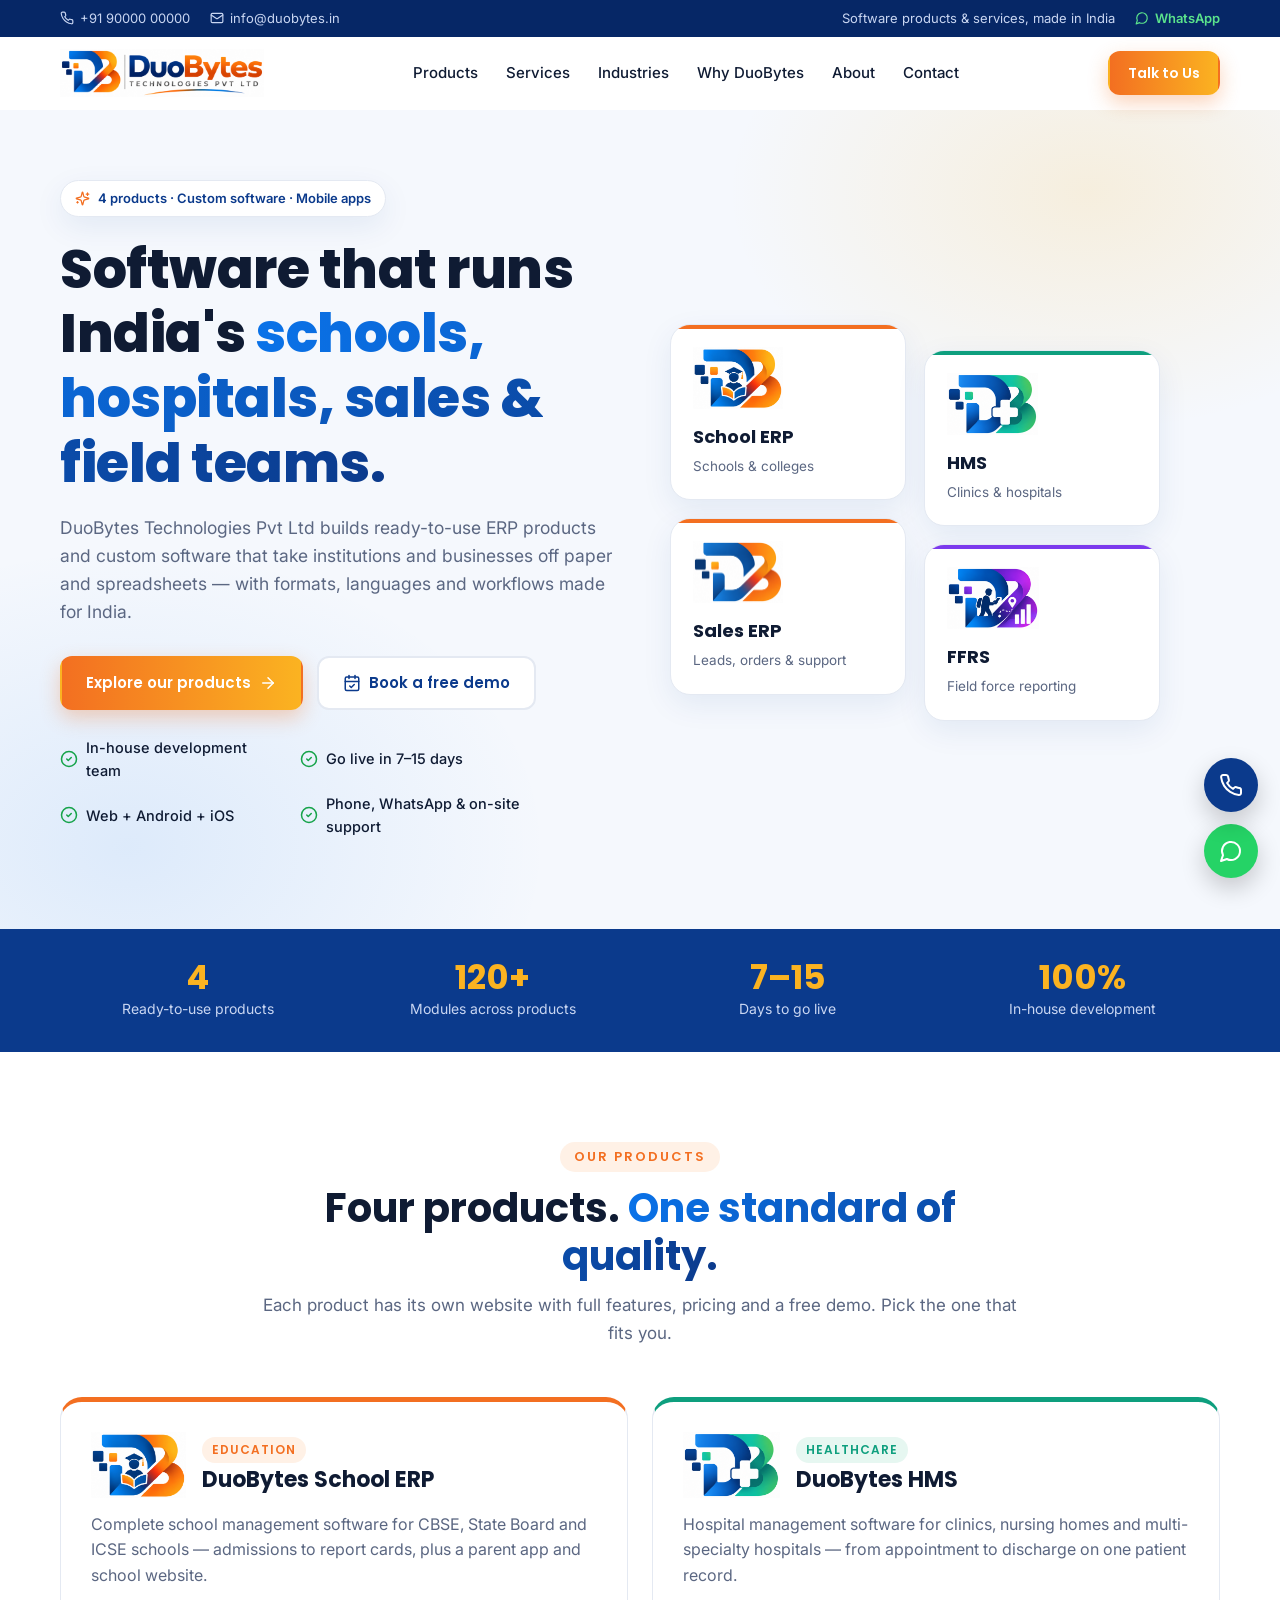
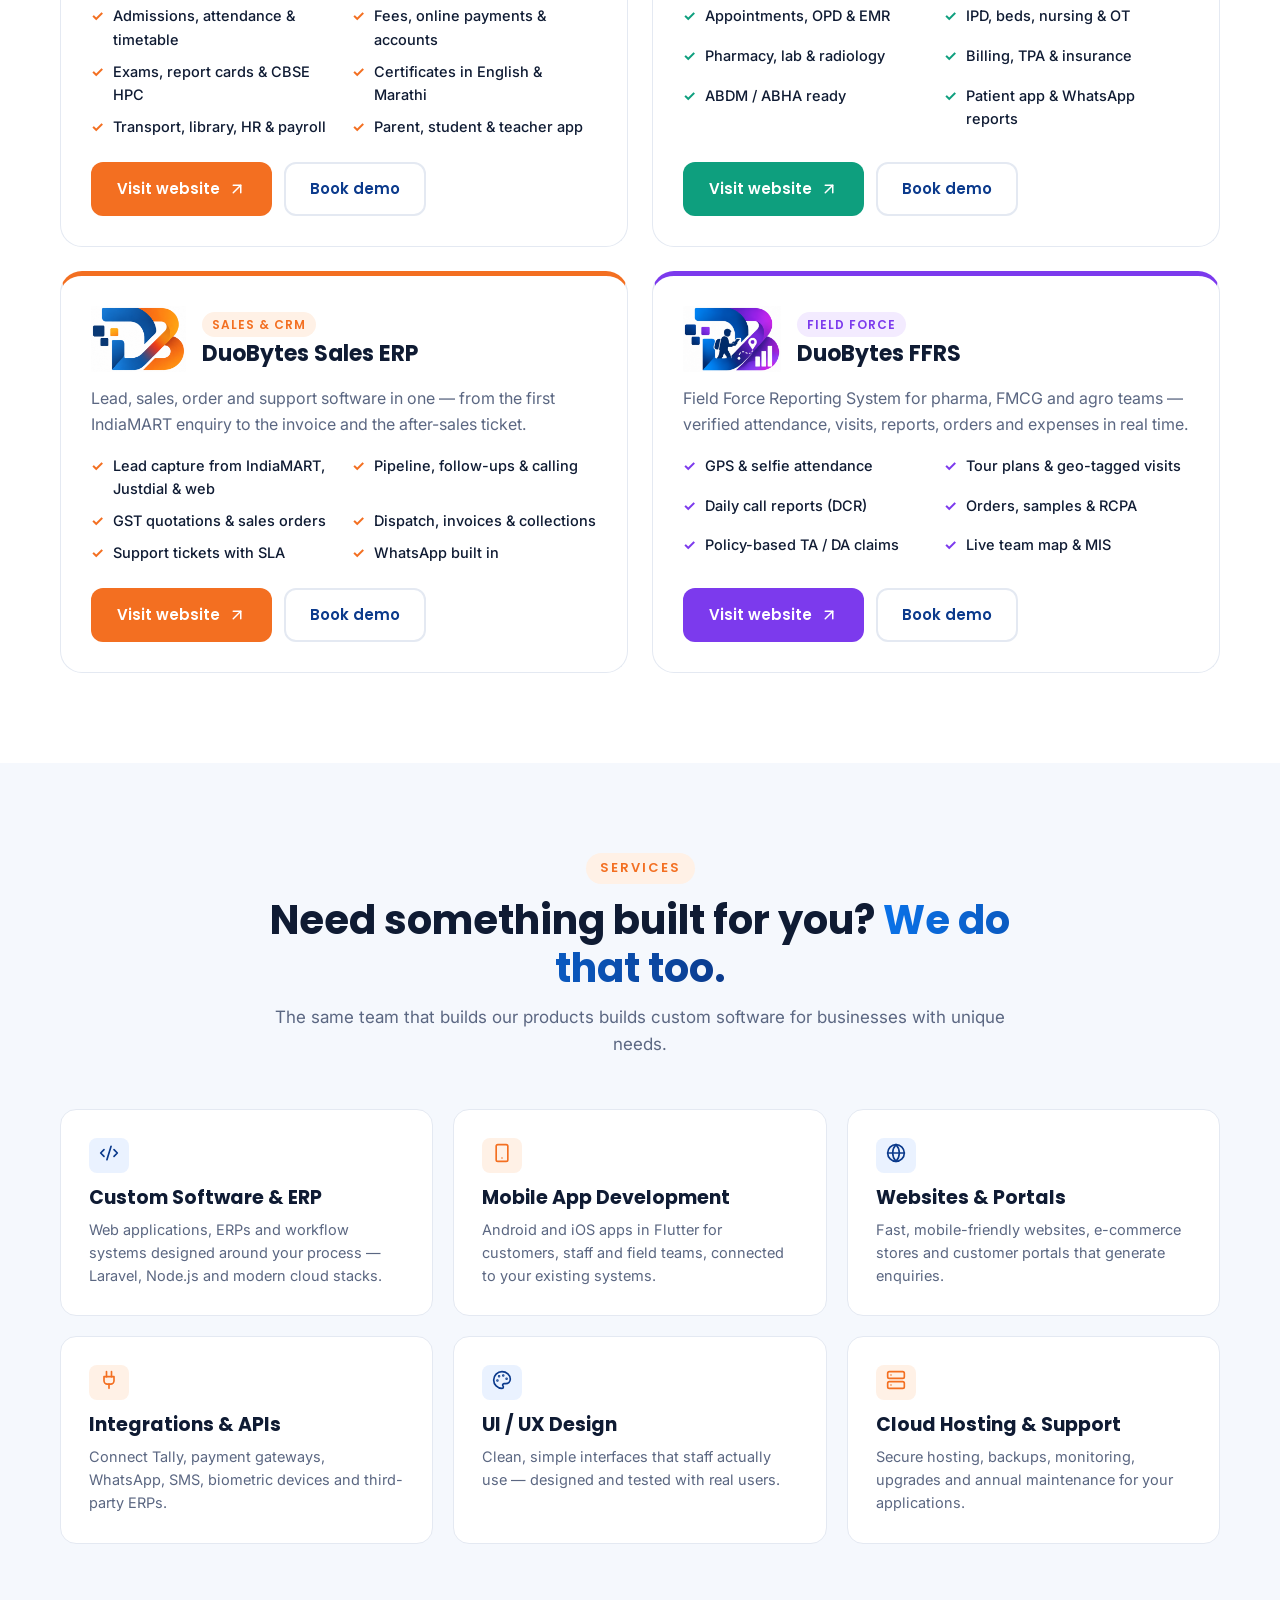
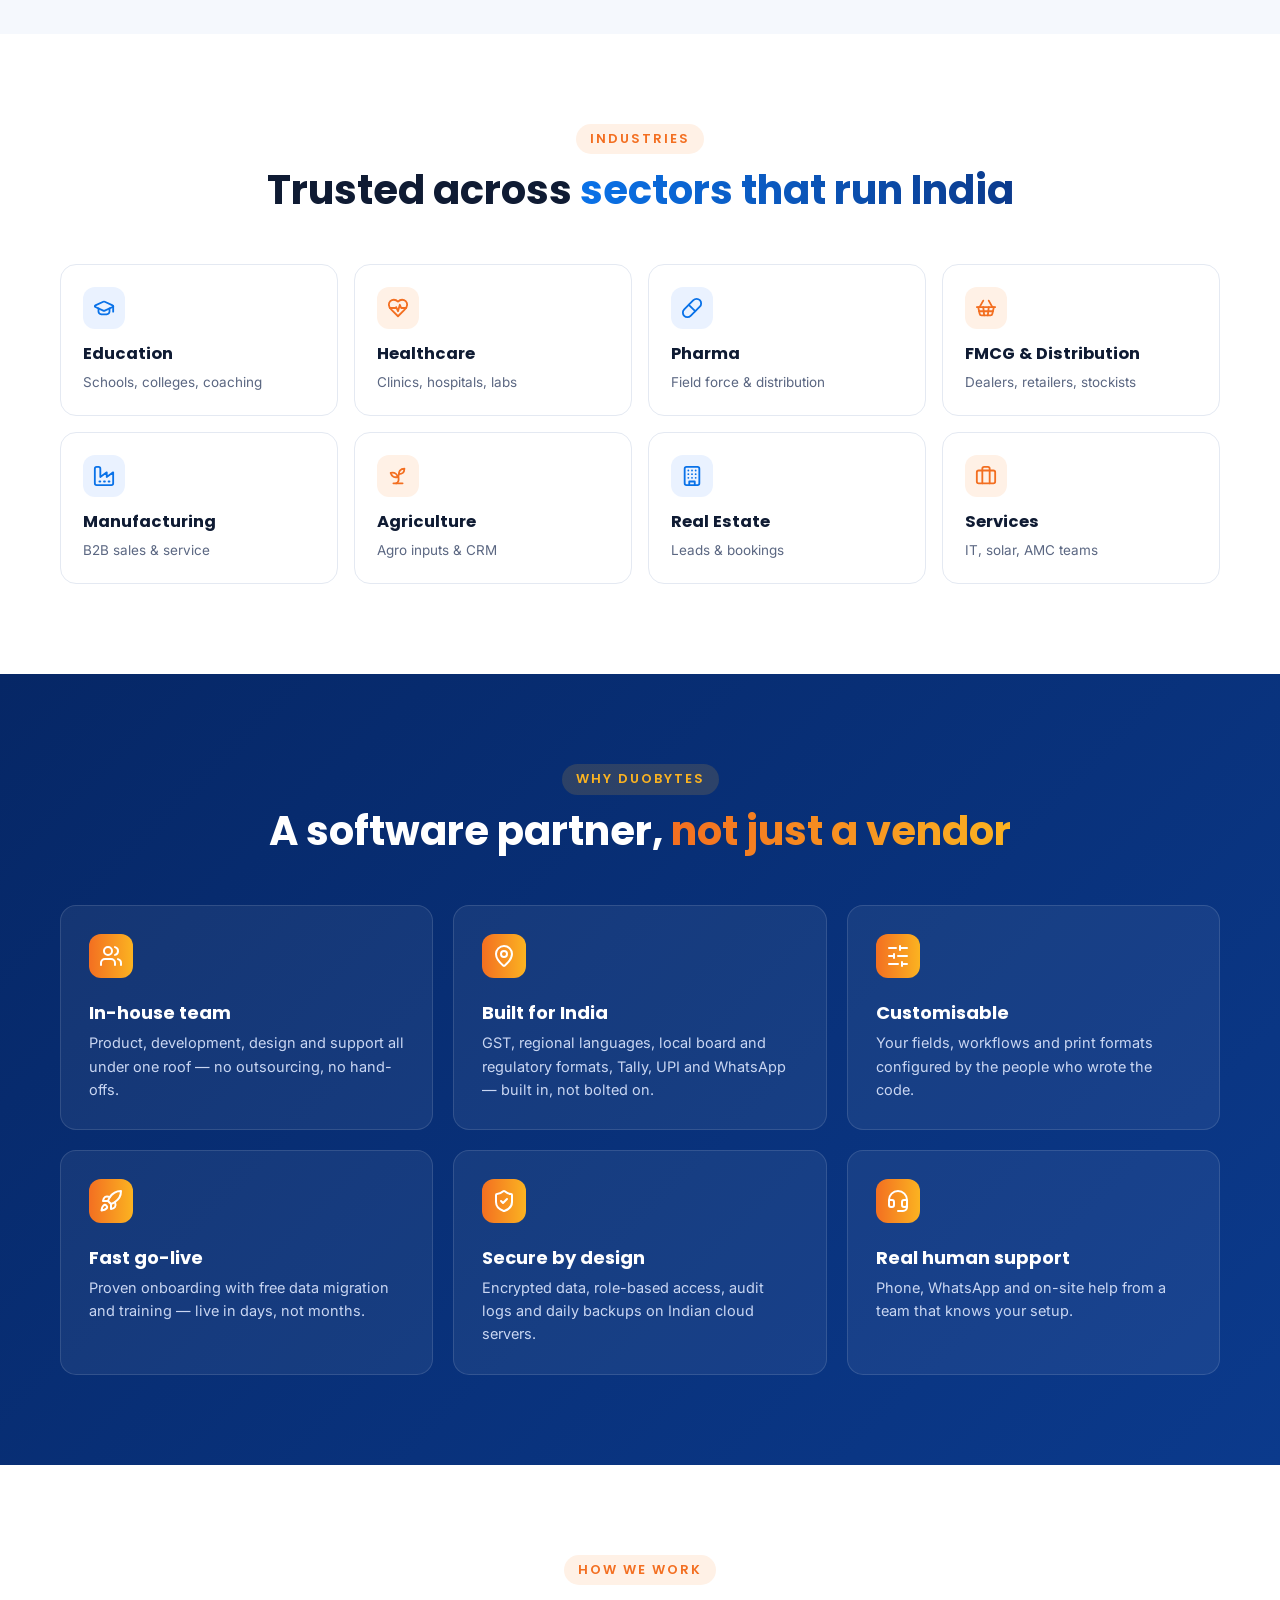
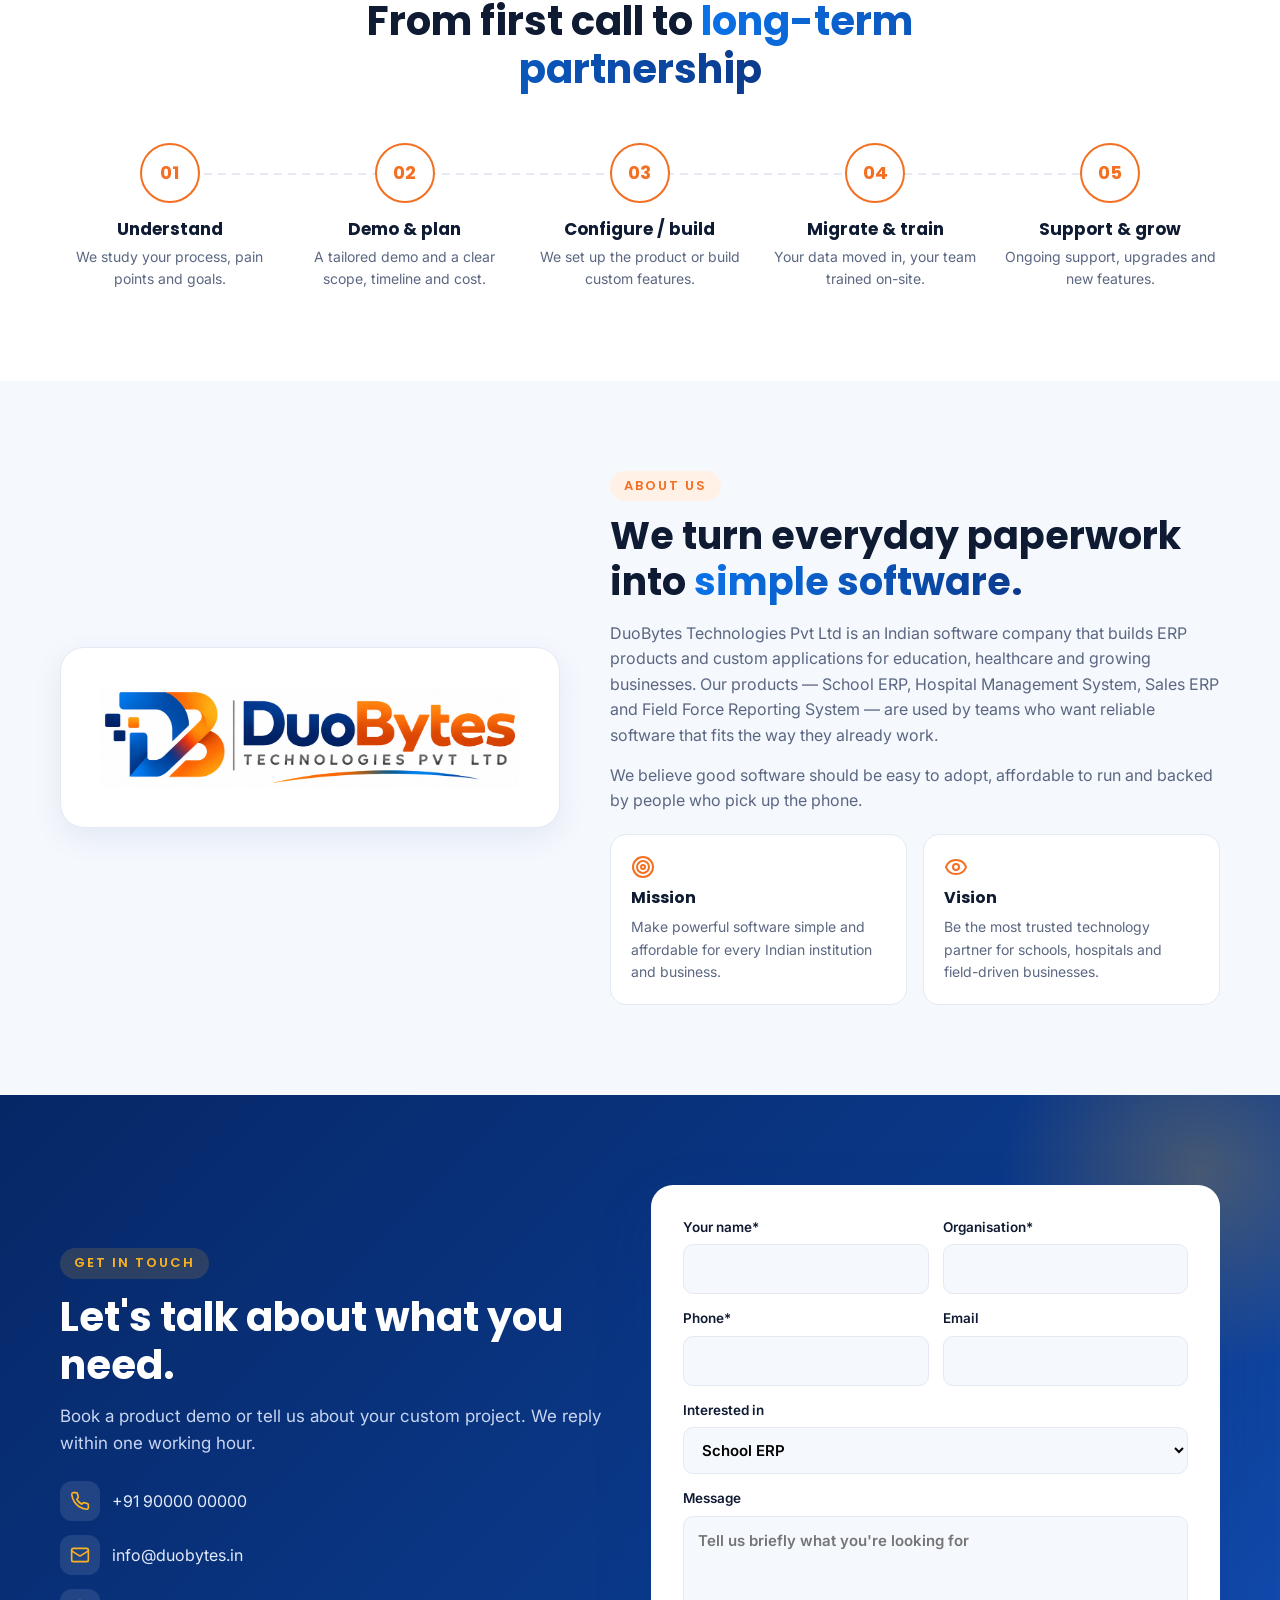
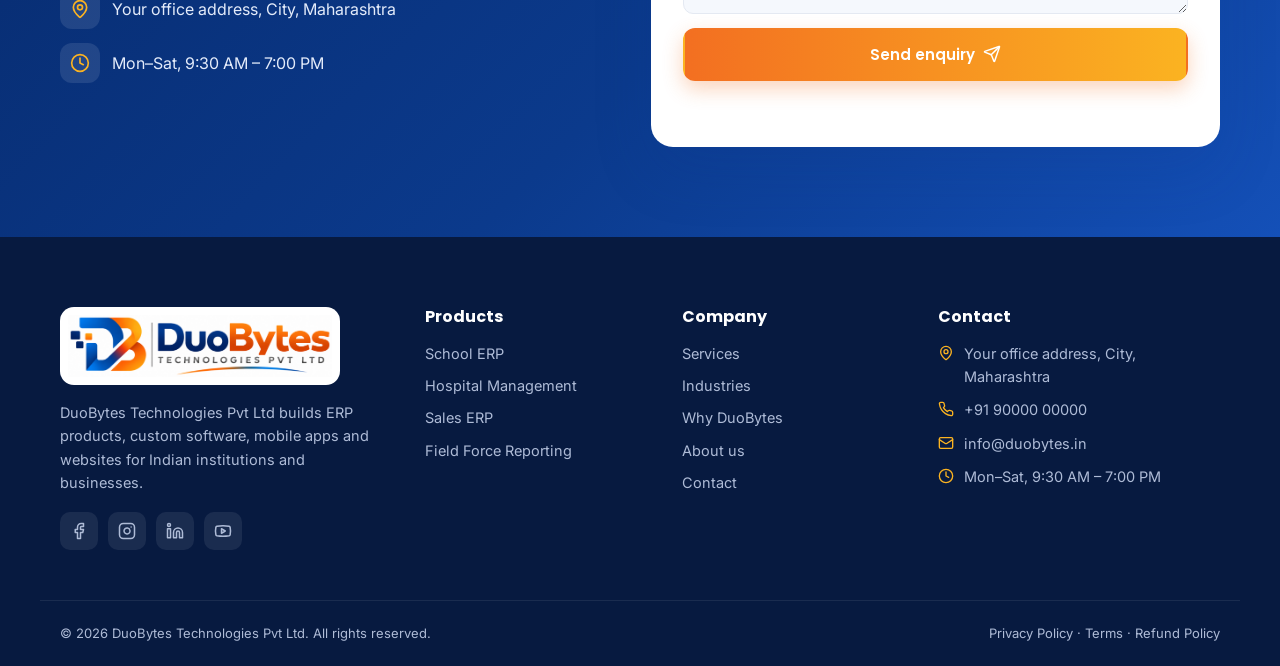
<file: index.html>
<!DOCTYPE html>
<html lang="en-IN" data-product="DuoBytes Technologies">
<head>
<meta charset="UTF-8">
<meta name="viewport" content="width=device-width, initial-scale=1.0">
<title>DuoBytes Technologies Pvt Ltd | School ERP, Hospital, Sales &amp; Field Force Software</title>
<meta name="description" content="DuoBytes Technologies Pvt Ltd builds School ERP, Hospital Management (HMS), Sales ERP and Field Force Reporting (FFRS) software, plus custom software, mobile apps and websites for Indian businesses.">
<!-- SEO:start -->
<meta name="robots" content="index, follow, max-image-preview:large">
<link rel="canonical" href="https://www.duobytes.in/">
<link rel="alternate" hreflang="en-IN" href="https://www.duobytes.in/">
<link rel="icon" type="image/png" href="assets/company-mark.png">
<link rel="apple-touch-icon" href="assets/company-mark.png">
<meta property="og:type" content="website">
<meta property="og:site_name" content="DuoBytes Technologies">
<meta property="og:locale" content="en_IN">
<meta property="og:url" content="https://www.duobytes.in/">
<meta property="og:title" content="DuoBytes Technologies – Software that runs Indian institutions and businesses">
<meta property="og:description" content="DuoBytes Technologies Pvt Ltd builds School ERP, Hospital Management (HMS), Sales ERP and Field Force Reporting (FFRS) software, plus custom software, mobile apps and websites for Indian businesses.">
<meta property="og:image" content="https://www.duobytes.in/assets/company-full.png">
<meta name="twitter:card" content="summary_large_image">
<meta name="twitter:title" content="DuoBytes Technologies – Software that runs Indian institutions and businesses">
<meta name="twitter:description" content="DuoBytes Technologies Pvt Ltd builds School ERP, Hospital Management (HMS), Sales ERP and Field Force Reporting (FFRS) software, plus custom software, mobile apps and websites for Indian businesses.">
<meta name="twitter:image" content="https://www.duobytes.in/assets/company-full.png">
<!-- Paste Google Search Console & Bing verification tags here if you use the "HTML tag" method -->
<!-- <meta name="google-site-verification" content="XXXX"> -->
<!-- <meta name="msvalidate.01" content="XXXX"> -->
<script type="application/ld+json">
{
 "@context": "https://schema.org",
 "@graph": [
  {
   "@type": "Organization",
   "@id": "https://www.duobytes.in/#org",
   "name": "DuoBytes Technologies Pvt Ltd",
   "alternateName": "DuoBytes",
   "url": "https://www.duobytes.in/",
   "logo": "https://www.duobytes.in/assets/company-full.png",
   "email": "info@duobytes.in",
   "telephone": "+91-9000000000",
   "address": {
    "@type": "PostalAddress",
    "addressRegion": "Maharashtra",
    "addressCountry": "IN"
   },
   "sameAs": []
  },
  {
   "@type": "WebSite",
   "@id": "https://www.duobytes.in/#website",
   "url": "https://www.duobytes.in/",
   "name": "DuoBytes Technologies",
   "publisher": {
    "@id": "https://www.duobytes.in/#org"
   },
   "inLanguage": "en-IN"
  },
  {
   "@type": "ItemList",
   "name": "DuoBytes Products",
   "itemListElement": [
    {
     "@type": "ListItem",
     "position": 1,
     "name": "DuoBytes School ERP",
     "url": "https://www.duobytes.in/school-erp/"
    },
    {
     "@type": "ListItem",
     "position": 2,
     "name": "DuoBytes Sales ERP",
     "url": "https://www.duobytes.in/sales-erp/"
    },
    {
     "@type": "ListItem",
     "position": 3,
     "name": "DuoBytes HMS",
     "url": "https://www.duobytes.in/hms/"
    },
    {
     "@type": "ListItem",
     "position": 4,
     "name": "DuoBytes FFRS",
     "url": "https://www.duobytes.in/ffrs/"
    }
   ]
  }
 ]
}
</script>
<script src="js/track.js"></script>
<!-- SEO:end -->
<meta name="theme-color" content="#0B3A8C">
<link rel="preconnect" href="https://fonts.googleapis.com">
<link rel="preconnect" href="https://fonts.gstatic.com" crossorigin>
<link href="https://fonts.googleapis.com/css2?family=Poppins:wght@500;600;700;800&family=Inter:wght@400;500;600&display=swap" rel="stylesheet">
<link rel="stylesheet" href="css/style.css">
</head>
<body class="company">

<div class="topbar">
  <div class="container topbar-in">
    <div class="tb-left">
      <a href="tel:+919000000000"><i data-lucide="phone"></i> +91 90000 00000</a>
      <a href="mailto:info@duobytes.in"><i data-lucide="mail"></i> info@duobytes.in</a>
    </div>
    <div class="tb-right">
      <span>Software products &amp; services, made in India</span>
      <a class="wa" href="https://wa.me/919000000000" target="_blank" rel="noopener"><i data-lucide="message-circle"></i> WhatsApp</a>
    </div>
  </div>
</div>

<header class="header" id="header">
  <div class="container nav">
    <a href="#" class="brand-full"><img src="assets/company-full.png" alt="DuoBytes Technologies Pvt Ltd"></a>
    <nav class="menu" id="menu">
      <a href="#products">Products</a>
      <a href="#services">Services</a>
      <a href="#industries">Industries</a>
      <a href="#why">Why DuoBytes</a>
      <a href="#about">About</a>
      <a href="#contact">Contact</a>
      <a href="#contact" class="btn btn-primary btn-sm menu-cta">Talk to Us</a>
    </nav>
    <a href="#contact" class="btn btn-primary btn-sm hide-m">Talk to Us</a>
    <button class="burger" id="burger" aria-label="Open menu"><i data-lucide="menu"></i></button>
  </div>
</header>

<!-- Hero -->
<section class="hero">
  <div class="container hero-in">
    <div class="hero-copy reveal">
      <span class="pill"><i data-lucide="sparkles"></i> 4 products · Custom software · Mobile apps</span>
      <h1>Software that runs India's <span class="grad">schools, hospitals, sales &amp; field teams.</span></h1>
      <p class="lead">DuoBytes Technologies Pvt Ltd builds ready-to-use ERP products and custom software that take institutions and businesses off paper and spreadsheets — with formats, languages and workflows made for India.</p>
      <div class="hero-cta">
        <a href="#products" class="btn btn-primary">Explore our products <i data-lucide="arrow-right"></i></a>
        <a href="#contact" class="btn btn-ghost"><i data-lucide="calendar-check"></i> Book a free demo</a>
      </div>
      <ul class="checks">
        <li><i data-lucide="check-circle-2"></i> In-house development team</li>
        <li><i data-lucide="check-circle-2"></i> Go live in 7–15 days</li>
        <li><i data-lucide="check-circle-2"></i> Web + Android + iOS</li>
        <li><i data-lucide="check-circle-2"></i> Phone, WhatsApp &amp; on-site support</li>
      </ul>
    </div>
    <div class="hero-visual reveal">
      <div class="pgrid">
        <a href="school-erp/" class="ptile" style="--c:#F36F21"><img src="school-erp/assets/logo-mark.png" alt=""><b>School ERP</b><small>Schools &amp; colleges</small></a>
        <a href="hms/" class="ptile" style="--c:#0E9F7E"><img src="hms/assets/logo-mark.png" alt=""><b>HMS</b><small>Clinics &amp; hospitals</small></a>
        <a href="sales-erp/" class="ptile" style="--c:#F36F21"><img src="sales-erp/assets/logo-mark.png" alt=""><b>Sales ERP</b><small>Leads, orders &amp; support</small></a>
        <a href="ffrs/" class="ptile" style="--c:#7C3AED"><img src="ffrs/assets/logo-mark.png" alt=""><b>FFRS</b><small>Field force reporting</small></a>
      </div>
    </div>
  </div>
</section>

<!-- Stats -->
<div class="strip stats">
  <div class="container stats-in">
    <div><b>4</b><span>Ready-to-use products</span></div>
    <div><b>120+</b><span>Modules across products</span></div>
    <div><b>7–15</b><span>Days to go live</span></div>
    <div><b>100%</b><span>In-house development</span></div>
  </div>
</div>

<!-- Products -->
<section class="section" id="products">
  <div class="container">
    <div class="sec-head reveal">
      <span class="eyebrow">Our products</span>
      <h2>Four products. <span class="grad">One standard of quality.</span></h2>
      <p>Each product has its own website with full features, pricing and a free demo. Pick the one that fits you.</p>
    </div>
    <div class="prod-grid">
      <article class="prod reveal" style="--c:#F36F21;--t:#FFF1E6">
        <div class="prod-top"><img src="school-erp/assets/logo-mark.png" alt=""><div><span class="prod-tag">Education</span><h3>DuoBytes School ERP</h3></div></div>
        <p>Complete school management software for CBSE, State Board and ICSE schools — admissions to report cards, plus a parent app and school website.</p>
        <ul><li>Admissions, attendance &amp; timetable</li><li>Fees, online payments &amp; accounts</li><li>Exams, report cards &amp; CBSE HPC</li><li>Certificates in English &amp; Marathi</li><li>Transport, library, HR &amp; payroll</li><li>Parent, student &amp; teacher app</li></ul>
        <div class="prod-cta"><a href="school-erp/" class="btn btn-primary">Visit website <i data-lucide="arrow-up-right"></i></a><a href="school-erp/#demo" class="btn btn-ghost">Book demo</a></div>
      </article>
      <article class="prod reveal" style="--c:#0E9F7E;--t:#E6F7F1">
        <div class="prod-top"><img src="hms/assets/logo-mark.png" alt=""><div><span class="prod-tag">Healthcare</span><h3>DuoBytes HMS</h3></div></div>
        <p>Hospital management software for clinics, nursing homes and multi-specialty hospitals — from appointment to discharge on one patient record.</p>
        <ul><li>Appointments, OPD &amp; EMR</li><li>IPD, beds, nursing &amp; OT</li><li>Pharmacy, lab &amp; radiology</li><li>Billing, TPA &amp; insurance</li><li>ABDM / ABHA ready</li><li>Patient app &amp; WhatsApp reports</li></ul>
        <div class="prod-cta"><a href="hms/" class="btn btn-primary">Visit website <i data-lucide="arrow-up-right"></i></a><a href="hms/#demo" class="btn btn-ghost">Book demo</a></div>
      </article>
      <article class="prod reveal" style="--c:#F36F21;--t:#FFF1E6">
        <div class="prod-top"><img src="sales-erp/assets/logo-mark.png" alt=""><div><span class="prod-tag">Sales &amp; CRM</span><h3>DuoBytes Sales ERP</h3></div></div>
        <p>Lead, sales, order and support software in one — from the first IndiaMART enquiry to the invoice and the after-sales ticket.</p>
        <ul><li>Lead capture from IndiaMART, Justdial &amp; web</li><li>Pipeline, follow-ups &amp; calling</li><li>GST quotations &amp; sales orders</li><li>Dispatch, invoices &amp; collections</li><li>Support tickets with SLA</li><li>WhatsApp built in</li></ul>
        <div class="prod-cta"><a href="sales-erp/" class="btn btn-primary">Visit website <i data-lucide="arrow-up-right"></i></a><a href="sales-erp/#demo" class="btn btn-ghost">Book demo</a></div>
      </article>
      <article class="prod reveal" style="--c:#7C3AED;--t:#F3EBFF">
        <div class="prod-top"><img src="ffrs/assets/logo-mark.png" alt=""><div><span class="prod-tag">Field Force</span><h3>DuoBytes FFRS</h3></div></div>
        <p>Field Force Reporting System for pharma, FMCG and agro teams — verified attendance, visits, reports, orders and expenses in real time.</p>
        <ul><li>GPS &amp; selfie attendance</li><li>Tour plans &amp; geo-tagged visits</li><li>Daily call reports (DCR)</li><li>Orders, samples &amp; RCPA</li><li>Policy-based TA / DA claims</li><li>Live team map &amp; MIS</li></ul>
        <div class="prod-cta"><a href="ffrs/" class="btn btn-primary">Visit website <i data-lucide="arrow-up-right"></i></a><a href="ffrs/#demo" class="btn btn-ghost">Book demo</a></div>
      </article>
    </div>
  </div>
</section>

<!-- Services -->
<section class="section alt" id="services">
  <div class="container">
    <div class="sec-head reveal">
      <span class="eyebrow">Services</span>
      <h2>Need something built for you? <span class="grad">We do that too.</span></h2>
      <p>The same team that builds our products builds custom software for businesses with unique needs.</p>
    </div>
    <div class="sol-grid">
      <div class="sol reveal"><span class="sol-tag"><i data-lucide="code-2"></i></span><h3>Custom Software &amp; ERP</h3><p>Web applications, ERPs and workflow systems designed around your process — Laravel, Node.js and modern cloud stacks.</p></div>
      <div class="sol reveal"><span class="sol-tag o"><i data-lucide="smartphone"></i></span><h3>Mobile App Development</h3><p>Android and iOS apps in Flutter for customers, staff and field teams, connected to your existing systems.</p></div>
      <div class="sol reveal"><span class="sol-tag"><i data-lucide="globe"></i></span><h3>Websites &amp; Portals</h3><p>Fast, mobile-friendly websites, e-commerce stores and customer portals that generate enquiries.</p></div>
      <div class="sol reveal"><span class="sol-tag o"><i data-lucide="plug"></i></span><h3>Integrations &amp; APIs</h3><p>Connect Tally, payment gateways, WhatsApp, SMS, biometric devices and third-party ERPs.</p></div>
      <div class="sol reveal"><span class="sol-tag"><i data-lucide="palette"></i></span><h3>UI / UX Design</h3><p>Clean, simple interfaces that staff actually use — designed and tested with real users.</p></div>
      <div class="sol reveal"><span class="sol-tag o"><i data-lucide="server"></i></span><h3>Cloud Hosting &amp; Support</h3><p>Secure hosting, backups, monitoring, upgrades and annual maintenance for your applications.</p></div>
    </div>
  </div>
</section>

<!-- Industries -->
<section class="section" id="industries">
  <div class="container">
    <div class="sec-head reveal">
      <span class="eyebrow">Industries</span>
      <h2>Trusted across <span class="grad">sectors that run India</span></h2>
    </div>
    <div class="ind-grid reveal">
      <div><i data-lucide="graduation-cap"></i><b>Education</b><small>Schools, colleges, coaching</small></div>
      <div><i data-lucide="heart-pulse"></i><b>Healthcare</b><small>Clinics, hospitals, labs</small></div>
      <div><i data-lucide="pill"></i><b>Pharma</b><small>Field force &amp; distribution</small></div>
      <div><i data-lucide="shopping-basket"></i><b>FMCG &amp; Distribution</b><small>Dealers, retailers, stockists</small></div>
      <div><i data-lucide="factory"></i><b>Manufacturing</b><small>B2B sales &amp; service</small></div>
      <div><i data-lucide="sprout"></i><b>Agriculture</b><small>Agro inputs &amp; CRM</small></div>
      <div><i data-lucide="building"></i><b>Real Estate</b><small>Leads &amp; bookings</small></div>
      <div><i data-lucide="briefcase"></i><b>Services</b><small>IT, solar, AMC teams</small></div>
    </div>
  </div>
</section>

<!-- Why -->
<section class="section dark" id="why">
  <div class="container">
    <div class="sec-head reveal light">
      <span class="eyebrow">Why DuoBytes</span>
      <h2>A software partner, <span class="grad-o">not just a vendor</span></h2>
    </div>
    <div class="hl-grid">
      <div class="hl reveal"><i data-lucide="users"></i><h3>In-house team</h3><p>Product, development, design and support all under one roof — no outsourcing, no hand-offs.</p></div>
      <div class="hl reveal"><i data-lucide="map-pin"></i><h3>Built for India</h3><p>GST, regional languages, local board and regulatory formats, Tally, UPI and WhatsApp — built in, not bolted on.</p></div>
      <div class="hl reveal"><i data-lucide="sliders-horizontal"></i><h3>Customisable</h3><p>Your fields, workflows and print formats configured by the people who wrote the code.</p></div>
      <div class="hl reveal"><i data-lucide="rocket"></i><h3>Fast go-live</h3><p>Proven onboarding with free data migration and training — live in days, not months.</p></div>
      <div class="hl reveal"><i data-lucide="shield-check"></i><h3>Secure by design</h3><p>Encrypted data, role-based access, audit logs and daily backups on Indian cloud servers.</p></div>
      <div class="hl reveal"><i data-lucide="headset"></i><h3>Real human support</h3><p>Phone, WhatsApp and on-site help from a team that knows your setup.</p></div>
    </div>
  </div>
</section>

<!-- Process -->
<section class="section" id="process">
  <div class="container">
    <div class="sec-head reveal">
      <span class="eyebrow">How we work</span>
      <h2>From first call to <span class="grad">long-term partnership</span></h2>
    </div>
    <div class="steps">
      <div class="step reveal"><span>01</span><h3>Understand</h3><p>We study your process, pain points and goals.</p></div>
      <div class="step reveal"><span>02</span><h3>Demo &amp; plan</h3><p>A tailored demo and a clear scope, timeline and cost.</p></div>
      <div class="step reveal"><span>03</span><h3>Configure / build</h3><p>We set up the product or build custom features.</p></div>
      <div class="step reveal"><span>04</span><h3>Migrate &amp; train</h3><p>Your data moved in, your team trained on-site.</p></div>
      <div class="step reveal"><span>05</span><h3>Support &amp; grow</h3><p>Ongoing support, upgrades and new features.</p></div>
    </div>
  </div>
</section>

<!-- About -->
<section class="section alt" id="about">
  <div class="container about">
    <div class="about-logo reveal"><img src="assets/company-full.png" alt="DuoBytes Technologies Pvt Ltd"></div>
    <div class="about-copy reveal">
      <span class="eyebrow">About us</span>
      <h2>We turn everyday paperwork into <span class="grad">simple software.</span></h2>
      <p>DuoBytes Technologies Pvt Ltd is an Indian software company that builds ERP products and custom applications for education, healthcare and growing businesses. Our products — School ERP, Hospital Management System, Sales ERP and Field Force Reporting System — are used by teams who want reliable software that fits the way they already work.</p>
      <p>We believe good software should be easy to adopt, affordable to run and backed by people who pick up the phone.</p>
      <div class="about-pts">
        <div><i data-lucide="target"></i><b>Mission</b><span>Make powerful software simple and affordable for every Indian institution and business.</span></div>
        <div><i data-lucide="eye"></i><b>Vision</b><span>Be the most trusted technology partner for schools, hospitals and field-driven businesses.</span></div>
      </div>
    </div>
  </div>
</section>

<!-- Contact -->
<section class="section demo" id="contact">
  <div class="container demo-in">
    <div class="demo-copy reveal">
      <span class="eyebrow light">Get in touch</span>
      <h2>Let's talk about what you need.</h2>
      <p>Book a product demo or tell us about your custom project. We reply within one working hour.</p>
      <ul class="contact-list">
        <li><i data-lucide="phone"></i><a href="tel:+919000000000">+91 90000 00000</a></li>
        <li><i data-lucide="mail"></i><a href="mailto:info@duobytes.in">info@duobytes.in</a></li>
        <li><i data-lucide="map-pin"></i><span>Your office address, City, Maharashtra</span></li>
        <li><i data-lucide="clock"></i><span>Mon–Sat, 9:30 AM – 7:00 PM</span></li>
      </ul>
    </div>
    <form class="form reveal" id="demoForm" novalidate>
      <div class="f2">
        <label>Your name*<input name="name" required></label>
        <label>Organisation*<input name="org" required></label>
      </div>
      <div class="f2">
        <label>Phone*<input name="phone" type="tel" required pattern="[0-9+\s-]{10,15}"></label>
        <label>Email<input name="email" type="email"></label>
      </div>
      <label>Interested in
        <select name="interest"><option>School ERP</option><option>Hospital Management (HMS)</option><option>Sales ERP</option><option>Field Force Reporting (FFRS)</option><option>Custom software / app</option><option>Website</option><option>Something else</option></select>
      </label>
      <label>Message<textarea name="message" rows="3" placeholder="Tell us briefly what you're looking for"></textarea></label>
      <button class="btn btn-primary w100" type="submit">Send enquiry <i data-lucide="send"></i></button>
      <p class="form-msg" id="formMsg"></p>
    </form>
  </div>
</section>

<footer class="footer">
  <div class="container foot-grid">
    <div class="foot-brand">
      <div class="foot-logo wide"><img src="assets/company-full.png" alt="DuoBytes Technologies Pvt Ltd"></div>
      <p>DuoBytes Technologies Pvt Ltd builds ERP products, custom software, mobile apps and websites for Indian institutions and businesses.</p>
      <div class="social"><a href="#" aria-label="Facebook"><i data-lucide="facebook"></i></a><a href="#" aria-label="Instagram"><i data-lucide="instagram"></i></a><a href="#" aria-label="LinkedIn"><i data-lucide="linkedin"></i></a><a href="#" aria-label="YouTube"><i data-lucide="youtube"></i></a></div>
    </div>
    <div><h4>Products</h4><a href="school-erp/">School ERP</a><a href="hms/">Hospital Management</a><a href="sales-erp/">Sales ERP</a><a href="ffrs/">Field Force Reporting</a></div>
    <div><h4>Company</h4><a href="#services">Services</a><a href="#industries">Industries</a><a href="#why">Why DuoBytes</a><a href="#about">About us</a><a href="#contact">Contact</a></div>
    <div><h4>Contact</h4>
      <p><i data-lucide="map-pin"></i> Your office address, City, Maharashtra</p>
      <p><i data-lucide="phone"></i> <a href="tel:+919000000000">+91 90000 00000</a></p>
      <p><i data-lucide="mail"></i> <a href="mailto:info@duobytes.in">info@duobytes.in</a></p>
      <p><i data-lucide="clock"></i> Mon–Sat, 9:30 AM – 7:00 PM</p>
    </div>
  </div>
  <div class="container foot-bottom">
    <span>© <span id="yr"></span> DuoBytes Technologies Pvt Ltd. All rights reserved.</span>
    <span><a href="privacy-policy.html">Privacy Policy</a> · <a href="terms.html">Terms</a> · <a href="terms.html#refund">Refund Policy</a></span>
  </div>
</footer>

<a class="fab wa" href="https://wa.me/919000000000" target="_blank" rel="noopener" aria-label="WhatsApp"><i data-lucide="message-circle"></i></a>
<a class="fab call" href="tel:+919000000000" aria-label="Call"><i data-lucide="phone"></i></a>
<div class="mbar"><a href="tel:+919000000000"><i data-lucide="phone"></i> Call</a><a href="#contact" class="mb-p">Talk to Us</a></div>

<script src="js/lucide.min.js"></script>
<script src="js/main.js"></script>
</body>
</html>
</file>
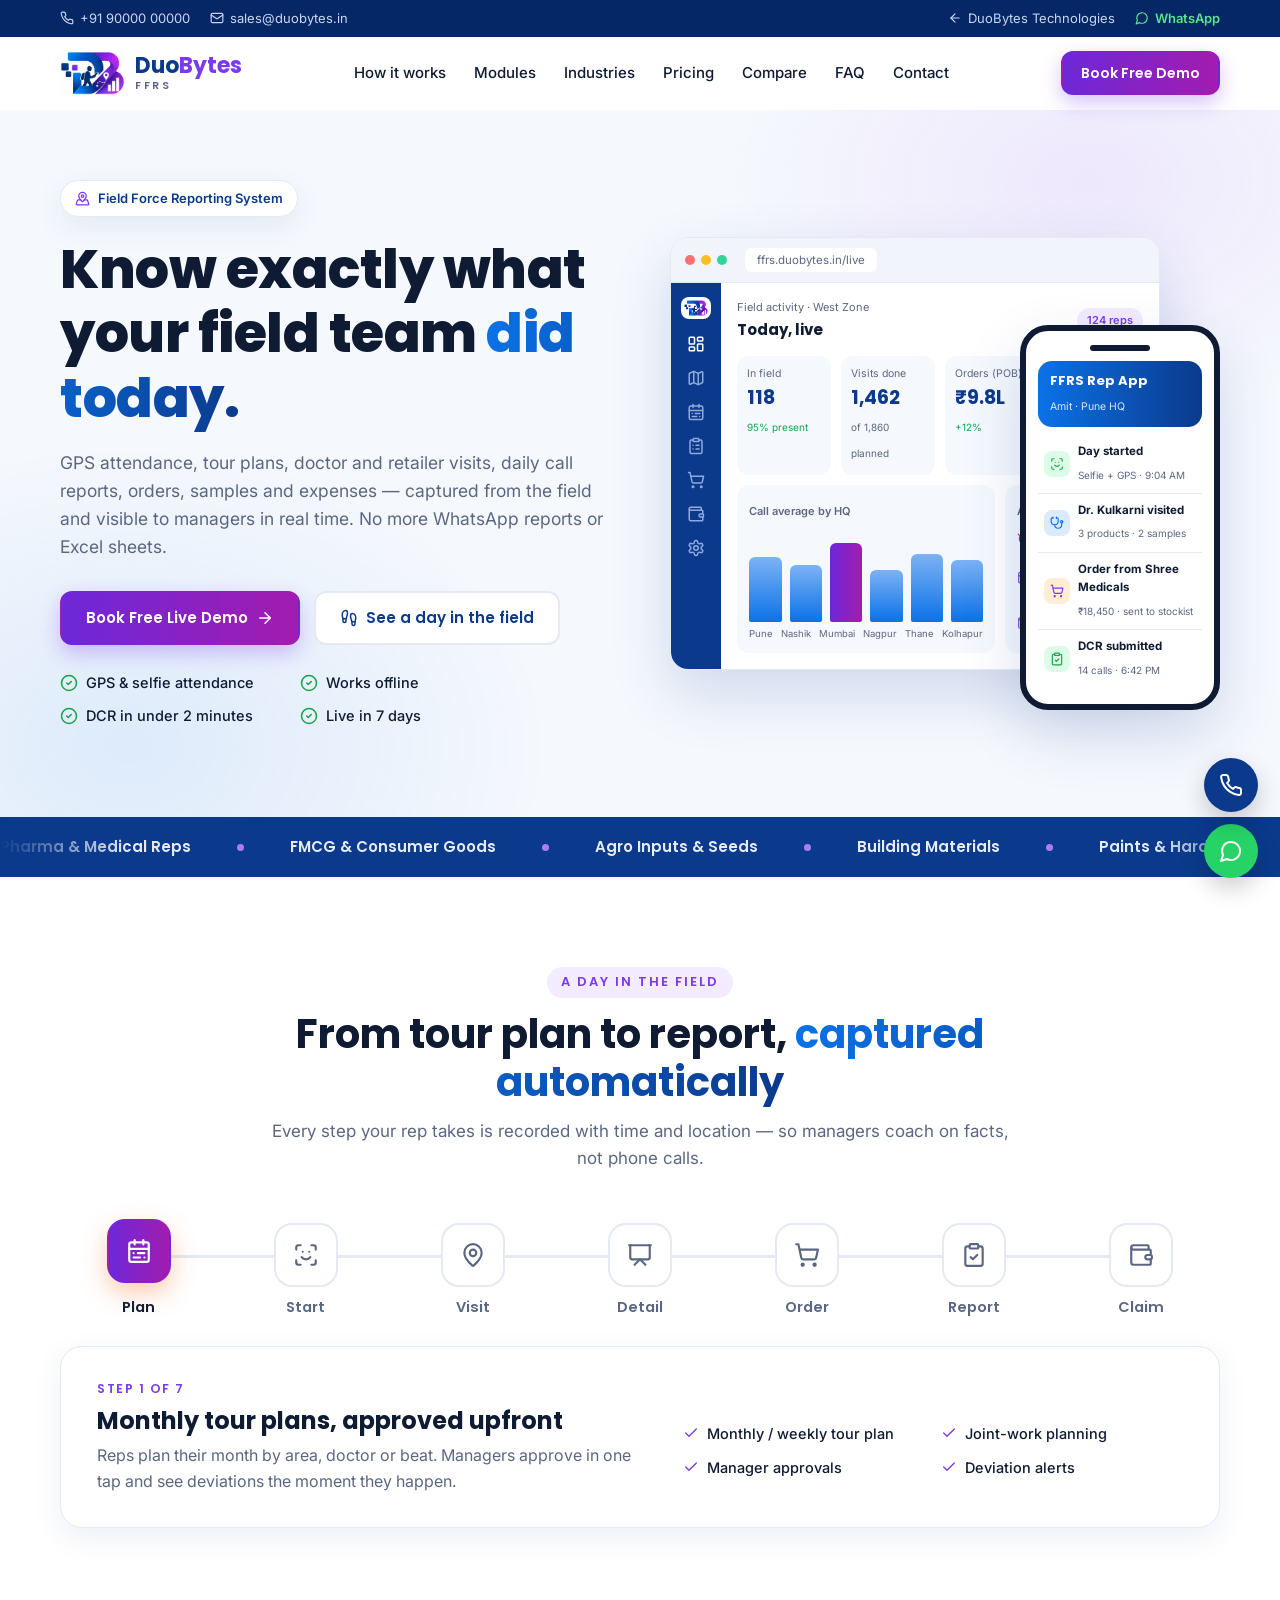
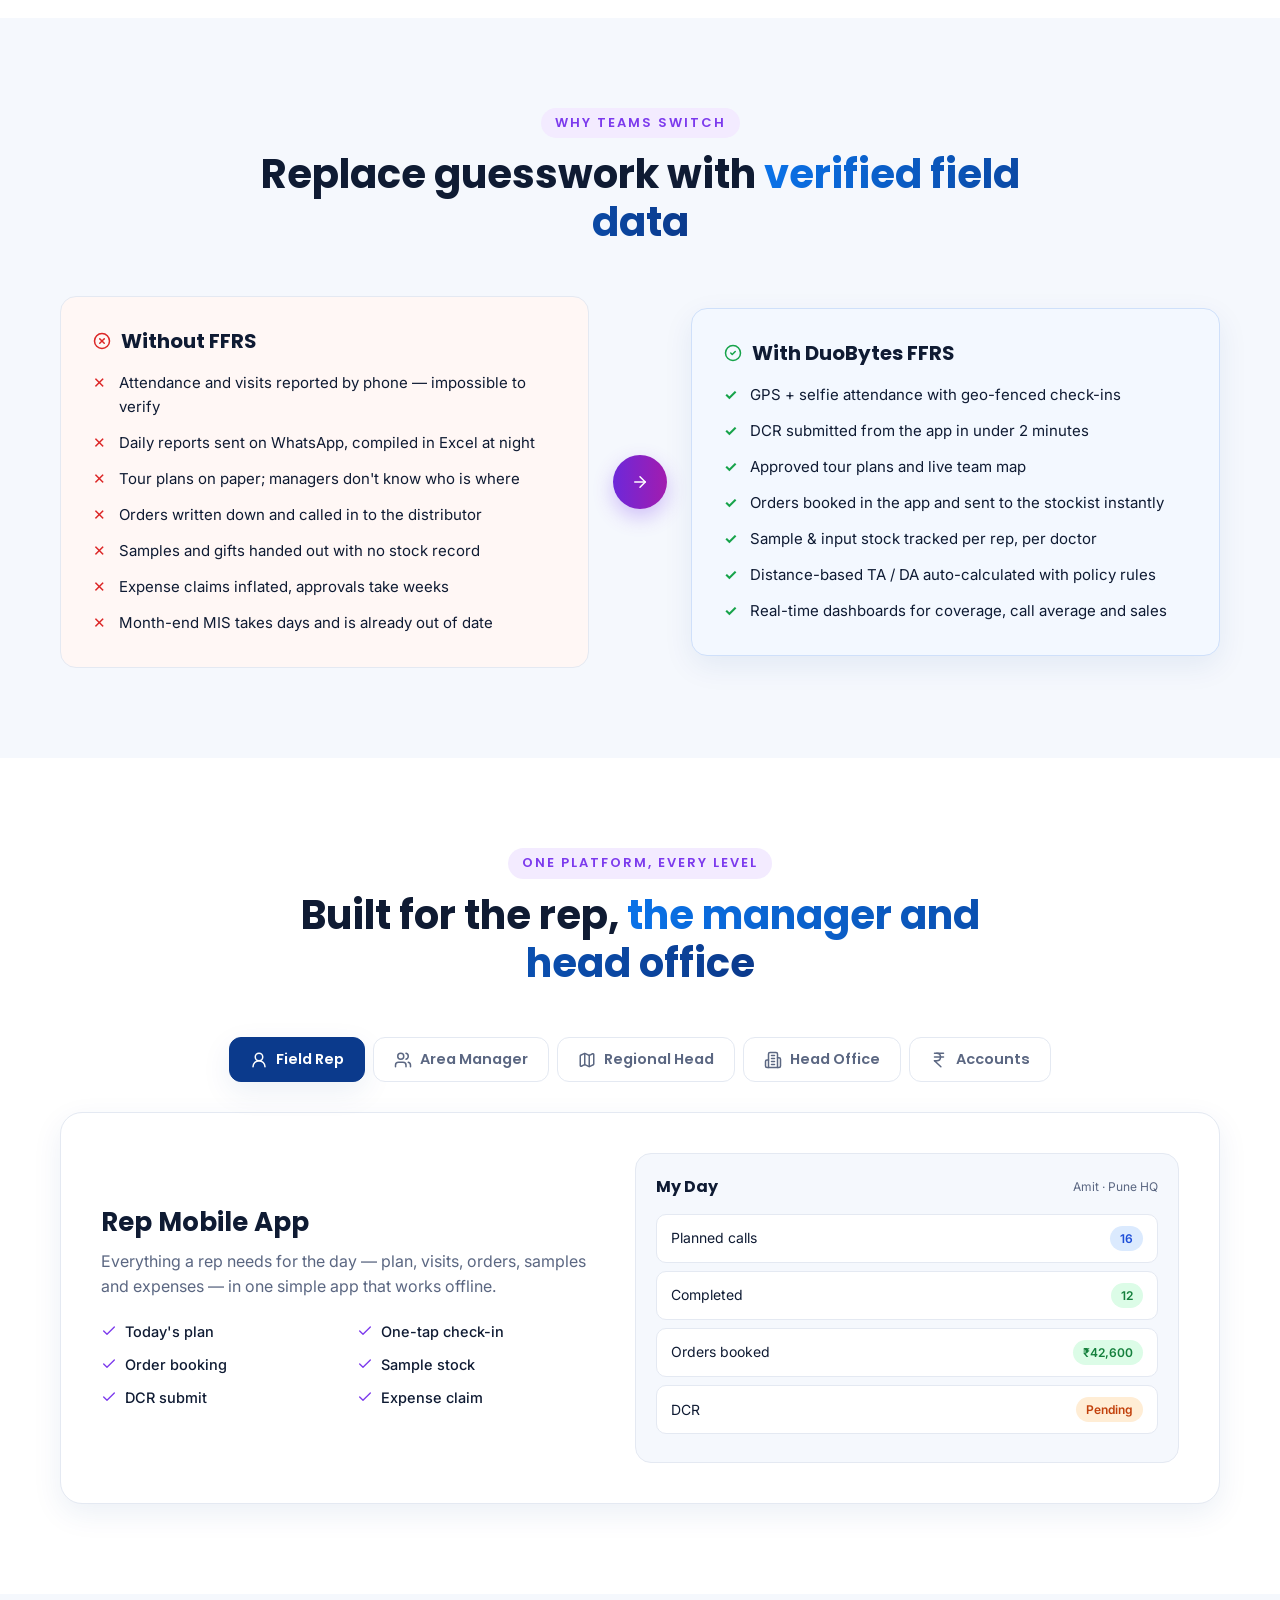
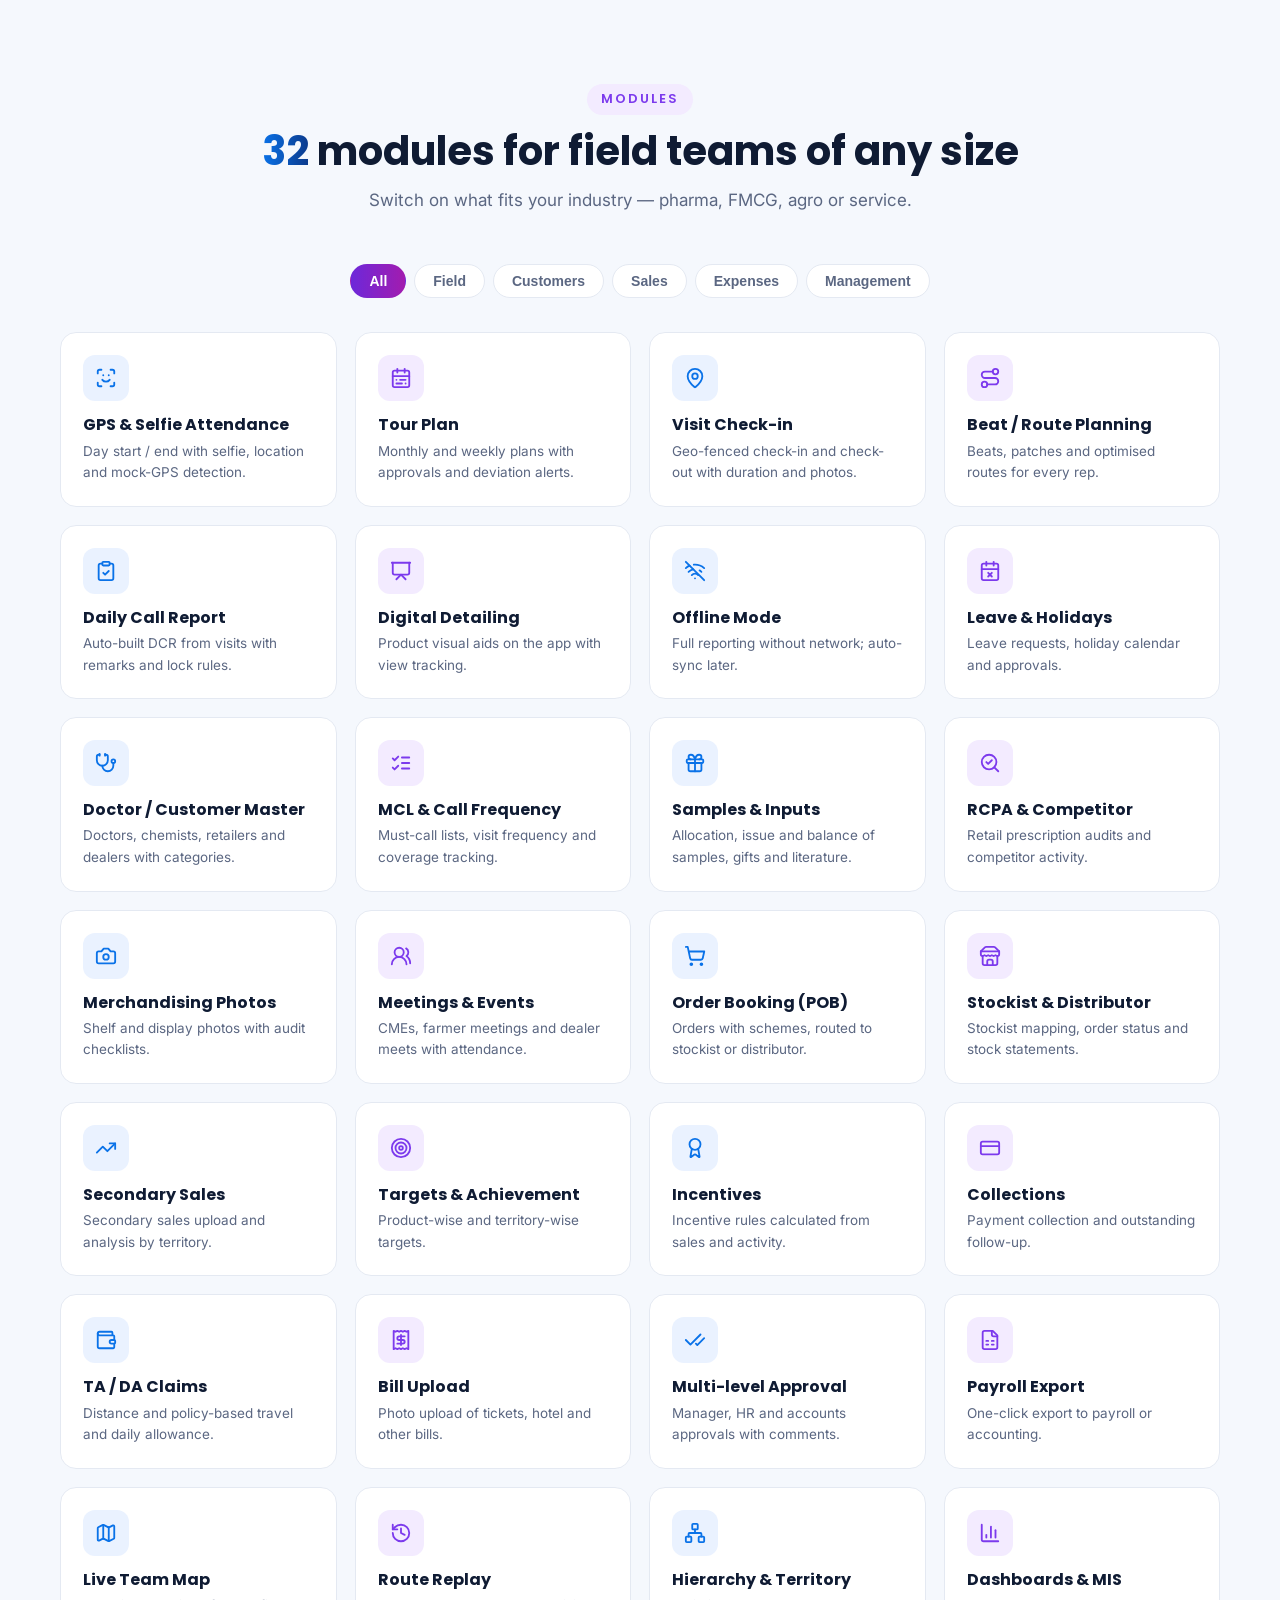
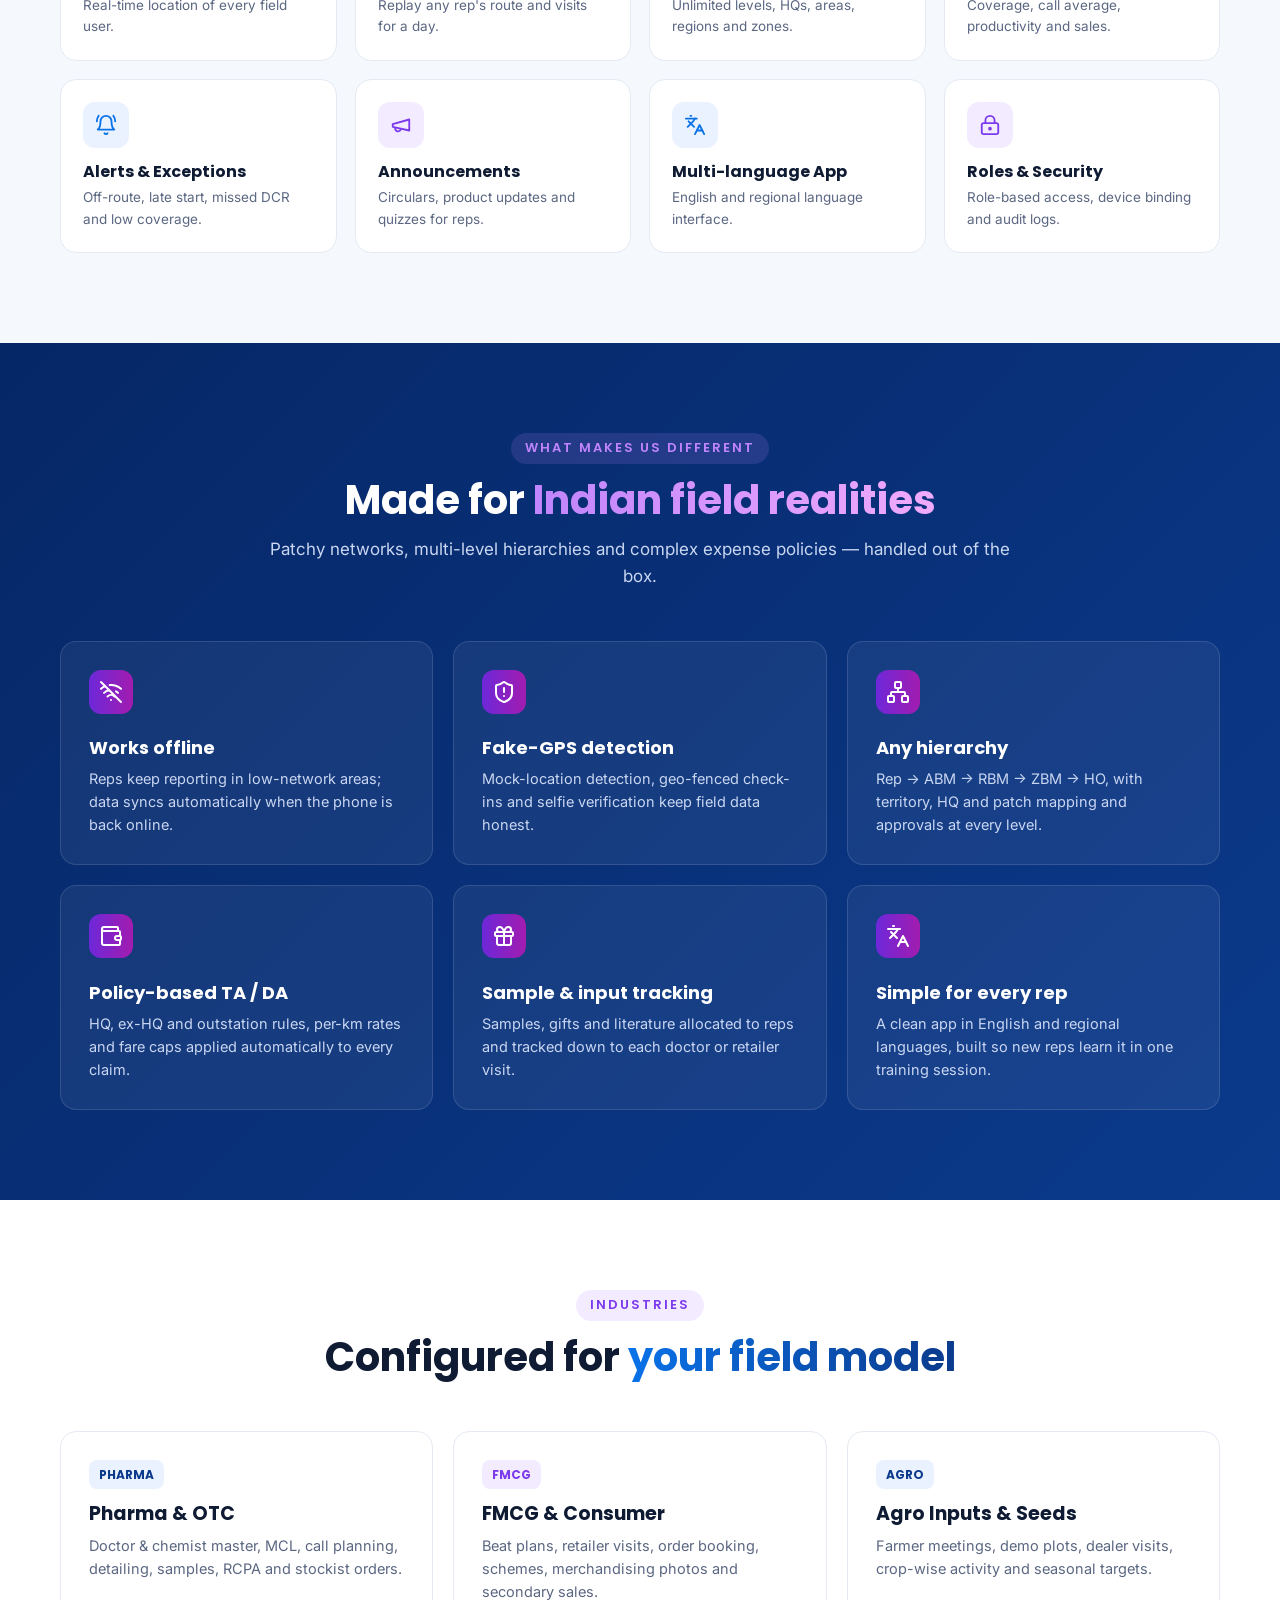
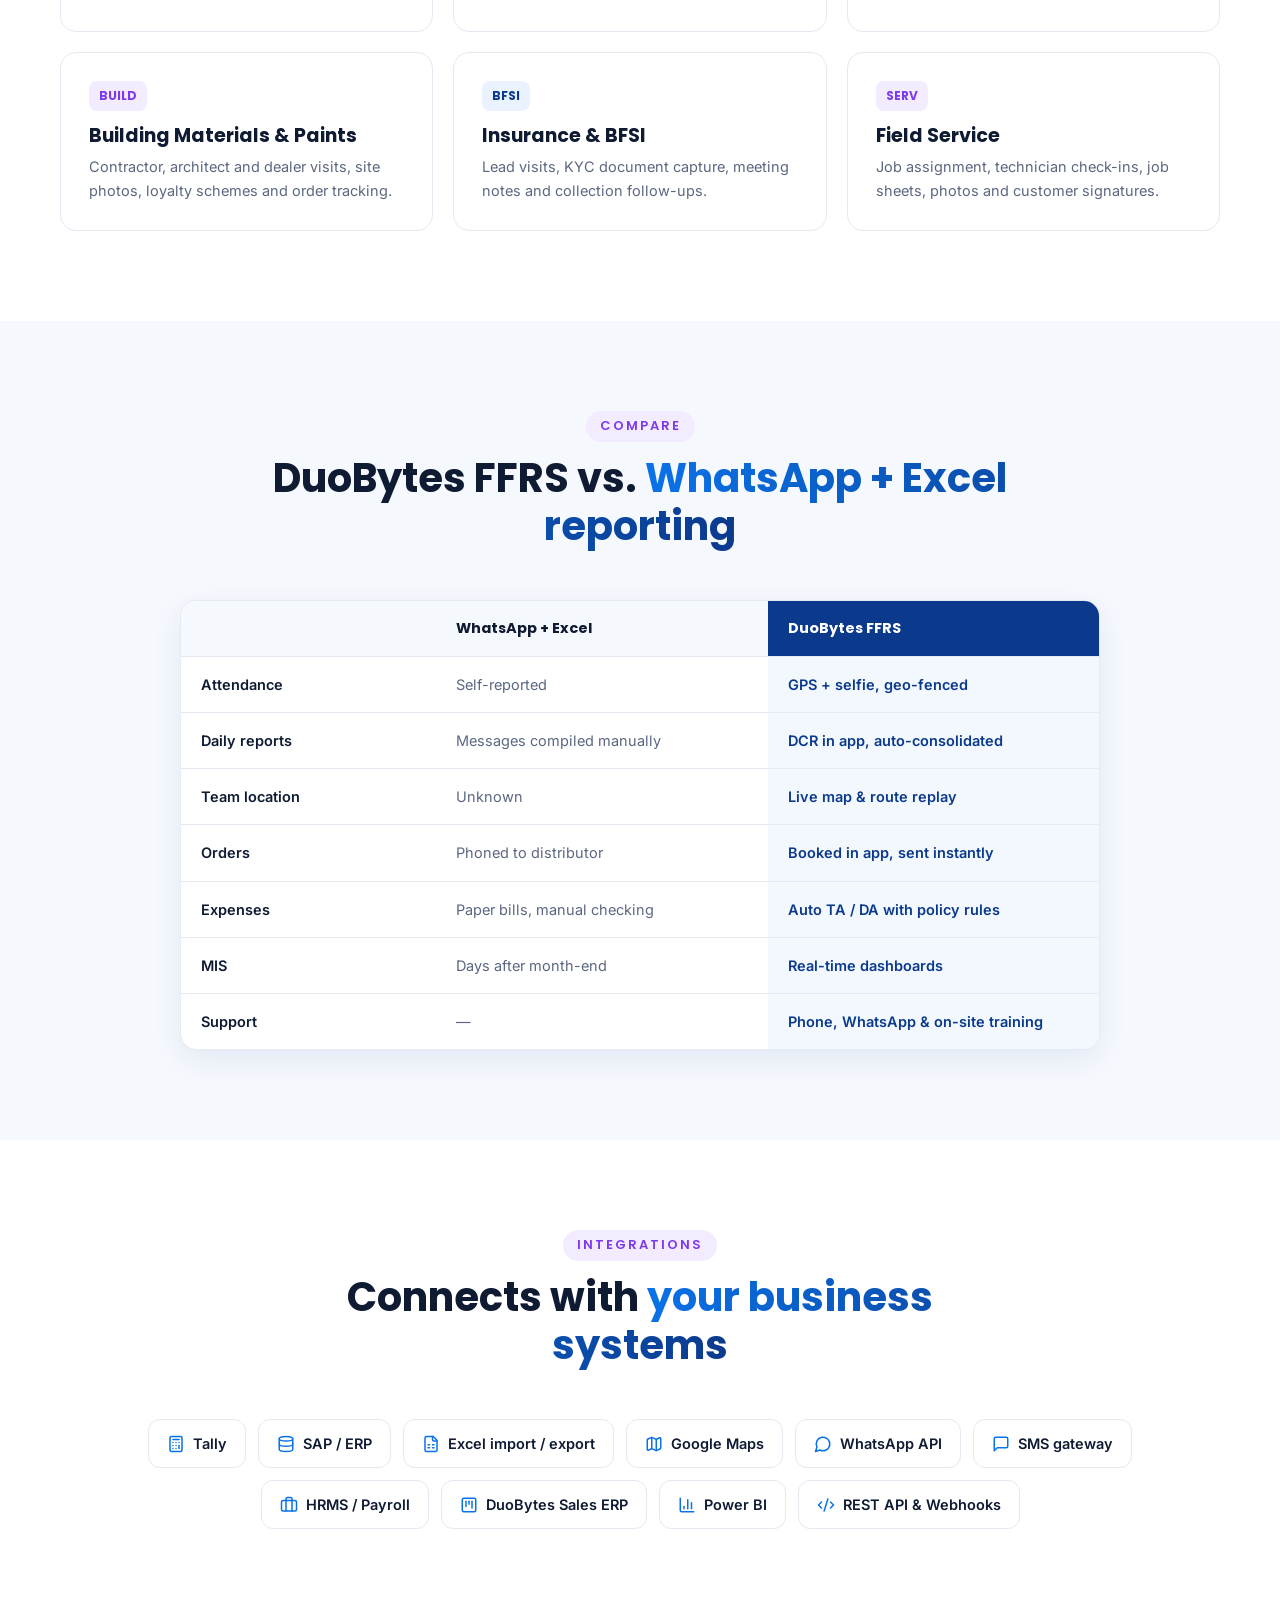
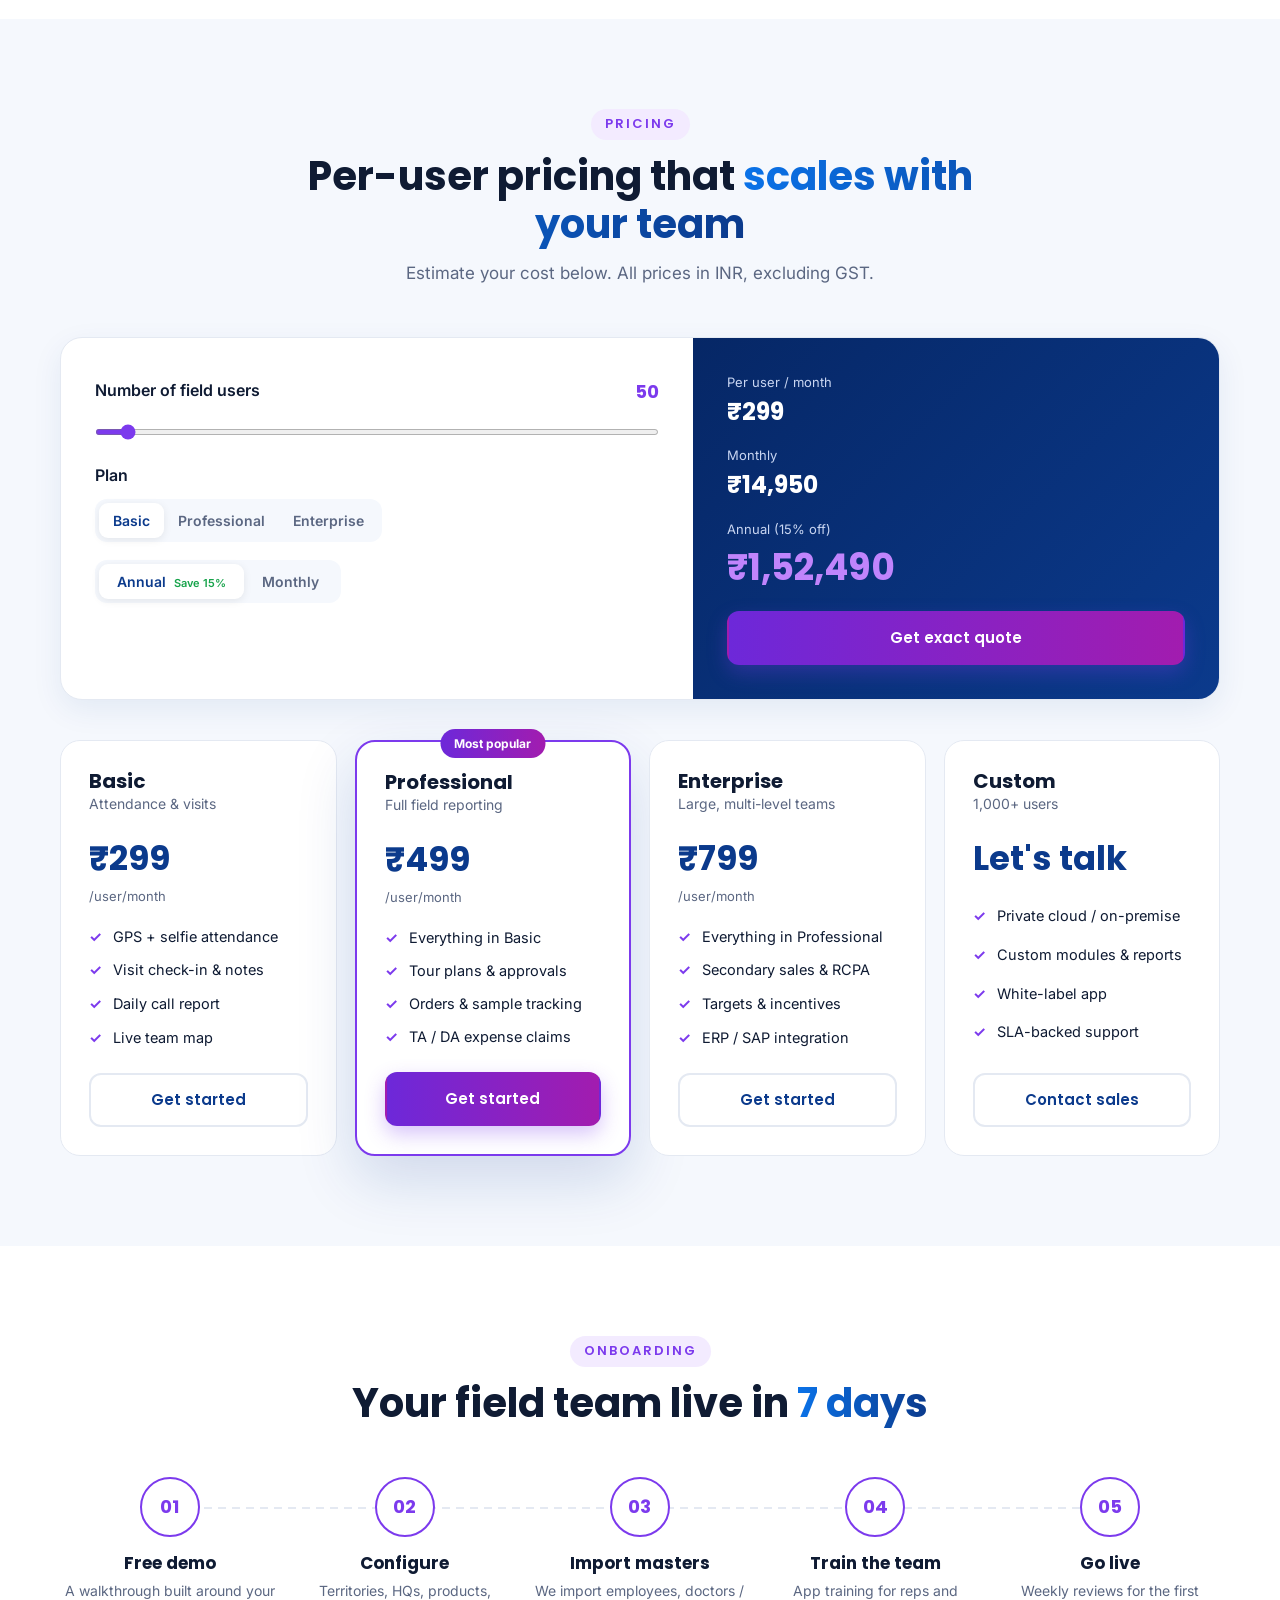
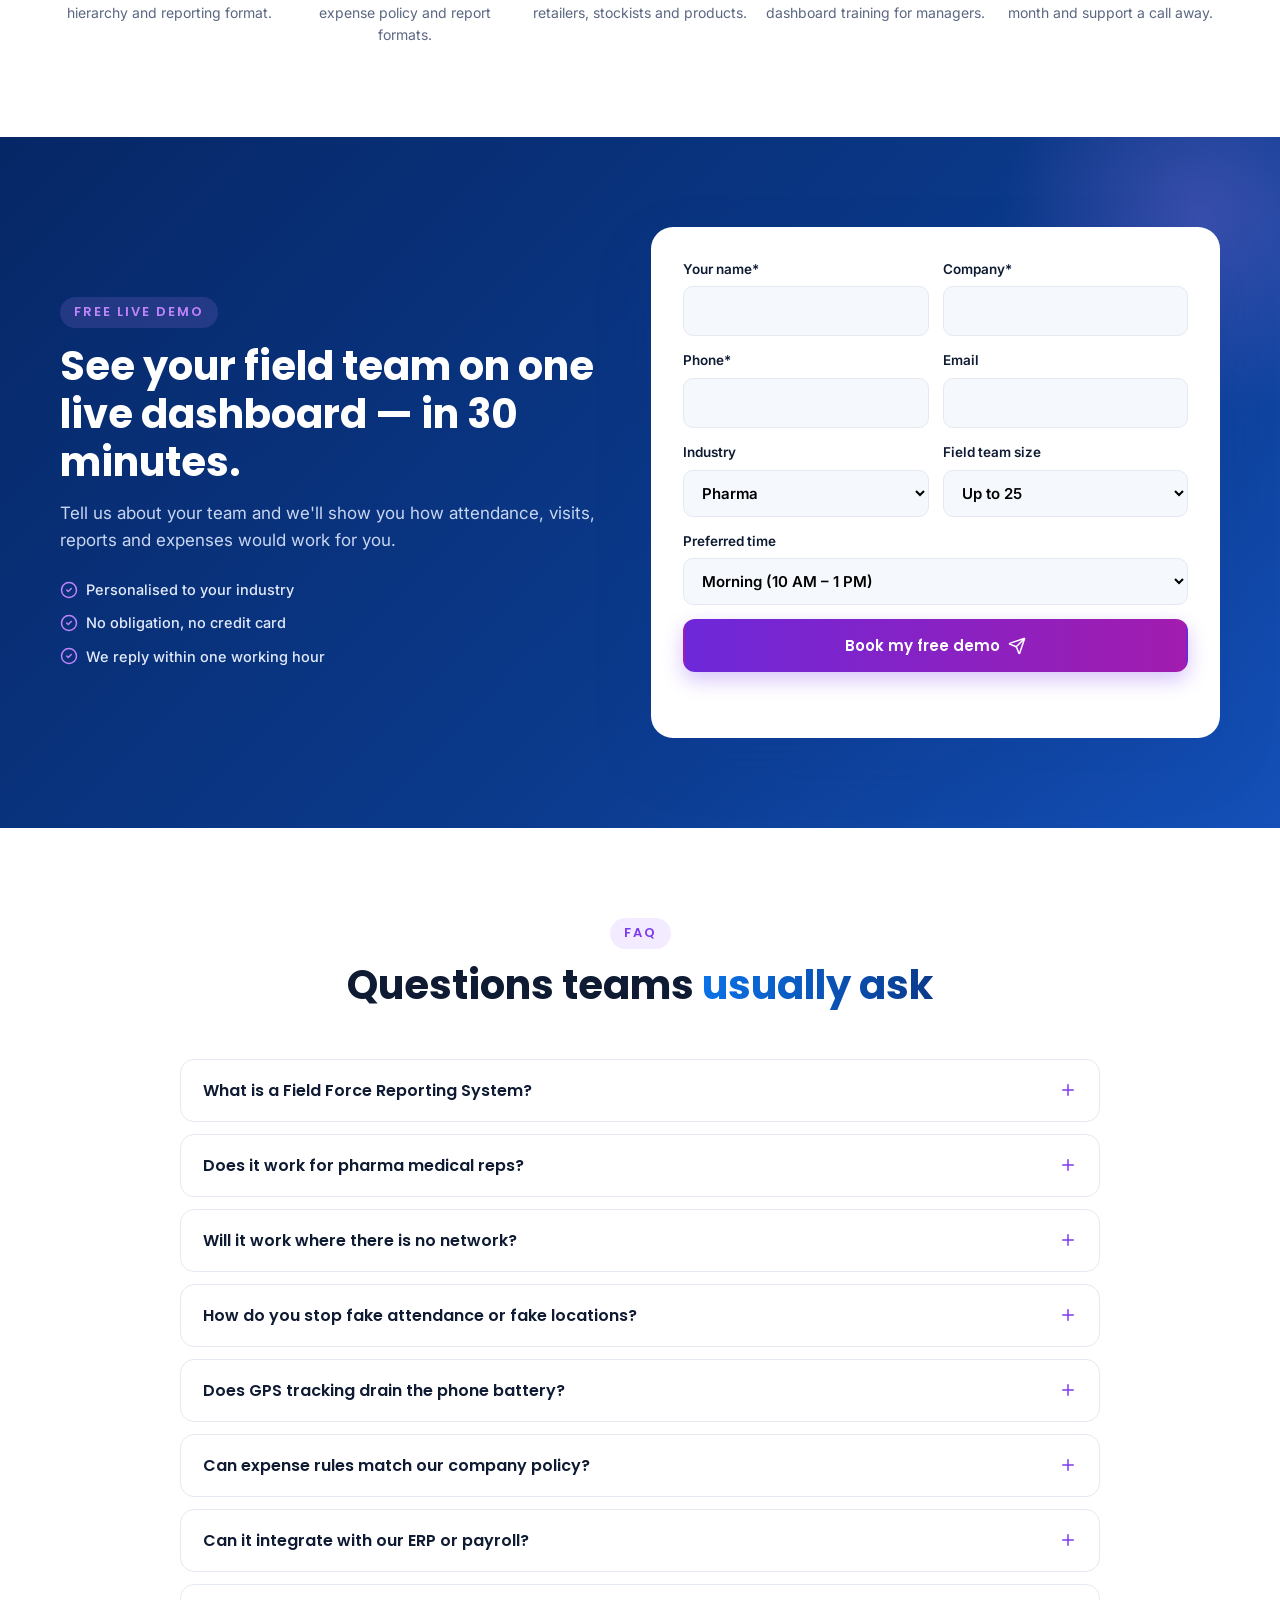
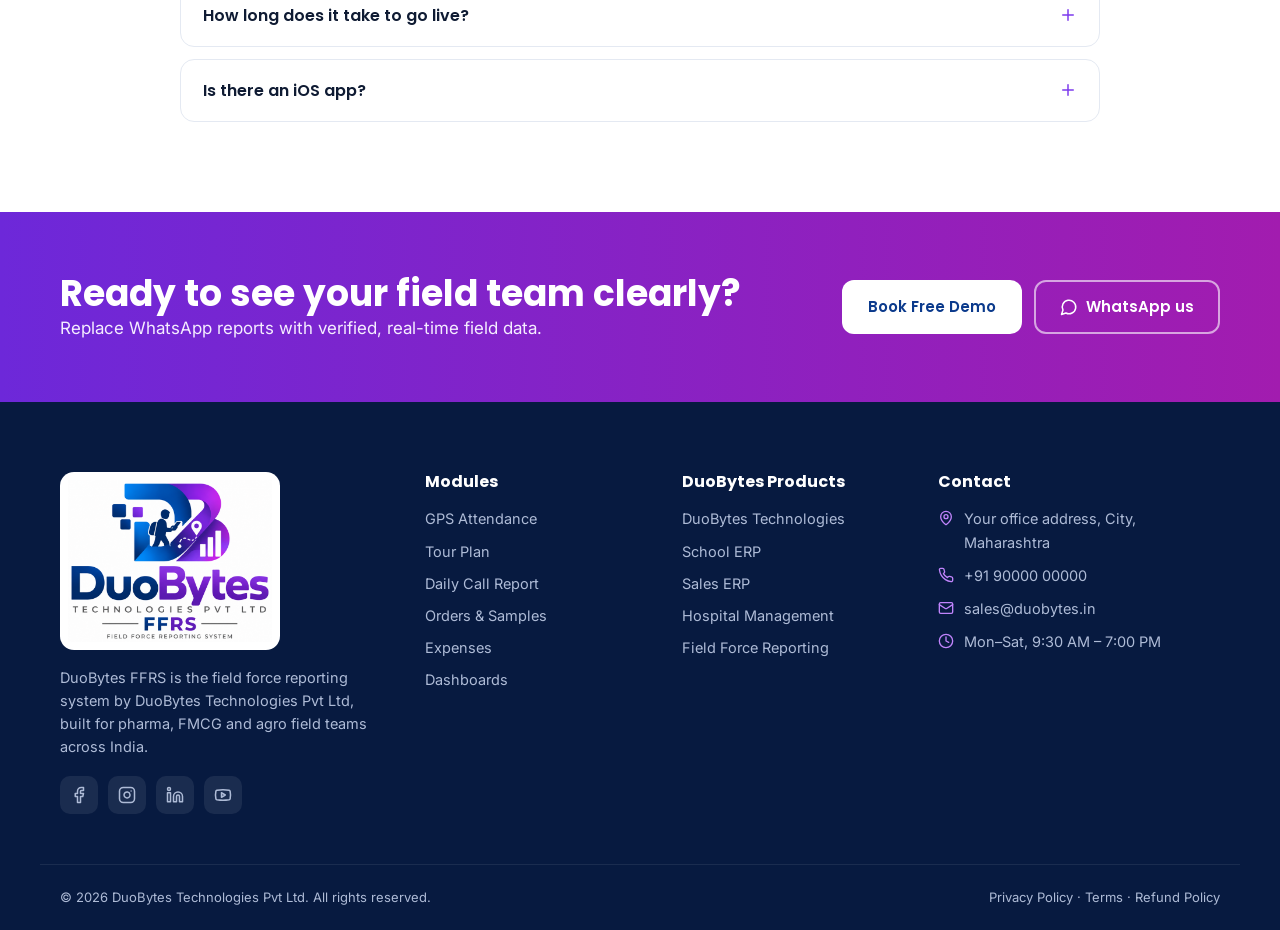
<file: ffrs/index.html>
<!DOCTYPE html>
<html lang="en-IN" data-product="DuoBytes FFRS">
<head>
<meta charset="UTF-8">
<meta name="viewport" content="width=device-width, initial-scale=1.0">
<title>DuoBytes FFRS | Field Force Reporting &amp; Tracking Software</title>
<meta name="description" content="DuoBytes FFRS – Field Force Reporting System with GPS attendance, tour plans, doctor &amp; retailer visits, DCR, orders, samples, expenses and live dashboards for pharma, FMCG and agro field teams.">
<!-- SEO:start -->
<meta name="robots" content="index, follow, max-image-preview:large">
<meta name="keywords" content="field force reporting system, field force automation, MR reporting app, DCR software, pharma SFA, GPS attendance app">
<link rel="canonical" href="https://www.duobytes.in/ffrs/">
<link rel="alternate" hreflang="en-IN" href="https://www.duobytes.in/ffrs/">
<link rel="icon" type="image/png" href="assets/logo-mark.png">
<link rel="apple-touch-icon" href="assets/logo-mark.png">
<meta property="og:type" content="website">
<meta property="og:site_name" content="DuoBytes Technologies">
<meta property="og:locale" content="en_IN">
<meta property="og:url" content="https://www.duobytes.in/ffrs/">
<meta property="og:title" content="DuoBytes FFRS – Know what your field team did today">
<meta property="og:description" content="DuoBytes FFRS – Field Force Reporting System with GPS attendance, tour plans, doctor &amp; retailer visits, DCR, orders, samples, expenses and live dashboards for pharma, FMCG and agro field teams.">
<meta property="og:image" content="https://www.duobytes.in/ffrs/assets/logo-full.png">
<meta name="twitter:card" content="summary_large_image">
<meta name="twitter:title" content="DuoBytes FFRS – Know what your field team did today">
<meta name="twitter:description" content="DuoBytes FFRS – Field Force Reporting System with GPS attendance, tour plans, doctor &amp; retailer visits, DCR, orders, samples, expenses and live dashboards for pharma, FMCG and agro field teams.">
<meta name="twitter:image" content="https://www.duobytes.in/ffrs/assets/logo-full.png">
<script type="application/ld+json">
{
 "@context": "https://schema.org",
 "@graph": [
  {
   "@type": "Organization",
   "@id": "https://www.duobytes.in/#org",
   "name": "DuoBytes Technologies Pvt Ltd",
   "alternateName": "DuoBytes",
   "url": "https://www.duobytes.in/",
   "logo": "https://www.duobytes.in/assets/company-full.png",
   "email": "info@duobytes.in",
   "telephone": "+91-9000000000",
   "address": {
    "@type": "PostalAddress",
    "addressRegion": "Maharashtra",
    "addressCountry": "IN"
   },
   "sameAs": []
  },
  {
   "@type": "SoftwareApplication",
   "name": "DuoBytes FFRS",
   "url": "https://www.duobytes.in/ffrs/",
   "image": "https://www.duobytes.in/ffrs/assets/logo-full.png",
   "description": "DuoBytes FFRS – Field Force Reporting System with GPS attendance, tour plans, doctor &amp; retailer visits, DCR, orders, samples, expenses and live dashboards for pharma, FMCG and agro field teams.",
   "applicationCategory": "BusinessApplication",
   "operatingSystem": "Web, Android, iOS",
   "publisher": {
    "@id": "https://www.duobytes.in/#org"
   },
   "offers": {
    "@type": "Offer",
    "price": "299",
    "priceCurrency": "INR",
    "description": "Starting price per user per month, excluding GST",
    "url": "https://www.duobytes.in/ffrs/#pricing"
   }
  },
  {
   "@type": "BreadcrumbList",
   "itemListElement": [
    {
     "@type": "ListItem",
     "position": 1,
     "name": "DuoBytes Technologies",
     "item": "https://www.duobytes.in/"
    },
    {
     "@type": "ListItem",
     "position": 2,
     "name": "DuoBytes FFRS",
     "item": "https://www.duobytes.in/ffrs/"
    }
   ]
  },
  {
   "@type": "FAQPage",
   "mainEntity": [
    {
     "@type": "Question",
     "name": "What is a Field Force Reporting System?",
     "acceptedAnswer": {
      "@type": "Answer",
      "text": "It's software that records what your field team does every day — attendance, visits, orders, samples and expenses — through a mobile app, and gives managers live dashboards and reports."
     }
    },
    {
     "@type": "Question",
     "name": "Does it work for pharma medical reps?",
     "acceptedAnswer": {
      "@type": "Answer",
      "text": "Yes. FFRS supports doctor and chemist masters, MCL, call planning, detailing, samples, RCPA, stockist orders and pharma-style DCR formats."
     }
    },
    {
     "@type": "Question",
     "name": "Will it work where there is no network?",
     "acceptedAnswer": {
      "@type": "Answer",
      "text": "Yes. The app works offline and syncs automatically when the phone reconnects."
     }
    },
    {
     "@type": "Question",
     "name": "How do you stop fake attendance or fake locations?",
     "acceptedAnswer": {
      "@type": "Answer",
      "text": "Selfie verification, geo-fenced check-ins and mock-location detection flag suspicious entries for managers."
     }
    },
    {
     "@type": "Question",
     "name": "Does GPS tracking drain the phone battery?",
     "acceptedAnswer": {
      "@type": "Answer",
      "text": "Tracking is optimised to record location only at key events and intervals during working hours, keeping battery use low."
     }
    },
    {
     "@type": "Question",
     "name": "Can expense rules match our company policy?",
     "acceptedAnswer": {
      "@type": "Answer",
      "text": "Yes. HQ, ex-HQ and outstation rules, per-km rates, fare caps and grade-wise limits are configured to your policy."
     }
    },
    {
     "@type": "Question",
     "name": "Can it integrate with our ERP or payroll?",
     "acceptedAnswer": {
      "@type": "Answer",
      "text": "Yes. We integrate with Tally, SAP and other ERPs, and export expenses to payroll."
     }
    },
    {
     "@type": "Question",
     "name": "How long does it take to go live?",
     "acceptedAnswer": {
      "@type": "Answer",
      "text": "Most teams go live in about 7 days, including master import, configuration and training."
     }
    },
    {
     "@type": "Question",
     "name": "Is there an iOS app?",
     "acceptedAnswer": {
      "@type": "Answer",
      "text": "Yes — Android and iOS apps, plus a web dashboard for managers and head office."
     }
    }
   ]
  }
 ]
}
</script>
<script src="../js/track.js"></script>
<!-- SEO:end -->
<meta name="theme-color" content="#0B3A8C">
<link rel="preconnect" href="https://fonts.googleapis.com">
<link rel="preconnect" href="https://fonts.gstatic.com" crossorigin>
<link href="https://fonts.googleapis.com/css2?family=Poppins:wght@500;600;700;800&family=Inter:wght@400;500;600&display=swap" rel="stylesheet">
<link rel="stylesheet" href="css/style.css">
</head>
<body>

<div class="topbar">
  <div class="container topbar-in">
    <div class="tb-left">
      <a href="tel:+919000000000"><i data-lucide="phone"></i> +91 90000 00000</a>
      <a href="mailto:sales@duobytes.in"><i data-lucide="mail"></i> sales@duobytes.in</a>
    </div>
    <div class="tb-right">
      <a href="../" class="parent-link"><i data-lucide="arrow-left"></i> DuoBytes Technologies</a>
      <a class="wa" href="https://wa.me/919000000000" target="_blank" rel="noopener"><i data-lucide="message-circle"></i> WhatsApp</a>
    </div>
  </div>
</div>

<header class="header" id="header">
  <div class="container nav">
    <a href="#" class="brand"><img src="assets/logo-mark.png" alt=""><span><strong><b class="duo">Duo</b><b class="bytes">Bytes</b></strong><small>FFRS</small></span></a>
    <nav class="menu" id="menu">
      <a href="#flow">How it works</a>
      <a href="#modules">Modules</a>
      <a href="#industries">Industries</a>
      <a href="#pricing">Pricing</a>
      <a href="#compare">Compare</a>
      <a href="#faq">FAQ</a>
      <a href="#contact">Contact</a>
      <a href="#demo" class="btn btn-primary btn-sm menu-cta">Book Free Demo</a>
    </nav>
    <a href="#demo" class="btn btn-primary btn-sm hide-m">Book Free Demo</a>
    <button class="burger" id="burger" aria-label="Open menu"><i data-lucide="menu"></i></button>
  </div>
</header>

<section class="hero">
  <div class="container hero-in">
    <div class="hero-copy reveal">
      <span class="pill"><i data-lucide="map-pinned"></i> Field Force Reporting System</span>
      <h1>Know exactly what your field team <span class="grad">did today.</span></h1>
      <p class="lead">GPS attendance, tour plans, doctor and retailer visits, daily call reports, orders, samples and expenses — captured from the field and visible to managers in real time. No more WhatsApp reports or Excel sheets.</p>
      <div class="hero-cta">
        <a href="#demo" class="btn btn-primary">Book Free Live Demo <i data-lucide="arrow-right"></i></a>
        <a href="#flow" class="btn btn-ghost"><i data-lucide="footprints"></i> See a day in the field</a>
      </div>
      <ul class="checks">
        <li><i data-lucide="check-circle-2"></i> GPS &amp; selfie attendance</li>
        <li><i data-lucide="check-circle-2"></i> Works offline</li>
        <li><i data-lucide="check-circle-2"></i> DCR in under 2 minutes</li>
        <li><i data-lucide="check-circle-2"></i> Live in 7 days</li>
      </ul>
    </div>

    <div class="hero-visual reveal">
      <div class="dash">
        <div class="dash-top"><span></span><span></span><span></span><em>ffrs.duobytes.in/live</em></div>
        <div class="dash-body">
          <aside class="dash-side">
            <img src="assets/logo-mark.png" alt="">
            <i data-lucide="layout-dashboard" class="on"></i><i data-lucide="map"></i><i data-lucide="calendar-range"></i><i data-lucide="clipboard-list"></i><i data-lucide="shopping-cart"></i><i data-lucide="wallet"></i><i data-lucide="settings"></i>
          </aside>
          <div class="dash-main">
            <div class="dash-head"><div><small>Field activity · West Zone</small><b>Today, live</b></div><span class="chip">124 reps</span></div>
            <div class="kpis">
              <div class="kpi"><small>In field</small><b data-count="118">0</b><em class="up">95% present</em></div>
              <div class="kpi"><small>Visits done</small><b data-count="1462">0</b><em>of 1,860 planned</em></div>
              <div class="kpi"><small>Orders (POB)</small><b>₹<span data-count="9">0</span>.8L</b><em class="up">+12%</em></div>
              <div class="kpi"><small>DCR submitted</small><b data-count="87">0</b><em>31 pending</em></div>
            </div>
            <div class="dash-row">
              <div class="chart">
                <small>Call average by HQ</small>
                <div class="bars"><i style="--h:72%"></i><i style="--h:64%"></i><i style="--h:88%" class="hl"></i><i style="--h:58%"></i><i style="--h:76%"></i><i style="--h:69%"></i></div>
                <div class="bar-lbl"><span>Pune</span><span>Nashik</span><span>Mumbai</span><span>Nagpur</span><span>Thane</span><span>Kolhapur</span></div>
              </div>
              <div class="todo">
                <small>Alerts</small>
                <p><i data-lucide="map-pin-off"></i> 3 reps off-route</p>
                <p><i data-lucide="calendar-x"></i> 6 tour plans to approve</p>
                <p><i data-lucide="wallet"></i> 22 expense claims</p>
              </div>
            </div>
          </div>
        </div>
      </div>
      <div class="phone">
        <div class="phone-notch"></div>
        <div class="phone-head"><b>FFRS Rep App</b><small>Amit · Pune HQ</small></div>
        <div class="notif"><i data-lucide="scan-face" class="g"></i><div><b>Day started</b><small>Selfie + GPS · 9:04 AM</small></div></div>
        <div class="notif"><i data-lucide="stethoscope" class="b"></i><div><b>Dr. Kulkarni visited</b><small>3 products · 2 samples</small></div></div>
        <div class="notif"><i data-lucide="shopping-cart" class="o"></i><div><b>Order from Shree Medicals</b><small>₹18,450 · sent to stockist</small></div></div>
        <div class="notif"><i data-lucide="clipboard-check" class="g"></i><div><b>DCR submitted</b><small>14 calls · 6:42 PM</small></div></div>
      </div>
    </div>
  </div>
</section>

<div class="strip">
  <div class="marquee">
    <div class="track">
      <span>Pharma &amp; Medical Reps</span><span>FMCG &amp; Consumer Goods</span><span>Agro Inputs &amp; Seeds</span><span>Building Materials</span><span>Paints &amp; Hardware</span><span>Consumer Durables</span><span>Insurance &amp; BFSI</span><span>Field Service Teams</span><span>Distributors</span>
      <span>Pharma &amp; Medical Reps</span><span>FMCG &amp; Consumer Goods</span><span>Agro Inputs &amp; Seeds</span><span>Building Materials</span><span>Paints &amp; Hardware</span><span>Consumer Durables</span><span>Insurance &amp; BFSI</span><span>Field Service Teams</span><span>Distributors</span>
    </div>
  </div>
</div>

<section class="section" id="flow">
  <div class="container">
    <div class="sec-head reveal">
      <span class="eyebrow">A day in the field</span>
      <h2>From tour plan to report, <span class="grad">captured automatically</span></h2>
      <p>Every step your rep takes is recorded with time and location — so managers coach on facts, not phone calls.</p>
    </div>
    <div class="flow reveal" id="flowSteps"></div>
    <div class="flow-detail reveal" id="flowDetail"></div>
  </div>
</section>

<section class="section alt">
  <div class="container">
    <div class="sec-head reveal">
      <span class="eyebrow">Why teams switch</span>
      <h2>Replace guesswork with <span class="grad">verified field data</span></h2>
    </div>
    <div class="ps reveal">
      <div class="ps-col bad">
        <h3><i data-lucide="x-circle"></i> Without FFRS</h3>
        <ul>
          <li>Attendance and visits reported by phone — impossible to verify</li>
          <li>Daily reports sent on WhatsApp, compiled in Excel at night</li>
          <li>Tour plans on paper; managers don't know who is where</li>
          <li>Orders written down and called in to the distributor</li>
          <li>Samples and gifts handed out with no stock record</li>
          <li>Expense claims inflated, approvals take weeks</li>
          <li>Month-end MIS takes days and is already out of date</li>
        </ul>
      </div>
      <div class="ps-arrow"><i data-lucide="arrow-right"></i></div>
      <div class="ps-col good">
        <h3><i data-lucide="check-circle-2"></i> With DuoBytes FFRS</h3>
        <ul>
          <li>GPS + selfie attendance with geo-fenced check-ins</li>
          <li>DCR submitted from the app in under 2 minutes</li>
          <li>Approved tour plans and live team map</li>
          <li>Orders booked in the app and sent to the stockist instantly</li>
          <li>Sample &amp; input stock tracked per rep, per doctor</li>
          <li>Distance-based TA / DA auto-calculated with policy rules</li>
          <li>Real-time dashboards for coverage, call average and sales</li>
        </ul>
      </div>
    </div>
  </div>
</section>

<section class="section">
  <div class="container">
    <div class="sec-head reveal">
      <span class="eyebrow">One platform, every level</span>
      <h2>Built for the rep, <span class="grad">the manager and head office</span></h2>
    </div>
    <div class="tabs reveal" role="tablist" id="roleTabs"></div>
    <div class="tab-panel reveal" id="rolePanel"></div>
  </div>
</section>

<section class="section alt" id="modules">
  <div class="container">
    <div class="sec-head reveal">
      <span class="eyebrow">Modules</span>
      <h2><span class="grad" id="modCount">32</span> modules for field teams of any size</h2>
      <p>Switch on what fits your industry — pharma, FMCG, agro or service.</p>
    </div>
    <div class="filters reveal" id="modFilters"></div>
    <div class="mod-grid" id="modGrid"></div>
  </div>
</section>

<section class="section dark">
  <div class="container">
    <div class="sec-head reveal light">
      <span class="eyebrow">What makes us different</span>
      <h2>Made for <span class="grad-o">Indian field realities</span></h2>
      <p>Patchy networks, multi-level hierarchies and complex expense policies — handled out of the box.</p>
    </div>
    <div class="hl-grid">
      <div class="hl reveal"><i data-lucide="wifi-off"></i><h3>Works offline</h3><p>Reps keep reporting in low-network areas; data syncs automatically when the phone is back online.</p></div>
      <div class="hl reveal"><i data-lucide="shield-alert"></i><h3>Fake-GPS detection</h3><p>Mock-location detection, geo-fenced check-ins and selfie verification keep field data honest.</p></div>
      <div class="hl reveal"><i data-lucide="network"></i><h3>Any hierarchy</h3><p>Rep → ABM → RBM → ZBM → HO, with territory, HQ and patch mapping and approvals at every level.</p></div>
      <div class="hl reveal"><i data-lucide="wallet"></i><h3>Policy-based TA / DA</h3><p>HQ, ex-HQ and outstation rules, per-km rates and fare caps applied automatically to every claim.</p></div>
      <div class="hl reveal"><i data-lucide="gift"></i><h3>Sample &amp; input tracking</h3><p>Samples, gifts and literature allocated to reps and tracked down to each doctor or retailer visit.</p></div>
      <div class="hl reveal"><i data-lucide="languages"></i><h3>Simple for every rep</h3><p>A clean app in English and regional languages, built so new reps learn it in one training session.</p></div>
    </div>
  </div>
</section>

<section class="section" id="industries">
  <div class="container">
    <div class="sec-head reveal">
      <span class="eyebrow">Industries</span>
      <h2>Configured for <span class="grad">your field model</span></h2>
    </div>
    <div class="sol-grid">
      <div class="sol reveal"><span class="sol-tag">PHARMA</span><h3>Pharma &amp; OTC</h3><p>Doctor &amp; chemist master, MCL, call planning, detailing, samples, RCPA and stockist orders.</p></div>
      <div class="sol reveal"><span class="sol-tag o">FMCG</span><h3>FMCG &amp; Consumer</h3><p>Beat plans, retailer visits, order booking, schemes, merchandising photos and secondary sales.</p></div>
      <div class="sol reveal"><span class="sol-tag">AGRO</span><h3>Agro Inputs &amp; Seeds</h3><p>Farmer meetings, demo plots, dealer visits, crop-wise activity and seasonal targets.</p></div>
      <div class="sol reveal"><span class="sol-tag o">BUILD</span><h3>Building Materials &amp; Paints</h3><p>Contractor, architect and dealer visits, site photos, loyalty schemes and order tracking.</p></div>
      <div class="sol reveal"><span class="sol-tag">BFSI</span><h3>Insurance &amp; BFSI</h3><p>Lead visits, KYC document capture, meeting notes and collection follow-ups.</p></div>
      <div class="sol reveal"><span class="sol-tag o">SERV</span><h3>Field Service</h3><p>Job assignment, technician check-ins, job sheets, photos and customer signatures.</p></div>
    </div>
  </div>
</section>

<section class="section alt" id="compare">
  <div class="container narrow">
    <div class="sec-head reveal">
      <span class="eyebrow">Compare</span>
      <h2>DuoBytes FFRS vs. <span class="grad">WhatsApp + Excel reporting</span></h2>
    </div>
    <div class="cmp reveal">
      <div class="cmp-row head"><span></span><span>WhatsApp + Excel</span><span>DuoBytes FFRS</span></div>
      <div class="cmp-row"><span>Attendance</span><span>Self-reported</span><span>GPS + selfie, geo-fenced</span></div>
      <div class="cmp-row"><span>Daily reports</span><span>Messages compiled manually</span><span>DCR in app, auto-consolidated</span></div>
      <div class="cmp-row"><span>Team location</span><span>Unknown</span><span>Live map &amp; route replay</span></div>
      <div class="cmp-row"><span>Orders</span><span>Phoned to distributor</span><span>Booked in app, sent instantly</span></div>
      <div class="cmp-row"><span>Expenses</span><span>Paper bills, manual checking</span><span>Auto TA / DA with policy rules</span></div>
      <div class="cmp-row"><span>MIS</span><span>Days after month-end</span><span>Real-time dashboards</span></div>
      <div class="cmp-row"><span>Support</span><span>—</span><span>Phone, WhatsApp &amp; on-site training</span></div>
    </div>
  </div>
</section>

<section class="section">
  <div class="container">
    <div class="sec-head reveal">
      <span class="eyebrow">Integrations</span>
      <h2>Connects with <span class="grad">your business systems</span></h2>
    </div>
    <div class="integ reveal">
      <span><i data-lucide="calculator"></i> Tally</span><span><i data-lucide="database"></i> SAP / ERP</span><span><i data-lucide="file-spreadsheet"></i> Excel import / export</span><span><i data-lucide="map"></i> Google Maps</span><span><i data-lucide="message-circle"></i> WhatsApp API</span><span><i data-lucide="message-square"></i> SMS gateway</span><span><i data-lucide="briefcase"></i> HRMS / Payroll</span><span><i data-lucide="kanban-square"></i> DuoBytes Sales ERP</span><span><i data-lucide="bar-chart-3"></i> Power BI</span><span><i data-lucide="code-2"></i> REST API &amp; Webhooks</span>
    </div>
  </div>
</section>

<section class="section alt" id="pricing">
  <div class="container">
    <div class="sec-head reveal">
      <span class="eyebrow">Pricing</span>
      <h2>Per-user pricing that <span class="grad">scales with your team</span></h2>
      <p>Estimate your cost below. All prices in INR, excluding GST.</p>
    </div>
    <div class="calc reveal">
      <div class="calc-in">
        <label>Number of field users <b id="usrVal">50</b></label>
        <input type="range" id="usr" min="5" max="1000" step="5" value="50">
        <label>Plan</label>
        <div class="toggle plan-pick" id="planPick"><button class="on" data-p="basic">Basic</button><button data-p="pro">Professional</button><button data-p="ent">Enterprise</button></div>
        <div style="height:18px"></div>
        <div class="toggle bill"><button class="on" data-bill="annual">Annual <em>Save 15%</em></button><button data-bill="monthly">Monthly</button></div>
      </div>
      <div class="calc-out">
        <div><small>Per user / month</small><b id="rate">₹299</b></div>
        <div><small>Monthly</small><b id="monthly">₹14,950</b></div>
        <div class="big"><small id="totLbl">Annual (15% off)</small><b id="annual">₹0</b></div>
        <a href="#demo" class="btn btn-primary">Get exact quote</a>
      </div>
    </div>
    <div class="plans">
      <div class="plan reveal"><h3>Basic</h3><p class="sub">Attendance &amp; visits</p><div class="price"><b data-plan="basic">₹299</b><span>/user/month</span></div><ul><li>GPS + selfie attendance</li><li>Visit check-in &amp; notes</li><li>Daily call report</li><li>Live team map</li></ul><a href="#demo" class="btn btn-ghost">Get started</a></div>
      <div class="plan pop reveal"><span class="badge">Most popular</span><h3>Professional</h3><p class="sub">Full field reporting</p><div class="price"><b data-plan="pro">₹499</b><span>/user/month</span></div><ul><li>Everything in Basic</li><li>Tour plans &amp; approvals</li><li>Orders &amp; sample tracking</li><li>TA / DA expense claims</li></ul><a href="#demo" class="btn btn-primary">Get started</a></div>
      <div class="plan reveal"><h3>Enterprise</h3><p class="sub">Large, multi-level teams</p><div class="price"><b data-plan="ent">₹799</b><span>/user/month</span></div><ul><li>Everything in Professional</li><li>Secondary sales &amp; RCPA</li><li>Targets &amp; incentives</li><li>ERP / SAP integration</li></ul><a href="#demo" class="btn btn-ghost">Get started</a></div>
      <div class="plan reveal"><h3>Custom</h3><p class="sub">1,000+ users</p><div class="price"><b>Let's talk</b></div><ul><li>Private cloud / on-premise</li><li>Custom modules &amp; reports</li><li>White-label app</li><li>SLA-backed support</li></ul><a href="#contact" class="btn btn-ghost">Contact sales</a></div>
    </div>
  </div>
</section>

<section class="section" id="process">
  <div class="container">
    <div class="sec-head reveal">
      <span class="eyebrow">Onboarding</span>
      <h2>Your field team live in <span class="grad">7 days</span></h2>
    </div>
    <div class="steps">
      <div class="step reveal"><span>01</span><h3>Free demo</h3><p>A walkthrough built around your hierarchy and reporting format.</p></div>
      <div class="step reveal"><span>02</span><h3>Configure</h3><p>Territories, HQs, products, expense policy and report formats.</p></div>
      <div class="step reveal"><span>03</span><h3>Import masters</h3><p>We import employees, doctors / retailers, stockists and products.</p></div>
      <div class="step reveal"><span>04</span><h3>Train the team</h3><p>App training for reps and dashboard training for managers.</p></div>
      <div class="step reveal"><span>05</span><h3>Go live</h3><p>Weekly reviews for the first month and support a call away.</p></div>
    </div>
  </div>
</section>

<section class="section demo" id="demo">
  <div class="container demo-in">
    <div class="demo-copy reveal">
      <span class="eyebrow light">Free live demo</span>
      <h2>See your field team on one live dashboard — in 30 minutes.</h2>
      <p>Tell us about your team and we'll show you how attendance, visits, reports and expenses would work for you.</p>
      <ul class="checks light">
        <li><i data-lucide="check-circle-2"></i> Personalised to your industry</li>
        <li><i data-lucide="check-circle-2"></i> No obligation, no credit card</li>
        <li><i data-lucide="check-circle-2"></i> We reply within one working hour</li>
      </ul>
    </div>
    <form class="form reveal" id="demoForm" novalidate>
      <div class="f2">
        <label>Your name*<input name="name" required></label>
        <label>Company*<input name="company" required></label>
      </div>
      <div class="f2">
        <label>Phone*<input name="phone" type="tel" required pattern="[0-9+\s-]{10,15}"></label>
        <label>Email<input name="email" type="email"></label>
      </div>
      <div class="f2">
        <label>Industry
          <select name="industry"><option>Pharma</option><option>FMCG / Consumer</option><option>Agro Inputs</option><option>Building Materials</option><option>BFSI</option><option>Field Service</option><option>Other</option></select>
        </label>
        <label>Field team size
          <select name="team"><option>Up to 25</option><option>26 – 100</option><option>101 – 500</option><option>500+</option></select>
        </label>
      </div>
      <label>Preferred time
        <select name="slot"><option>Morning (10 AM – 1 PM)</option><option>Afternoon (2 PM – 5 PM)</option><option>Evening (5 PM – 7 PM)</option></select>
      </label>
      <button class="btn btn-primary w100" type="submit">Book my free demo <i data-lucide="send"></i></button>
      <p class="form-msg" id="formMsg"></p>
    </form>
  </div>
</section>

<section class="section" id="faq">
  <div class="container narrow">
    <div class="sec-head reveal">
      <span class="eyebrow">FAQ</span>
      <h2>Questions teams <span class="grad">usually ask</span></h2>
    </div>
    <div class="faq" id="faqList"></div>
  </div>
</section>

<section class="cta-band">
  <div class="container cta-in reveal">
    <div><h2>Ready to see your field team clearly?</h2><p>Replace WhatsApp reports with verified, real-time field data.</p></div>
    <div class="cta-btns">
      <a href="#demo" class="btn btn-white">Book Free Demo</a>
      <a href="https://wa.me/919000000000" class="btn btn-outline-w" target="_blank" rel="noopener"><i data-lucide="message-circle"></i> WhatsApp us</a>
    </div>
  </div>
</section>

<footer class="footer" id="contact">
  <div class="container foot-grid">
    <div class="foot-brand">
      <div class="foot-logo"><img loading="lazy" src="assets/logo-full.png" alt="DuoBytes Technologies Pvt Ltd – FFRS"></div>
      <p>DuoBytes FFRS is the field force reporting system by DuoBytes Technologies Pvt Ltd, built for pharma, FMCG and agro field teams across India.</p>
      <div class="social"><a href="#" aria-label="Facebook"><i data-lucide="facebook"></i></a><a href="#" aria-label="Instagram"><i data-lucide="instagram"></i></a><a href="#" aria-label="LinkedIn"><i data-lucide="linkedin"></i></a><a href="#" aria-label="YouTube"><i data-lucide="youtube"></i></a></div>
    </div>
    <div><h4>Modules</h4><a href="#modules">GPS Attendance</a><a href="#modules">Tour Plan</a><a href="#modules">Daily Call Report</a><a href="#modules">Orders &amp; Samples</a><a href="#modules">Expenses</a><a href="#modules">Dashboards</a></div>
    <div><h4>DuoBytes Products</h4><a href="../">DuoBytes Technologies</a><a href="../school-erp/">School ERP</a><a href="../sales-erp/">Sales ERP</a><a href="../hms/">Hospital Management</a><a href="../ffrs/">Field Force Reporting</a></div>
    <div><h4>Contact</h4>
      <p><i data-lucide="map-pin"></i> Your office address, City, Maharashtra</p>
      <p><i data-lucide="phone"></i> <a href="tel:+919000000000">+91 90000 00000</a></p>
      <p><i data-lucide="mail"></i> <a href="mailto:sales@duobytes.in">sales@duobytes.in</a></p>
      <p><i data-lucide="clock"></i> Mon–Sat, 9:30 AM – 7:00 PM</p>
    </div>
  </div>
  <div class="container foot-bottom">
    <span>© <span id="yr"></span> DuoBytes Technologies Pvt Ltd. All rights reserved.</span>
    <span><a href="../privacy-policy.html">Privacy Policy</a> · <a href="../terms.html">Terms</a> · <a href="../terms.html#refund">Refund Policy</a></span>
  </div>
</footer>

<a class="fab wa" href="https://wa.me/919000000000" target="_blank" rel="noopener" aria-label="WhatsApp"><i data-lucide="message-circle"></i></a>
<a class="fab call" href="tel:+919000000000" aria-label="Call"><i data-lucide="phone"></i></a>
<div class="mbar"><a href="tel:+919000000000"><i data-lucide="phone"></i> Call</a><a href="#demo" class="mb-p">Book Free Demo</a></div>

<script src="js/lucide.min.js"></script>
<script src="js/main.js"></script>
</body>
</html>
</file>
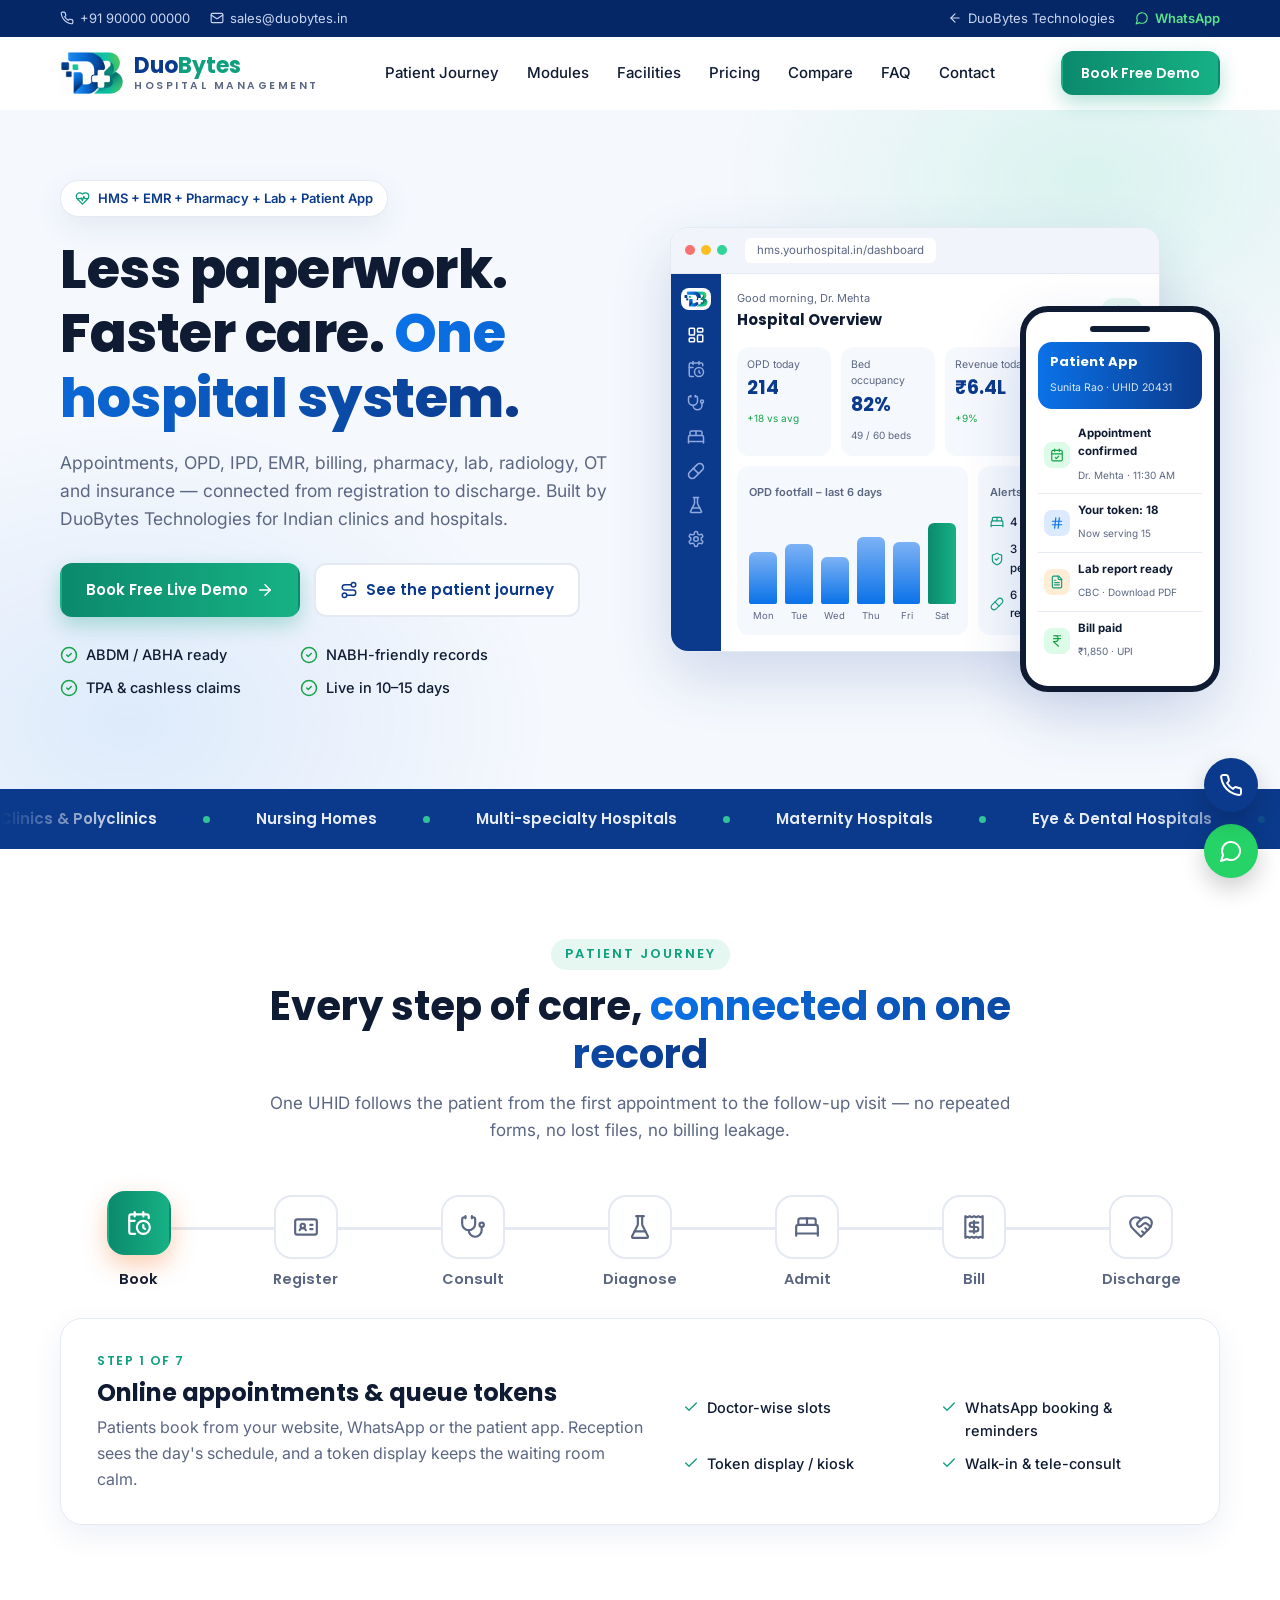
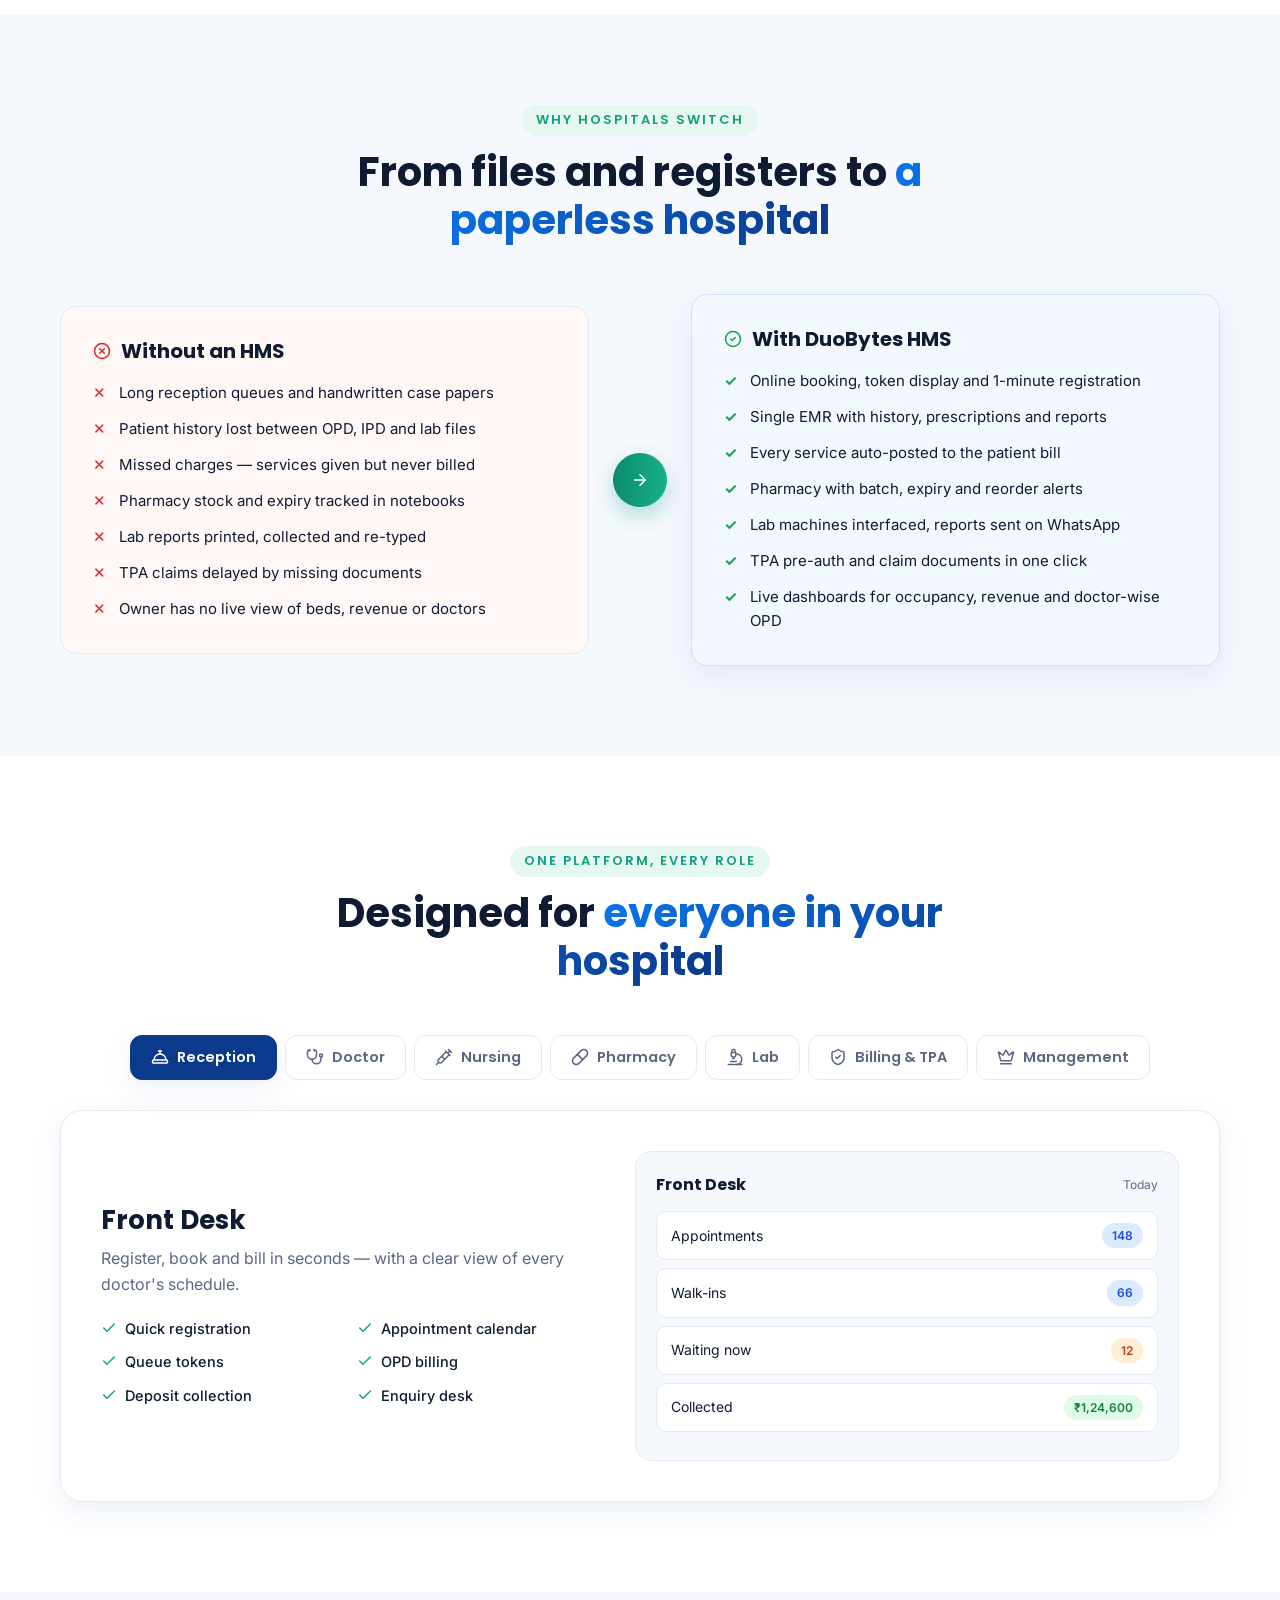
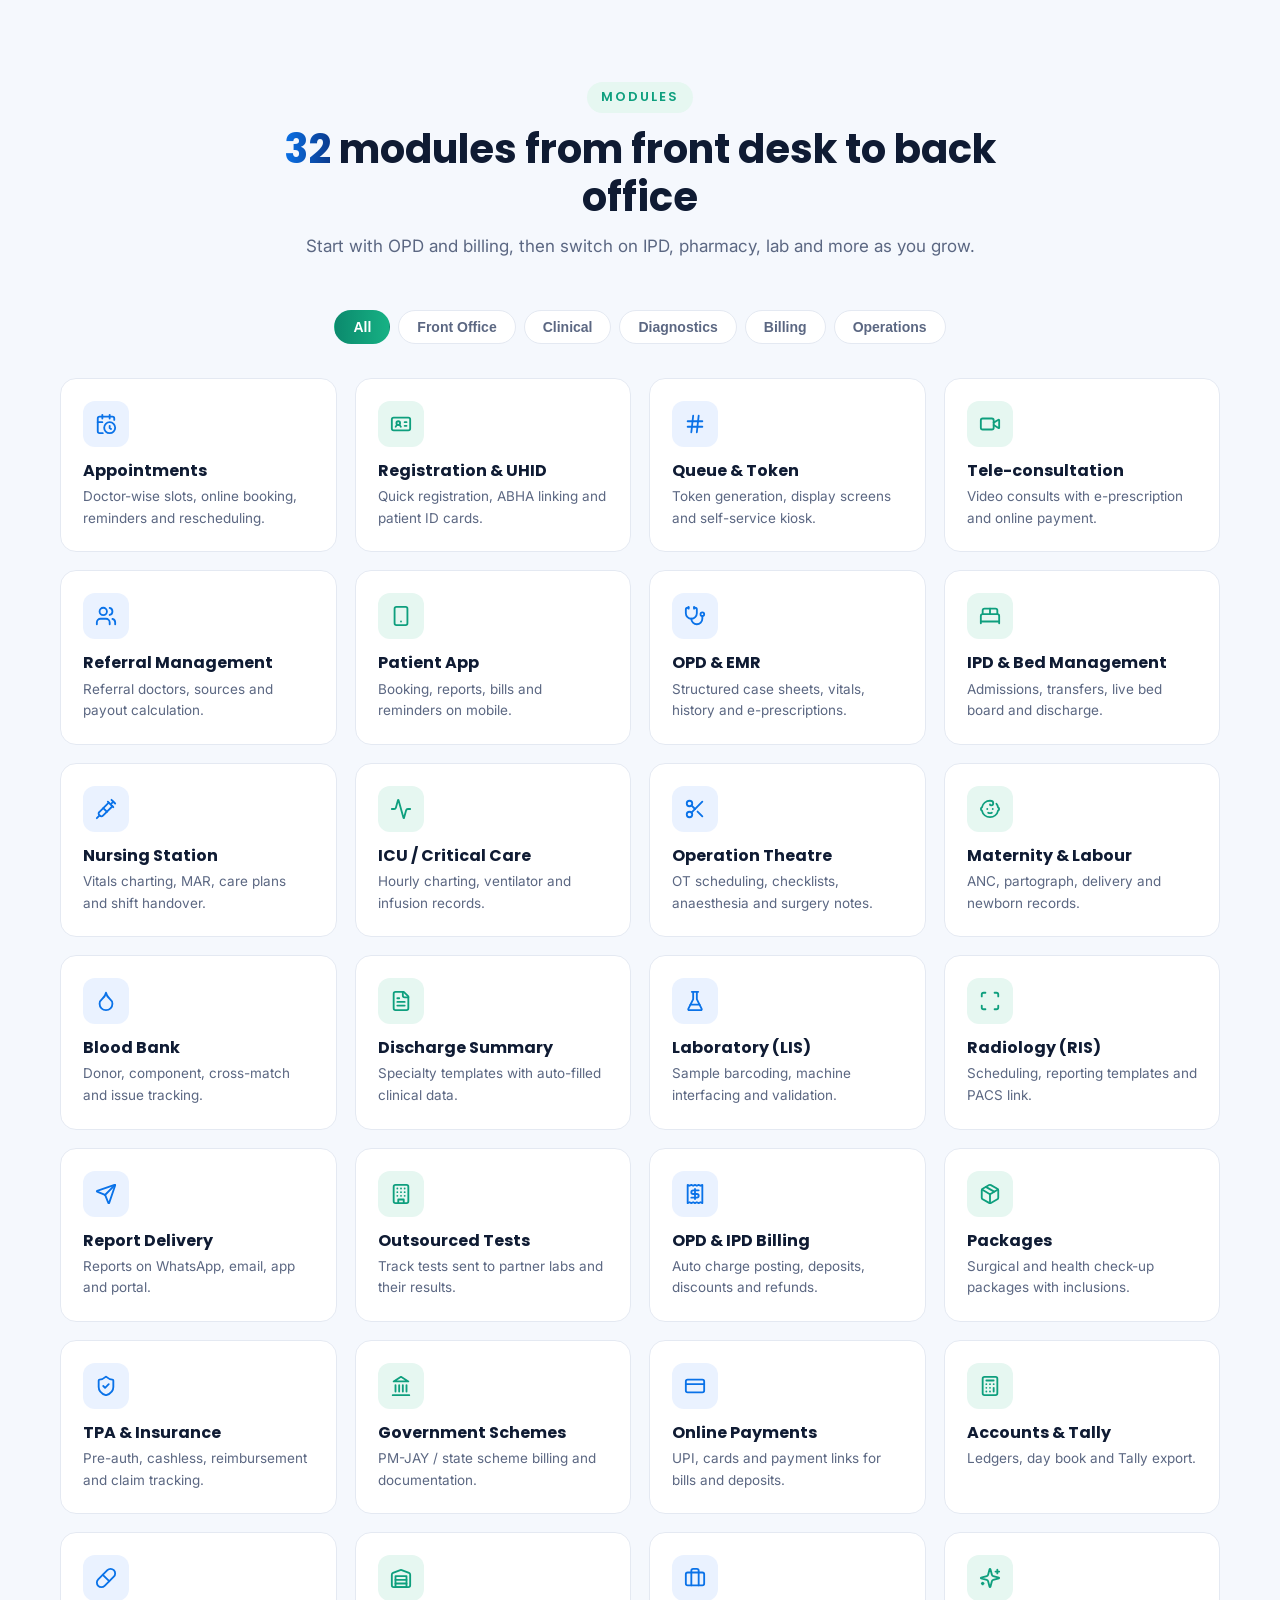
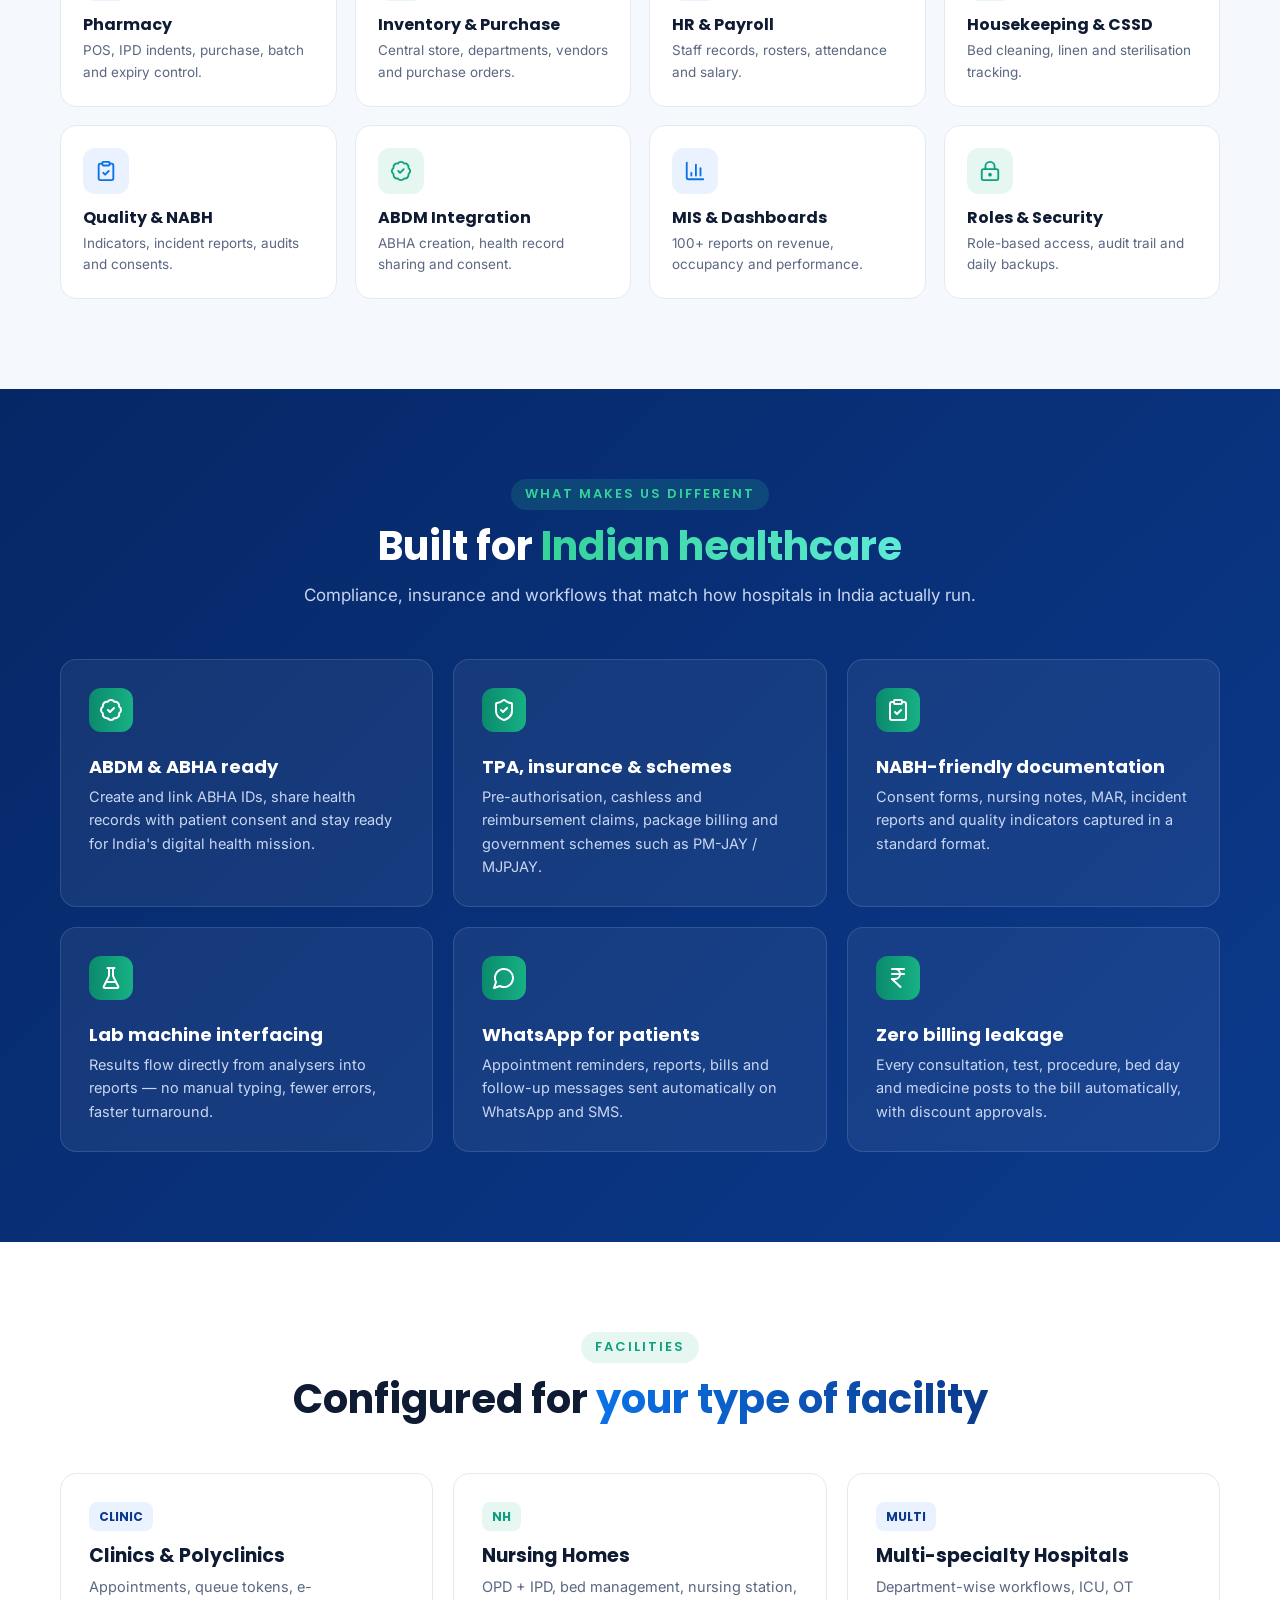
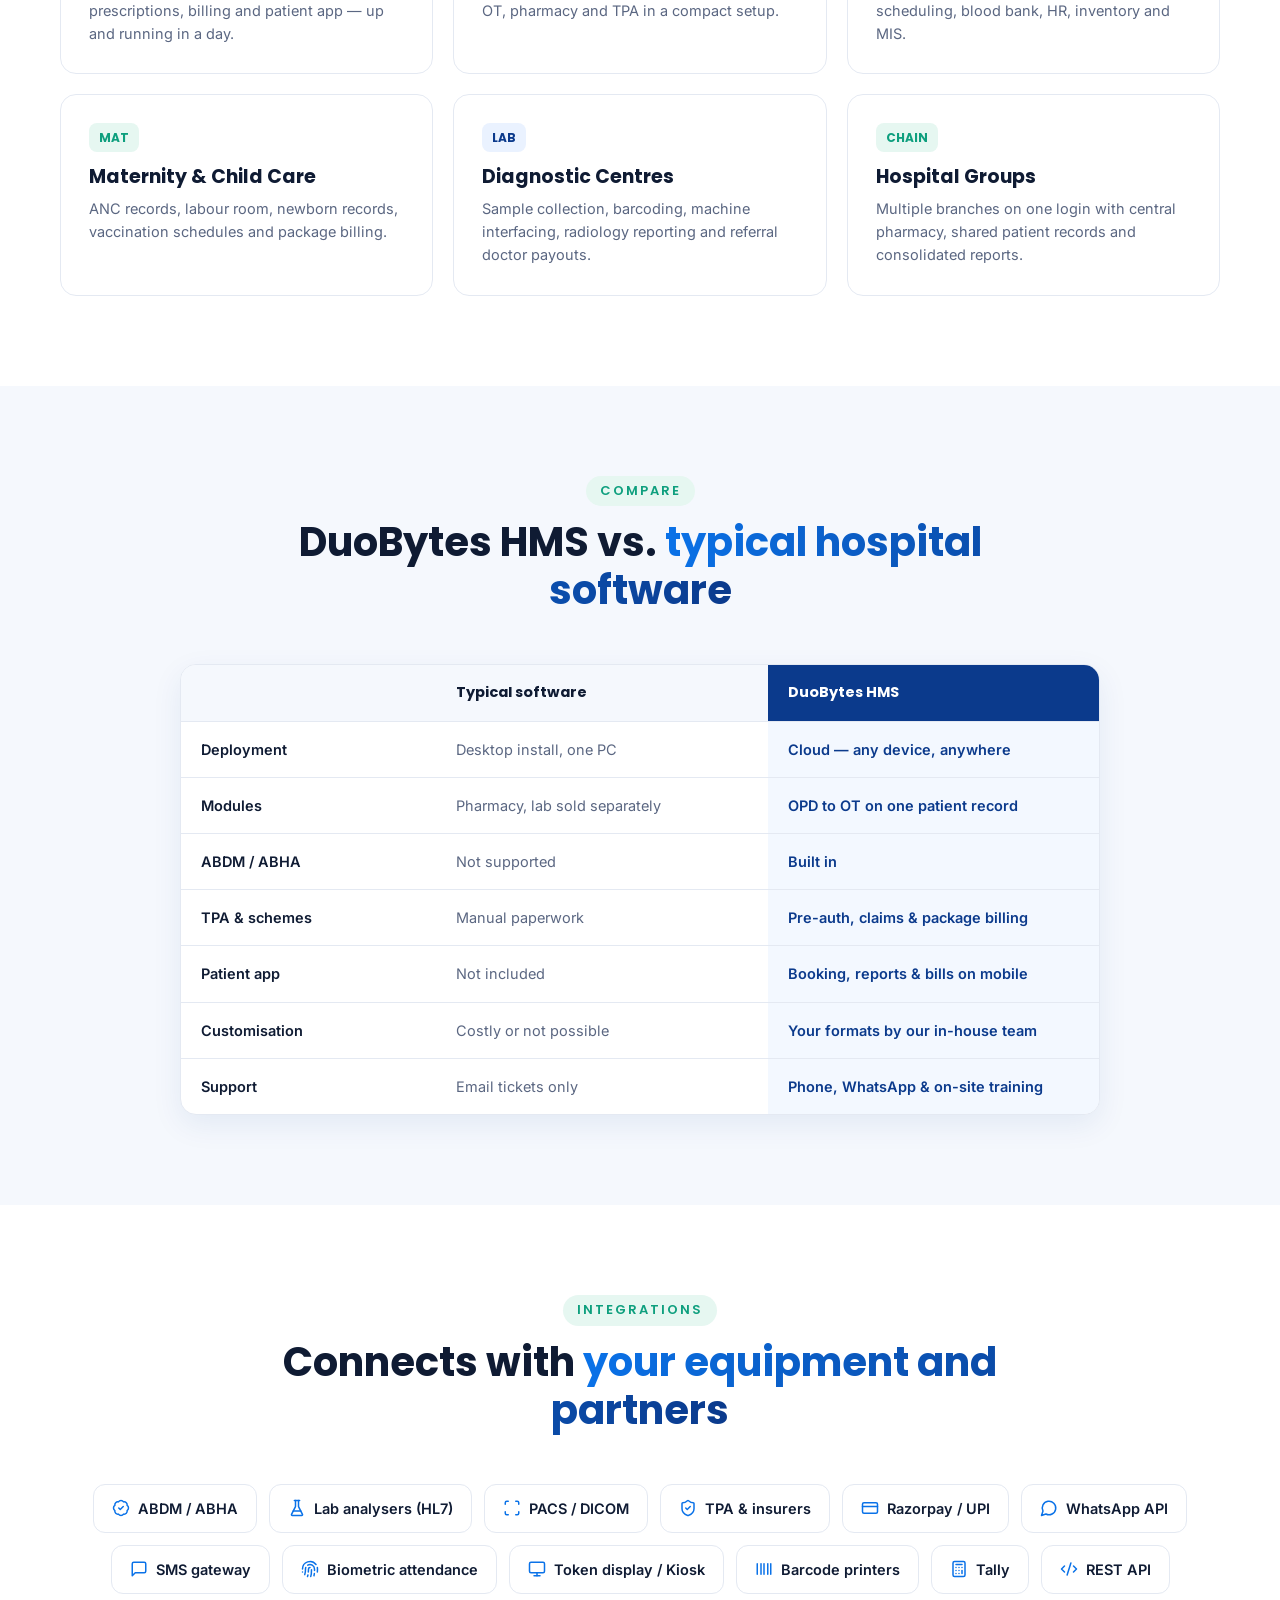
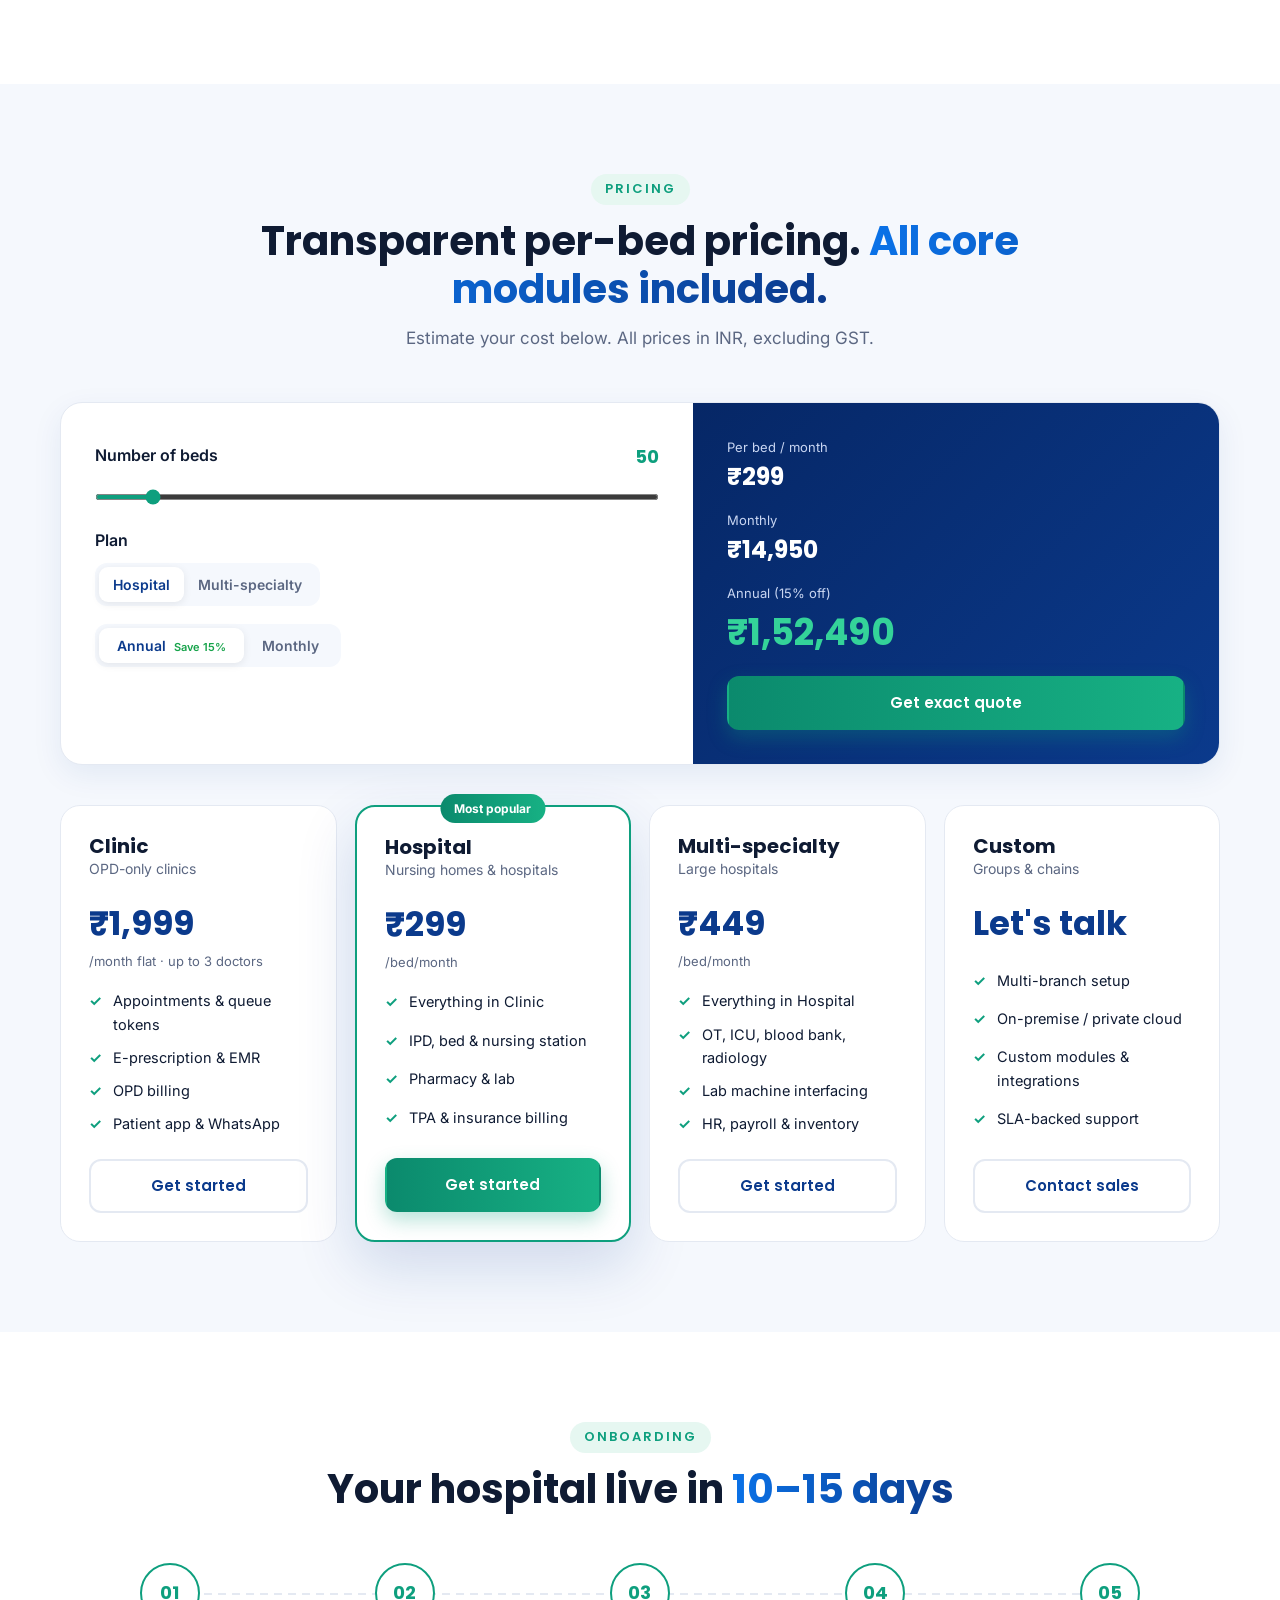
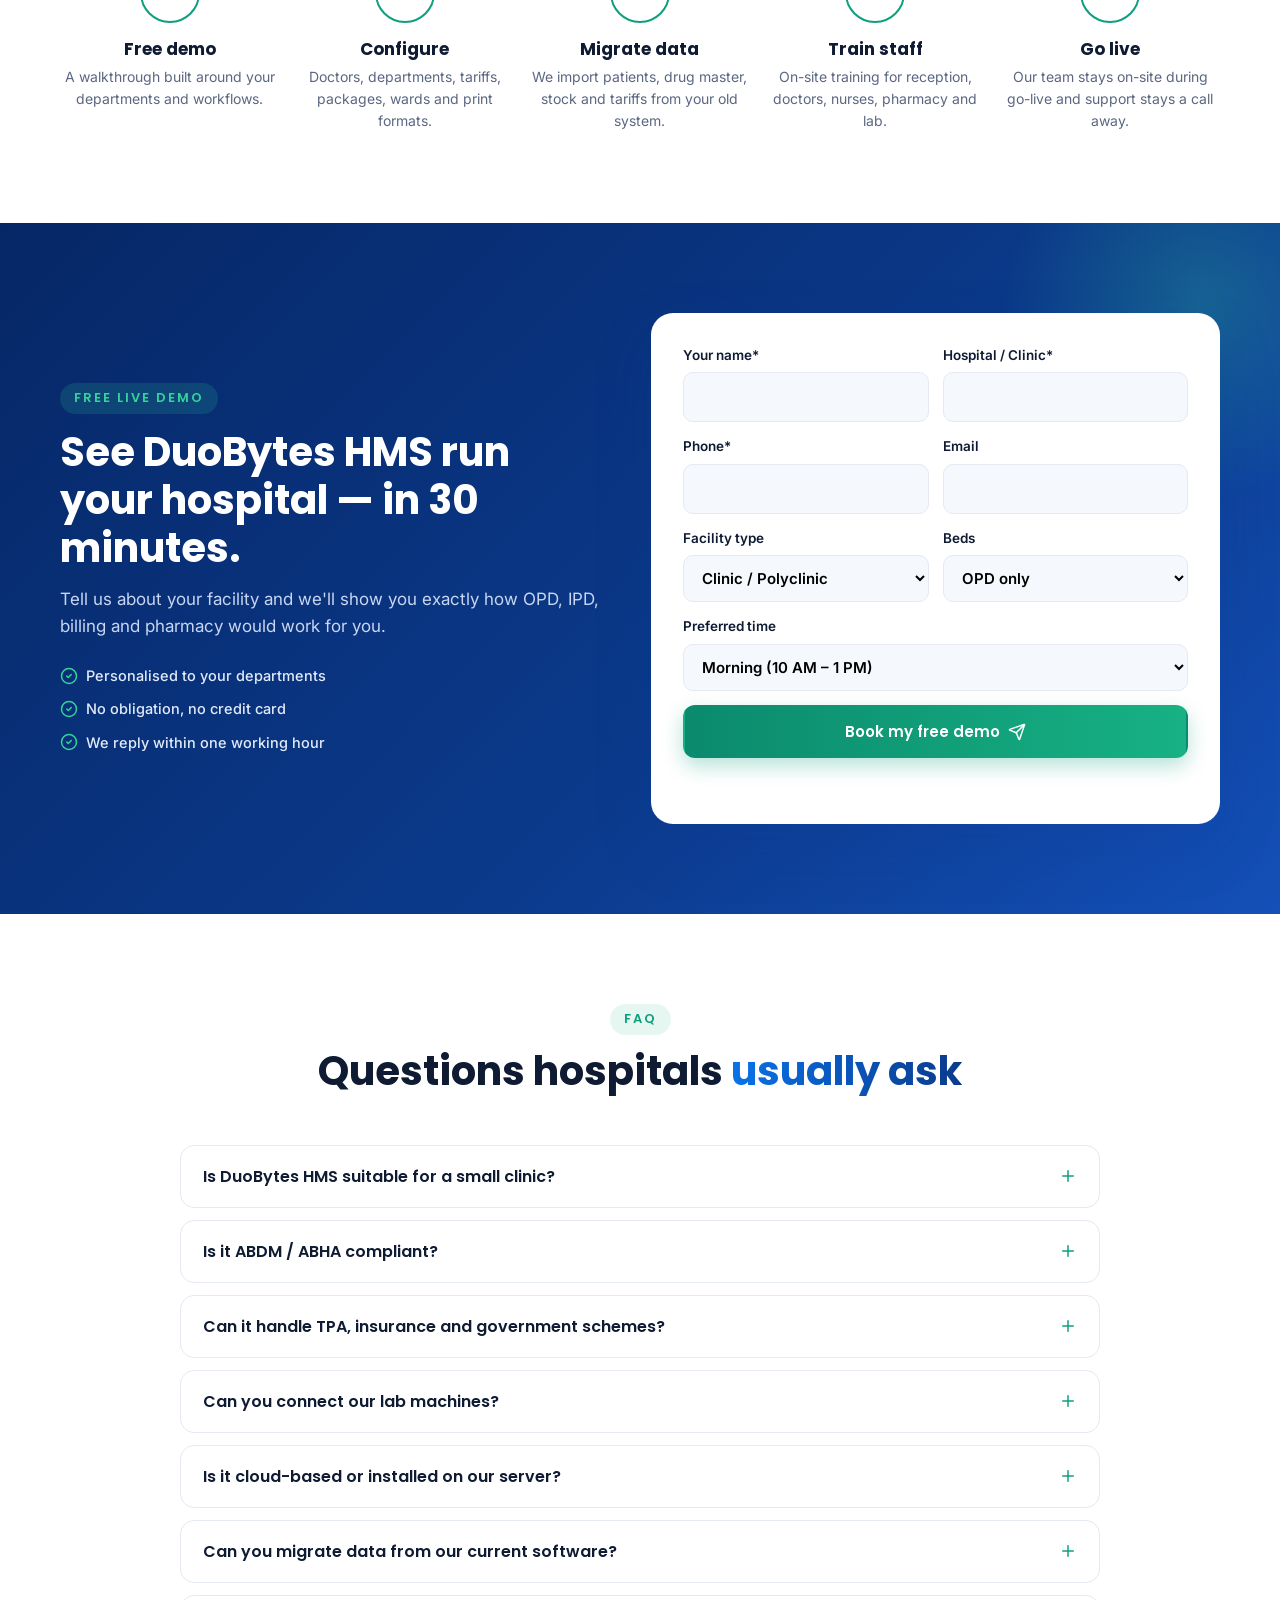
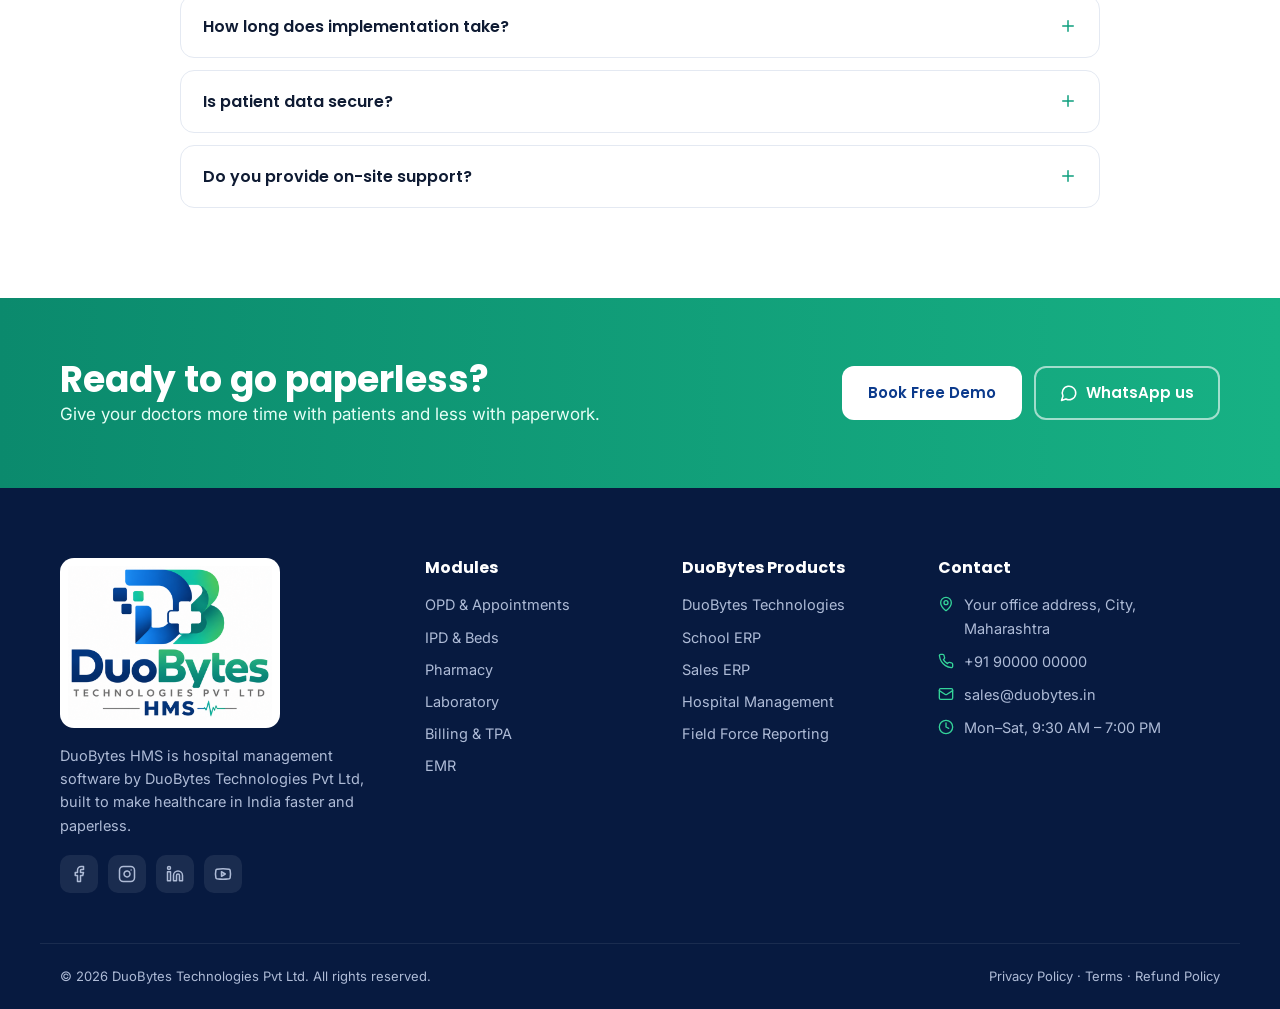
<file: hms/index.html>
<!DOCTYPE html>
<html lang="en-IN" data-product="DuoBytes HMS">
<head>
<meta charset="UTF-8">
<meta name="viewport" content="width=device-width, initial-scale=1.0">
<title>DuoBytes HMS | Hospital Management Software in India</title>
<meta name="description" content="DuoBytes HMS – OPD, IPD, appointments, EMR, billing, pharmacy, lab, radiology, OT, TPA/insurance and ABDM-ready records for clinics, nursing homes and multi-specialty hospitals.">
<!-- SEO:start -->
<meta name="robots" content="index, follow, max-image-preview:large">
<meta name="keywords" content="hospital management software, HMS India, clinic software, EMR, pharmacy software, ABDM ABHA, TPA billing">
<link rel="canonical" href="https://www.duobytes.in/hms/">
<link rel="alternate" hreflang="en-IN" href="https://www.duobytes.in/hms/">
<link rel="icon" type="image/png" href="assets/logo-mark.png">
<link rel="apple-touch-icon" href="assets/logo-mark.png">
<meta property="og:type" content="website">
<meta property="og:site_name" content="DuoBytes Technologies">
<meta property="og:locale" content="en_IN">
<meta property="og:url" content="https://www.duobytes.in/hms/">
<meta property="og:title" content="DuoBytes HMS – Run your hospital from one connected system">
<meta property="og:description" content="DuoBytes HMS – OPD, IPD, appointments, EMR, billing, pharmacy, lab, radiology, OT, TPA/insurance and ABDM-ready records for clinics, nursing homes and multi-specialty hospitals.">
<meta property="og:image" content="https://www.duobytes.in/hms/assets/logo-full.png">
<meta name="twitter:card" content="summary_large_image">
<meta name="twitter:title" content="DuoBytes HMS – Run your hospital from one connected system">
<meta name="twitter:description" content="DuoBytes HMS – OPD, IPD, appointments, EMR, billing, pharmacy, lab, radiology, OT, TPA/insurance and ABDM-ready records for clinics, nursing homes and multi-specialty hospitals.">
<meta name="twitter:image" content="https://www.duobytes.in/hms/assets/logo-full.png">
<script type="application/ld+json">
{
 "@context": "https://schema.org",
 "@graph": [
  {
   "@type": "Organization",
   "@id": "https://www.duobytes.in/#org",
   "name": "DuoBytes Technologies Pvt Ltd",
   "alternateName": "DuoBytes",
   "url": "https://www.duobytes.in/",
   "logo": "https://www.duobytes.in/assets/company-full.png",
   "email": "info@duobytes.in",
   "telephone": "+91-9000000000",
   "address": {
    "@type": "PostalAddress",
    "addressRegion": "Maharashtra",
    "addressCountry": "IN"
   },
   "sameAs": []
  },
  {
   "@type": "SoftwareApplication",
   "name": "DuoBytes HMS",
   "url": "https://www.duobytes.in/hms/",
   "image": "https://www.duobytes.in/hms/assets/logo-full.png",
   "description": "DuoBytes HMS – OPD, IPD, appointments, EMR, billing, pharmacy, lab, radiology, OT, TPA/insurance and ABDM-ready records for clinics, nursing homes and multi-specialty hospitals.",
   "applicationCategory": "MedicalApplication",
   "operatingSystem": "Web, Android, iOS",
   "publisher": {
    "@id": "https://www.duobytes.in/#org"
   },
   "offers": {
    "@type": "Offer",
    "price": "299",
    "priceCurrency": "INR",
    "description": "Starting price per bed per month, excluding GST",
    "url": "https://www.duobytes.in/hms/#pricing"
   }
  },
  {
   "@type": "BreadcrumbList",
   "itemListElement": [
    {
     "@type": "ListItem",
     "position": 1,
     "name": "DuoBytes Technologies",
     "item": "https://www.duobytes.in/"
    },
    {
     "@type": "ListItem",
     "position": 2,
     "name": "DuoBytes HMS",
     "item": "https://www.duobytes.in/hms/"
    }
   ]
  },
  {
   "@type": "FAQPage",
   "mainEntity": [
    {
     "@type": "Question",
     "name": "Is DuoBytes HMS suitable for a small clinic?",
     "acceptedAnswer": {
      "@type": "Answer",
      "text": "Yes. The Clinic plan covers appointments, queue tokens, EMR, e-prescriptions and billing, and can grow into a full hospital setup later without changing software."
     }
    },
    {
     "@type": "Question",
     "name": "Is it ABDM / ABHA compliant?",
     "acceptedAnswer": {
      "@type": "Answer",
      "text": "DuoBytes HMS supports ABHA creation and linking and consent-based health record sharing as part of India's Ayushman Bharat Digital Mission."
     }
    },
    {
     "@type": "Question",
     "name": "Can it handle TPA, insurance and government schemes?",
     "acceptedAnswer": {
      "@type": "Answer",
      "text": "Yes — pre-authorisation, cashless and reimbursement claims, package billing and scheme billing such as PM-JAY and state schemes."
     }
    },
    {
     "@type": "Question",
     "name": "Can you connect our lab machines?",
     "acceptedAnswer": {
      "@type": "Answer",
      "text": "Yes. We interface common lab analysers so results post directly into reports, removing manual entry."
     }
    },
    {
     "@type": "Question",
     "name": "Is it cloud-based or installed on our server?",
     "acceptedAnswer": {
      "@type": "Answer",
      "text": "It runs on secure cloud by default, so you can use it from any device. On-premise or private-cloud setup is available for larger hospitals."
     }
    },
    {
     "@type": "Question",
     "name": "Can you migrate data from our current software?",
     "acceptedAnswer": {
      "@type": "Answer",
      "text": "Yes. Our team imports patient records, drug master, stock and tariffs from your existing software or Excel."
     }
    },
    {
     "@type": "Question",
     "name": "How long does implementation take?",
     "acceptedAnswer": {
      "@type": "Answer",
      "text": "Clinics go live in 1–2 days; hospitals typically in 10–15 days, including configuration, data migration and on-site training."
     }
    },
    {
     "@type": "Question",
     "name": "Is patient data secure?",
     "acceptedAnswer": {
      "@type": "Answer",
      "text": "Data is encrypted in transit and at rest, with role-based access, a full audit trail and daily backups on Indian servers."
     }
    },
    {
     "@type": "Question",
     "name": "Do you provide on-site support?",
     "acceptedAnswer": {
      "@type": "Answer",
      "text": "Yes. We provide on-site go-live support and training, plus phone and WhatsApp support afterwards."
     }
    }
   ]
  }
 ]
}
</script>
<script src="../js/track.js"></script>
<!-- SEO:end -->
<meta name="theme-color" content="#0B3A8C">
<link rel="preconnect" href="https://fonts.googleapis.com">
<link rel="preconnect" href="https://fonts.gstatic.com" crossorigin>
<link href="https://fonts.googleapis.com/css2?family=Poppins:wght@500;600;700;800&family=Inter:wght@400;500;600&display=swap" rel="stylesheet">
<link rel="stylesheet" href="css/style.css">
</head>
<body>

<div class="topbar">
  <div class="container topbar-in">
    <div class="tb-left">
      <a href="tel:+919000000000"><i data-lucide="phone"></i> +91 90000 00000</a>
      <a href="mailto:sales@duobytes.in"><i data-lucide="mail"></i> sales@duobytes.in</a>
    </div>
    <div class="tb-right">
      <a href="../" class="parent-link"><i data-lucide="arrow-left"></i> DuoBytes Technologies</a>
      <a class="wa" href="https://wa.me/919000000000" target="_blank" rel="noopener"><i data-lucide="message-circle"></i> WhatsApp</a>
    </div>
  </div>
</div>

<header class="header" id="header">
  <div class="container nav">
    <a href="#" class="brand"><img src="assets/logo-mark.png" alt=""><span><strong><b class="duo">Duo</b><b class="bytes">Bytes</b></strong><small>Hospital Management</small></span></a>
    <nav class="menu" id="menu">
      <a href="#flow">Patient Journey</a>
      <a href="#modules">Modules</a>
      <a href="#facilities">Facilities</a>
      <a href="#pricing">Pricing</a>
      <a href="#compare">Compare</a>
      <a href="#faq">FAQ</a>
      <a href="#contact">Contact</a>
      <a href="#demo" class="btn btn-primary btn-sm menu-cta">Book Free Demo</a>
    </nav>
    <a href="#demo" class="btn btn-primary btn-sm hide-m">Book Free Demo</a>
    <button class="burger" id="burger" aria-label="Open menu"><i data-lucide="menu"></i></button>
  </div>
</header>

<section class="hero">
  <div class="container hero-in">
    <div class="hero-copy reveal">
      <span class="pill"><i data-lucide="heart-pulse"></i> HMS + EMR + Pharmacy + Lab + Patient App</span>
      <h1>Less paperwork. Faster care. <span class="grad">One hospital system.</span></h1>
      <p class="lead">Appointments, OPD, IPD, EMR, billing, pharmacy, lab, radiology, OT and insurance — connected from registration to discharge. Built by DuoBytes Technologies for Indian clinics and hospitals.</p>
      <div class="hero-cta">
        <a href="#demo" class="btn btn-primary">Book Free Live Demo <i data-lucide="arrow-right"></i></a>
        <a href="#flow" class="btn btn-ghost"><i data-lucide="route"></i> See the patient journey</a>
      </div>
      <ul class="checks">
        <li><i data-lucide="check-circle-2"></i> ABDM / ABHA ready</li>
        <li><i data-lucide="check-circle-2"></i> NABH-friendly records</li>
        <li><i data-lucide="check-circle-2"></i> TPA &amp; cashless claims</li>
        <li><i data-lucide="check-circle-2"></i> Live in 10–15 days</li>
      </ul>
    </div>

    <div class="hero-visual reveal">
      <div class="dash">
        <div class="dash-top"><span></span><span></span><span></span><em>hms.yourhospital.in/dashboard</em></div>
        <div class="dash-body">
          <aside class="dash-side">
            <img src="assets/logo-mark.png" alt="">
            <i data-lucide="layout-dashboard" class="on"></i><i data-lucide="calendar-clock"></i><i data-lucide="stethoscope"></i><i data-lucide="bed-double"></i><i data-lucide="pill"></i><i data-lucide="flask-conical"></i><i data-lucide="settings"></i>
          </aside>
          <div class="dash-main">
            <div class="dash-head"><div><small>Good morning, Dr. Mehta</small><b>Hospital Overview</b></div><span class="chip">Live</span></div>
            <div class="kpis">
              <div class="kpi"><small>OPD today</small><b data-count="214">0</b><em class="up">+18 vs avg</em></div>
              <div class="kpi"><small>Bed occupancy</small><b><span data-count="82">0</span>%</b><em>49 / 60 beds</em></div>
              <div class="kpi"><small>Revenue today</small><b>₹<span data-count="6">0</span>.4L</b><em class="up">+9%</em></div>
              <div class="kpi"><small>Lab reports</small><b data-count="138">0</b><em>12 pending</em></div>
            </div>
            <div class="dash-row">
              <div class="chart">
                <small>OPD footfall – last 6 days</small>
                <div class="bars"><i style="--h:58%"></i><i style="--h:66%"></i><i style="--h:52%"></i><i style="--h:74%"></i><i style="--h:69%"></i><i style="--h:90%" class="hl"></i></div>
                <div class="bar-lbl"><span>Mon</span><span>Tue</span><span>Wed</span><span>Thu</span><span>Fri</span><span>Sat</span></div>
              </div>
              <div class="todo">
                <small>Alerts</small>
                <p><i data-lucide="bed-double"></i> 4 discharges due</p>
                <p><i data-lucide="shield-check"></i> 3 TPA approvals pending</p>
                <p><i data-lucide="pill"></i> 6 drugs below reorder</p>
              </div>
            </div>
          </div>
        </div>
      </div>
      <div class="phone">
        <div class="phone-notch"></div>
        <div class="phone-head"><b>Patient App</b><small>Sunita Rao · UHID 20431</small></div>
        <div class="notif"><i data-lucide="calendar-check" class="g"></i><div><b>Appointment confirmed</b><small>Dr. Mehta · 11:30 AM</small></div></div>
        <div class="notif"><i data-lucide="hash" class="b"></i><div><b>Your token: 18</b><small>Now serving 15</small></div></div>
        <div class="notif"><i data-lucide="file-text" class="o"></i><div><b>Lab report ready</b><small>CBC · Download PDF</small></div></div>
        <div class="notif"><i data-lucide="indian-rupee" class="g"></i><div><b>Bill paid</b><small>₹1,850 · UPI</small></div></div>
      </div>
    </div>
  </div>
</section>

<div class="strip">
  <div class="marquee">
    <div class="track">
      <span>Clinics &amp; Polyclinics</span><span>Nursing Homes</span><span>Multi-specialty Hospitals</span><span>Maternity Hospitals</span><span>Eye &amp; Dental Hospitals</span><span>Diagnostic Centres</span><span>Day-care Centres</span><span>Ayurveda &amp; Wellness</span><span>Hospital Chains</span>
      <span>Clinics &amp; Polyclinics</span><span>Nursing Homes</span><span>Multi-specialty Hospitals</span><span>Maternity Hospitals</span><span>Eye &amp; Dental Hospitals</span><span>Diagnostic Centres</span><span>Day-care Centres</span><span>Ayurveda &amp; Wellness</span><span>Hospital Chains</span>
    </div>
  </div>
</div>

<section class="section" id="flow">
  <div class="container">
    <div class="sec-head reveal">
      <span class="eyebrow">Patient journey</span>
      <h2>Every step of care, <span class="grad">connected on one record</span></h2>
      <p>One UHID follows the patient from the first appointment to the follow-up visit — no repeated forms, no lost files, no billing leakage.</p>
    </div>
    <div class="flow reveal" id="flowSteps"></div>
    <div class="flow-detail reveal" id="flowDetail"></div>
  </div>
</section>

<section class="section alt">
  <div class="container">
    <div class="sec-head reveal">
      <span class="eyebrow">Why hospitals switch</span>
      <h2>From files and registers to <span class="grad">a paperless hospital</span></h2>
    </div>
    <div class="ps reveal">
      <div class="ps-col bad">
        <h3><i data-lucide="x-circle"></i> Without an HMS</h3>
        <ul>
          <li>Long reception queues and handwritten case papers</li>
          <li>Patient history lost between OPD, IPD and lab files</li>
          <li>Missed charges — services given but never billed</li>
          <li>Pharmacy stock and expiry tracked in notebooks</li>
          <li>Lab reports printed, collected and re-typed</li>
          <li>TPA claims delayed by missing documents</li>
          <li>Owner has no live view of beds, revenue or doctors</li>
        </ul>
      </div>
      <div class="ps-arrow"><i data-lucide="arrow-right"></i></div>
      <div class="ps-col good">
        <h3><i data-lucide="check-circle-2"></i> With DuoBytes HMS</h3>
        <ul>
          <li>Online booking, token display and 1-minute registration</li>
          <li>Single EMR with history, prescriptions and reports</li>
          <li>Every service auto-posted to the patient bill</li>
          <li>Pharmacy with batch, expiry and reorder alerts</li>
          <li>Lab machines interfaced, reports sent on WhatsApp</li>
          <li>TPA pre-auth and claim documents in one click</li>
          <li>Live dashboards for occupancy, revenue and doctor-wise OPD</li>
        </ul>
      </div>
    </div>
  </div>
</section>

<section class="section">
  <div class="container">
    <div class="sec-head reveal">
      <span class="eyebrow">One platform, every role</span>
      <h2>Designed for <span class="grad">everyone in your hospital</span></h2>
    </div>
    <div class="tabs reveal" role="tablist" id="roleTabs"></div>
    <div class="tab-panel reveal" id="rolePanel"></div>
  </div>
</section>

<section class="section alt" id="modules">
  <div class="container">
    <div class="sec-head reveal">
      <span class="eyebrow">Modules</span>
      <h2><span class="grad" id="modCount">32</span> modules from front desk to back office</h2>
      <p>Start with OPD and billing, then switch on IPD, pharmacy, lab and more as you grow.</p>
    </div>
    <div class="filters reveal" id="modFilters"></div>
    <div class="mod-grid" id="modGrid"></div>
  </div>
</section>

<section class="section dark">
  <div class="container">
    <div class="sec-head reveal light">
      <span class="eyebrow">What makes us different</span>
      <h2>Built for <span class="grad-o">Indian healthcare</span></h2>
      <p>Compliance, insurance and workflows that match how hospitals in India actually run.</p>
    </div>
    <div class="hl-grid">
      <div class="hl reveal"><i data-lucide="badge-check"></i><h3>ABDM &amp; ABHA ready</h3><p>Create and link ABHA IDs, share health records with patient consent and stay ready for India's digital health mission.</p></div>
      <div class="hl reveal"><i data-lucide="shield-check"></i><h3>TPA, insurance &amp; schemes</h3><p>Pre-authorisation, cashless and reimbursement claims, package billing and government schemes such as PM-JAY / MJPJAY.</p></div>
      <div class="hl reveal"><i data-lucide="clipboard-check"></i><h3>NABH-friendly documentation</h3><p>Consent forms, nursing notes, MAR, incident reports and quality indicators captured in a standard format.</p></div>
      <div class="hl reveal"><i data-lucide="flask-conical"></i><h3>Lab machine interfacing</h3><p>Results flow directly from analysers into reports — no manual typing, fewer errors, faster turnaround.</p></div>
      <div class="hl reveal"><i data-lucide="message-circle"></i><h3>WhatsApp for patients</h3><p>Appointment reminders, reports, bills and follow-up messages sent automatically on WhatsApp and SMS.</p></div>
      <div class="hl reveal"><i data-lucide="indian-rupee"></i><h3>Zero billing leakage</h3><p>Every consultation, test, procedure, bed day and medicine posts to the bill automatically, with discount approvals.</p></div>
    </div>
  </div>
</section>

<section class="section" id="facilities">
  <div class="container">
    <div class="sec-head reveal">
      <span class="eyebrow">Facilities</span>
      <h2>Configured for <span class="grad">your type of facility</span></h2>
    </div>
    <div class="sol-grid">
      <div class="sol reveal"><span class="sol-tag">CLINIC</span><h3>Clinics &amp; Polyclinics</h3><p>Appointments, queue tokens, e-prescriptions, billing and patient app — up and running in a day.</p></div>
      <div class="sol reveal"><span class="sol-tag o">NH</span><h3>Nursing Homes</h3><p>OPD + IPD, bed management, nursing station, OT, pharmacy and TPA in a compact setup.</p></div>
      <div class="sol reveal"><span class="sol-tag">MULTI</span><h3>Multi-specialty Hospitals</h3><p>Department-wise workflows, ICU, OT scheduling, blood bank, HR, inventory and MIS.</p></div>
      <div class="sol reveal"><span class="sol-tag o">MAT</span><h3>Maternity &amp; Child Care</h3><p>ANC records, labour room, newborn records, vaccination schedules and package billing.</p></div>
      <div class="sol reveal"><span class="sol-tag">LAB</span><h3>Diagnostic Centres</h3><p>Sample collection, barcoding, machine interfacing, radiology reporting and referral doctor payouts.</p></div>
      <div class="sol reveal"><span class="sol-tag o">CHAIN</span><h3>Hospital Groups</h3><p>Multiple branches on one login with central pharmacy, shared patient records and consolidated reports.</p></div>
    </div>
  </div>
</section>

<section class="section alt" id="compare">
  <div class="container narrow">
    <div class="sec-head reveal">
      <span class="eyebrow">Compare</span>
      <h2>DuoBytes HMS vs. <span class="grad">typical hospital software</span></h2>
    </div>
    <div class="cmp reveal">
      <div class="cmp-row head"><span></span><span>Typical software</span><span>DuoBytes HMS</span></div>
      <div class="cmp-row"><span>Deployment</span><span>Desktop install, one PC</span><span>Cloud — any device, anywhere</span></div>
      <div class="cmp-row"><span>Modules</span><span>Pharmacy, lab sold separately</span><span>OPD to OT on one patient record</span></div>
      <div class="cmp-row"><span>ABDM / ABHA</span><span>Not supported</span><span>Built in</span></div>
      <div class="cmp-row"><span>TPA &amp; schemes</span><span>Manual paperwork</span><span>Pre-auth, claims &amp; package billing</span></div>
      <div class="cmp-row"><span>Patient app</span><span>Not included</span><span>Booking, reports &amp; bills on mobile</span></div>
      <div class="cmp-row"><span>Customisation</span><span>Costly or not possible</span><span>Your formats by our in-house team</span></div>
      <div class="cmp-row"><span>Support</span><span>Email tickets only</span><span>Phone, WhatsApp &amp; on-site training</span></div>
    </div>
  </div>
</section>

<section class="section">
  <div class="container">
    <div class="sec-head reveal">
      <span class="eyebrow">Integrations</span>
      <h2>Connects with <span class="grad">your equipment and partners</span></h2>
    </div>
    <div class="integ reveal">
      <span><i data-lucide="badge-check"></i> ABDM / ABHA</span><span><i data-lucide="flask-conical"></i> Lab analysers (HL7)</span><span><i data-lucide="scan"></i> PACS / DICOM</span><span><i data-lucide="shield-check"></i> TPA &amp; insurers</span><span><i data-lucide="credit-card"></i> Razorpay / UPI</span><span><i data-lucide="message-circle"></i> WhatsApp API</span><span><i data-lucide="message-square"></i> SMS gateway</span><span><i data-lucide="fingerprint"></i> Biometric attendance</span><span><i data-lucide="monitor"></i> Token display / Kiosk</span><span><i data-lucide="barcode"></i> Barcode printers</span><span><i data-lucide="calculator"></i> Tally</span><span><i data-lucide="code-2"></i> REST API</span>
    </div>
  </div>
</section>

<section class="section alt" id="pricing">
  <div class="container">
    <div class="sec-head reveal">
      <span class="eyebrow">Pricing</span>
      <h2>Transparent per-bed pricing. <span class="grad">All core modules included.</span></h2>
      <p>Estimate your cost below. All prices in INR, excluding GST.</p>
    </div>
    <div class="calc reveal">
      <div class="calc-in">
        <label>Number of beds <b id="usrVal">50</b></label>
        <input type="range" id="usr" min="5" max="500" step="5" value="50">
        <label>Plan</label>
        <div class="toggle plan-pick" id="planPick"><button class="on" data-p="hospital">Hospital</button><button data-p="multi">Multi-specialty</button></div>
        <div style="height:18px"></div>
        <div class="toggle bill"><button class="on" data-bill="annual">Annual <em>Save 15%</em></button><button data-bill="monthly">Monthly</button></div>
      </div>
      <div class="calc-out">
        <div><small>Per bed / month</small><b id="rate">₹299</b></div>
        <div><small>Monthly</small><b id="monthly">₹14,950</b></div>
        <div class="big"><small id="totLbl">Annual (15% off)</small><b id="annual">₹0</b></div>
        <a href="#demo" class="btn btn-primary">Get exact quote</a>
      </div>
    </div>
    <div class="plans">
      <div class="plan reveal"><h3>Clinic</h3><p class="sub">OPD-only clinics</p><div class="price"><b data-plan="clinic">₹1,999</b><span>/month flat · up to 3 doctors</span></div><ul><li>Appointments &amp; queue tokens</li><li>E-prescription &amp; EMR</li><li>OPD billing</li><li>Patient app &amp; WhatsApp</li></ul><a href="#demo" class="btn btn-ghost">Get started</a></div>
      <div class="plan pop reveal"><span class="badge">Most popular</span><h3>Hospital</h3><p class="sub">Nursing homes &amp; hospitals</p><div class="price"><b data-plan="hospital">₹299</b><span>/bed/month</span></div><ul><li>Everything in Clinic</li><li>IPD, bed &amp; nursing station</li><li>Pharmacy &amp; lab</li><li>TPA &amp; insurance billing</li></ul><a href="#demo" class="btn btn-primary">Get started</a></div>
      <div class="plan reveal"><h3>Multi-specialty</h3><p class="sub">Large hospitals</p><div class="price"><b data-plan="multi">₹449</b><span>/bed/month</span></div><ul><li>Everything in Hospital</li><li>OT, ICU, blood bank, radiology</li><li>Lab machine interfacing</li><li>HR, payroll &amp; inventory</li></ul><a href="#demo" class="btn btn-ghost">Get started</a></div>
      <div class="plan reveal"><h3>Custom</h3><p class="sub">Groups &amp; chains</p><div class="price"><b>Let's talk</b></div><ul><li>Multi-branch setup</li><li>On-premise / private cloud</li><li>Custom modules &amp; integrations</li><li>SLA-backed support</li></ul><a href="#contact" class="btn btn-ghost">Contact sales</a></div>
    </div>
  </div>
</section>

<section class="section" id="process">
  <div class="container">
    <div class="sec-head reveal">
      <span class="eyebrow">Onboarding</span>
      <h2>Your hospital live in <span class="grad">10–15 days</span></h2>
    </div>
    <div class="steps">
      <div class="step reveal"><span>01</span><h3>Free demo</h3><p>A walkthrough built around your departments and workflows.</p></div>
      <div class="step reveal"><span>02</span><h3>Configure</h3><p>Doctors, departments, tariffs, packages, wards and print formats.</p></div>
      <div class="step reveal"><span>03</span><h3>Migrate data</h3><p>We import patients, drug master, stock and tariffs from your old system.</p></div>
      <div class="step reveal"><span>04</span><h3>Train staff</h3><p>On-site training for reception, doctors, nurses, pharmacy and lab.</p></div>
      <div class="step reveal"><span>05</span><h3>Go live</h3><p>Our team stays on-site during go-live and support stays a call away.</p></div>
    </div>
  </div>
</section>

<section class="section demo" id="demo">
  <div class="container demo-in">
    <div class="demo-copy reveal">
      <span class="eyebrow light">Free live demo</span>
      <h2>See DuoBytes HMS run your hospital — in 30 minutes.</h2>
      <p>Tell us about your facility and we'll show you exactly how OPD, IPD, billing and pharmacy would work for you.</p>
      <ul class="checks light">
        <li><i data-lucide="check-circle-2"></i> Personalised to your departments</li>
        <li><i data-lucide="check-circle-2"></i> No obligation, no credit card</li>
        <li><i data-lucide="check-circle-2"></i> We reply within one working hour</li>
      </ul>
    </div>
    <form class="form reveal" id="demoForm" novalidate>
      <div class="f2">
        <label>Your name*<input name="name" required></label>
        <label>Hospital / Clinic*<input name="hospital" required></label>
      </div>
      <div class="f2">
        <label>Phone*<input name="phone" type="tel" required pattern="[0-9+\s-]{10,15}"></label>
        <label>Email<input name="email" type="email"></label>
      </div>
      <div class="f2">
        <label>Facility type
          <select name="type"><option>Clinic / Polyclinic</option><option>Nursing Home</option><option>Multi-specialty Hospital</option><option>Maternity Hospital</option><option>Diagnostic Centre</option><option>Hospital Group</option></select>
        </label>
        <label>Beds
          <select name="beds"><option>OPD only</option><option>Up to 25</option><option>26 – 100</option><option>101 – 300</option><option>300+</option></select>
        </label>
      </div>
      <label>Preferred time
        <select name="slot"><option>Morning (10 AM – 1 PM)</option><option>Afternoon (2 PM – 5 PM)</option><option>Evening (5 PM – 8 PM)</option></select>
      </label>
      <button class="btn btn-primary w100" type="submit">Book my free demo <i data-lucide="send"></i></button>
      <p class="form-msg" id="formMsg"></p>
    </form>
  </div>
</section>

<section class="section" id="faq">
  <div class="container narrow">
    <div class="sec-head reveal">
      <span class="eyebrow">FAQ</span>
      <h2>Questions hospitals <span class="grad">usually ask</span></h2>
    </div>
    <div class="faq" id="faqList"></div>
  </div>
</section>

<section class="cta-band">
  <div class="container cta-in reveal">
    <div><h2>Ready to go paperless?</h2><p>Give your doctors more time with patients and less with paperwork.</p></div>
    <div class="cta-btns">
      <a href="#demo" class="btn btn-white">Book Free Demo</a>
      <a href="https://wa.me/919000000000" class="btn btn-outline-w" target="_blank" rel="noopener"><i data-lucide="message-circle"></i> WhatsApp us</a>
    </div>
  </div>
</section>

<footer class="footer" id="contact">
  <div class="container foot-grid">
    <div class="foot-brand">
      <div class="foot-logo"><img loading="lazy" src="assets/logo-full.png" alt="DuoBytes Technologies Pvt Ltd – HMS"></div>
      <p>DuoBytes HMS is hospital management software by DuoBytes Technologies Pvt Ltd, built to make healthcare in India faster and paperless.</p>
      <div class="social"><a href="#" aria-label="Facebook"><i data-lucide="facebook"></i></a><a href="#" aria-label="Instagram"><i data-lucide="instagram"></i></a><a href="#" aria-label="LinkedIn"><i data-lucide="linkedin"></i></a><a href="#" aria-label="YouTube"><i data-lucide="youtube"></i></a></div>
    </div>
    <div><h4>Modules</h4><a href="#modules">OPD &amp; Appointments</a><a href="#modules">IPD &amp; Beds</a><a href="#modules">Pharmacy</a><a href="#modules">Laboratory</a><a href="#modules">Billing &amp; TPA</a><a href="#modules">EMR</a></div>
    <div><h4>DuoBytes Products</h4><a href="../">DuoBytes Technologies</a><a href="../school-erp/">School ERP</a><a href="../sales-erp/">Sales ERP</a><a href="../hms/">Hospital Management</a><a href="../ffrs/">Field Force Reporting</a></div>
    <div><h4>Contact</h4>
      <p><i data-lucide="map-pin"></i> Your office address, City, Maharashtra</p>
      <p><i data-lucide="phone"></i> <a href="tel:+919000000000">+91 90000 00000</a></p>
      <p><i data-lucide="mail"></i> <a href="mailto:sales@duobytes.in">sales@duobytes.in</a></p>
      <p><i data-lucide="clock"></i> Mon–Sat, 9:30 AM – 7:00 PM</p>
    </div>
  </div>
  <div class="container foot-bottom">
    <span>© <span id="yr"></span> DuoBytes Technologies Pvt Ltd. All rights reserved.</span>
    <span><a href="../privacy-policy.html">Privacy Policy</a> · <a href="../terms.html">Terms</a> · <a href="../terms.html#refund">Refund Policy</a></span>
  </div>
</footer>

<a class="fab wa" href="https://wa.me/919000000000" target="_blank" rel="noopener" aria-label="WhatsApp"><i data-lucide="message-circle"></i></a>
<a class="fab call" href="tel:+919000000000" aria-label="Call"><i data-lucide="phone"></i></a>
<div class="mbar"><a href="tel:+919000000000"><i data-lucide="phone"></i> Call</a><a href="#demo" class="mb-p">Book Free Demo</a></div>

<script src="js/lucide.min.js"></script>
<script src="js/main.js"></script>
</body>
</html>
</file>
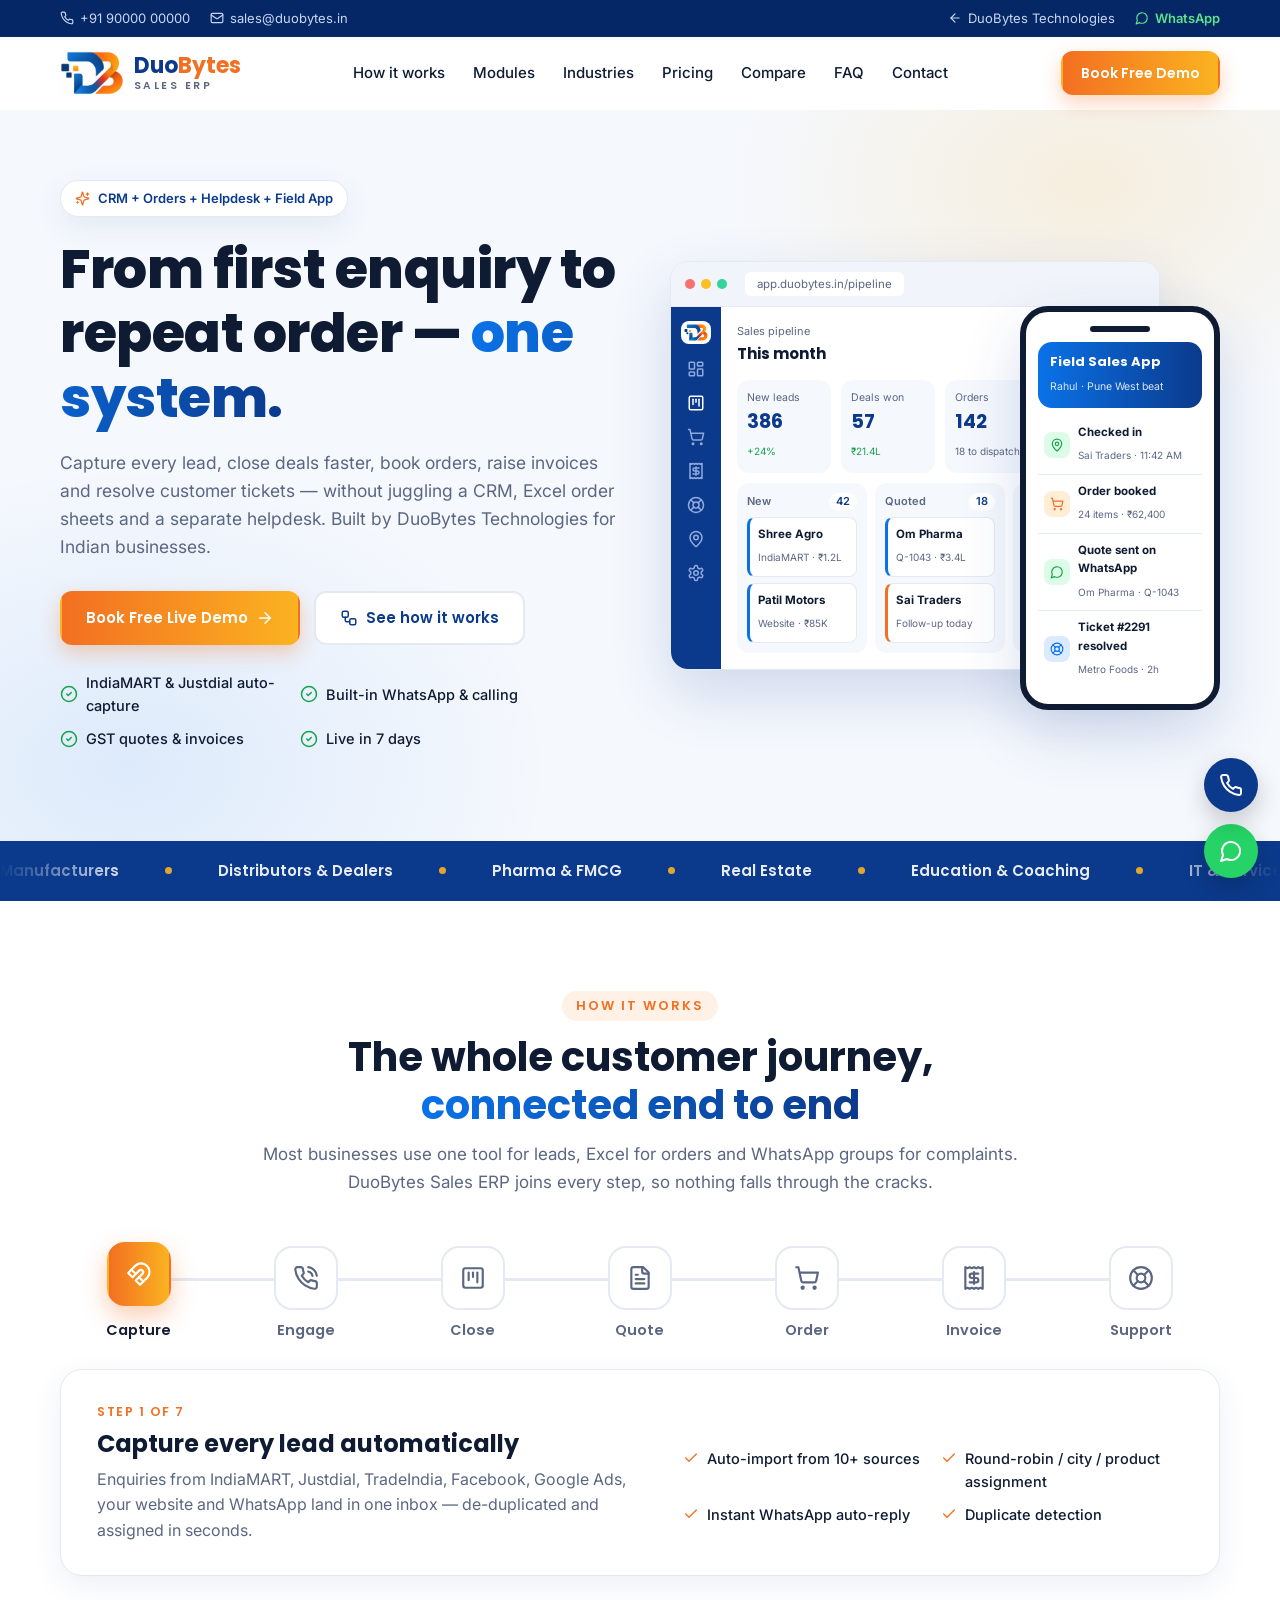
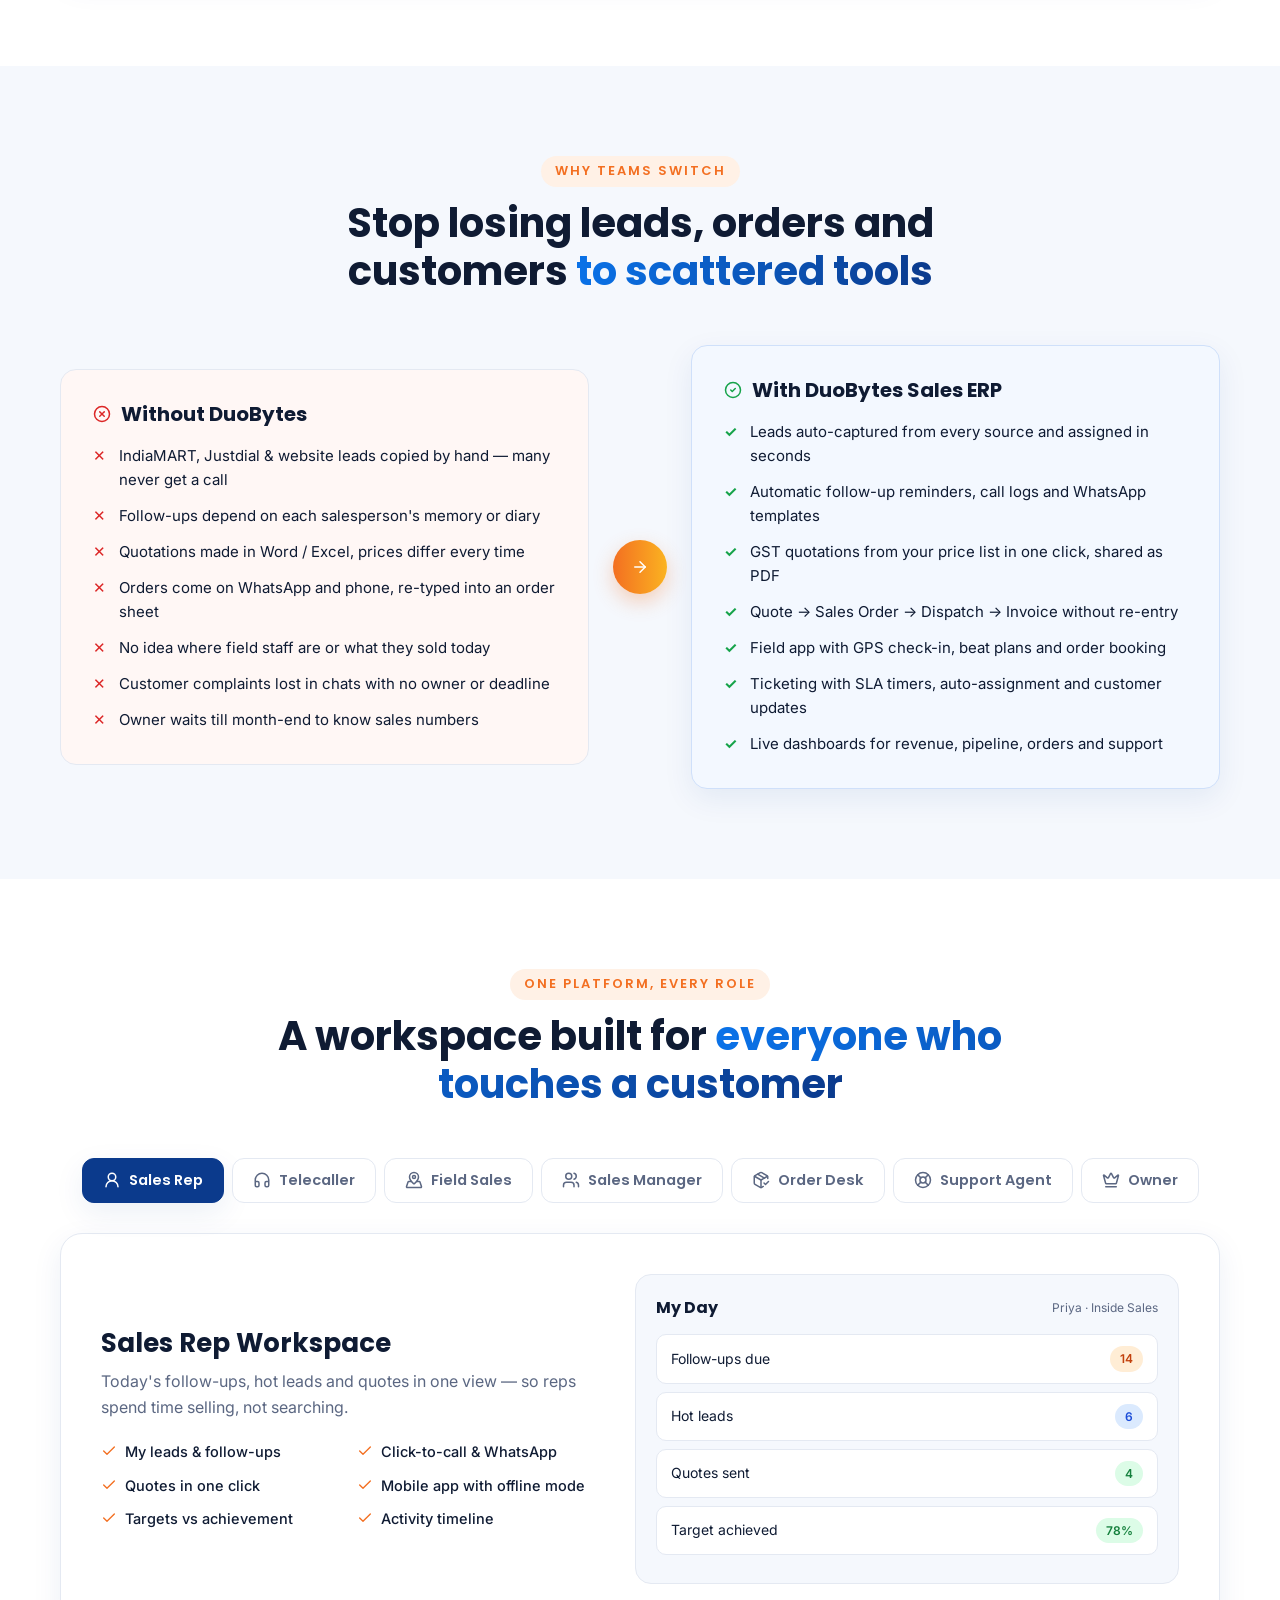
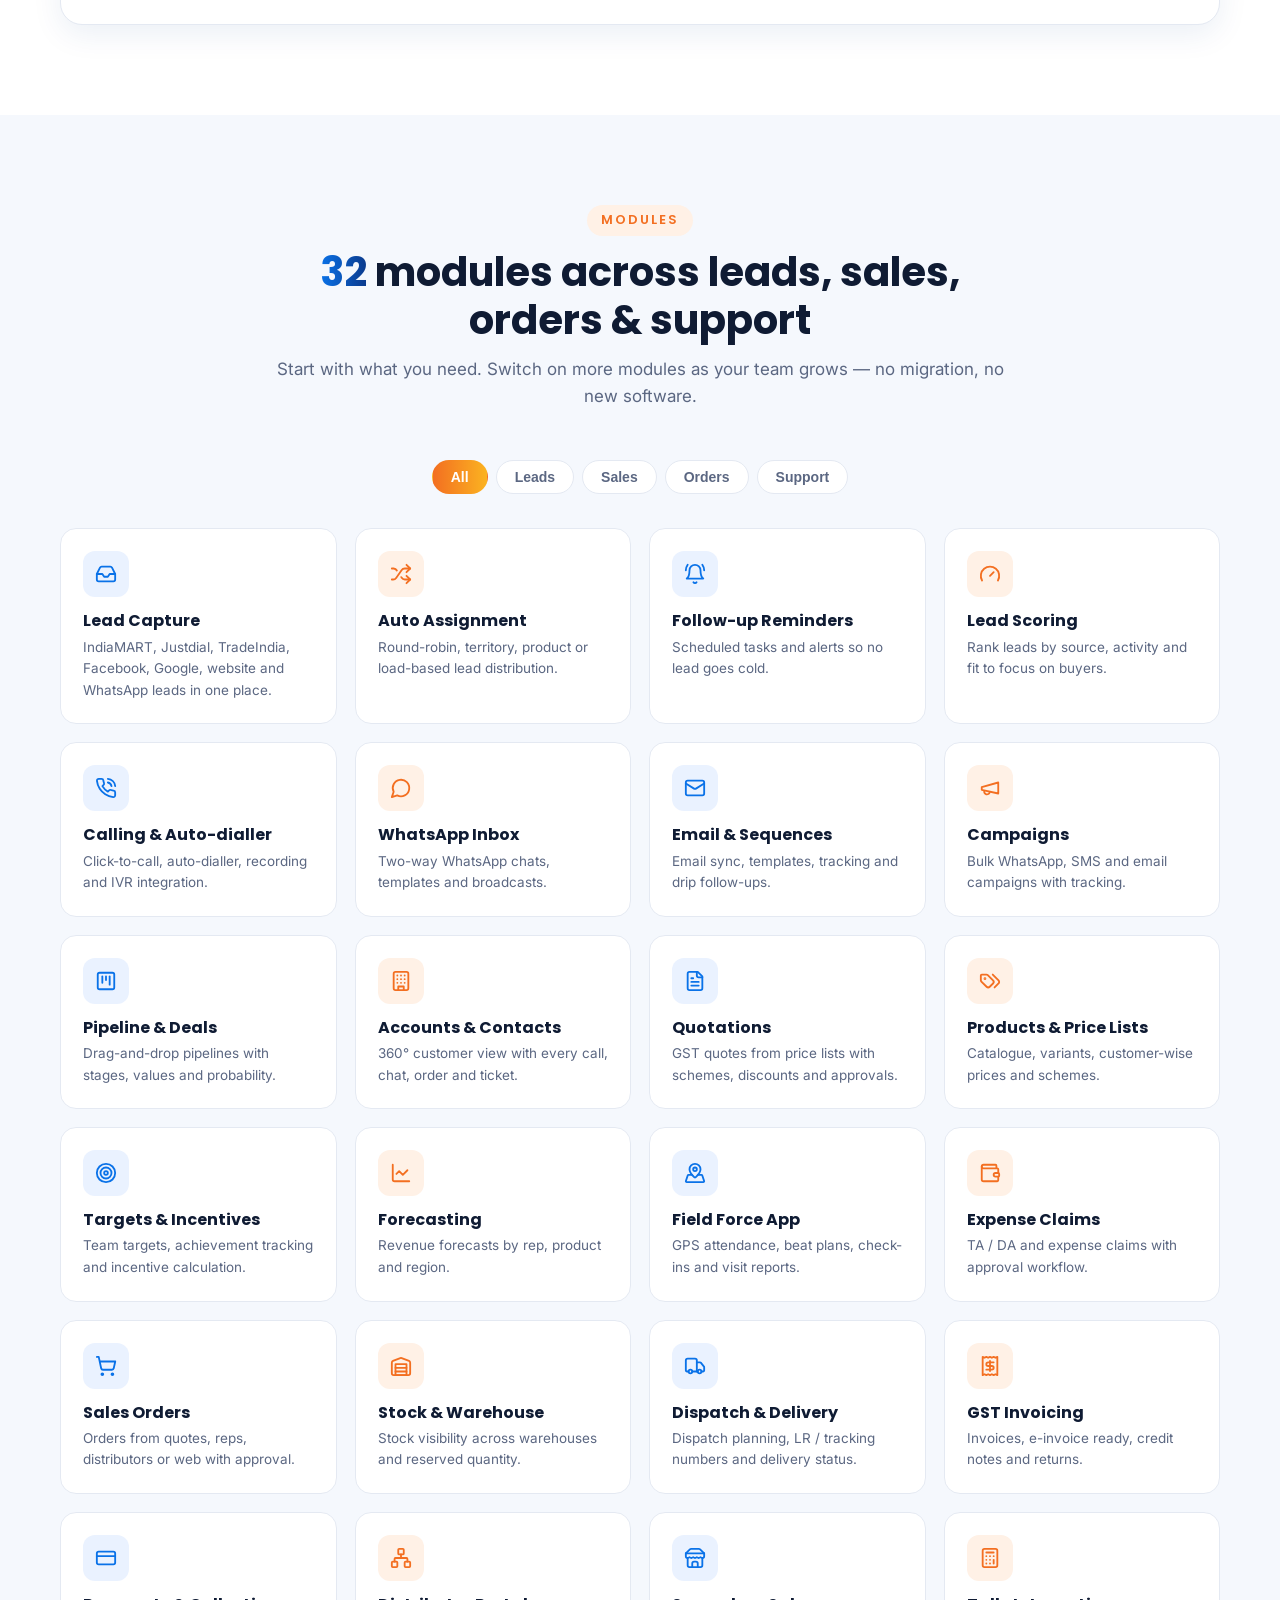
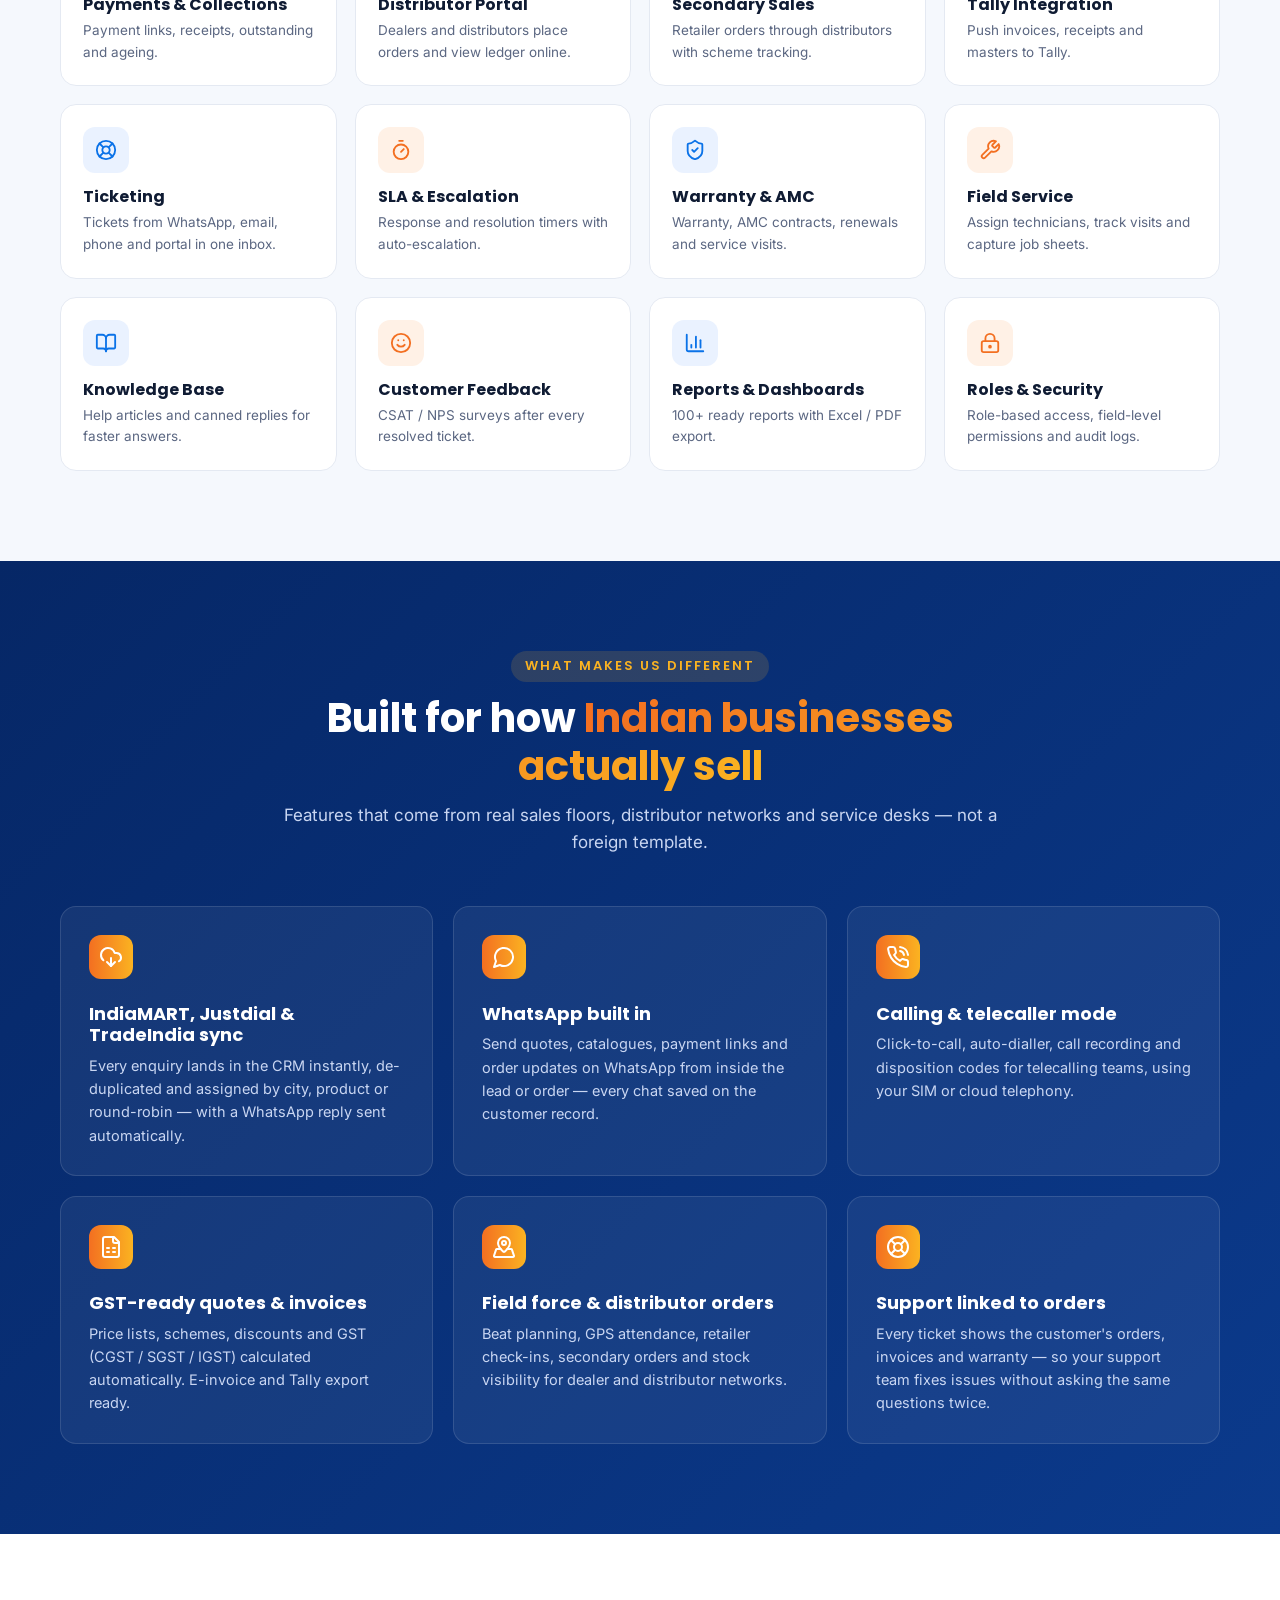
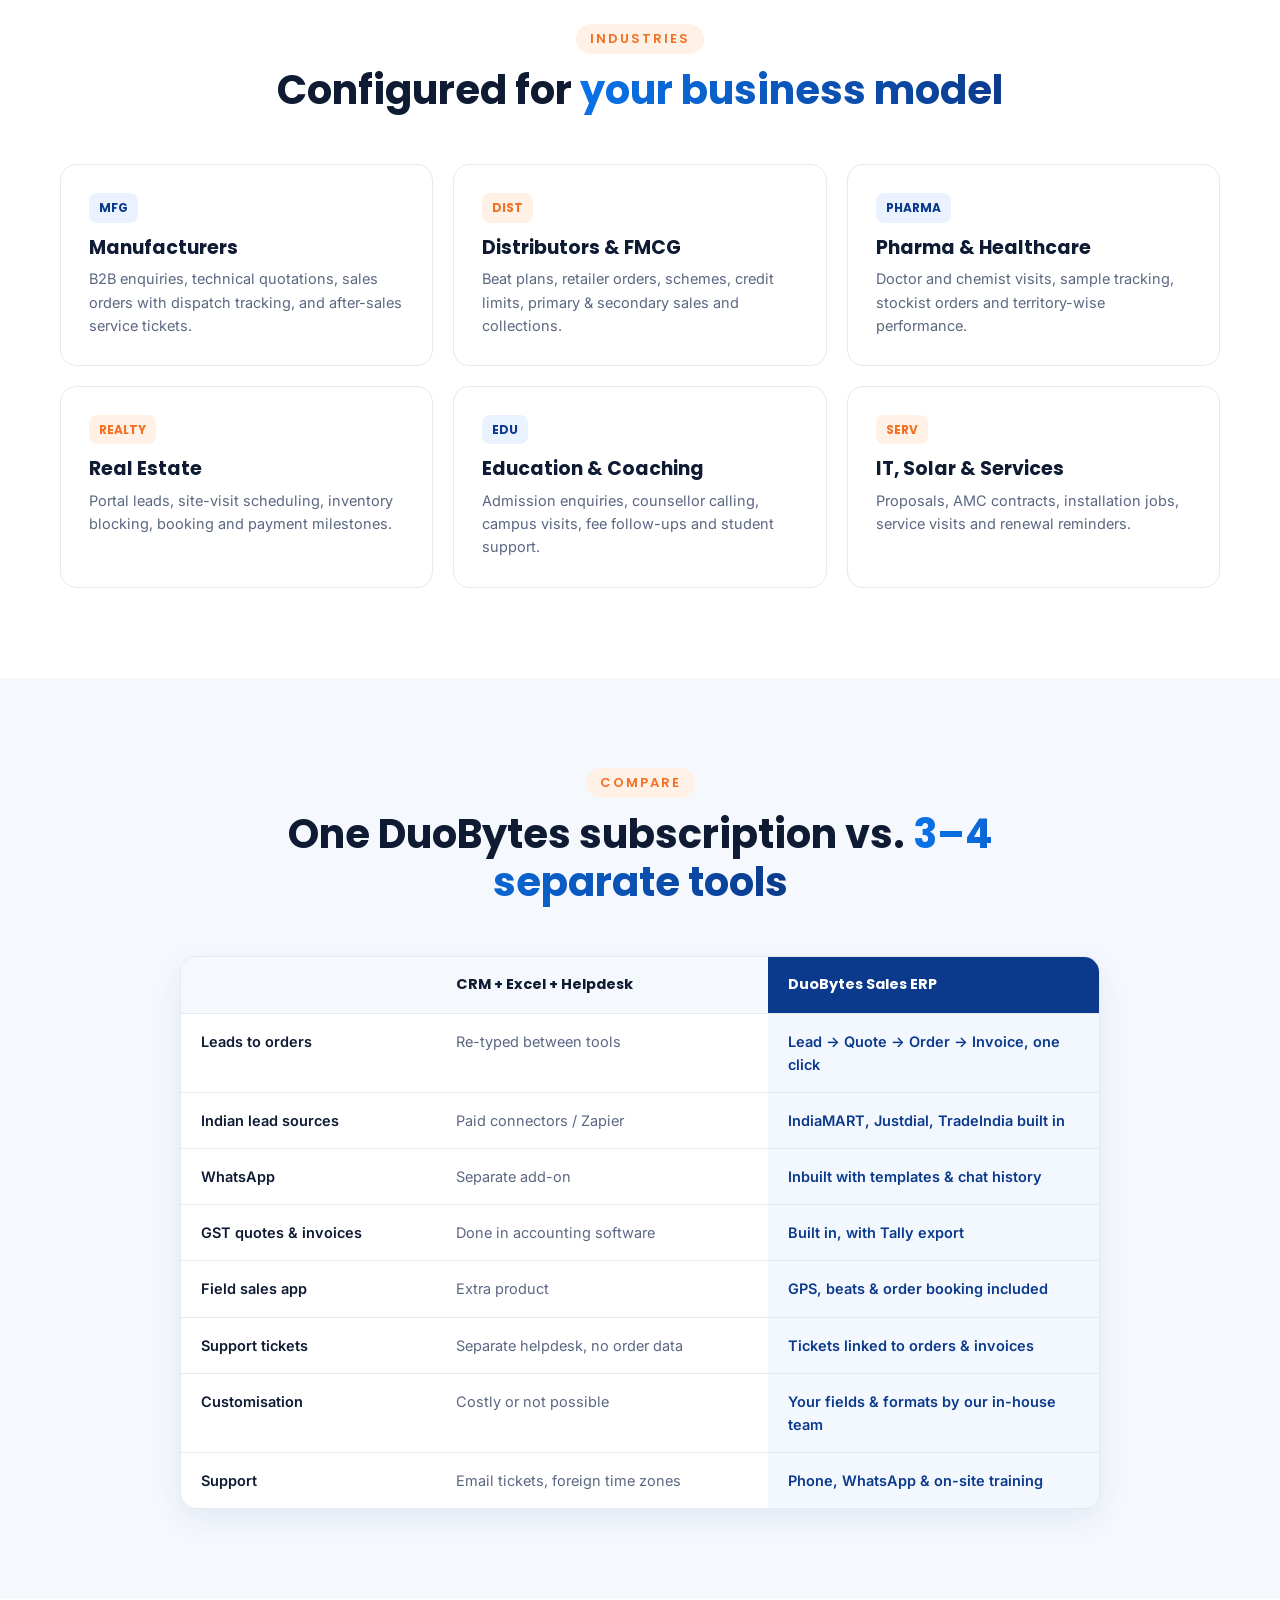
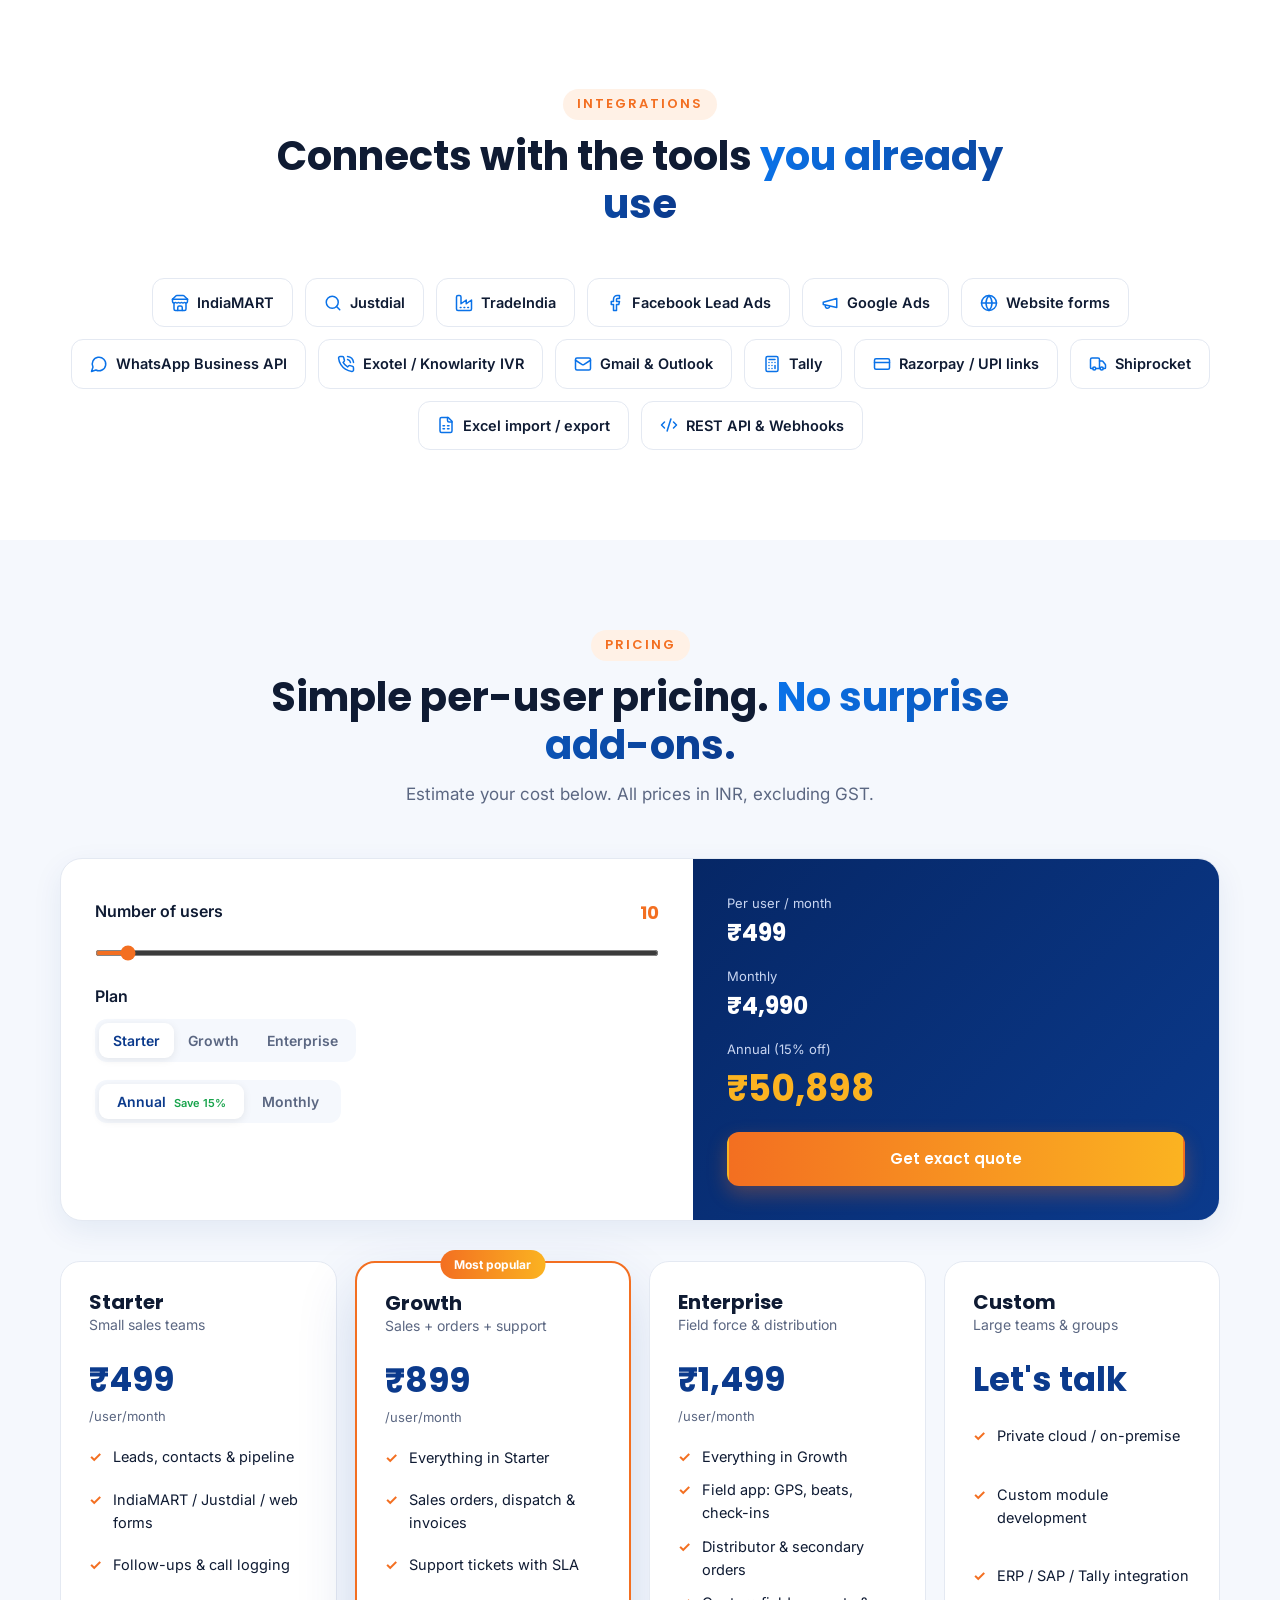
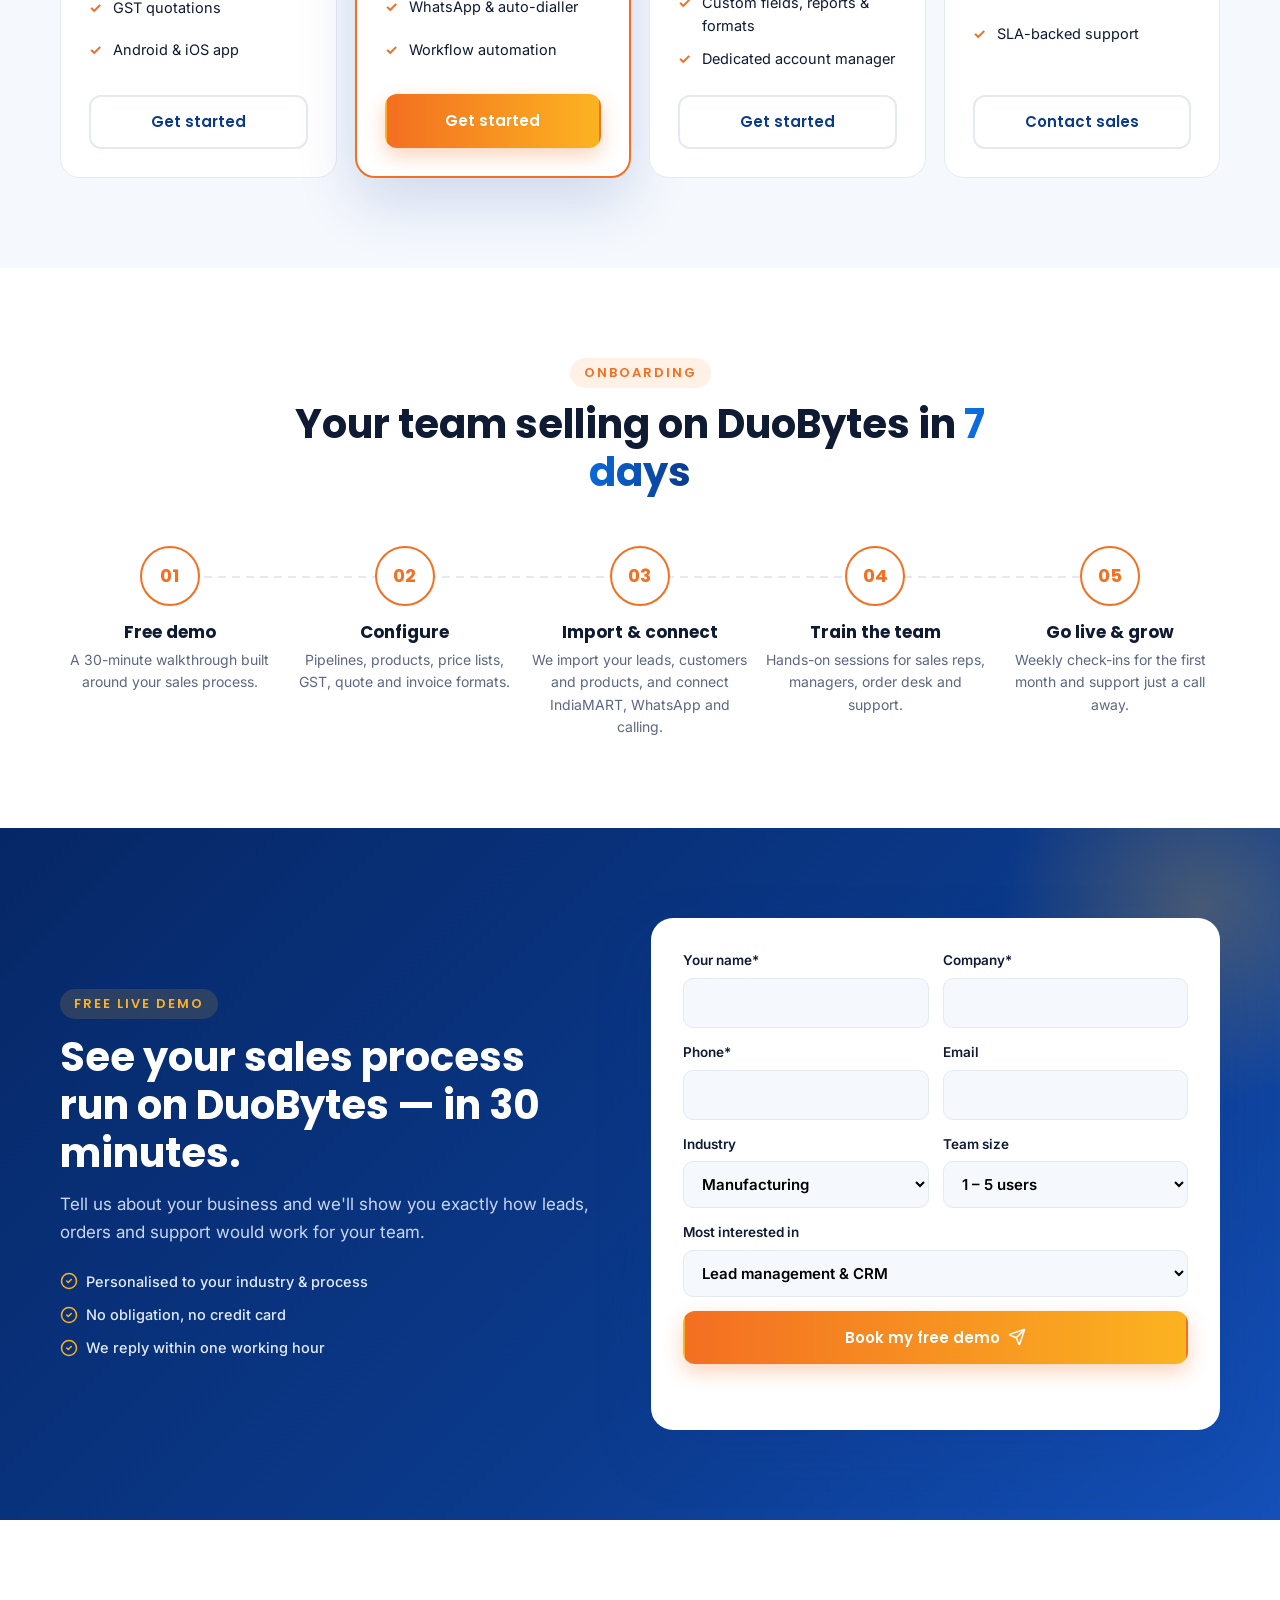
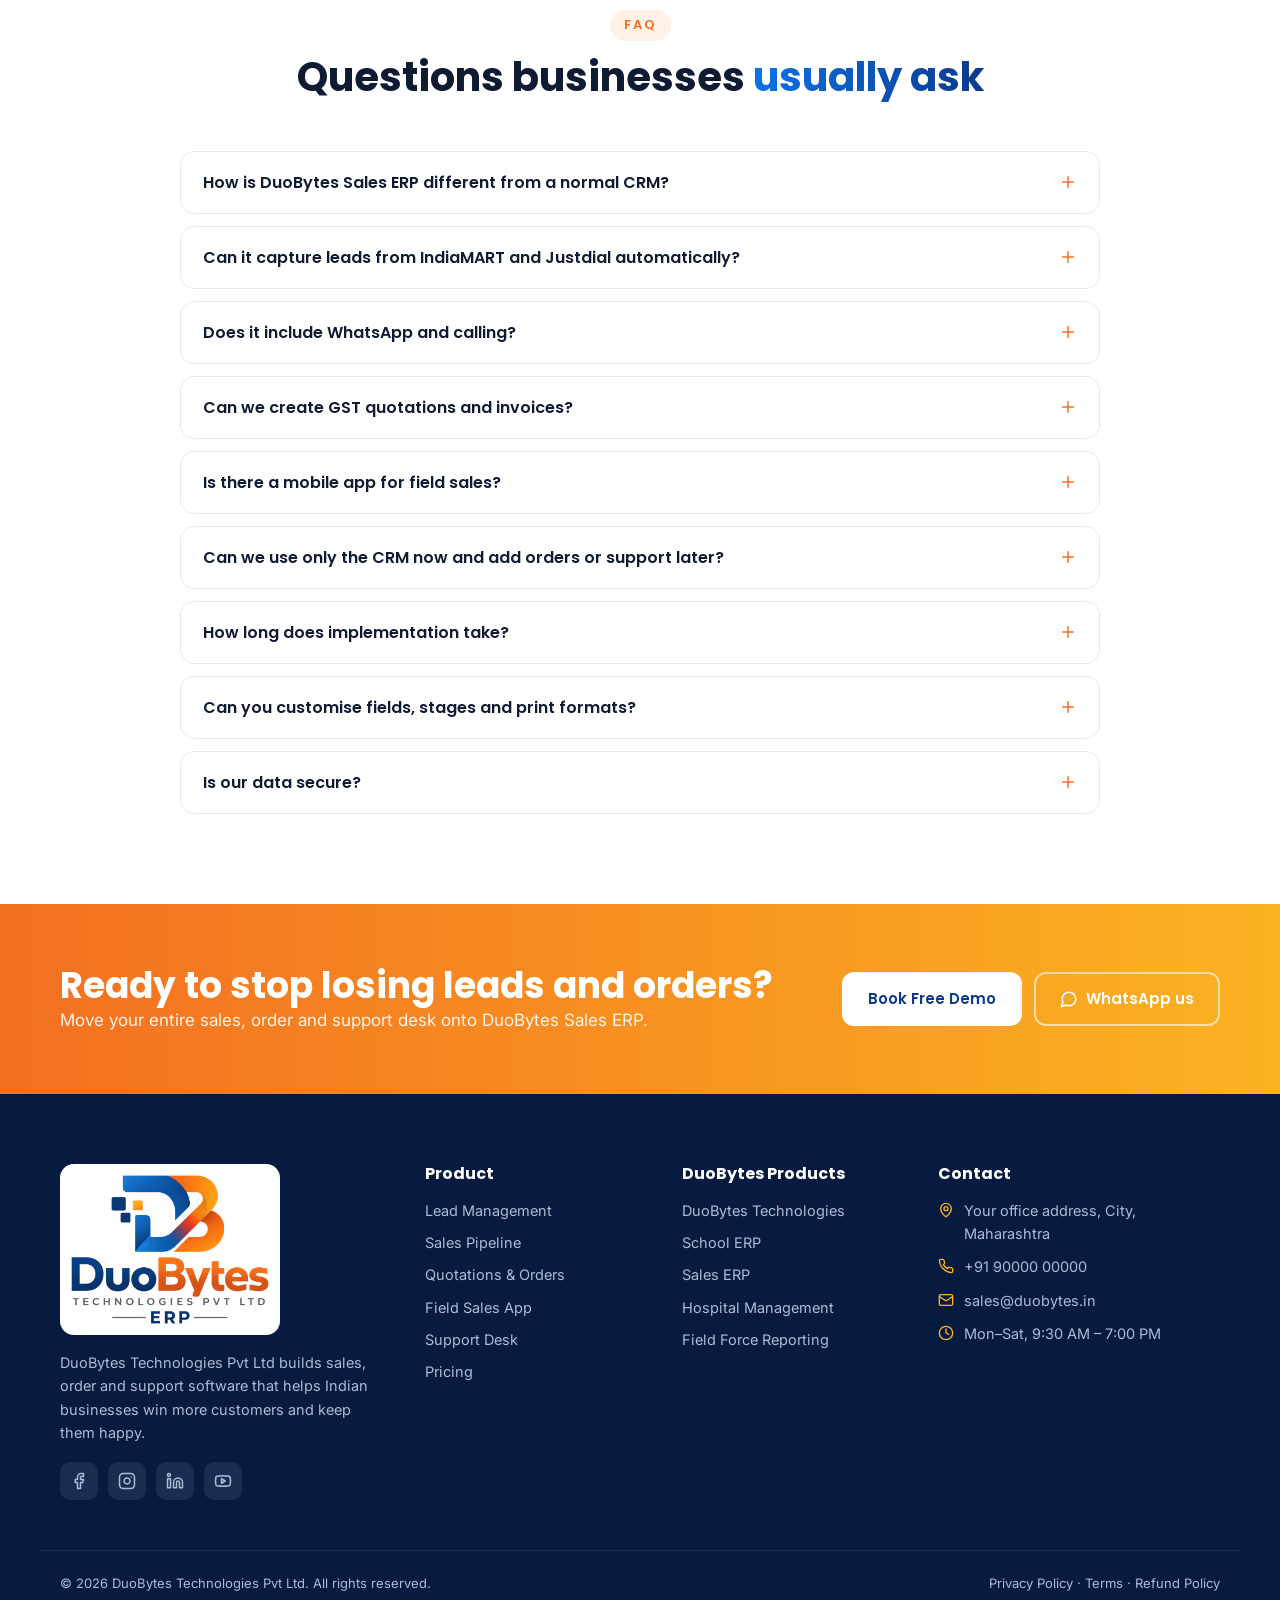
<file: sales-erp/index.html>
<!DOCTYPE html>
<html lang="en-IN" data-product="DuoBytes Sales ERP">
<head>
<meta charset="UTF-8">
<meta name="viewport" content="width=device-width, initial-scale=1.0">
<title>DuoBytes Sales ERP | Lead, Sales, Order &amp; Support Software in India</title>
<meta name="description" content="DuoBytes Sales ERP – capture leads from IndiaMART, Justdial, website &amp; WhatsApp, manage pipeline, quotations, orders, invoices, field sales and customer support tickets in one platform.">
<!-- SEO:start -->
<meta name="robots" content="index, follow, max-image-preview:large">
<meta name="keywords" content="sales CRM India, lead management software, IndiaMART CRM, order management software, helpdesk software, WhatsApp CRM">
<link rel="canonical" href="https://www.duobytes.in/sales-erp/">
<link rel="alternate" hreflang="en-IN" href="https://www.duobytes.in/sales-erp/">
<link rel="icon" type="image/png" href="assets/logo-mark.png">
<link rel="apple-touch-icon" href="assets/logo-mark.png">
<meta property="og:type" content="website">
<meta property="og:site_name" content="DuoBytes Technologies">
<meta property="og:locale" content="en_IN">
<meta property="og:url" content="https://www.duobytes.in/sales-erp/">
<meta property="og:title" content="DuoBytes Sales ERP – From first enquiry to happy customer, in one system">
<meta property="og:description" content="DuoBytes Sales ERP – capture leads from IndiaMART, Justdial, website &amp; WhatsApp, manage pipeline, quotations, orders, invoices, field sales and customer support tickets in one platform.">
<meta property="og:image" content="https://www.duobytes.in/sales-erp/assets/logo-full.png">
<meta name="twitter:card" content="summary_large_image">
<meta name="twitter:title" content="DuoBytes Sales ERP – From first enquiry to happy customer, in one system">
<meta name="twitter:description" content="DuoBytes Sales ERP – capture leads from IndiaMART, Justdial, website &amp; WhatsApp, manage pipeline, quotations, orders, invoices, field sales and customer support tickets in one platform.">
<meta name="twitter:image" content="https://www.duobytes.in/sales-erp/assets/logo-full.png">
<script type="application/ld+json">
{
 "@context": "https://schema.org",
 "@graph": [
  {
   "@type": "Organization",
   "@id": "https://www.duobytes.in/#org",
   "name": "DuoBytes Technologies Pvt Ltd",
   "alternateName": "DuoBytes",
   "url": "https://www.duobytes.in/",
   "logo": "https://www.duobytes.in/assets/company-full.png",
   "email": "info@duobytes.in",
   "telephone": "+91-9000000000",
   "address": {
    "@type": "PostalAddress",
    "addressRegion": "Maharashtra",
    "addressCountry": "IN"
   },
   "sameAs": []
  },
  {
   "@type": "SoftwareApplication",
   "name": "DuoBytes Sales ERP",
   "url": "https://www.duobytes.in/sales-erp/",
   "image": "https://www.duobytes.in/sales-erp/assets/logo-full.png",
   "description": "DuoBytes Sales ERP – capture leads from IndiaMART, Justdial, website &amp; WhatsApp, manage pipeline, quotations, orders, invoices, field sales and customer support tickets in one platform.",
   "applicationCategory": "BusinessApplication",
   "operatingSystem": "Web, Android, iOS",
   "publisher": {
    "@id": "https://www.duobytes.in/#org"
   },
   "offers": {
    "@type": "Offer",
    "price": "499",
    "priceCurrency": "INR",
    "description": "Starting price per user per month, excluding GST",
    "url": "https://www.duobytes.in/sales-erp/#pricing"
   }
  },
  {
   "@type": "BreadcrumbList",
   "itemListElement": [
    {
     "@type": "ListItem",
     "position": 1,
     "name": "DuoBytes Technologies",
     "item": "https://www.duobytes.in/"
    },
    {
     "@type": "ListItem",
     "position": 2,
     "name": "DuoBytes Sales ERP",
     "item": "https://www.duobytes.in/sales-erp/"
    }
   ]
  },
  {
   "@type": "FAQPage",
   "mainEntity": [
    {
     "@type": "Question",
     "name": "How is DuoBytes Sales ERP different from a normal CRM?",
     "acceptedAnswer": {
      "@type": "Answer",
      "text": "A normal CRM stops once a deal is won. DuoBytes continues into quotations, sales orders, dispatch, GST invoices, collections and customer support — so your whole customer journey lives in one system."
     }
    },
    {
     "@type": "Question",
     "name": "Can it capture leads from IndiaMART and Justdial automatically?",
     "acceptedAnswer": {
      "@type": "Answer",
      "text": "Yes. IndiaMART, Justdial, TradeIndia, Facebook Lead Ads, Google Ads and website forms are connected out of the box, and leads are assigned automatically."
     }
    },
    {
     "@type": "Question",
     "name": "Does it include WhatsApp and calling?",
     "acceptedAnswer": {
      "@type": "Answer",
      "text": "Yes. WhatsApp Business API, click-to-call, auto-dialler and call recording are built in. You can use your own SIM through the mobile app or a cloud telephony provider."
     }
    },
    {
     "@type": "Question",
     "name": "Can we create GST quotations and invoices?",
     "acceptedAnswer": {
      "@type": "Answer",
      "text": "Yes. Quotations and invoices calculate CGST / SGST / IGST automatically from your product master, and can be exported to Tally."
     }
    },
    {
     "@type": "Question",
     "name": "Is there a mobile app for field sales?",
     "acceptedAnswer": {
      "@type": "Answer",
      "text": "Yes — Android and iOS apps with GPS attendance, beat plans, check-ins, order booking, collections and expense claims. Key screens work offline."
     }
    },
    {
     "@type": "Question",
     "name": "Can we use only the CRM now and add orders or support later?",
     "acceptedAnswer": {
      "@type": "Answer",
      "text": "Yes. Start with any plan and switch on modules as you grow. Your data stays in one place, so there is no migration."
     }
    },
    {
     "@type": "Question",
     "name": "How long does implementation take?",
     "acceptedAnswer": {
      "@type": "Answer",
      "text": "Most teams go live in about 7 days, including configuration, data import, integrations and training."
     }
    },
    {
     "@type": "Question",
     "name": "Can you customise fields, stages and print formats?",
     "acceptedAnswer": {
      "@type": "Answer",
      "text": "Yes. Our in-house team configures your pipelines, custom fields, quotation and invoice formats and reports."
     }
    },
    {
     "@type": "Question",
     "name": "Is our data secure?",
     "acceptedAnswer": {
      "@type": "Answer",
      "text": "Data is hosted on secure Indian cloud servers with SSL encryption, role-based access, audit logs and daily backups. You can export your data anytime."
     }
    }
   ]
  }
 ]
}
</script>
<script src="../js/track.js"></script>
<!-- SEO:end -->
<meta name="theme-color" content="#0B3A8C">
<link rel="preconnect" href="https://fonts.googleapis.com">
<link rel="preconnect" href="https://fonts.gstatic.com" crossorigin>
<link href="https://fonts.googleapis.com/css2?family=Poppins:wght@500;600;700;800&family=Inter:wght@400;500;600&display=swap" rel="stylesheet">
<link rel="stylesheet" href="css/style.css">
</head>
<body>

<!-- Top strip -->
<div class="topbar">
  <div class="container topbar-in">
    <div class="tb-left">
      <a href="tel:+919000000000"><i data-lucide="phone"></i> +91 90000 00000</a>
      <a href="mailto:sales@duobytes.in"><i data-lucide="mail"></i> sales@duobytes.in</a>
    </div>
    <div class="tb-right">
      <a href="../" class="parent-link"><i data-lucide="arrow-left"></i> DuoBytes Technologies</a>
      <a class="wa" href="https://wa.me/919000000000" target="_blank" rel="noopener"><i data-lucide="message-circle"></i> WhatsApp</a>
    </div>
  </div>
</div>

<!-- Header -->
<header class="header" id="header">
  <div class="container nav">
    <a href="#" class="brand"><img src="assets/logo-mark.png" alt=""><span><strong><b class="duo">Duo</b><b class="bytes">Bytes</b></strong><small>Sales ERP</small></span></a>
    <nav class="menu" id="menu">
      <a href="#flow">How it works</a>
      <a href="#modules">Modules</a>
      <a href="#industries">Industries</a>
      <a href="#pricing">Pricing</a>
      <a href="#compare">Compare</a>
      <a href="#faq">FAQ</a>
      <a href="#contact">Contact</a>
      <a href="#demo" class="btn btn-primary btn-sm menu-cta">Book Free Demo</a>
    </nav>
    <a href="#demo" class="btn btn-primary btn-sm hide-m">Book Free Demo</a>
    <button class="burger" id="burger" aria-label="Open menu"><i data-lucide="menu"></i></button>
  </div>
</header>

<!-- Hero -->
<section class="hero">
  <div class="container hero-in">
    <div class="hero-copy reveal">
      <span class="pill"><i data-lucide="sparkles"></i> CRM + Orders + Helpdesk + Field App</span>
      <h1>From first enquiry to repeat order — <span class="grad">one system.</span></h1>
      <p class="lead">Capture every lead, close deals faster, book orders, raise invoices and resolve customer tickets — without juggling a CRM, Excel order sheets and a separate helpdesk. Built by DuoBytes Technologies for Indian businesses.</p>
      <div class="hero-cta">
        <a href="#demo" class="btn btn-primary">Book Free Live Demo <i data-lucide="arrow-right"></i></a>
        <a href="#flow" class="btn btn-ghost"><i data-lucide="workflow"></i> See how it works</a>
      </div>
      <ul class="checks">
        <li><i data-lucide="check-circle-2"></i> IndiaMART &amp; Justdial auto-capture</li>
        <li><i data-lucide="check-circle-2"></i> Built-in WhatsApp &amp; calling</li>
        <li><i data-lucide="check-circle-2"></i> GST quotes &amp; invoices</li>
        <li><i data-lucide="check-circle-2"></i> Live in 7 days</li>
      </ul>
    </div>

    <div class="hero-visual reveal">
      <div class="dash">
        <div class="dash-top"><span></span><span></span><span></span><em>app.duobytes.in/pipeline</em></div>
        <div class="dash-body">
          <aside class="dash-side">
            <img src="assets/logo-mark.png" alt="">
            <i data-lucide="layout-dashboard"></i><i data-lucide="kanban-square" class="on"></i><i data-lucide="shopping-cart"></i><i data-lucide="receipt"></i><i data-lucide="life-buoy"></i><i data-lucide="map-pin"></i><i data-lucide="settings"></i>
          </aside>
          <div class="dash-main">
            <div class="dash-head"><div><small>Sales pipeline</small><b>This month</b></div><span class="chip">₹<span data-count="48">0</span>.6L open</span></div>
            <div class="kpis">
              <div class="kpi"><small>New leads</small><b data-count="386">0</b><em class="up">+24%</em></div>
              <div class="kpi"><small>Deals won</small><b data-count="57">0</b><em class="up">₹21.4L</em></div>
              <div class="kpi"><small>Orders</small><b data-count="142">0</b><em>18 to dispatch</em></div>
              <div class="kpi"><small>Open tickets</small><b data-count="9">0</b><em class="up">SLA 98%</em></div>
            </div>
            <div class="kanban">
              <div class="kcol"><small>New <em>42</em></small><div class="kcard"><b>Shree Agro</b><span>IndiaMART · ₹1.2L</span></div><div class="kcard"><b>Patil Motors</b><span>Website · ₹85K</span></div></div>
              <div class="kcol"><small>Quoted <em>18</em></small><div class="kcard"><b>Om Pharma</b><span>Q-1043 · ₹3.4L</span></div><div class="kcard hot"><b>Sai Traders</b><span>Follow-up today</span></div></div>
              <div class="kcol"><small>Won <em>57</em></small><div class="kcard won"><b>Kiran Steel</b><span>Order SO-882</span></div><div class="kcard won"><b>Metro Foods</b><span>Invoice raised</span></div></div>
            </div>
          </div>
        </div>
      </div>
      <div class="phone">
        <div class="phone-notch"></div>
        <div class="phone-head"><b>Field Sales App</b><small>Rahul · Pune West beat</small></div>
        <div class="notif"><i data-lucide="map-pin" class="g"></i><div><b>Checked in</b><small>Sai Traders · 11:42 AM</small></div></div>
        <div class="notif"><i data-lucide="shopping-cart" class="o"></i><div><b>Order booked</b><small>24 items · ₹62,400</small></div></div>
        <div class="notif"><i data-lucide="message-circle" class="g"></i><div><b>Quote sent on WhatsApp</b><small>Om Pharma · Q-1043</small></div></div>
        <div class="notif"><i data-lucide="life-buoy" class="b"></i><div><b>Ticket #2291 resolved</b><small>Metro Foods · 2h</small></div></div>
      </div>
    </div>
  </div>
</section>

<!-- Industries strip -->
<div class="strip">
  <div class="marquee">
    <div class="track">
      <span>Manufacturers</span><span>Distributors &amp; Dealers</span><span>Pharma &amp; FMCG</span><span>Real Estate</span><span>Education &amp; Coaching</span><span>IT &amp; Services</span><span>Agri &amp; Agro Inputs</span><span>Solar &amp; Electricals</span><span>Wholesale &amp; Trading</span>
      <span>Manufacturers</span><span>Distributors &amp; Dealers</span><span>Pharma &amp; FMCG</span><span>Real Estate</span><span>Education &amp; Coaching</span><span>IT &amp; Services</span><span>Agri &amp; Agro Inputs</span><span>Solar &amp; Electricals</span><span>Wholesale &amp; Trading</span>
    </div>
  </div>
</div>

<!-- Customer lifecycle flow -->
<section class="section" id="flow">
  <div class="container">
    <div class="sec-head reveal">
      <span class="eyebrow">How it works</span>
      <h2>The whole customer journey, <span class="grad">connected end to end</span></h2>
      <p>Most businesses use one tool for leads, Excel for orders and WhatsApp groups for complaints. DuoBytes Sales ERP joins every step, so nothing falls through the cracks.</p>
    </div>
    <div class="flow reveal" id="flowSteps"></div>
    <div class="flow-detail reveal" id="flowDetail"></div>
  </div>
</section>

<!-- Problem / solution -->
<section class="section alt">
  <div class="container">
    <div class="sec-head reveal">
      <span class="eyebrow">Why teams switch</span>
      <h2>Stop losing leads, orders and customers <span class="grad">to scattered tools</span></h2>
    </div>
    <div class="ps reveal">
      <div class="ps-col bad">
        <h3><i data-lucide="x-circle"></i> Without DuoBytes</h3>
        <ul>
          <li>IndiaMART, Justdial &amp; website leads copied by hand — many never get a call</li>
          <li>Follow-ups depend on each salesperson's memory or diary</li>
          <li>Quotations made in Word / Excel, prices differ every time</li>
          <li>Orders come on WhatsApp and phone, re-typed into an order sheet</li>
          <li>No idea where field staff are or what they sold today</li>
          <li>Customer complaints lost in chats with no owner or deadline</li>
          <li>Owner waits till month-end to know sales numbers</li>
        </ul>
      </div>
      <div class="ps-arrow"><i data-lucide="arrow-right"></i></div>
      <div class="ps-col good">
        <h3><i data-lucide="check-circle-2"></i> With DuoBytes Sales ERP</h3>
        <ul>
          <li>Leads auto-captured from every source and assigned in seconds</li>
          <li>Automatic follow-up reminders, call logs and WhatsApp templates</li>
          <li>GST quotations from your price list in one click, shared as PDF</li>
          <li>Quote → Sales Order → Dispatch → Invoice without re-entry</li>
          <li>Field app with GPS check-in, beat plans and order booking</li>
          <li>Ticketing with SLA timers, auto-assignment and customer updates</li>
          <li>Live dashboards for revenue, pipeline, orders and support</li>
        </ul>
      </div>
    </div>
  </div>
</section>

<!-- Role tabs -->
<section class="section">
  <div class="container">
    <div class="sec-head reveal">
      <span class="eyebrow">One platform, every role</span>
      <h2>A workspace built for <span class="grad">everyone who touches a customer</span></h2>
    </div>
    <div class="tabs reveal" role="tablist" id="roleTabs"></div>
    <div class="tab-panel reveal" id="rolePanel"></div>
  </div>
</section>

<!-- Modules -->
<section class="section alt" id="modules">
  <div class="container">
    <div class="sec-head reveal">
      <span class="eyebrow">Modules</span>
      <h2><span class="grad" id="modCount">32</span> modules across leads, sales, orders &amp; support</h2>
      <p>Start with what you need. Switch on more modules as your team grows — no migration, no new software.</p>
    </div>
    <div class="filters reveal" id="modFilters"></div>
    <div class="mod-grid" id="modGrid"></div>
  </div>
</section>

<!-- Highlights -->
<section class="section dark">
  <div class="container">
    <div class="sec-head reveal light">
      <span class="eyebrow">What makes us different</span>
      <h2>Built for how <span class="grad-o">Indian businesses actually sell</span></h2>
      <p>Features that come from real sales floors, distributor networks and service desks — not a foreign template.</p>
    </div>
    <div class="hl-grid">
      <div class="hl reveal"><i data-lucide="download-cloud"></i><h3>IndiaMART, Justdial &amp; TradeIndia sync</h3><p>Every enquiry lands in the CRM instantly, de-duplicated and assigned by city, product or round-robin — with a WhatsApp reply sent automatically.</p></div>
      <div class="hl reveal"><i data-lucide="message-circle"></i><h3>WhatsApp built in</h3><p>Send quotes, catalogues, payment links and order updates on WhatsApp from inside the lead or order — every chat saved on the customer record.</p></div>
      <div class="hl reveal"><i data-lucide="phone-call"></i><h3>Calling &amp; telecaller mode</h3><p>Click-to-call, auto-dialler, call recording and disposition codes for telecalling teams, using your SIM or cloud telephony.</p></div>
      <div class="hl reveal"><i data-lucide="file-spreadsheet"></i><h3>GST-ready quotes &amp; invoices</h3><p>Price lists, schemes, discounts and GST (CGST / SGST / IGST) calculated automatically. E-invoice and Tally export ready.</p></div>
      <div class="hl reveal"><i data-lucide="map-pinned"></i><h3>Field force &amp; distributor orders</h3><p>Beat planning, GPS attendance, retailer check-ins, secondary orders and stock visibility for dealer and distributor networks.</p></div>
      <div class="hl reveal"><i data-lucide="life-buoy"></i><h3>Support linked to orders</h3><p>Every ticket shows the customer's orders, invoices and warranty — so your support team fixes issues without asking the same questions twice.</p></div>
    </div>
  </div>
</section>

<!-- Industries -->
<section class="section" id="industries">
  <div class="container">
    <div class="sec-head reveal">
      <span class="eyebrow">Industries</span>
      <h2>Configured for <span class="grad">your business model</span></h2>
    </div>
    <div class="sol-grid">
      <div class="sol reveal"><span class="sol-tag">MFG</span><h3>Manufacturers</h3><p>B2B enquiries, technical quotations, sales orders with dispatch tracking, and after-sales service tickets.</p></div>
      <div class="sol reveal"><span class="sol-tag o">DIST</span><h3>Distributors &amp; FMCG</h3><p>Beat plans, retailer orders, schemes, credit limits, primary &amp; secondary sales and collections.</p></div>
      <div class="sol reveal"><span class="sol-tag">PHARMA</span><h3>Pharma &amp; Healthcare</h3><p>Doctor and chemist visits, sample tracking, stockist orders and territory-wise performance.</p></div>
      <div class="sol reveal"><span class="sol-tag o">REALTY</span><h3>Real Estate</h3><p>Portal leads, site-visit scheduling, inventory blocking, booking and payment milestones.</p></div>
      <div class="sol reveal"><span class="sol-tag">EDU</span><h3>Education &amp; Coaching</h3><p>Admission enquiries, counsellor calling, campus visits, fee follow-ups and student support.</p></div>
      <div class="sol reveal"><span class="sol-tag o">SERV</span><h3>IT, Solar &amp; Services</h3><p>Proposals, AMC contracts, installation jobs, service visits and renewal reminders.</p></div>
    </div>
  </div>
</section>

<!-- Comparison -->
<section class="section alt" id="compare">
  <div class="container narrow">
    <div class="sec-head reveal">
      <span class="eyebrow">Compare</span>
      <h2>One DuoBytes subscription vs. <span class="grad">3–4 separate tools</span></h2>
    </div>
    <div class="cmp reveal">
      <div class="cmp-row head"><span></span><span>CRM + Excel + Helpdesk</span><span>DuoBytes Sales ERP</span></div>
      <div class="cmp-row"><span>Leads to orders</span><span>Re-typed between tools</span><span>Lead → Quote → Order → Invoice, one click</span></div>
      <div class="cmp-row"><span>Indian lead sources</span><span>Paid connectors / Zapier</span><span>IndiaMART, Justdial, TradeIndia built in</span></div>
      <div class="cmp-row"><span>WhatsApp</span><span>Separate add-on</span><span>Inbuilt with templates &amp; chat history</span></div>
      <div class="cmp-row"><span>GST quotes &amp; invoices</span><span>Done in accounting software</span><span>Built in, with Tally export</span></div>
      <div class="cmp-row"><span>Field sales app</span><span>Extra product</span><span>GPS, beats &amp; order booking included</span></div>
      <div class="cmp-row"><span>Support tickets</span><span>Separate helpdesk, no order data</span><span>Tickets linked to orders &amp; invoices</span></div>
      <div class="cmp-row"><span>Customisation</span><span>Costly or not possible</span><span>Your fields &amp; formats by our in-house team</span></div>
      <div class="cmp-row"><span>Support</span><span>Email tickets, foreign time zones</span><span>Phone, WhatsApp &amp; on-site training</span></div>
    </div>
  </div>
</section>

<!-- Integrations -->
<section class="section">
  <div class="container">
    <div class="sec-head reveal">
      <span class="eyebrow">Integrations</span>
      <h2>Connects with the tools <span class="grad">you already use</span></h2>
    </div>
    <div class="integ reveal">
      <span><i data-lucide="store"></i> IndiaMART</span><span><i data-lucide="search"></i> Justdial</span><span><i data-lucide="factory"></i> TradeIndia</span><span><i data-lucide="facebook"></i> Facebook Lead Ads</span><span><i data-lucide="megaphone"></i> Google Ads</span><span><i data-lucide="globe"></i> Website forms</span><span><i data-lucide="message-circle"></i> WhatsApp Business API</span><span><i data-lucide="phone-call"></i> Exotel / Knowlarity IVR</span><span><i data-lucide="mail"></i> Gmail &amp; Outlook</span><span><i data-lucide="calculator"></i> Tally</span><span><i data-lucide="credit-card"></i> Razorpay / UPI links</span><span><i data-lucide="truck"></i> Shiprocket</span><span><i data-lucide="file-spreadsheet"></i> Excel import / export</span><span><i data-lucide="code-2"></i> REST API &amp; Webhooks</span>
    </div>
  </div>
</section>

<!-- Pricing -->
<section class="section alt" id="pricing">
  <div class="container">
    <div class="sec-head reveal">
      <span class="eyebrow">Pricing</span>
      <h2>Simple per-user pricing. <span class="grad">No surprise add-ons.</span></h2>
      <p>Estimate your cost below. All prices in INR, excluding GST.</p>
    </div>

    <div class="calc reveal">
      <div class="calc-in">
        <label>Number of users <b id="usrVal">10</b></label>
        <input type="range" id="usr" min="1" max="200" step="1" value="10">
        <label>Plan</label>
        <div class="toggle plan-pick" id="planPick"><button class="on" data-p="starter">Starter</button><button data-p="growth">Growth</button><button data-p="ent">Enterprise</button></div>
        <div style="height:18px"></div>
        <div class="toggle bill"><button class="on" data-bill="annual">Annual <em>Save 15%</em></button><button data-bill="monthly">Monthly</button></div>
      </div>
      <div class="calc-out">
        <div><small>Per user / month</small><b id="rate">₹499</b></div>
        <div><small>Monthly</small><b id="monthly">₹4,990</b></div>
        <div class="big"><small id="totLbl">Annual (15% off)</small><b id="annual">₹50,898</b></div>
        <a href="#demo" class="btn btn-primary">Get exact quote</a>
      </div>
    </div>

    <div class="plans">
      <div class="plan reveal"><h3>Starter</h3><p class="sub">Small sales teams</p><div class="price"><b data-plan="starter">₹499</b><span>/user/month</span></div><ul><li>Leads, contacts &amp; pipeline</li><li>IndiaMART / Justdial / web forms</li><li>Follow-ups &amp; call logging</li><li>GST quotations</li><li>Android &amp; iOS app</li></ul><a href="#demo" class="btn btn-ghost">Get started</a></div>
      <div class="plan pop reveal"><span class="badge">Most popular</span><h3>Growth</h3><p class="sub">Sales + orders + support</p><div class="price"><b data-plan="growth">₹899</b><span>/user/month</span></div><ul><li>Everything in Starter</li><li>Sales orders, dispatch &amp; invoices</li><li>Support tickets with SLA</li><li>WhatsApp &amp; auto-dialler</li><li>Workflow automation</li></ul><a href="#demo" class="btn btn-primary">Get started</a></div>
      <div class="plan reveal"><h3>Enterprise</h3><p class="sub">Field force &amp; distribution</p><div class="price"><b data-plan="ent">₹1,499</b><span>/user/month</span></div><ul><li>Everything in Growth</li><li>Field app: GPS, beats, check-ins</li><li>Distributor &amp; secondary orders</li><li>Custom fields, reports &amp; formats</li><li>Dedicated account manager</li></ul><a href="#demo" class="btn btn-ghost">Get started</a></div>
      <div class="plan reveal"><h3>Custom</h3><p class="sub">Large teams &amp; groups</p><div class="price"><b>Let's talk</b></div><ul><li>Private cloud / on-premise</li><li>Custom module development</li><li>ERP / SAP / Tally integration</li><li>SLA-backed support</li></ul><a href="#contact" class="btn btn-ghost">Contact sales</a></div>
    </div>
  </div>
</section>

<!-- Process -->
<section class="section" id="process">
  <div class="container">
    <div class="sec-head reveal">
      <span class="eyebrow">Onboarding</span>
      <h2>Your team selling on DuoBytes in <span class="grad">7 days</span></h2>
    </div>
    <div class="steps">
      <div class="step reveal"><span>01</span><h3>Free demo</h3><p>A 30-minute walkthrough built around your sales process.</p></div>
      <div class="step reveal"><span>02</span><h3>Configure</h3><p>Pipelines, products, price lists, GST, quote and invoice formats.</p></div>
      <div class="step reveal"><span>03</span><h3>Import &amp; connect</h3><p>We import your leads, customers and products, and connect IndiaMART, WhatsApp and calling.</p></div>
      <div class="step reveal"><span>04</span><h3>Train the team</h3><p>Hands-on sessions for sales reps, managers, order desk and support.</p></div>
      <div class="step reveal"><span>05</span><h3>Go live &amp; grow</h3><p>Weekly check-ins for the first month and support just a call away.</p></div>
    </div>
  </div>
</section>

<!-- Demo form -->
<section class="section demo" id="demo">
  <div class="container demo-in">
    <div class="demo-copy reveal">
      <span class="eyebrow light">Free live demo</span>
      <h2>See your sales process run on DuoBytes — in 30 minutes.</h2>
      <p>Tell us about your business and we'll show you exactly how leads, orders and support would work for your team.</p>
      <ul class="checks light">
        <li><i data-lucide="check-circle-2"></i> Personalised to your industry &amp; process</li>
        <li><i data-lucide="check-circle-2"></i> No obligation, no credit card</li>
        <li><i data-lucide="check-circle-2"></i> We reply within one working hour</li>
      </ul>
    </div>
    <form class="form reveal" id="demoForm" novalidate>
      <div class="f2">
        <label>Your name*<input name="name" required></label>
        <label>Company*<input name="company" required></label>
      </div>
      <div class="f2">
        <label>Phone*<input name="phone" type="tel" required pattern="[0-9+\s-]{10,15}"></label>
        <label>Email<input name="email" type="email"></label>
      </div>
      <div class="f2">
        <label>Industry
          <select name="industry"><option>Manufacturing</option><option>Distribution / FMCG</option><option>Pharma / Healthcare</option><option>Real Estate</option><option>Education</option><option>IT / Services</option><option>Other</option></select>
        </label>
        <label>Team size
          <select name="team"><option>1 – 5 users</option><option>6 – 20 users</option><option>21 – 50 users</option><option>51 – 200 users</option><option>200+ users</option></select>
        </label>
      </div>
      <label>Most interested in
        <select name="need"><option>Lead management &amp; CRM</option><option>Quotations &amp; order management</option><option>Field sales app</option><option>Customer support / helpdesk</option><option>Complete Sales ERP</option></select>
      </label>
      <button class="btn btn-primary w100" type="submit">Book my free demo <i data-lucide="send"></i></button>
      <p class="form-msg" id="formMsg"></p>
    </form>
  </div>
</section>

<!-- FAQ -->
<section class="section" id="faq">
  <div class="container narrow">
    <div class="sec-head reveal">
      <span class="eyebrow">FAQ</span>
      <h2>Questions businesses <span class="grad">usually ask</span></h2>
    </div>
    <div class="faq" id="faqList"></div>
  </div>
</section>

<!-- CTA -->
<section class="cta-band">
  <div class="container cta-in reveal">
    <div><h2>Ready to stop losing leads and orders?</h2><p>Move your entire sales, order and support desk onto DuoBytes Sales ERP.</p></div>
    <div class="cta-btns">
      <a href="#demo" class="btn btn-white">Book Free Demo</a>
      <a href="https://wa.me/919000000000" class="btn btn-outline-w" target="_blank" rel="noopener"><i data-lucide="message-circle"></i> WhatsApp us</a>
    </div>
  </div>
</section>

<!-- Footer -->
<footer class="footer" id="contact">
  <div class="container foot-grid">
    <div class="foot-brand">
      <div class="foot-logo"><img loading="lazy" src="assets/logo-full.png" alt="DuoBytes Technologies Pvt Ltd"></div>
      <p>DuoBytes Technologies Pvt Ltd builds sales, order and support software that helps Indian businesses win more customers and keep them happy.</p>
      <div class="social"><a href="#" aria-label="Facebook"><i data-lucide="facebook"></i></a><a href="#" aria-label="Instagram"><i data-lucide="instagram"></i></a><a href="#" aria-label="LinkedIn"><i data-lucide="linkedin"></i></a><a href="#" aria-label="YouTube"><i data-lucide="youtube"></i></a></div>
    </div>
    <div><h4>Product</h4><a href="#modules">Lead Management</a><a href="#modules">Sales Pipeline</a><a href="#modules">Quotations &amp; Orders</a><a href="#modules">Field Sales App</a><a href="#modules">Support Desk</a><a href="#pricing">Pricing</a></div>
    <div><h4>DuoBytes Products</h4><a href="../">DuoBytes Technologies</a><a href="../school-erp/">School ERP</a><a href="../sales-erp/">Sales ERP</a><a href="../hms/">Hospital Management</a><a href="../ffrs/">Field Force Reporting</a></div>
    <div><h4>Contact</h4>
      <p><i data-lucide="map-pin"></i> Your office address, City, Maharashtra</p>
      <p><i data-lucide="phone"></i> <a href="tel:+919000000000">+91 90000 00000</a></p>
      <p><i data-lucide="mail"></i> <a href="mailto:sales@duobytes.in">sales@duobytes.in</a></p>
      <p><i data-lucide="clock"></i> Mon–Sat, 9:30 AM – 7:00 PM</p>
    </div>
  </div>
  <div class="container foot-bottom">
    <span>© <span id="yr"></span> DuoBytes Technologies Pvt Ltd. All rights reserved.</span>
    <span><a href="../privacy-policy.html">Privacy Policy</a> · <a href="../terms.html">Terms</a> · <a href="../terms.html#refund">Refund Policy</a></span>
  </div>
</footer>

<!-- Floating -->
<a class="fab wa" href="https://wa.me/919000000000" target="_blank" rel="noopener" aria-label="WhatsApp"><i data-lucide="message-circle"></i></a>
<a class="fab call" href="tel:+919000000000" aria-label="Call"><i data-lucide="phone"></i></a>
<div class="mbar"><a href="tel:+919000000000"><i data-lucide="phone"></i> Call</a><a href="#demo" class="mb-p">Book Free Demo</a></div>

<script src="js/lucide.min.js"></script>
<script src="js/main.js"></script>
</body>
</html>
</file>
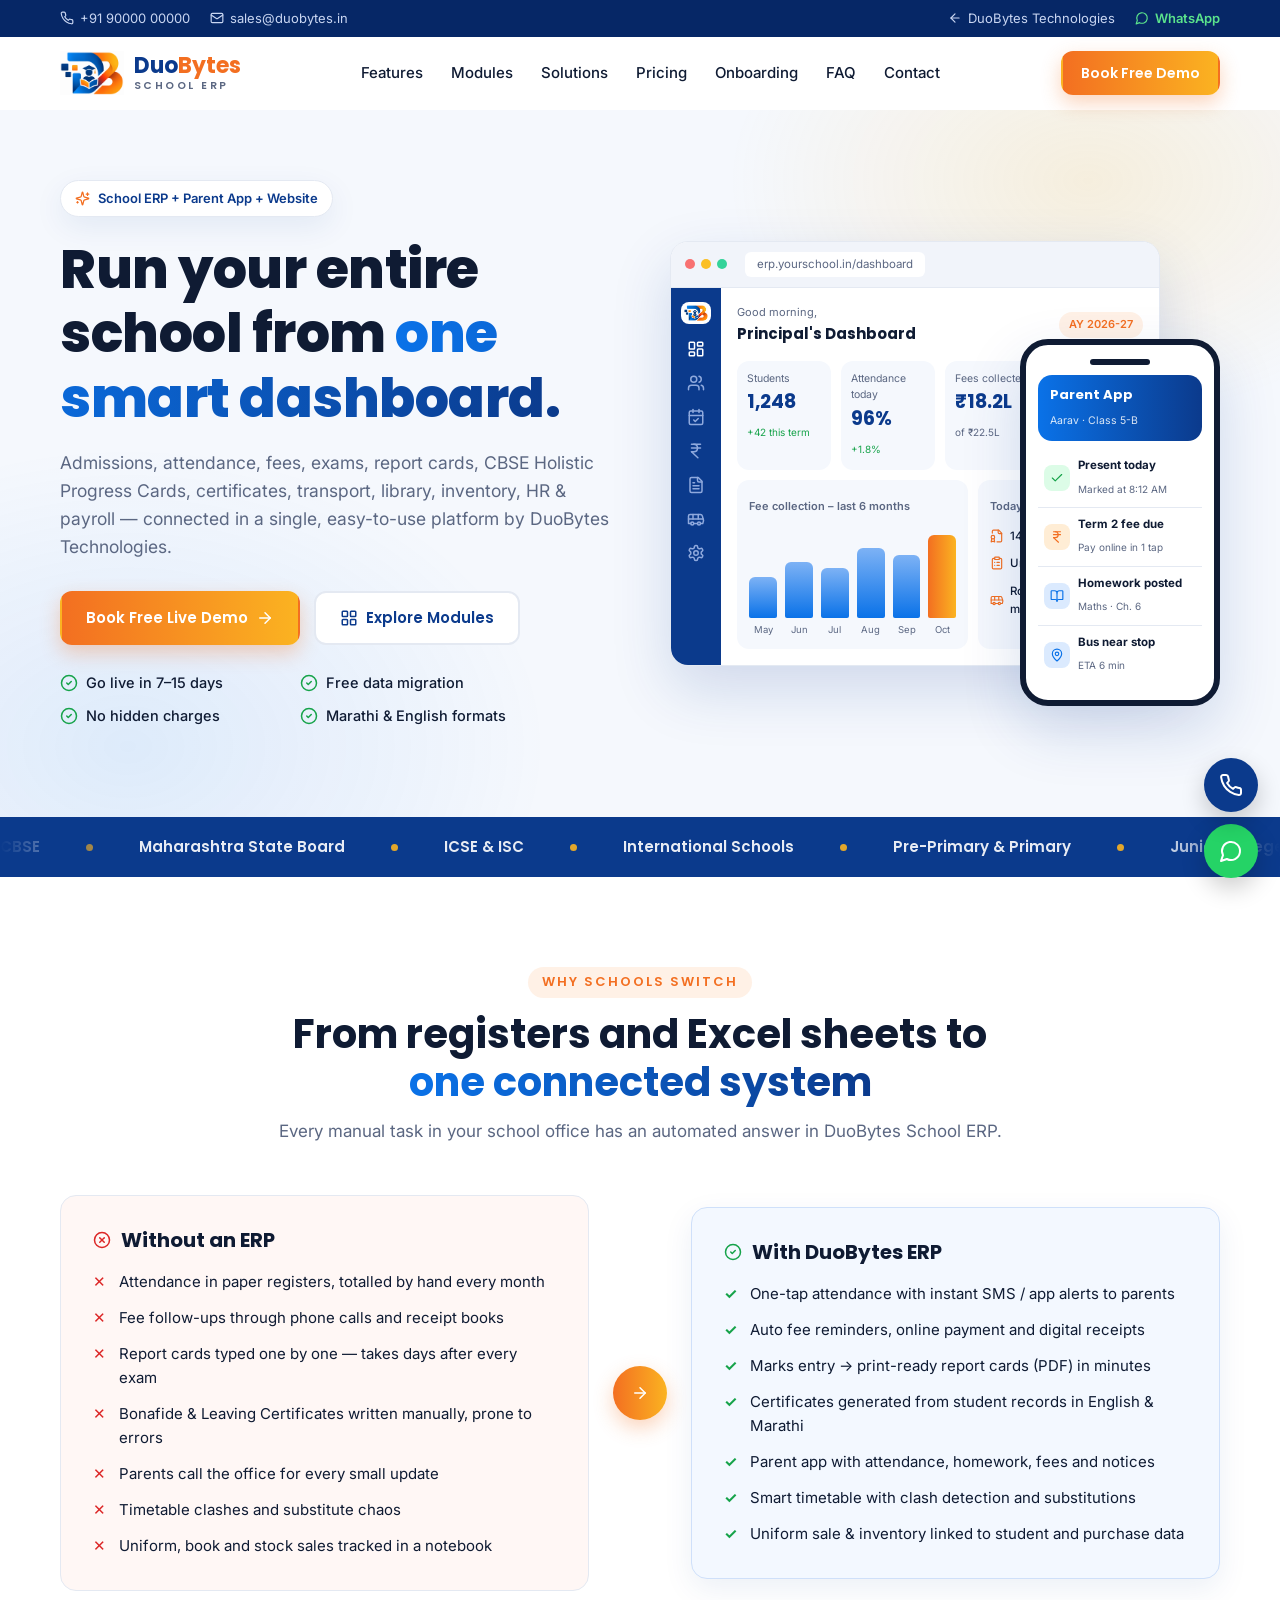
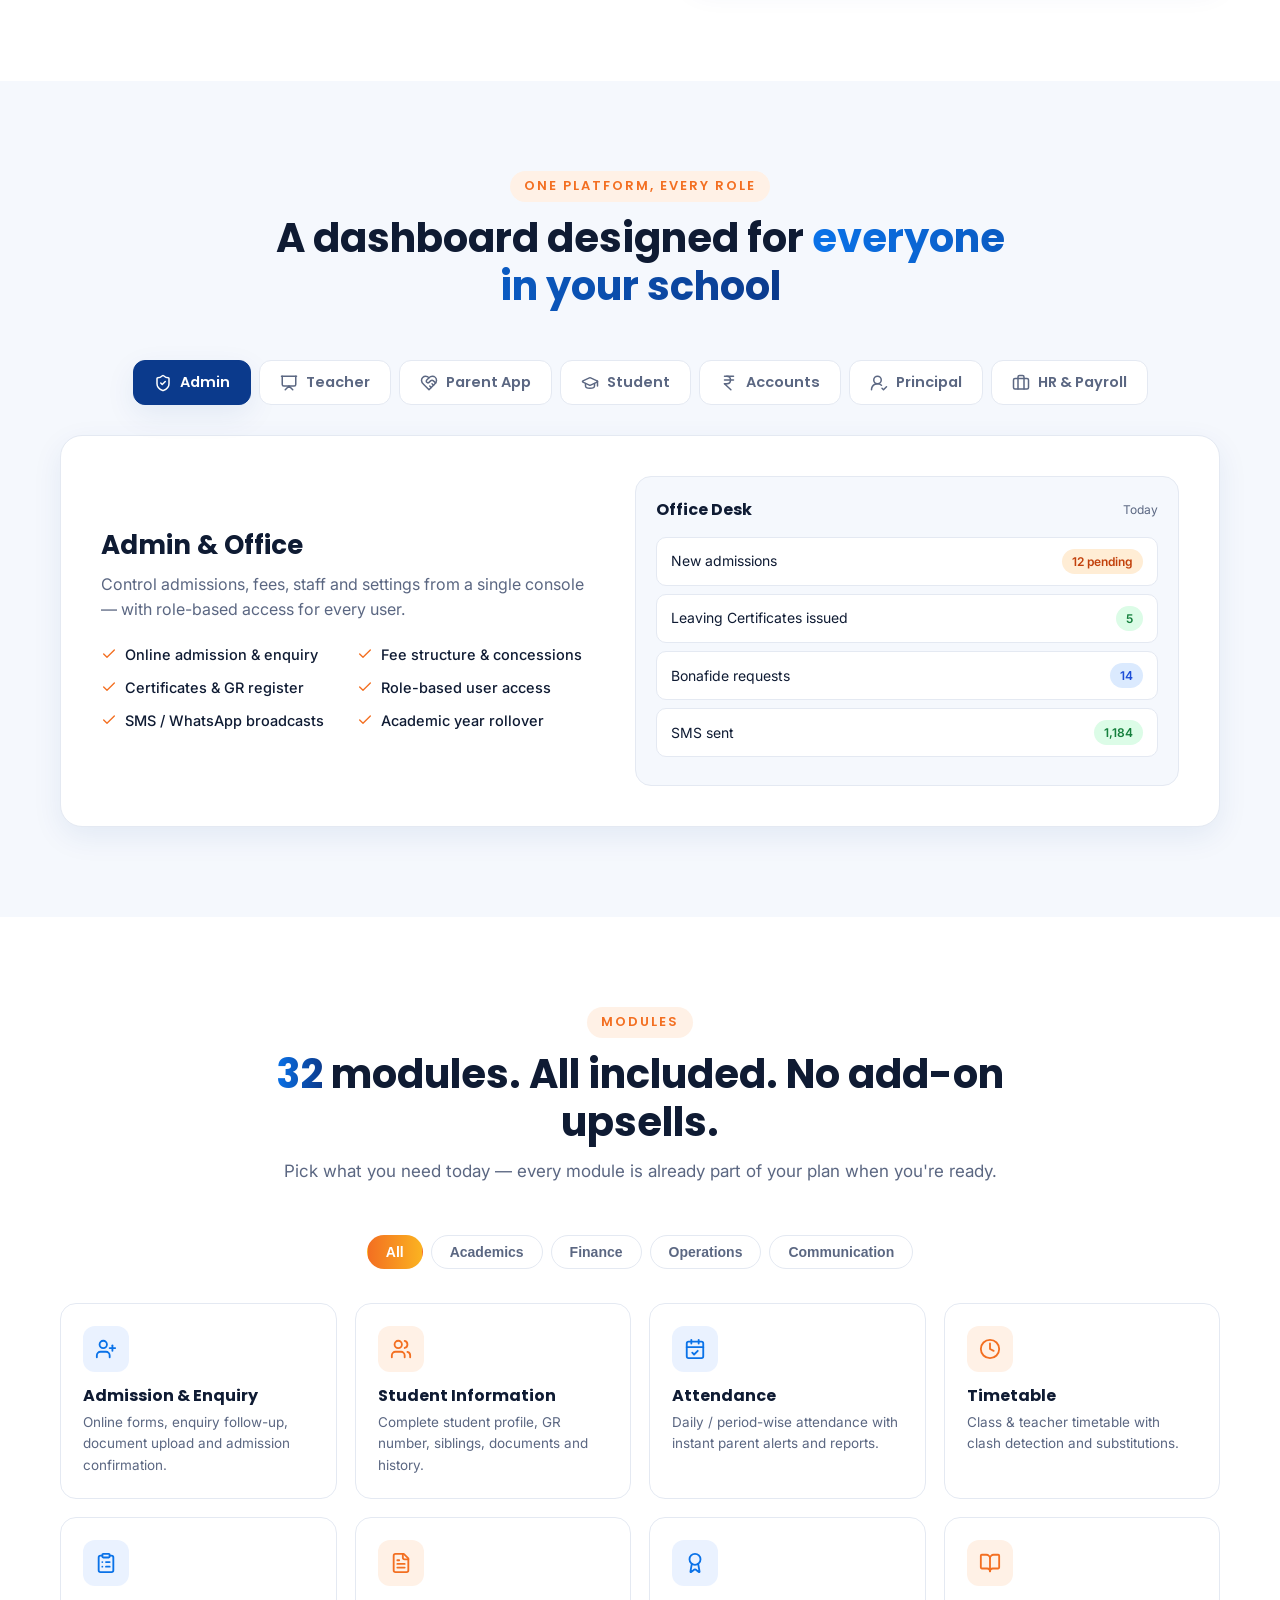
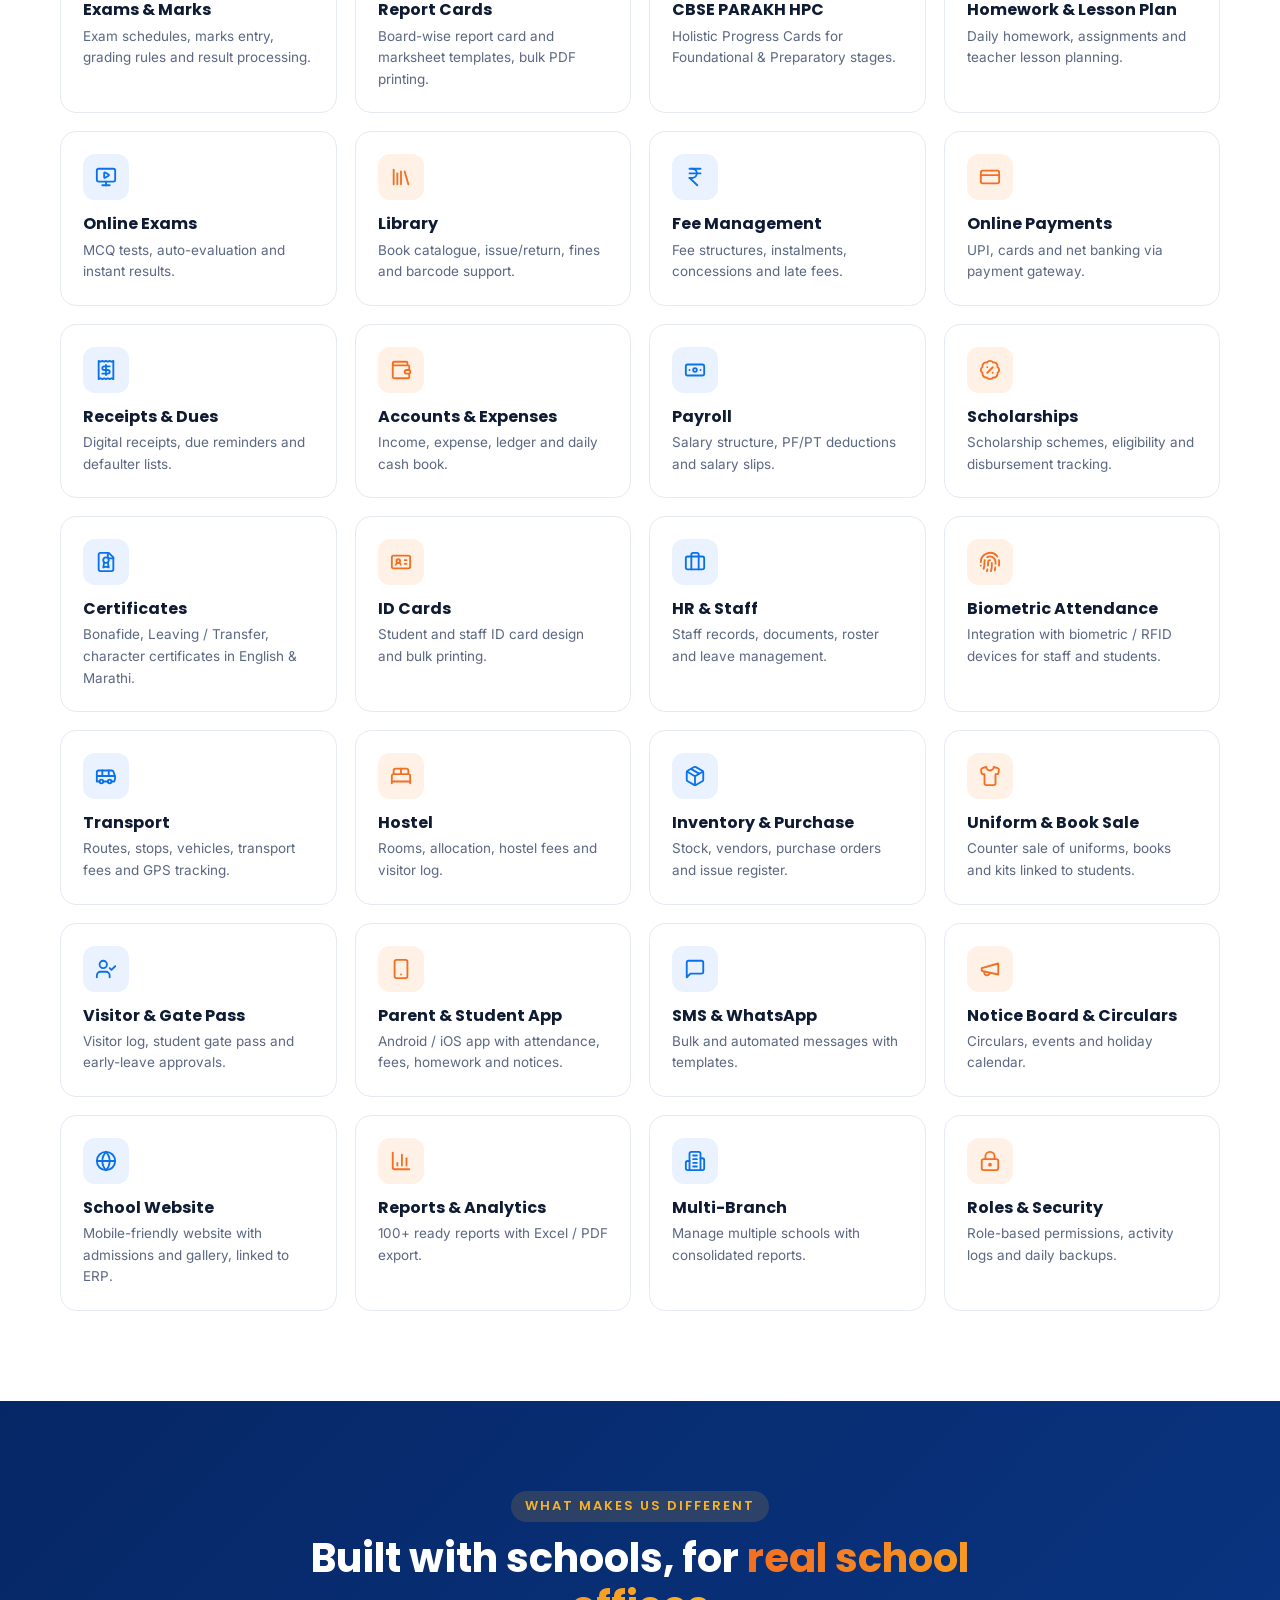
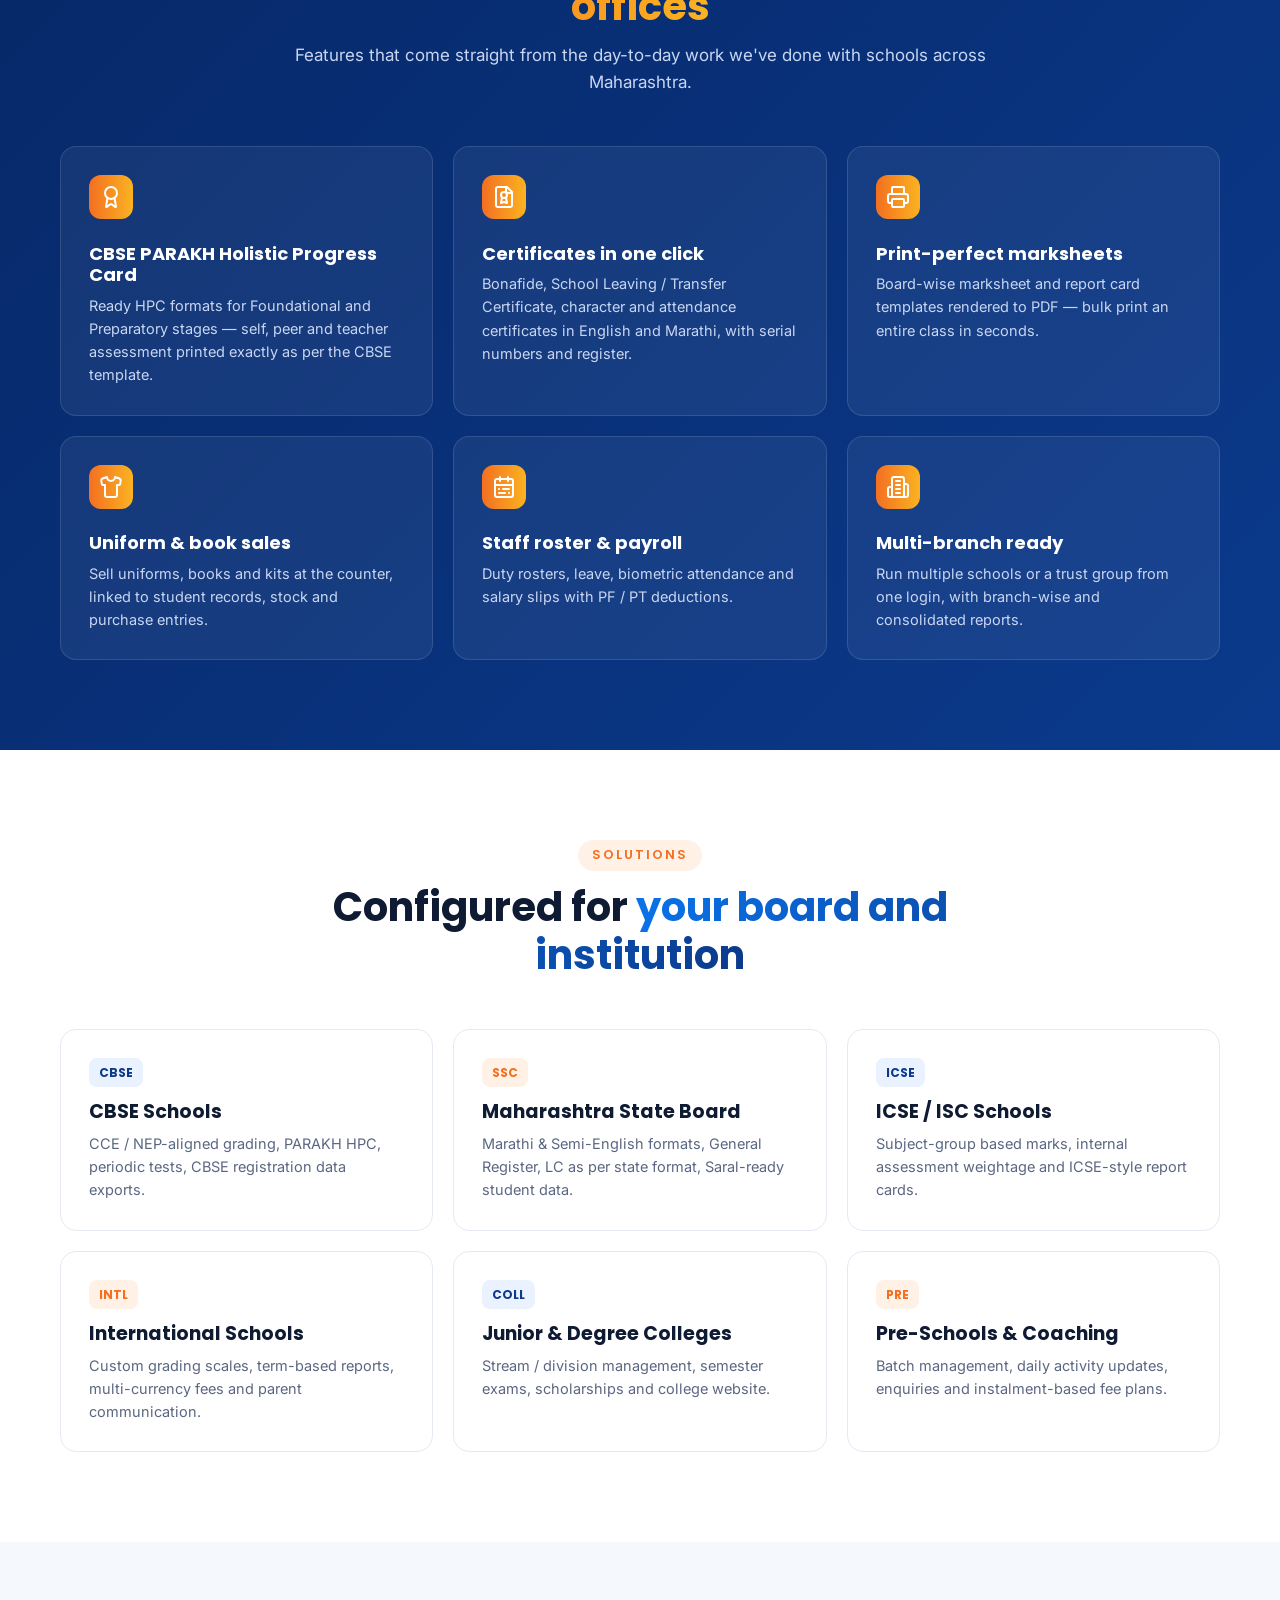
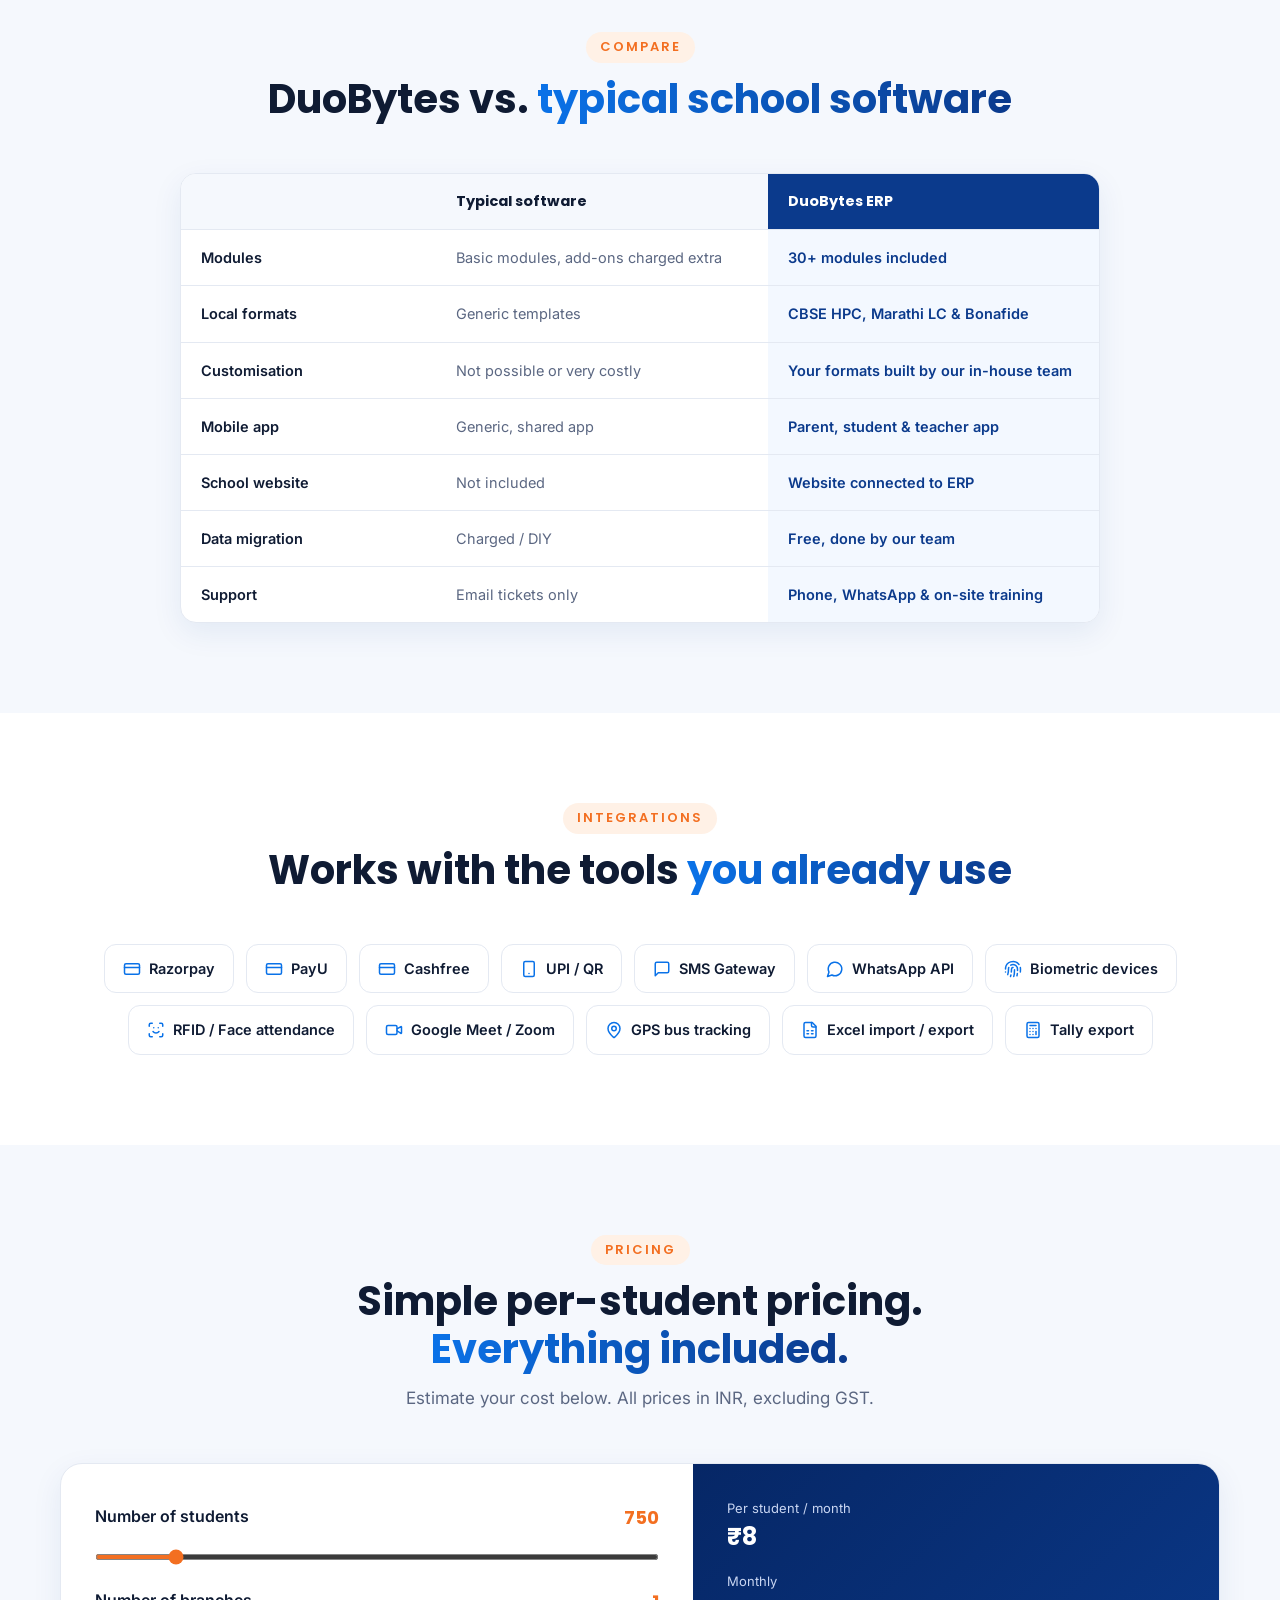
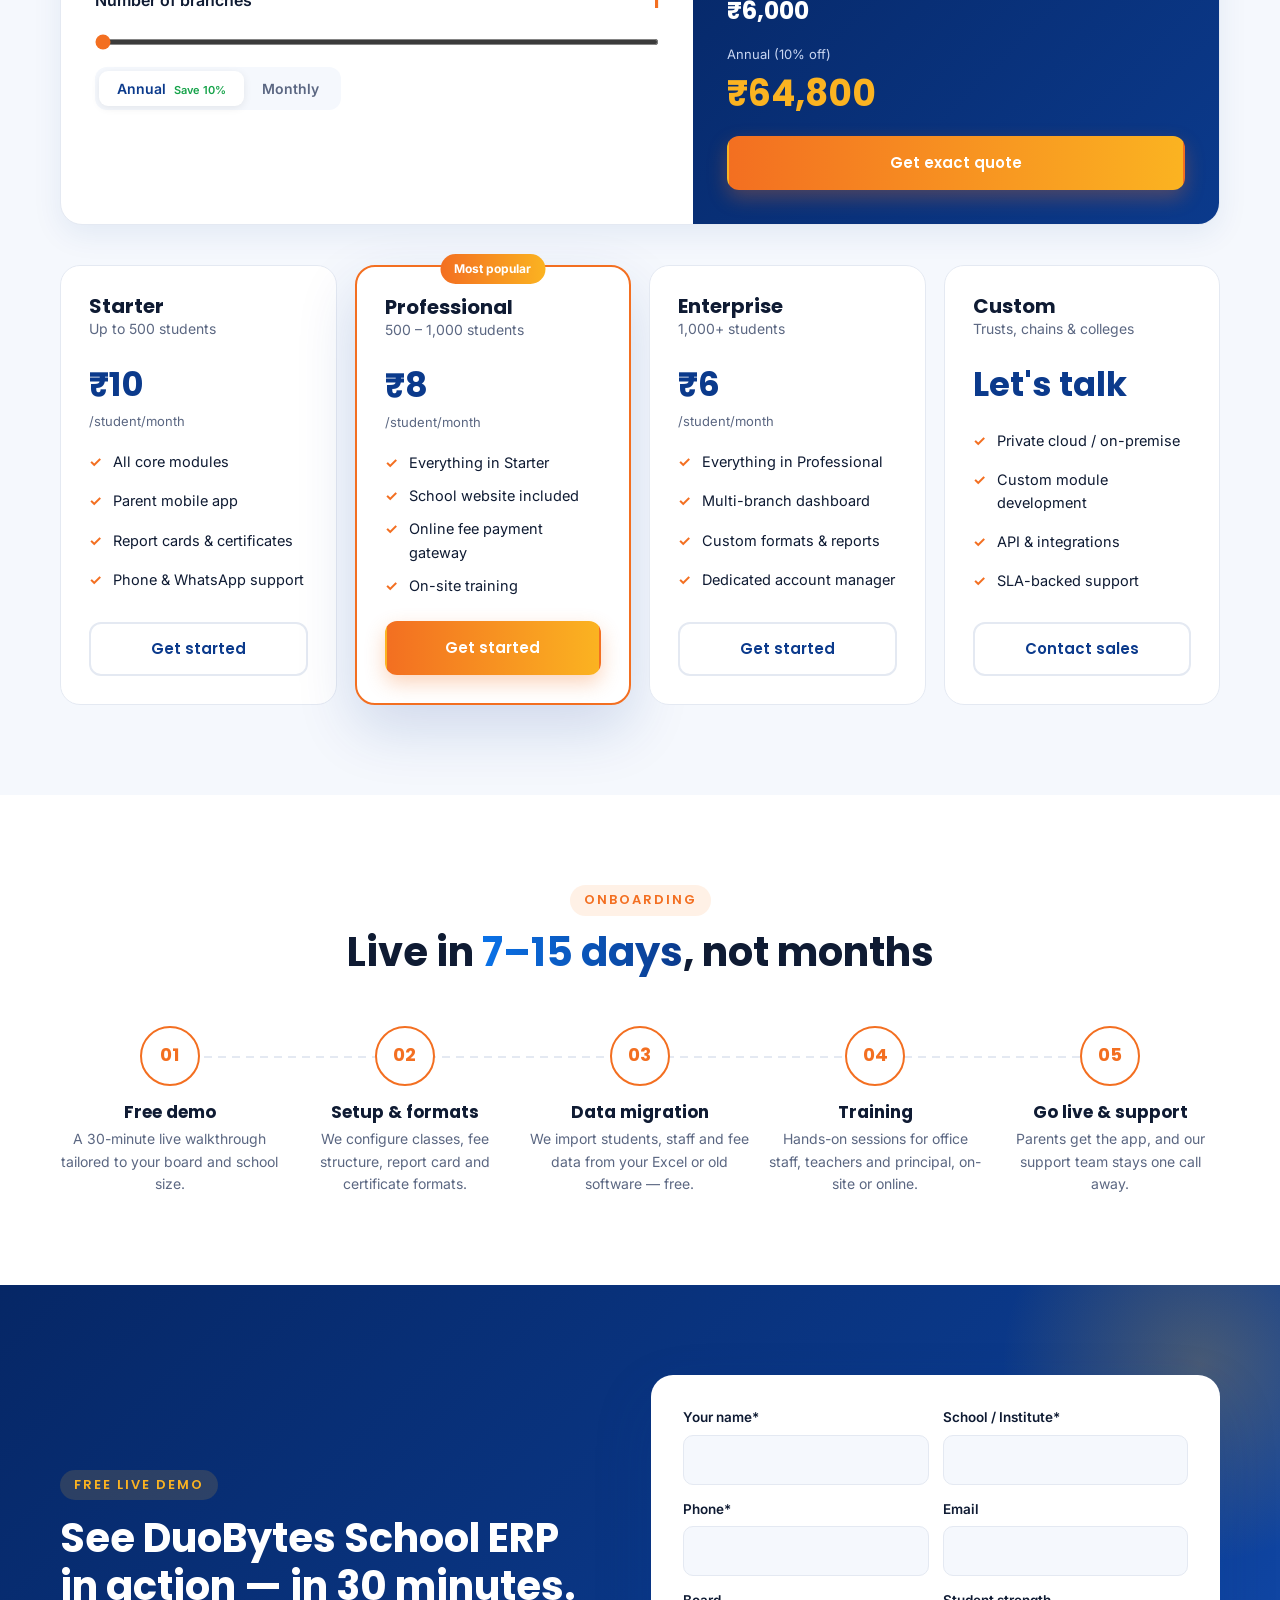
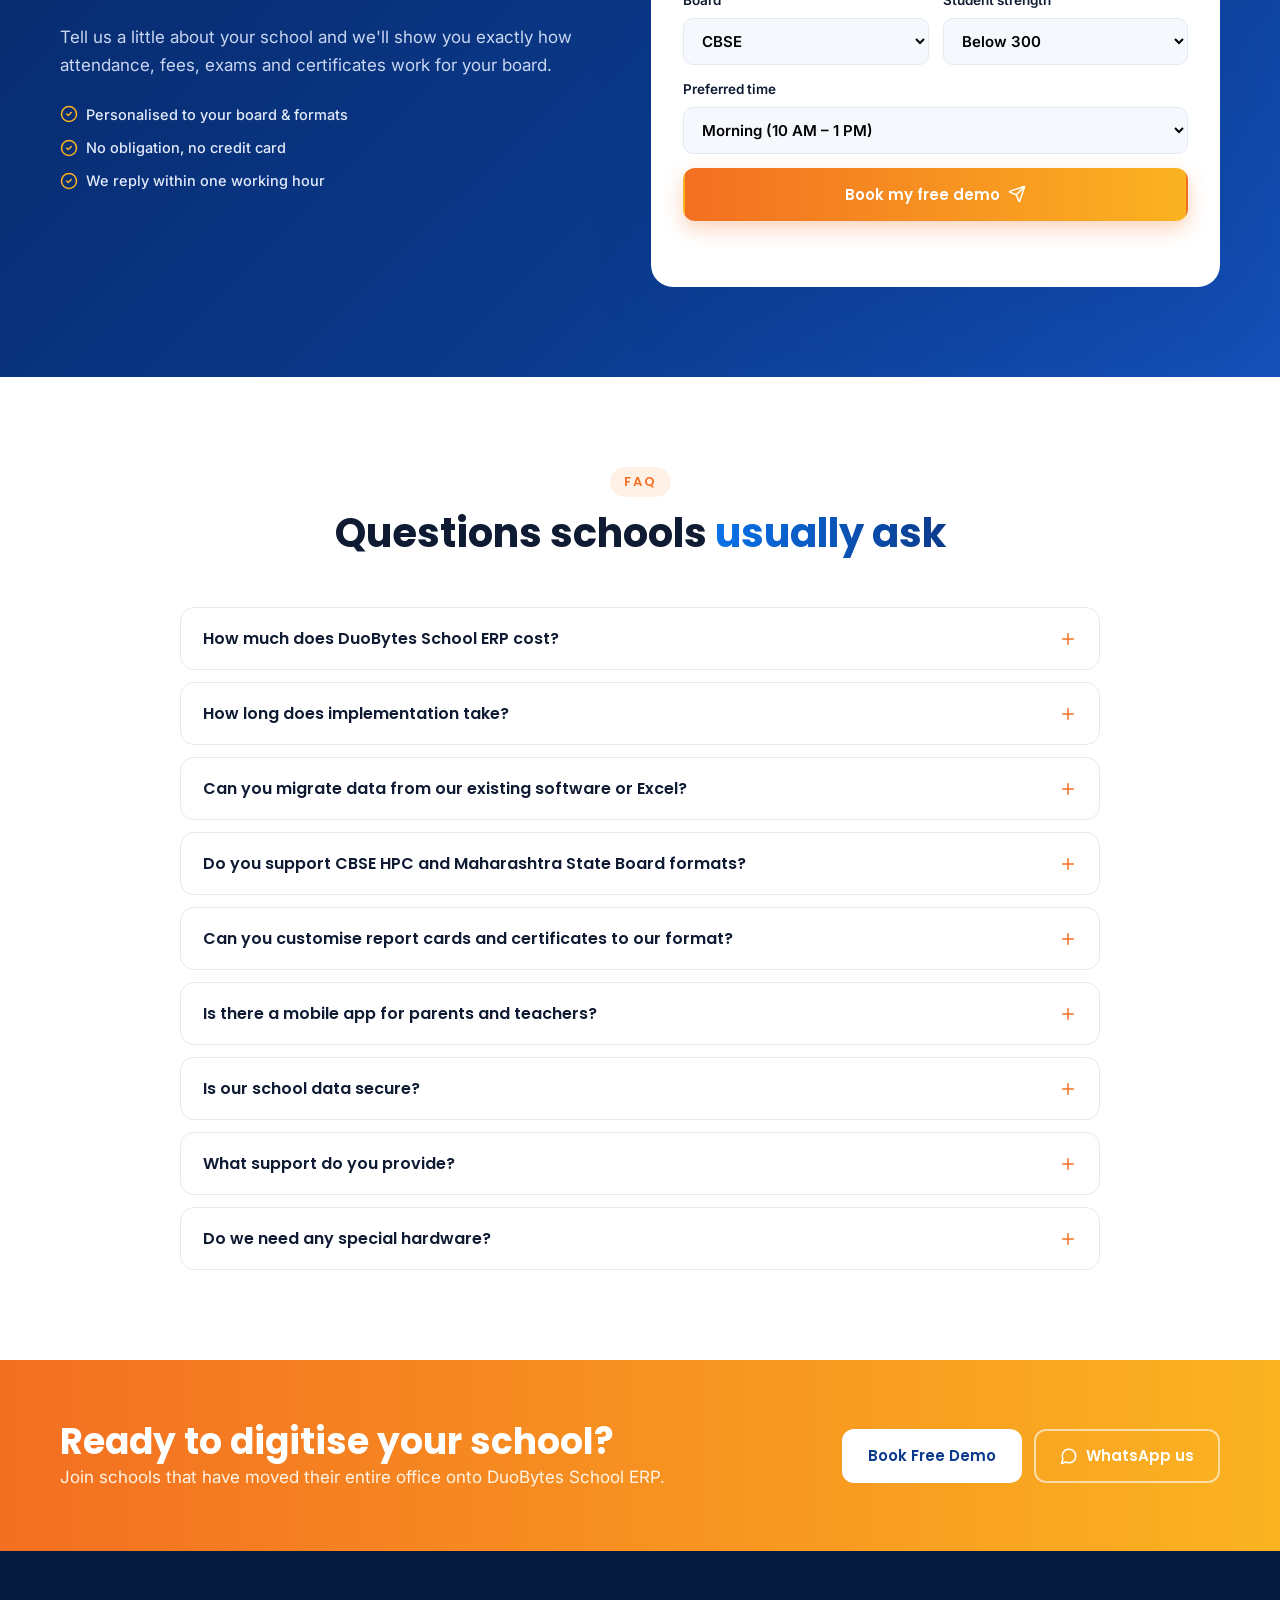
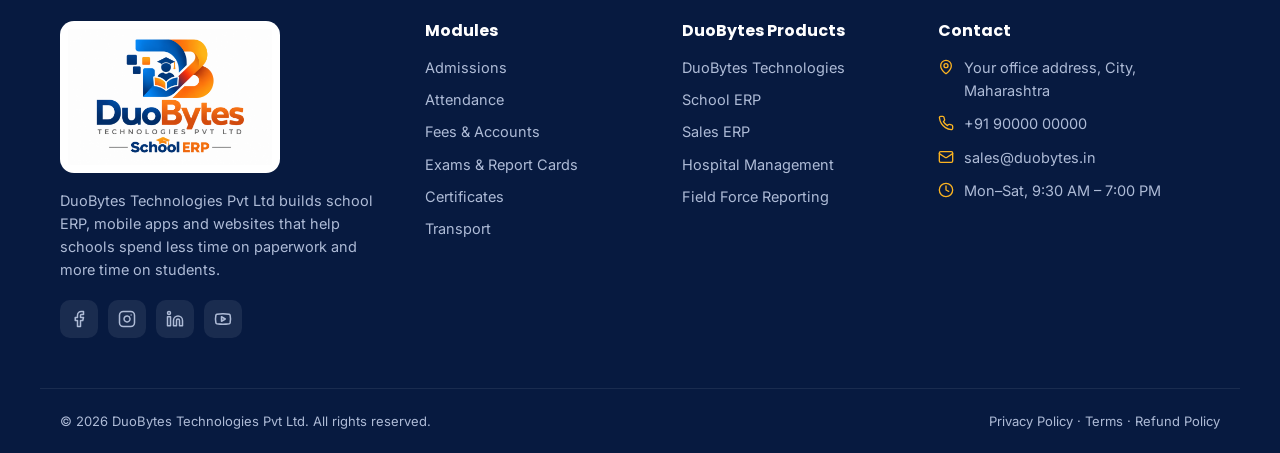
<file: school-erp/index.html>
<!DOCTYPE html>
<html lang="en-IN" data-product="DuoBytes School ERP">
<head>
<meta charset="UTF-8">
<meta name="viewport" content="width=device-width, initial-scale=1.0">
<title>DuoBytes School ERP | Complete School Management Software in India</title>
<meta name="description" content="DuoBytes School ERP – admissions, attendance, fees, exams, report cards, CBSE HPC, certificates, transport, library, HR & payroll and parent app in one platform for CBSE, State Board & ICSE schools.">
<!-- SEO:start -->
<meta name="robots" content="index, follow, max-image-preview:large">
<meta name="keywords" content="school ERP, school management software, CBSE HPC, school fee software, report card software, Maharashtra">
<link rel="canonical" href="https://www.duobytes.in/school-erp/">
<link rel="alternate" hreflang="en-IN" href="https://www.duobytes.in/school-erp/">
<link rel="icon" type="image/png" href="assets/logo-mark.png">
<link rel="apple-touch-icon" href="assets/logo-mark.png">
<meta property="og:type" content="website">
<meta property="og:site_name" content="DuoBytes Technologies">
<meta property="og:locale" content="en_IN">
<meta property="og:url" content="https://www.duobytes.in/school-erp/">
<meta property="og:title" content="DuoBytes School ERP – Run your entire school from one dashboard">
<meta property="og:description" content="DuoBytes School ERP – admissions, attendance, fees, exams, report cards, CBSE HPC, certificates, transport, library, HR & payroll and parent app in one platform for CBSE, State Board & ICSE schools.">
<meta property="og:image" content="https://www.duobytes.in/school-erp/assets/logo-full.png">
<meta name="twitter:card" content="summary_large_image">
<meta name="twitter:title" content="DuoBytes School ERP – Run your entire school from one dashboard">
<meta name="twitter:description" content="DuoBytes School ERP – admissions, attendance, fees, exams, report cards, CBSE HPC, certificates, transport, library, HR & payroll and parent app in one platform for CBSE, State Board & ICSE schools.">
<meta name="twitter:image" content="https://www.duobytes.in/school-erp/assets/logo-full.png">
<script type="application/ld+json">
{
 "@context": "https://schema.org",
 "@graph": [
  {
   "@type": "Organization",
   "@id": "https://www.duobytes.in/#org",
   "name": "DuoBytes Technologies Pvt Ltd",
   "alternateName": "DuoBytes",
   "url": "https://www.duobytes.in/",
   "logo": "https://www.duobytes.in/assets/company-full.png",
   "email": "info@duobytes.in",
   "telephone": "+91-9000000000",
   "address": {
    "@type": "PostalAddress",
    "addressRegion": "Maharashtra",
    "addressCountry": "IN"
   },
   "sameAs": []
  },
  {
   "@type": "SoftwareApplication",
   "name": "DuoBytes School ERP",
   "url": "https://www.duobytes.in/school-erp/",
   "image": "https://www.duobytes.in/school-erp/assets/logo-full.png",
   "description": "DuoBytes School ERP – admissions, attendance, fees, exams, report cards, CBSE HPC, certificates, transport, library, HR & payroll and parent app in one platform for CBSE, State Board & ICSE schools.",
   "applicationCategory": "EducationalApplication",
   "operatingSystem": "Web, Android, iOS",
   "publisher": {
    "@id": "https://www.duobytes.in/#org"
   },
   "offers": {
    "@type": "Offer",
    "price": "6",
    "priceCurrency": "INR",
    "description": "Starting price per student per month, excluding GST",
    "url": "https://www.duobytes.in/school-erp/#pricing"
   }
  },
  {
   "@type": "BreadcrumbList",
   "itemListElement": [
    {
     "@type": "ListItem",
     "position": 1,
     "name": "DuoBytes Technologies",
     "item": "https://www.duobytes.in/"
    },
    {
     "@type": "ListItem",
     "position": 2,
     "name": "DuoBytes School ERP",
     "item": "https://www.duobytes.in/school-erp/"
    }
   ]
  },
  {
   "@type": "FAQPage",
   "mainEntity": [
    {
     "@type": "Question",
     "name": "How much does DuoBytes School ERP cost?",
     "acceptedAnswer": {
      "@type": "Answer",
      "text": "Pricing is per student per month, with all modules included. Use the calculator above for an estimate, or book a demo for an exact quote for your school."
     }
    },
    {
     "@type": "Question",
     "name": "How long does implementation take?",
     "acceptedAnswer": {
      "@type": "Answer",
      "text": "Most schools go live in 7–15 days, including setup of classes, fee structure, report card formats and data migration."
     }
    },
    {
     "@type": "Question",
     "name": "Can you migrate data from our existing software or Excel?",
     "acceptedAnswer": {
      "@type": "Answer",
      "text": "Yes. Our team imports students, parents, staff, fee history and other records from Excel or your current software at no extra cost."
     }
    },
    {
     "@type": "Question",
     "name": "Do you support CBSE HPC and Maharashtra State Board formats?",
     "acceptedAnswer": {
      "@type": "Answer",
      "text": "Yes. We support CBSE PARAKH Holistic Progress Cards, State Board marksheets, and certificates such as Bonafide and Leaving Certificate in English and Marathi."
     }
    },
    {
     "@type": "Question",
     "name": "Can you customise report cards and certificates to our format?",
     "acceptedAnswer": {
      "@type": "Answer",
      "text": "Yes. Our in-house development team builds your exact formats, so printed documents match what your school already uses."
     }
    },
    {
     "@type": "Question",
     "name": "Is there a mobile app for parents and teachers?",
     "acceptedAnswer": {
      "@type": "Answer",
      "text": "Yes — Android and iOS apps for parents, students and teachers, with attendance, homework, fees, notices and bus tracking."
     }
    },
    {
     "@type": "Question",
     "name": "Is our school data secure?",
     "acceptedAnswer": {
      "@type": "Answer",
      "text": "Data is hosted on secure cloud servers with SSL encryption, role-based access, activity logs and daily backups. You can export your data anytime."
     }
    },
    {
     "@type": "Question",
     "name": "What support do you provide?",
     "acceptedAnswer": {
      "@type": "Answer",
      "text": "Phone, WhatsApp and email support, plus on-site or online training for office staff and teachers."
     }
    },
    {
     "@type": "Question",
     "name": "Do we need any special hardware?",
     "acceptedAnswer": {
      "@type": "Answer",
      "text": "No. The ERP runs in any browser on a computer, tablet or phone. Biometric devices, ID card printers and barcode scanners are optional."
     }
    }
   ]
  }
 ]
}
</script>
<script src="../js/track.js"></script>
<!-- SEO:end -->
<meta name="theme-color" content="#0B3A8C">
<link rel="preconnect" href="https://fonts.googleapis.com">
<link rel="preconnect" href="https://fonts.gstatic.com" crossorigin>
<link href="https://fonts.googleapis.com/css2?family=Poppins:wght@500;600;700;800&family=Inter:wght@400;500;600&display=swap" rel="stylesheet">
<link rel="stylesheet" href="css/style.css">
</head>
<body>

<!-- Top strip -->
<div class="topbar">
  <div class="container topbar-in">
    <div class="tb-left">
      <a href="tel:+919000000000"><i data-lucide="phone"></i> +91 90000 00000</a>
      <a href="mailto:sales@duobytes.in"><i data-lucide="mail"></i> sales@duobytes.in</a>
    </div>
    <div class="tb-right">
      <a href="../" class="parent-link"><i data-lucide="arrow-left"></i> DuoBytes Technologies</a>
      <a class="wa" href="https://wa.me/919000000000" target="_blank" rel="noopener"><i data-lucide="message-circle"></i> WhatsApp</a>
    </div>
  </div>
</div>

<!-- Header -->
<header class="header" id="header">
  <div class="container nav">
    <a href="#" class="brand"><img src="assets/logo-mark.png" alt=""><span><strong><b class="duo">Duo</b><b class="bytes">Bytes</b></strong><small>School ERP</small></span></a>
    <nav class="menu" id="menu">
      <a href="#features">Features</a>
      <a href="#modules">Modules</a>
      <a href="#solutions">Solutions</a>
      <a href="#pricing">Pricing</a>
      <a href="#process">Onboarding</a>
      <a href="#faq">FAQ</a>
      <a href="#contact">Contact</a>
      <a href="#demo" class="btn btn-primary btn-sm menu-cta">Book Free Demo</a>
    </nav>
    <a href="#demo" class="btn btn-primary btn-sm hide-m">Book Free Demo</a>
    <button class="burger" id="burger" aria-label="Open menu"><i data-lucide="menu"></i></button>
  </div>
</header>

<!-- Hero -->
<section class="hero">
  <div class="container hero-in">
    <div class="hero-copy reveal">
      <span class="pill"><i data-lucide="sparkles"></i> School ERP + Parent App + Website</span>
      <h1>Run your entire school from <span class="grad">one smart dashboard.</span></h1>
      <p class="lead">Admissions, attendance, fees, exams, report cards, CBSE Holistic Progress Cards, certificates, transport, library, inventory, HR &amp; payroll — connected in a single, easy-to-use platform by DuoBytes Technologies.</p>
      <div class="hero-cta">
        <a href="#demo" class="btn btn-primary">Book Free Live Demo <i data-lucide="arrow-right"></i></a>
        <a href="#modules" class="btn btn-ghost"><i data-lucide="layout-grid"></i> Explore Modules</a>
      </div>
      <ul class="checks">
        <li><i data-lucide="check-circle-2"></i> Go live in 7–15 days</li>
        <li><i data-lucide="check-circle-2"></i> Free data migration</li>
        <li><i data-lucide="check-circle-2"></i> No hidden charges</li>
        <li><i data-lucide="check-circle-2"></i> Marathi &amp; English formats</li>
      </ul>
    </div>

    <div class="hero-visual reveal">
      <div class="dash">
        <div class="dash-top"><span></span><span></span><span></span><em>erp.yourschool.in/dashboard</em></div>
        <div class="dash-body">
          <aside class="dash-side">
            <img src="assets/logo-mark.png" alt="">
            <i data-lucide="layout-dashboard" class="on"></i><i data-lucide="users"></i><i data-lucide="calendar-check"></i><i data-lucide="indian-rupee"></i><i data-lucide="file-text"></i><i data-lucide="bus"></i><i data-lucide="settings"></i>
          </aside>
          <div class="dash-main">
            <div class="dash-head"><div><small>Good morning,</small><b>Principal's Dashboard</b></div><span class="chip">AY 2026-27</span></div>
            <div class="kpis">
              <div class="kpi"><small>Students</small><b data-count="1248">0</b><em class="up">+42 this term</em></div>
              <div class="kpi"><small>Attendance today</small><b><span data-count="96">0</span>%</b><em class="up">+1.8%</em></div>
              <div class="kpi"><small>Fees collected</small><b>₹<span data-count="18">0</span>.2L</b><em>of ₹22.5L</em></div>
              <div class="kpi"><small>Staff present</small><b data-count="62">0</b><em>of 65</em></div>
            </div>
            <div class="dash-row">
              <div class="chart">
                <small>Fee collection – last 6 months</small>
                <div class="bars"><i style="--h:45%"></i><i style="--h:62%"></i><i style="--h:55%"></i><i style="--h:78%"></i><i style="--h:70%"></i><i style="--h:92%" class="hl"></i></div>
                <div class="bar-lbl"><span>May</span><span>Jun</span><span>Jul</span><span>Aug</span><span>Sep</span><span>Oct</span></div>
              </div>
              <div class="todo">
                <small>Today</small>
                <p><i data-lucide="file-badge"></i> 14 Bonafide requests</p>
                <p><i data-lucide="clipboard-list"></i> Unit Test II marks due</p>
                <p><i data-lucide="bus"></i> Route 4 delayed 10 min</p>
              </div>
            </div>
          </div>
        </div>
      </div>
      <div class="phone">
        <div class="phone-notch"></div>
        <div class="phone-head"><b>Parent App</b><small>Aarav · Class 5-B</small></div>
        <div class="notif"><i data-lucide="check" class="g"></i><div><b>Present today</b><small>Marked at 8:12 AM</small></div></div>
        <div class="notif"><i data-lucide="indian-rupee" class="o"></i><div><b>Term 2 fee due</b><small>Pay online in 1 tap</small></div></div>
        <div class="notif"><i data-lucide="book-open" class="b"></i><div><b>Homework posted</b><small>Maths · Ch. 6</small></div></div>
        <div class="notif"><i data-lucide="map-pin" class="b"></i><div><b>Bus near stop</b><small>ETA 6 min</small></div></div>
      </div>
    </div>
  </div>
</section>

<!-- Boards strip -->
<div class="strip">
  <div class="marquee">
    <div class="track">
      <span>CBSE</span><span>Maharashtra State Board</span><span>ICSE &amp; ISC</span><span>International Schools</span><span>Pre-Primary &amp; Primary</span><span>Junior Colleges</span><span>Degree Colleges</span><span>Coaching Institutes</span><span>Trust &amp; Multi-branch Groups</span>
      <span>CBSE</span><span>Maharashtra State Board</span><span>ICSE &amp; ISC</span><span>International Schools</span><span>Pre-Primary &amp; Primary</span><span>Junior Colleges</span><span>Degree Colleges</span><span>Coaching Institutes</span><span>Trust &amp; Multi-branch Groups</span>
    </div>
  </div>
</div>

<!-- Problem / solution -->
<section class="section" id="features">
  <div class="container">
    <div class="sec-head reveal">
      <span class="eyebrow">Why schools switch</span>
      <h2>From registers and Excel sheets to <span class="grad">one connected system</span></h2>
      <p>Every manual task in your school office has an automated answer in DuoBytes School ERP.</p>
    </div>
    <div class="ps reveal">
      <div class="ps-col bad">
        <h3><i data-lucide="x-circle"></i> Without an ERP</h3>
        <ul>
          <li>Attendance in paper registers, totalled by hand every month</li>
          <li>Fee follow-ups through phone calls and receipt books</li>
          <li>Report cards typed one by one — takes days after every exam</li>
          <li>Bonafide &amp; Leaving Certificates written manually, prone to errors</li>
          <li>Parents call the office for every small update</li>
          <li>Timetable clashes and substitute chaos</li>
          <li>Uniform, book and stock sales tracked in a notebook</li>
        </ul>
      </div>
      <div class="ps-arrow"><i data-lucide="arrow-right"></i></div>
      <div class="ps-col good">
        <h3><i data-lucide="check-circle-2"></i> With DuoBytes ERP</h3>
        <ul>
          <li>One-tap attendance with instant SMS / app alerts to parents</li>
          <li>Auto fee reminders, online payment and digital receipts</li>
          <li>Marks entry → print-ready report cards (PDF) in minutes</li>
          <li>Certificates generated from student records in English &amp; Marathi</li>
          <li>Parent app with attendance, homework, fees and notices</li>
          <li>Smart timetable with clash detection and substitutions</li>
          <li>Uniform sale &amp; inventory linked to student and purchase data</li>
        </ul>
      </div>
    </div>
  </div>
</section>

<!-- Role tabs -->
<section class="section alt">
  <div class="container">
    <div class="sec-head reveal">
      <span class="eyebrow">One platform, every role</span>
      <h2>A dashboard designed for <span class="grad">everyone in your school</span></h2>
    </div>
    <div class="tabs reveal" role="tablist" id="roleTabs"></div>
    <div class="tab-panel reveal" id="rolePanel"></div>
  </div>
</section>

<!-- Modules -->
<section class="section" id="modules">
  <div class="container">
    <div class="sec-head reveal">
      <span class="eyebrow">Modules</span>
      <h2><span class="grad" id="modCount">32</span> modules. All included. No add-on upsells.</h2>
      <p>Pick what you need today — every module is already part of your plan when you're ready.</p>
    </div>
    <div class="filters reveal" id="modFilters"></div>
    <div class="mod-grid" id="modGrid"></div>
  </div>
</section>

<!-- Highlights from our software -->
<section class="section dark">
  <div class="container">
    <div class="sec-head reveal light">
      <span class="eyebrow">What makes us different</span>
      <h2>Built with schools, for <span class="grad-o">real school offices</span></h2>
      <p>Features that come straight from the day-to-day work we've done with schools across Maharashtra.</p>
    </div>
    <div class="hl-grid">
      <div class="hl reveal"><i data-lucide="award"></i><h3>CBSE PARAKH Holistic Progress Card</h3><p>Ready HPC formats for Foundational and Preparatory stages — self, peer and teacher assessment printed exactly as per the CBSE template.</p></div>
      <div class="hl reveal"><i data-lucide="file-badge-2"></i><h3>Certificates in one click</h3><p>Bonafide, School Leaving / Transfer Certificate, character and attendance certificates in English and Marathi, with serial numbers and register.</p></div>
      <div class="hl reveal"><i data-lucide="printer"></i><h3>Print-perfect marksheets</h3><p>Board-wise marksheet and report card templates rendered to PDF — bulk print an entire class in seconds.</p></div>
      <div class="hl reveal"><i data-lucide="shirt"></i><h3>Uniform &amp; book sales</h3><p>Sell uniforms, books and kits at the counter, linked to student records, stock and purchase entries.</p></div>
      <div class="hl reveal"><i data-lucide="calendar-range"></i><h3>Staff roster &amp; payroll</h3><p>Duty rosters, leave, biometric attendance and salary slips with PF / PT deductions.</p></div>
      <div class="hl reveal"><i data-lucide="building-2"></i><h3>Multi-branch ready</h3><p>Run multiple schools or a trust group from one login, with branch-wise and consolidated reports.</p></div>
    </div>
  </div>
</section>

<!-- Solutions -->
<section class="section" id="solutions">
  <div class="container">
    <div class="sec-head reveal">
      <span class="eyebrow">Solutions</span>
      <h2>Configured for <span class="grad">your board and institution</span></h2>
    </div>
    <div class="sol-grid">
      <div class="sol reveal"><span class="sol-tag">CBSE</span><h3>CBSE Schools</h3><p>CCE / NEP-aligned grading, PARAKH HPC, periodic tests, CBSE registration data exports.</p></div>
      <div class="sol reveal"><span class="sol-tag o">SSC</span><h3>Maharashtra State Board</h3><p>Marathi &amp; Semi-English formats, General Register, LC as per state format, Saral-ready student data.</p></div>
      <div class="sol reveal"><span class="sol-tag">ICSE</span><h3>ICSE / ISC Schools</h3><p>Subject-group based marks, internal assessment weightage and ICSE-style report cards.</p></div>
      <div class="sol reveal"><span class="sol-tag o">INTL</span><h3>International Schools</h3><p>Custom grading scales, term-based reports, multi-currency fees and parent communication.</p></div>
      <div class="sol reveal"><span class="sol-tag">COLL</span><h3>Junior &amp; Degree Colleges</h3><p>Stream / division management, semester exams, scholarships and college website.</p></div>
      <div class="sol reveal"><span class="sol-tag o">PRE</span><h3>Pre-Schools &amp; Coaching</h3><p>Batch management, daily activity updates, enquiries and instalment-based fee plans.</p></div>
    </div>
  </div>
</section>

<!-- Comparison -->
<section class="section alt">
  <div class="container narrow">
    <div class="sec-head reveal">
      <span class="eyebrow">Compare</span>
      <h2>DuoBytes vs. <span class="grad">typical school software</span></h2>
    </div>
    <div class="cmp reveal">
      <div class="cmp-row head"><span></span><span>Typical software</span><span>DuoBytes ERP</span></div>
      <div class="cmp-row"><span>Modules</span><span>Basic modules, add-ons charged extra</span><span>30+ modules included</span></div>
      <div class="cmp-row"><span>Local formats</span><span>Generic templates</span><span>CBSE HPC, Marathi LC &amp; Bonafide</span></div>
      <div class="cmp-row"><span>Customisation</span><span>Not possible or very costly</span><span>Your formats built by our in-house team</span></div>
      <div class="cmp-row"><span>Mobile app</span><span>Generic, shared app</span><span>Parent, student &amp; teacher app</span></div>
      <div class="cmp-row"><span>School website</span><span>Not included</span><span>Website connected to ERP</span></div>
      <div class="cmp-row"><span>Data migration</span><span>Charged / DIY</span><span>Free, done by our team</span></div>
      <div class="cmp-row"><span>Support</span><span>Email tickets only</span><span>Phone, WhatsApp &amp; on-site training</span></div>
    </div>
  </div>
</section>

<!-- Integrations -->
<section class="section">
  <div class="container">
    <div class="sec-head reveal">
      <span class="eyebrow">Integrations</span>
      <h2>Works with the tools <span class="grad">you already use</span></h2>
    </div>
    <div class="integ reveal">
      <span><i data-lucide="credit-card"></i> Razorpay</span><span><i data-lucide="credit-card"></i> PayU</span><span><i data-lucide="credit-card"></i> Cashfree</span><span><i data-lucide="smartphone"></i> UPI / QR</span><span><i data-lucide="message-square"></i> SMS Gateway</span><span><i data-lucide="message-circle"></i> WhatsApp API</span><span><i data-lucide="fingerprint"></i> Biometric devices</span><span><i data-lucide="scan-face"></i> RFID / Face attendance</span><span><i data-lucide="video"></i> Google Meet / Zoom</span><span><i data-lucide="map-pin"></i> GPS bus tracking</span><span><i data-lucide="file-spreadsheet"></i> Excel import / export</span><span><i data-lucide="calculator"></i> Tally export</span>
    </div>
  </div>
</section>

<!-- Pricing -->
<section class="section alt" id="pricing">
  <div class="container">
    <div class="sec-head reveal">
      <span class="eyebrow">Pricing</span>
      <h2>Simple per-student pricing. <span class="grad">Everything included.</span></h2>
      <p>Estimate your cost below. All prices in INR, excluding GST.</p>
    </div>

    <div class="calc reveal">
      <div class="calc-in">
        <label>Number of students <b id="stuVal">750</b></label>
        <input type="range" id="stu" min="100" max="5000" step="50" value="750">
        <label>Number of branches <b id="brVal">1</b></label>
        <input type="range" id="br" min="1" max="10" step="1" value="1">
        <div class="toggle"><button class="on" data-bill="annual">Annual <em>Save 10%</em></button><button data-bill="monthly">Monthly</button></div>
      </div>
      <div class="calc-out">
        <div><small>Per student / month</small><b id="rate">₹10</b></div>
        <div><small>Monthly</small><b id="monthly">₹7,500</b></div>
        <div class="big"><small id="totLbl">Annual (10% off)</small><b id="annual">₹81,000</b></div>
        <a href="#demo" class="btn btn-primary">Get exact quote</a>
      </div>
    </div>

    <div class="plans">
      <div class="plan reveal"><h3>Starter</h3><p class="sub">Up to 500 students</p><div class="price"><b data-plan="starter">₹10</b><span>/student/month</span></div><ul><li>All core modules</li><li>Parent mobile app</li><li>Report cards &amp; certificates</li><li>Phone &amp; WhatsApp support</li></ul><a href="#demo" class="btn btn-ghost">Get started</a></div>
      <div class="plan pop reveal"><span class="badge">Most popular</span><h3>Professional</h3><p class="sub">500 – 1,000 students</p><div class="price"><b data-plan="pro">₹8</b><span>/student/month</span></div><ul><li>Everything in Starter</li><li>School website included</li><li>Online fee payment gateway</li><li>On-site training</li></ul><a href="#demo" class="btn btn-primary">Get started</a></div>
      <div class="plan reveal"><h3>Enterprise</h3><p class="sub">1,000+ students</p><div class="price"><b data-plan="ent">₹6</b><span>/student/month</span></div><ul><li>Everything in Professional</li><li>Multi-branch dashboard</li><li>Custom formats &amp; reports</li><li>Dedicated account manager</li></ul><a href="#demo" class="btn btn-ghost">Get started</a></div>
      <div class="plan reveal"><h3>Custom</h3><p class="sub">Trusts, chains &amp; colleges</p><div class="price"><b>Let's talk</b></div><ul><li>Private cloud / on-premise</li><li>Custom module development</li><li>API &amp; integrations</li><li>SLA-backed support</li></ul><a href="#contact" class="btn btn-ghost">Contact sales</a></div>
    </div>
  </div>
</section>

<!-- Process -->
<section class="section" id="process">
  <div class="container">
    <div class="sec-head reveal">
      <span class="eyebrow">Onboarding</span>
      <h2>Live in <span class="grad">7–15 days</span>, not months</h2>
    </div>
    <div class="steps">
      <div class="step reveal"><span>01</span><h3>Free demo</h3><p>A 30-minute live walkthrough tailored to your board and school size.</p></div>
      <div class="step reveal"><span>02</span><h3>Setup &amp; formats</h3><p>We configure classes, fee structure, report card and certificate formats.</p></div>
      <div class="step reveal"><span>03</span><h3>Data migration</h3><p>We import students, staff and fee data from your Excel or old software — free.</p></div>
      <div class="step reveal"><span>04</span><h3>Training</h3><p>Hands-on sessions for office staff, teachers and principal, on-site or online.</p></div>
      <div class="step reveal"><span>05</span><h3>Go live &amp; support</h3><p>Parents get the app, and our support team stays one call away.</p></div>
    </div>
  </div>
</section>

<!-- Demo form -->
<section class="section demo" id="demo">
  <div class="container demo-in">
    <div class="demo-copy reveal">
      <span class="eyebrow light">Free live demo</span>
      <h2>See DuoBytes School ERP in action — in 30 minutes.</h2>
      <p>Tell us a little about your school and we'll show you exactly how attendance, fees, exams and certificates work for your board.</p>
      <ul class="checks light">
        <li><i data-lucide="check-circle-2"></i> Personalised to your board &amp; formats</li>
        <li><i data-lucide="check-circle-2"></i> No obligation, no credit card</li>
        <li><i data-lucide="check-circle-2"></i> We reply within one working hour</li>
      </ul>
    </div>
    <form class="form reveal" id="demoForm" novalidate>
      <div class="f2">
        <label>Your name*<input name="name" required></label>
        <label>School / Institute*<input name="school" required></label>
      </div>
      <div class="f2">
        <label>Phone*<input name="phone" type="tel" required pattern="[0-9+\s-]{10,15}"></label>
        <label>Email<input name="email" type="email"></label>
      </div>
      <div class="f2">
        <label>Board
          <select name="board"><option>CBSE</option><option>Maharashtra State Board</option><option>ICSE / ISC</option><option>International</option><option>College</option><option>Other</option></select>
        </label>
        <label>Student strength
          <select name="strength"><option>Below 300</option><option>300 – 750</option><option>750 – 1,500</option><option>1,500 – 3,000</option><option>3,000+</option></select>
        </label>
      </div>
      <label>Preferred time
        <select name="slot"><option>Morning (10 AM – 1 PM)</option><option>Afternoon (2 PM – 5 PM)</option><option>Evening (5 PM – 7 PM)</option></select>
      </label>
      <button class="btn btn-primary w100" type="submit">Book my free demo <i data-lucide="send"></i></button>
      <p class="form-msg" id="formMsg"></p>
    </form>
  </div>
</section>

<!-- FAQ -->
<section class="section" id="faq">
  <div class="container narrow">
    <div class="sec-head reveal">
      <span class="eyebrow">FAQ</span>
      <h2>Questions schools <span class="grad">usually ask</span></h2>
    </div>
    <div class="faq" id="faqList"></div>
  </div>
</section>

<!-- CTA -->
<section class="cta-band">
  <div class="container cta-in reveal">
    <div><h2>Ready to digitise your school?</h2><p>Join schools that have moved their entire office onto DuoBytes School ERP.</p></div>
    <div class="cta-btns">
      <a href="#demo" class="btn btn-white">Book Free Demo</a>
      <a href="https://wa.me/919000000000" class="btn btn-outline-w" target="_blank" rel="noopener"><i data-lucide="message-circle"></i> WhatsApp us</a>
    </div>
  </div>
</section>

<!-- Footer -->
<footer class="footer" id="contact">
  <div class="container foot-grid">
    <div class="foot-brand">
      <div class="foot-logo"><img loading="lazy" src="assets/logo-full.png" alt="DuoBytes Technologies Pvt Ltd – School ERP"></div>
      <p>DuoBytes Technologies Pvt Ltd builds school ERP, mobile apps and websites that help schools spend less time on paperwork and more time on students.</p>
      <div class="social"><a href="#" aria-label="Facebook"><i data-lucide="facebook"></i></a><a href="#" aria-label="Instagram"><i data-lucide="instagram"></i></a><a href="#" aria-label="LinkedIn"><i data-lucide="linkedin"></i></a><a href="#" aria-label="YouTube"><i data-lucide="youtube"></i></a></div>
    </div>
    <div><h4>Modules</h4><a href="#modules">Admissions</a><a href="#modules">Attendance</a><a href="#modules">Fees &amp; Accounts</a><a href="#modules">Exams &amp; Report Cards</a><a href="#modules">Certificates</a><a href="#modules">Transport</a></div>
    <div><h4>DuoBytes Products</h4><a href="../">DuoBytes Technologies</a><a href="../school-erp/">School ERP</a><a href="../sales-erp/">Sales ERP</a><a href="../hms/">Hospital Management</a><a href="../ffrs/">Field Force Reporting</a></div>
    <div><h4>Contact</h4>
      <p><i data-lucide="map-pin"></i> Your office address, City, Maharashtra</p>
      <p><i data-lucide="phone"></i> <a href="tel:+919000000000">+91 90000 00000</a></p>
      <p><i data-lucide="mail"></i> <a href="mailto:sales@duobytes.in">sales@duobytes.in</a></p>
      <p><i data-lucide="clock"></i> Mon–Sat, 9:30 AM – 7:00 PM</p>
    </div>
  </div>
  <div class="container foot-bottom">
    <span>© <span id="yr"></span> DuoBytes Technologies Pvt Ltd. All rights reserved.</span>
    <span><a href="../privacy-policy.html">Privacy Policy</a> · <a href="../terms.html">Terms</a> · <a href="../terms.html#refund">Refund Policy</a></span>
  </div>
</footer>

<!-- Floating -->
<a class="fab wa" href="https://wa.me/919000000000" target="_blank" rel="noopener" aria-label="WhatsApp"><i data-lucide="message-circle"></i></a>
<a class="fab call" href="tel:+919000000000" aria-label="Call"><i data-lucide="phone"></i></a>
<div class="mbar"><a href="tel:+919000000000"><i data-lucide="phone"></i> Call</a><a href="#demo" class="mb-p">Book Free Demo</a></div>

<script src="js/lucide.min.js"></script>
<script src="js/main.js"></script>
</body>
</html>
</file>
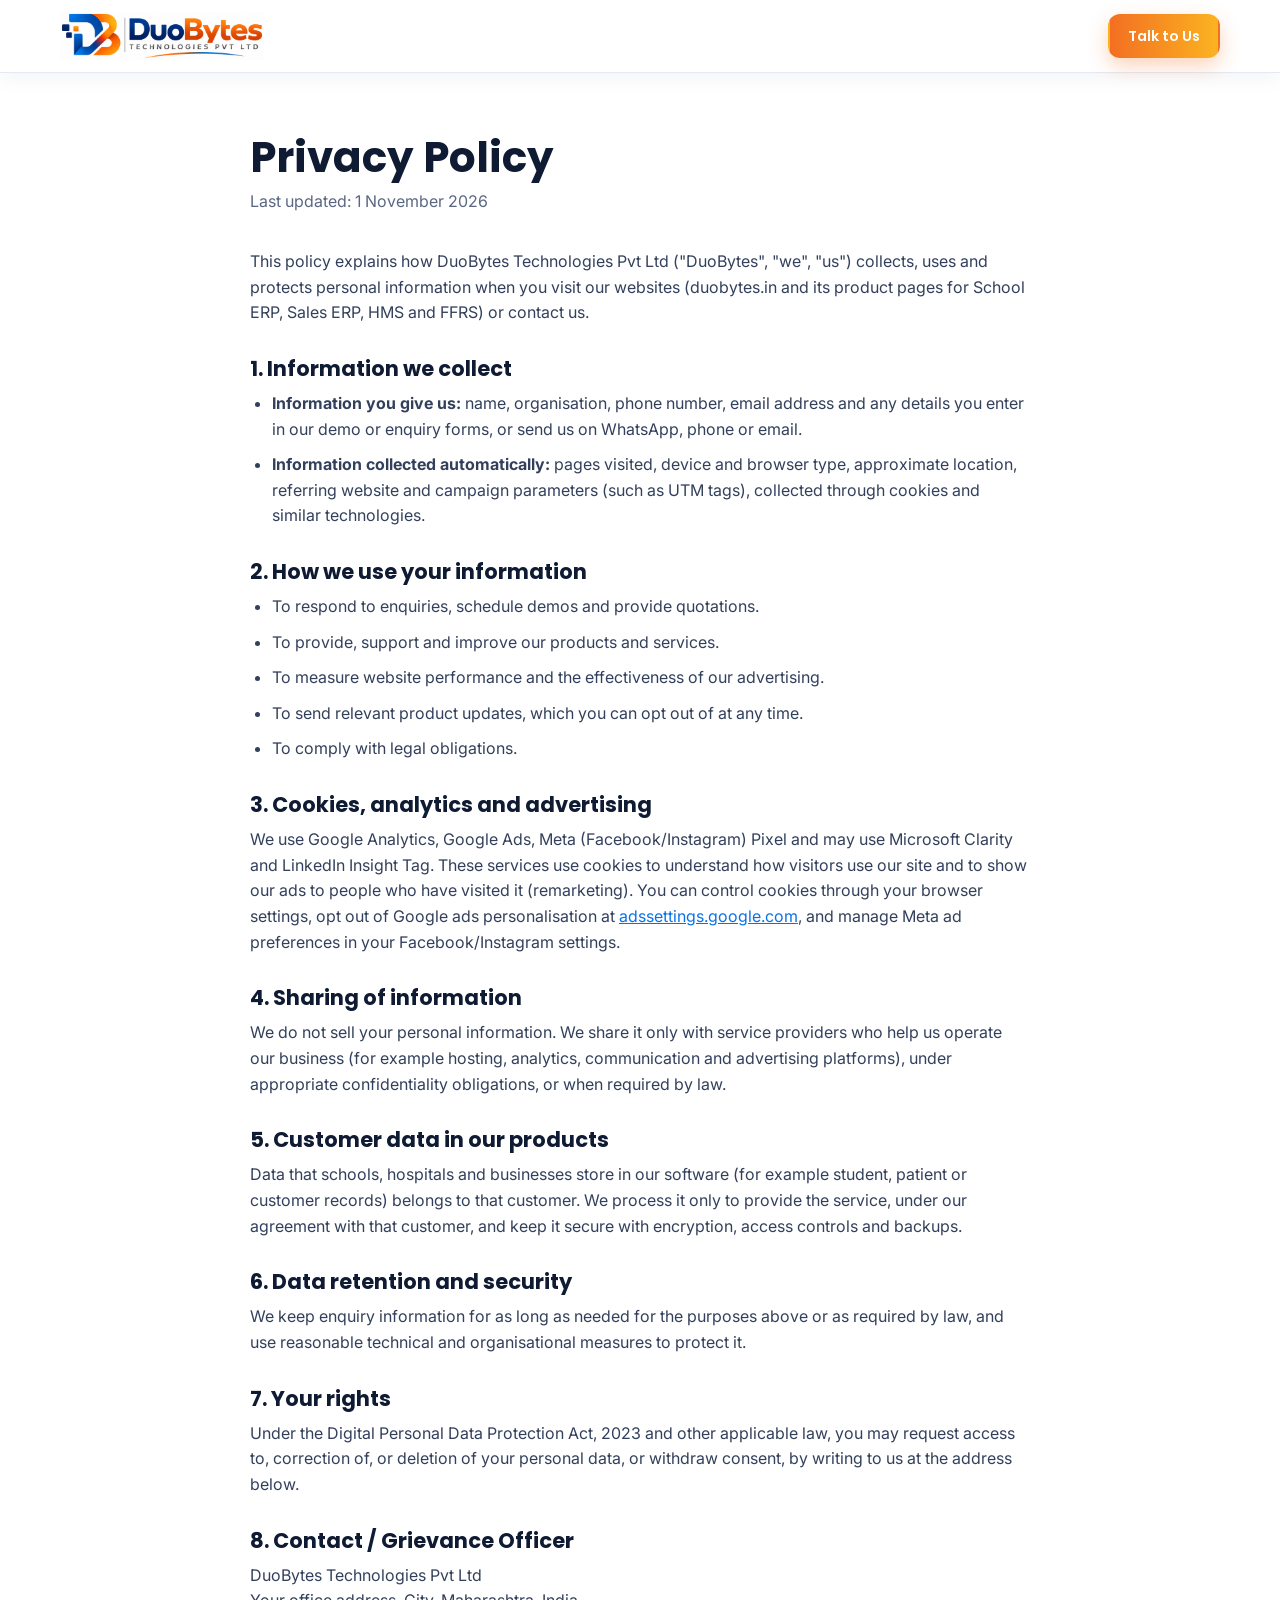
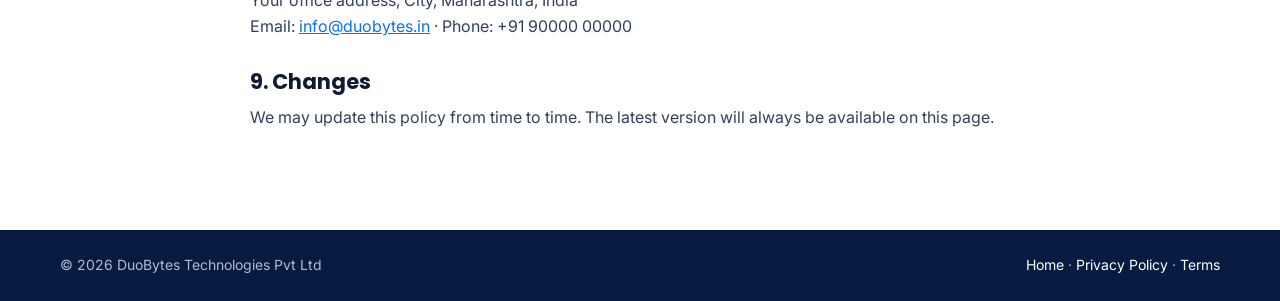
<file: privacy-policy.html>
<!DOCTYPE html>
<html lang="en-IN" data-product="DuoBytes Technologies">
<head>
<meta charset="UTF-8">
<meta name="viewport" content="width=device-width, initial-scale=1.0">
<title>Privacy Policy | DuoBytes Technologies Pvt Ltd</title>
<meta name="description" content="How DuoBytes Technologies collects, uses and protects your personal information.">
<meta name="robots" content="index, follow">
<link rel="canonical" href="https://www.duobytes.in/privacy-policy.html">
<link rel="icon" type="image/png" href="/assets/company-mark.png">
<link href="https://fonts.googleapis.com/css2?family=Poppins:wght@500;600;700;800&family=Inter:wght@400;500;600&display=swap" rel="stylesheet">
<link rel="stylesheet" href="/css/style.css">
<script src="/js/track.js"></script>
<style>.legal{max-width:820px;margin:0 auto;padding:60px 20px 90px}.legal h1{font-size:clamp(30px,4vw,42px);margin-bottom:6px}.legal .upd{color:var(--muted);margin-bottom:34px}.legal h2{font-size:21px;margin:30px 0 10px}.legal p,.legal li{color:#33405C;margin-bottom:10px}.legal ul{padding-left:22px}.legal a{color:var(--blue);text-decoration:underline}.mini-foot{background:#071A40;color:#AEBBD6;padding:24px 0;font-size:14px}.mini-foot .container{display:flex;justify-content:space-between;gap:12px;flex-wrap:wrap}.mini-foot a{color:#fff}</style>
</head>
<body>
<header class="header scrolled"><div class="container nav"><a href="/" class="brand-full"><img src="/assets/company-full.png" alt="DuoBytes Technologies Pvt Ltd"></a><a href="/#contact" class="btn btn-primary btn-sm">Talk to Us</a></div></header>
<main class="legal">
<h1>Privacy Policy</h1><p class="upd">Last updated: 1 November 2026</p>
<p>This policy explains how DuoBytes Technologies Pvt Ltd ("DuoBytes", "we", "us") collects, uses and protects personal information when you visit our websites (duobytes.in and its product pages for School ERP, Sales ERP, HMS and FFRS) or contact us.</p>
<h2>1. Information we collect</h2>
<ul><li><b>Information you give us:</b> name, organisation, phone number, email address and any details you enter in our demo or enquiry forms, or send us on WhatsApp, phone or email.</li>
<li><b>Information collected automatically:</b> pages visited, device and browser type, approximate location, referring website and campaign parameters (such as UTM tags), collected through cookies and similar technologies.</li></ul>
<h2>2. How we use your information</h2>
<ul><li>To respond to enquiries, schedule demos and provide quotations.</li><li>To provide, support and improve our products and services.</li><li>To measure website performance and the effectiveness of our advertising.</li><li>To send relevant product updates, which you can opt out of at any time.</li><li>To comply with legal obligations.</li></ul>
<h2>3. Cookies, analytics and advertising</h2>
<p>We use Google Analytics, Google Ads, Meta (Facebook/Instagram) Pixel and may use Microsoft Clarity and LinkedIn Insight Tag. These services use cookies to understand how visitors use our site and to show our ads to people who have visited it (remarketing). You can control cookies through your browser settings, opt out of Google ads personalisation at <a href="https://adssettings.google.com" rel="noopener">adssettings.google.com</a>, and manage Meta ad preferences in your Facebook/Instagram settings.</p>
<h2>4. Sharing of information</h2>
<p>We do not sell your personal information. We share it only with service providers who help us operate our business (for example hosting, analytics, communication and advertising platforms), under appropriate confidentiality obligations, or when required by law.</p>
<h2>5. Customer data in our products</h2>
<p>Data that schools, hospitals and businesses store in our software (for example student, patient or customer records) belongs to that customer. We process it only to provide the service, under our agreement with that customer, and keep it secure with encryption, access controls and backups.</p>
<h2>6. Data retention and security</h2>
<p>We keep enquiry information for as long as needed for the purposes above or as required by law, and use reasonable technical and organisational measures to protect it.</p>
<h2>7. Your rights</h2>
<p>Under the Digital Personal Data Protection Act, 2023 and other applicable law, you may request access to, correction of, or deletion of your personal data, or withdraw consent, by writing to us at the address below.</p>
<h2>8. Contact / Grievance Officer</h2>
<p>DuoBytes Technologies Pvt Ltd<br>Your office address, City, Maharashtra, India<br>Email: <a href="mailto:info@duobytes.in">info@duobytes.in</a> · Phone: +91 90000 00000</p>
<h2>9. Changes</h2><p>We may update this policy from time to time. The latest version will always be available on this page.</p>
</main>
<footer class="mini-foot"><div class="container"><span>© 2026 DuoBytes Technologies Pvt Ltd</span><span><a href="/">Home</a> · <a href="/privacy-policy.html">Privacy Policy</a> · <a href="/terms.html">Terms</a></span></div></footer>
</body>
</html>
</file>
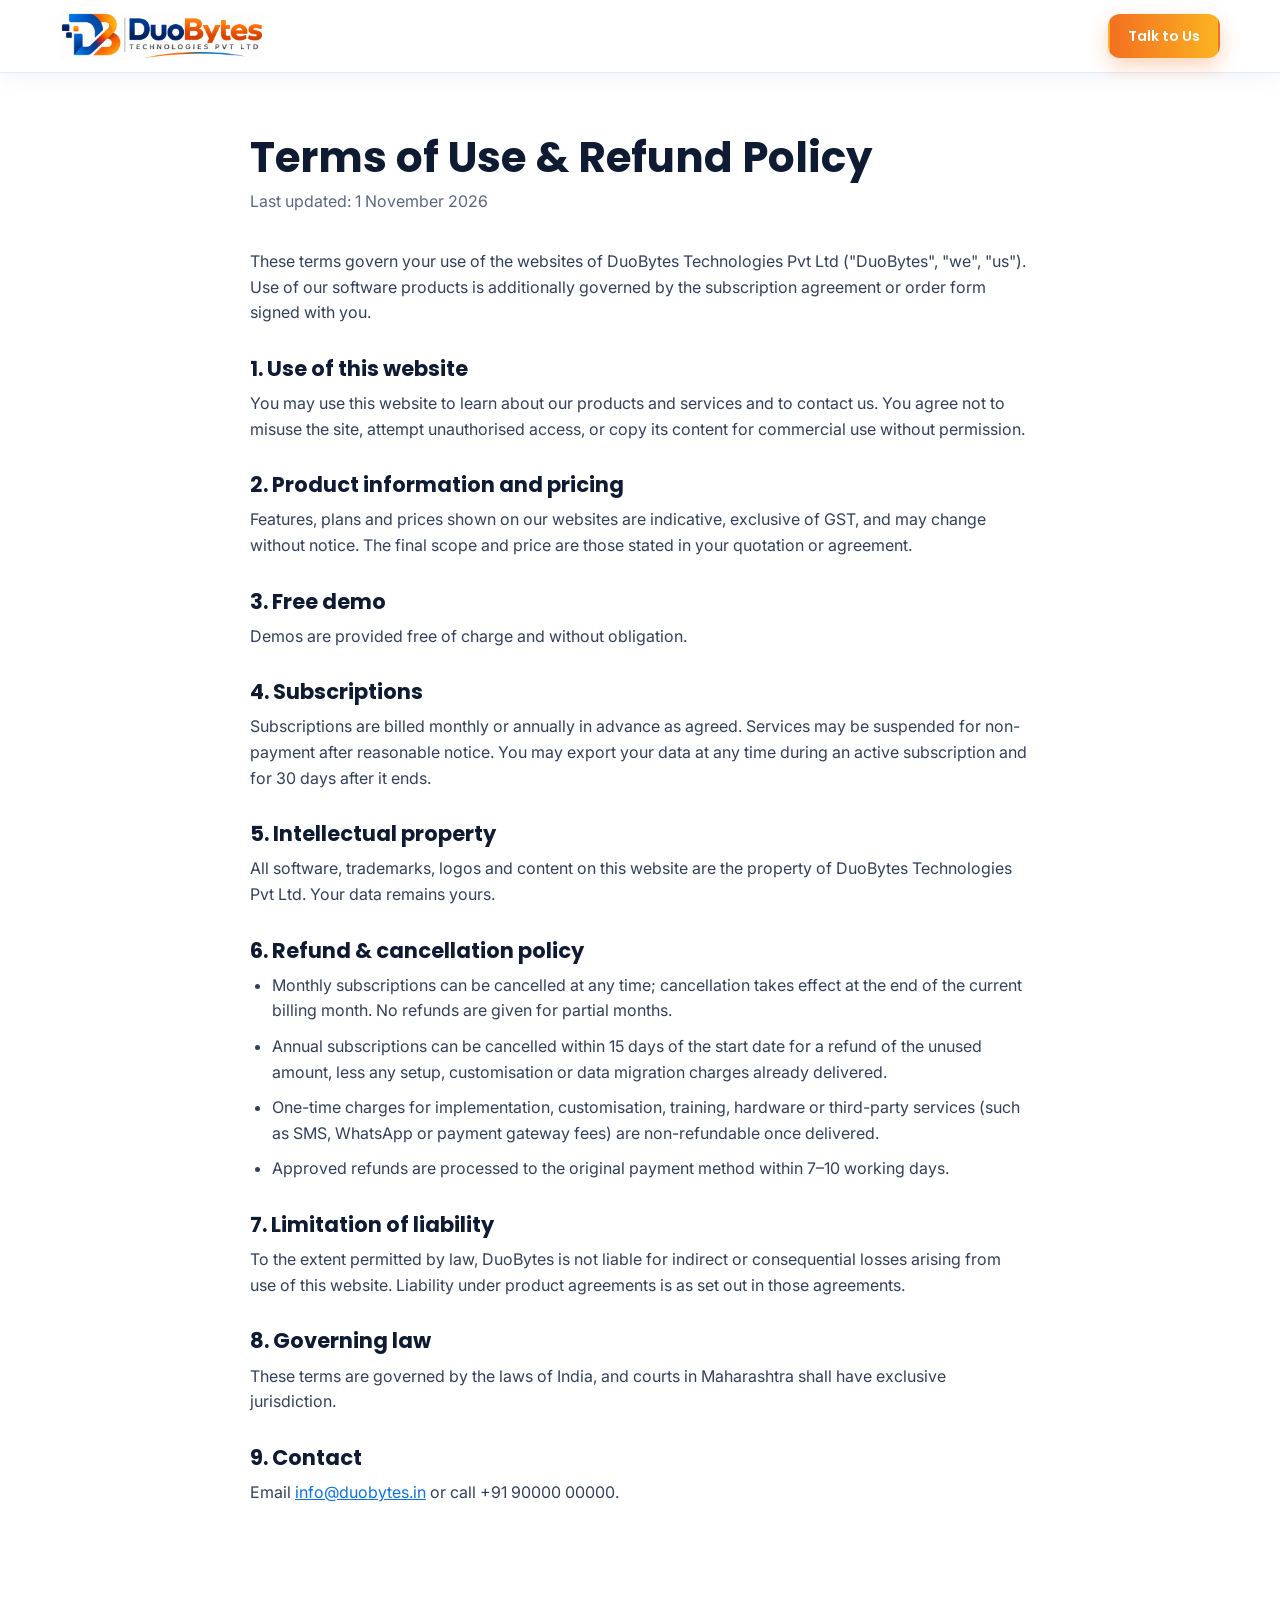
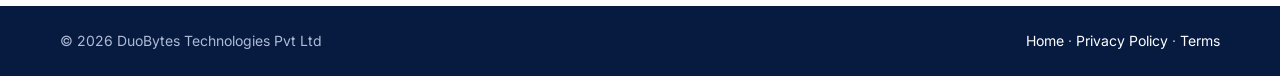
<file: terms.html>
<!DOCTYPE html>
<html lang="en-IN" data-product="DuoBytes Technologies">
<head>
<meta charset="UTF-8">
<meta name="viewport" content="width=device-width, initial-scale=1.0">
<title>Terms of Use & Refund Policy | DuoBytes Technologies Pvt Ltd</title>
<meta name="description" content="Terms of use, subscription and refund policy of DuoBytes Technologies Pvt Ltd.">
<meta name="robots" content="index, follow">
<link rel="canonical" href="https://www.duobytes.in/terms.html">
<link rel="icon" type="image/png" href="/assets/company-mark.png">
<link href="https://fonts.googleapis.com/css2?family=Poppins:wght@500;600;700;800&family=Inter:wght@400;500;600&display=swap" rel="stylesheet">
<link rel="stylesheet" href="/css/style.css">
<script src="/js/track.js"></script>
<style>.legal{max-width:820px;margin:0 auto;padding:60px 20px 90px}.legal h1{font-size:clamp(30px,4vw,42px);margin-bottom:6px}.legal .upd{color:var(--muted);margin-bottom:34px}.legal h2{font-size:21px;margin:30px 0 10px}.legal p,.legal li{color:#33405C;margin-bottom:10px}.legal ul{padding-left:22px}.legal a{color:var(--blue);text-decoration:underline}.mini-foot{background:#071A40;color:#AEBBD6;padding:24px 0;font-size:14px}.mini-foot .container{display:flex;justify-content:space-between;gap:12px;flex-wrap:wrap}.mini-foot a{color:#fff}</style>
</head>
<body>
<header class="header scrolled"><div class="container nav"><a href="/" class="brand-full"><img src="/assets/company-full.png" alt="DuoBytes Technologies Pvt Ltd"></a><a href="/#contact" class="btn btn-primary btn-sm">Talk to Us</a></div></header>
<main class="legal">
<h1>Terms of Use &amp; Refund Policy</h1><p class="upd">Last updated: 1 November 2026</p>
<p>These terms govern your use of the websites of DuoBytes Technologies Pvt Ltd ("DuoBytes", "we", "us"). Use of our software products is additionally governed by the subscription agreement or order form signed with you.</p>
<h2>1. Use of this website</h2><p>You may use this website to learn about our products and services and to contact us. You agree not to misuse the site, attempt unauthorised access, or copy its content for commercial use without permission.</p>
<h2>2. Product information and pricing</h2><p>Features, plans and prices shown on our websites are indicative, exclusive of GST, and may change without notice. The final scope and price are those stated in your quotation or agreement.</p>
<h2>3. Free demo</h2><p>Demos are provided free of charge and without obligation.</p>
<h2>4. Subscriptions</h2><p>Subscriptions are billed monthly or annually in advance as agreed. Services may be suspended for non-payment after reasonable notice. You may export your data at any time during an active subscription and for 30 days after it ends.</p>
<h2>5. Intellectual property</h2><p>All software, trademarks, logos and content on this website are the property of DuoBytes Technologies Pvt Ltd. Your data remains yours.</p>
<h2 id="refund">6. Refund &amp; cancellation policy</h2>
<ul><li>Monthly subscriptions can be cancelled at any time; cancellation takes effect at the end of the current billing month. No refunds are given for partial months.</li>
<li>Annual subscriptions can be cancelled within 15 days of the start date for a refund of the unused amount, less any setup, customisation or data migration charges already delivered.</li>
<li>One-time charges for implementation, customisation, training, hardware or third-party services (such as SMS, WhatsApp or payment gateway fees) are non-refundable once delivered.</li>
<li>Approved refunds are processed to the original payment method within 7–10 working days.</li></ul>
<h2>7. Limitation of liability</h2><p>To the extent permitted by law, DuoBytes is not liable for indirect or consequential losses arising from use of this website. Liability under product agreements is as set out in those agreements.</p>
<h2>8. Governing law</h2><p>These terms are governed by the laws of India, and courts in Maharashtra shall have exclusive jurisdiction.</p>
<h2>9. Contact</h2><p>Email <a href="mailto:info@duobytes.in">info@duobytes.in</a> or call +91 90000 00000.</p>
</main>
<footer class="mini-foot"><div class="container"><span>© 2026 DuoBytes Technologies Pvt Ltd</span><span><a href="/">Home</a> · <a href="/privacy-policy.html">Privacy Policy</a> · <a href="/terms.html">Terms</a></span></div></footer>
</body>
</html>
</file>
<file: css/style.css>
:root{
  --navy:#0B3A8C; --navy-d:#062766; --blue:#0A72E8; --orange:#F36F21; --amber:#FBB321;
  --ink:#0F1B33; --muted:#5B6782; --line:#E4E9F2; --bg:#FFFFFF; --bg2:#F5F8FD;
  --grad:linear-gradient(90deg,var(--blue),var(--navy));
  --grad-o:linear-gradient(90deg,var(--orange),var(--amber));
  --r:16px; --shadow:0 10px 30px rgba(11,58,140,.08); --shadow-l:0 24px 60px rgba(11,58,140,.16);
}
*{box-sizing:border-box;margin:0;padding:0}
html{scroll-behavior:smooth;scroll-padding-top:80px}
body{font-family:Inter,system-ui,sans-serif;color:var(--ink);background:var(--bg);line-height:1.6;-webkit-font-smoothing:antialiased;overflow-x:hidden}
h1,h2,h3,h4{font-family:Poppins,sans-serif;line-height:1.2;color:var(--ink)}
a{color:inherit;text-decoration:none}
img{max-width:100%;display:block}
svg.lucide{width:18px;height:18px;stroke-width:2;flex-shrink:0}
.container{width:100%;max-width:1200px;margin:0 auto;padding:0 20px}
.narrow{max-width:960px}
.grad{background:var(--grad);-webkit-background-clip:text;background-clip:text;color:transparent}
.grad-o{background:var(--grad-o);-webkit-background-clip:text;background-clip:text;color:transparent}

/* Buttons */
.btn{display:inline-flex;align-items:center;justify-content:center;gap:8px;font-family:Poppins,sans-serif;font-weight:600;font-size:15px;padding:13px 24px;border-radius:12px;border:2px solid transparent;cursor:pointer;transition:.25s;white-space:nowrap}
.btn-sm{padding:9px 18px;font-size:14px}
.btn-primary{background:var(--grad-o);color:#fff;box-shadow:0 8px 20px rgba(243,111,33,.3)}
.btn-primary:hover{transform:translateY(-2px);box-shadow:0 12px 26px rgba(243,111,33,.4)}
.btn-ghost{border-color:var(--line);background:#fff;color:var(--navy)}
.btn-ghost:hover{border-color:var(--navy)}
.btn-white{background:#fff;color:var(--navy)}
.btn-outline-w{border-color:rgba(255,255,255,.6);color:#fff}
.btn-outline-w:hover{background:rgba(255,255,255,.1)}
.w100{width:100%}

/* Topbar */
.topbar{background:var(--navy-d);color:#C9D6F2;font-size:13px}
.topbar-in{display:flex;justify-content:space-between;align-items:center;padding:8px 20px;gap:16px}
.topbar a,.topbar span{display:inline-flex;align-items:center;gap:6px}
.tb-left,.tb-right{display:flex;gap:20px;align-items:center}
.topbar svg.lucide{width:14px;height:14px}
.topbar .wa{color:#5BE38C;font-weight:600}

/* Header */
.header{position:sticky;top:0;z-index:50;background:rgba(255,255,255,.92);backdrop-filter:blur(12px);border-bottom:1px solid transparent;transition:.3s}
.header.scrolled{border-color:var(--line);box-shadow:0 4px 20px rgba(11,58,140,.06)}
.nav{display:flex;align-items:center;justify-content:space-between;height:72px;gap:20px}
.brand{display:flex;align-items:center;gap:10px}
.brand img{height:44px;width:auto}
.brand span{display:flex;flex-direction:column;line-height:1;font-family:Poppins,sans-serif;font-size:22px}
.brand .duo{color:var(--navy)} .brand .bytes{color:var(--orange)}
.brand span b{display:inline}
.brand small{font-size:10.5px;letter-spacing:2.5px;text-transform:uppercase;color:var(--muted);margin-top:4px;font-weight:600}
.menu{display:flex;gap:28px;align-items:center;font-weight:500;font-size:15px}
.menu a:not(.btn){color:var(--ink);position:relative}
.menu a:not(.btn):hover{color:var(--orange)}
.menu-cta{display:none}
.burger{display:none;background:none;border:0;cursor:pointer;color:var(--navy)}
.burger svg.lucide{width:28px;height:28px}

/* Hero */
.hero{position:relative;padding:70px 0 90px;background:
  radial-gradient(600px 400px at 85% 10%,rgba(251,179,33,.14),transparent 60%),
  radial-gradient(700px 500px at 10% 90%,rgba(10,114,232,.10),transparent 60%),var(--bg2);overflow:hidden}
.hero-in{display:grid;grid-template-columns:1.02fr 1fr;gap:50px;align-items:center}
.pill{display:inline-flex;align-items:center;gap:8px;background:#fff;border:1px solid var(--line);padding:7px 14px;border-radius:999px;font-size:13px;font-weight:600;color:var(--navy);box-shadow:var(--shadow)}
.pill svg{color:var(--orange);width:15px;height:15px}
.hero h1{font-size:clamp(34px,4.6vw,54px);font-weight:800;margin:20px 0 18px;letter-spacing:-.5px}
.lead{font-size:17.5px;color:var(--muted);max-width:560px}
.hero-cta{display:flex;gap:14px;margin:30px 0 26px;flex-wrap:wrap}
.checks{list-style:none;display:grid;grid-template-columns:1fr 1fr;gap:10px 20px;max-width:460px}
.checks li{display:flex;gap:8px;align-items:center;font-size:14.5px;font-weight:500}
.checks svg{color:#16A34A}
.checks.light li{color:#E3EBFA} .checks.light svg{color:var(--amber)}

.hero-visual{position:relative;padding-right:60px}
.dash{background:#fff;border-radius:18px;box-shadow:var(--shadow-l);overflow:hidden;border:1px solid var(--line)}
.dash-top{display:flex;gap:6px;align-items:center;padding:10px 14px;background:#F1F4FA;border-bottom:1px solid var(--line)}
.dash-top span{width:10px;height:10px;border-radius:50%;background:#F87171}
.dash-top span:nth-child(2){background:#FBBF24}.dash-top span:nth-child(3){background:#34D399}
.dash-top em{font-style:normal;font-size:11.5px;color:var(--muted);margin-left:12px;background:#fff;padding:3px 12px;border-radius:6px}
.dash-body{display:flex}
.dash-side{background:var(--navy);padding:14px 10px;display:flex;flex-direction:column;gap:16px;align-items:center}
.dash-side img{width:30px;background:#fff;border-radius:8px;padding:3px}
.dash-side svg{color:#8FA9DD;width:18px;height:18px;padding:0}
.dash-side svg.on{color:#fff}
.dash-main{flex:1;padding:16px;min-width:0}
.dash-head{display:flex;justify-content:space-between;align-items:center;margin-bottom:14px}
.dash-head small{display:block;font-size:11px;color:var(--muted)}
.dash-head b{font-family:Poppins;font-size:15px}
.chip{font-size:11px;background:#FFF1E6;color:var(--orange);padding:4px 10px;border-radius:999px;font-weight:600}
.kpis{display:grid;grid-template-columns:repeat(4,1fr);gap:10px}
.kpi{background:var(--bg2);border-radius:12px;padding:10px}
.kpi small{font-size:10.5px;color:var(--muted);display:block}
.kpi b{font-family:Poppins;font-size:19px;color:var(--navy);display:block}
.kpi em{font-style:normal;font-size:10px;color:var(--muted)} .kpi em.up{color:#16A34A}
.dash-row{display:grid;grid-template-columns:1.4fr 1fr;gap:10px;margin-top:10px}
.chart,.todo{background:var(--bg2);border-radius:12px;padding:12px}
.chart small,.todo small{font-size:11px;color:var(--muted);font-weight:600}
.bars{display:flex;align-items:flex-end;gap:8px;height:90px;margin-top:10px}
.bars i{flex:1;height:var(--h);background:linear-gradient(180deg,#7DB2F5,var(--blue));border-radius:6px 6px 2px 2px;animation:grow 1.2s ease both}
.bars i.hl{background:var(--grad-o)}
@keyframes grow{from{height:0}}
.bar-lbl{display:flex;gap:8px;margin-top:4px}.bar-lbl span{flex:1;text-align:center;font-size:9.5px;color:var(--muted)}
.todo p{display:flex;align-items:center;gap:6px;font-size:11.5px;margin-top:9px;font-weight:500}
.todo svg{width:14px;height:14px;color:var(--orange)}
.phone{position:absolute;right:0;bottom:-40px;width:200px;background:#fff;border-radius:28px;padding:14px 12px 16px;border:6px solid var(--ink);box-shadow:var(--shadow-l);animation:float 5s ease-in-out infinite}
@keyframes float{50%{transform:translateY(-10px)}}
.phone-notch{width:60px;height:6px;background:var(--ink);border-radius:9px;margin:0 auto 10px}
.phone-head{background:var(--grad);color:#fff;border-radius:14px;padding:10px 12px;margin-bottom:8px}
.phone-head b{display:block;font-family:Poppins;font-size:13px;color:#fff}.phone-head small{font-size:10.5px;opacity:.85}
.notif{display:flex;gap:8px;align-items:center;padding:7px 6px;border-bottom:1px solid var(--line)}
.notif:last-child{border:0}
.notif svg{width:26px;height:26px;padding:6px;border-radius:8px}
.notif svg.g{background:#DCFCE7;color:#16A34A}.notif svg.o{background:#FFEDD5;color:var(--orange)}.notif svg.b{background:#DBEAFE;color:var(--blue)}
.notif b{display:block;font-size:11.5px}.notif small{font-size:10px;color:var(--muted)}

/* Strip */
.strip{background:var(--navy);padding:18px 0;overflow:hidden}
.marquee{overflow:hidden;mask-image:linear-gradient(90deg,transparent,#000 10%,#000 90%,transparent)}
.track{display:flex;gap:46px;width:max-content;animation:scroll 32s linear infinite}
.track span{color:#fff;font-family:Poppins;font-weight:600;font-size:15px;opacity:.9;display:flex;align-items:center;gap:46px}
.track span::after{content:"";width:7px;height:7px;border-radius:50%;background:var(--amber)}
@keyframes scroll{to{transform:translateX(-50%)}}

/* Sections */
.section{padding:90px 0}
.section.alt{background:var(--bg2)}
.section.dark{background:linear-gradient(135deg,var(--navy-d),var(--navy));color:#fff}
.sec-head{text-align:center;max-width:760px;margin:0 auto 50px}
.sec-head h2{font-size:clamp(28px,3.4vw,40px);font-weight:700;margin:12px 0}
.sec-head p{color:var(--muted);font-size:17px}
.sec-head.light h2{color:#fff}.sec-head.light p{color:#C9D6F2}
.eyebrow{display:inline-block;font-family:Poppins;font-weight:600;font-size:13px;letter-spacing:2px;text-transform:uppercase;color:var(--orange);background:#FFF1E6;padding:5px 14px;border-radius:999px}
.dark .eyebrow,.eyebrow.light{background:rgba(251,179,33,.15);color:var(--amber)}

/* Problem/solution */
.ps{display:grid;grid-template-columns:1fr auto 1fr;gap:24px;align-items:center}
.ps-col{border-radius:var(--r);padding:32px;border:1px solid var(--line)}
.ps-col h3{display:flex;gap:10px;align-items:center;font-size:20px;margin-bottom:18px}
.ps-col ul{list-style:none;display:grid;gap:12px}
.ps-col li{padding-left:26px;position:relative;font-size:15px}
.bad{background:#FFF7F5}.bad h3 svg{color:#DC2626}
.bad li::before{content:"✕";position:absolute;left:0;color:#DC2626;font-weight:700}
.good{background:#F3F8FF;border-color:#CFE0FA;box-shadow:var(--shadow)}.good h3 svg{color:#16A34A}
.good li::before{content:"✓";position:absolute;left:0;color:#16A34A;font-weight:700}
.ps-arrow{width:54px;height:54px;border-radius:50%;background:var(--grad-o);display:grid;place-items:center;color:#fff;box-shadow:0 8px 20px rgba(243,111,33,.3)}

/* Tabs */
.tabs{display:flex;gap:8px;justify-content:center;flex-wrap:wrap;margin-bottom:30px}
.tab{display:inline-flex;align-items:center;gap:8px;padding:11px 20px;border-radius:12px;background:#fff;border:1px solid var(--line);font-family:Poppins;font-weight:600;font-size:14.5px;cursor:pointer;color:var(--muted);transition:.2s}
.tab:hover{color:var(--navy)}
.tab.on{background:var(--navy);color:#fff;border-color:var(--navy);box-shadow:var(--shadow)}
.tab-panel{display:grid;grid-template-columns:1fr 1.1fr;gap:40px;align-items:center;background:#fff;border-radius:22px;padding:40px;box-shadow:var(--shadow);border:1px solid var(--line)}
.tp-copy h3{font-size:26px;margin-bottom:10px}
.tp-copy>p{color:var(--muted);margin-bottom:20px}
.tp-copy ul{list-style:none;display:grid;grid-template-columns:1fr 1fr;gap:10px 18px}
.tp-copy li{display:flex;gap:8px;font-size:14.5px;font-weight:500}
.tp-copy li svg{color:var(--orange);margin-top:3px;width:16px;height:16px}
.tp-mock{background:var(--bg2);border-radius:16px;padding:20px;border:1px solid var(--line)}
.tp-mock .mh{display:flex;justify-content:space-between;align-items:center;margin-bottom:14px}
.tp-mock .mh b{font-family:Poppins}
.tp-mock .mh span{font-size:12px;color:var(--muted)}
.mrow{display:flex;justify-content:space-between;align-items:center;background:#fff;border-radius:10px;padding:11px 14px;margin-bottom:8px;font-size:14px;border:1px solid var(--line)}
.mrow em{font-style:normal;font-size:12px;font-weight:600;padding:3px 10px;border-radius:999px}
.ok{background:#DCFCE7;color:#15803D}.warn{background:#FFEDD5;color:#C2410C}.info{background:#DBEAFE;color:#1D4ED8}

/* Modules */
.filters{display:flex;gap:8px;justify-content:center;flex-wrap:wrap;margin-bottom:34px}
.filter{padding:8px 18px;border-radius:999px;border:1px solid var(--line);background:#fff;font-weight:600;font-size:14px;cursor:pointer;color:var(--muted)}
.filter.on{background:var(--grad-o);color:#fff;border-color:transparent}
.mod-grid{display:grid;grid-template-columns:repeat(4,1fr);gap:18px}
.mod{background:#fff;border:1px solid var(--line);border-radius:var(--r);padding:22px;transition:.25s;animation:fade .4s ease both}
.mod:hover{transform:translateY(-4px);box-shadow:var(--shadow);border-color:#CFE0FA}
.mod .ic{width:46px;height:46px;border-radius:12px;display:grid;place-items:center;margin-bottom:14px;background:#EAF2FF;color:var(--blue)}
.mod:nth-child(even) .ic{background:#FFF1E6;color:var(--orange)}
.mod .ic svg{width:22px;height:22px}
.mod h3{font-size:16px;margin-bottom:6px}
.mod p{font-size:13.5px;color:var(--muted)}
@keyframes fade{from{opacity:0;transform:translateY(8px)}}

/* Highlights */
.hl-grid{display:grid;grid-template-columns:repeat(3,1fr);gap:20px}
.hl{background:rgba(255,255,255,.06);border:1px solid rgba(255,255,255,.12);border-radius:var(--r);padding:28px;transition:.25s}
.hl:hover{background:rgba(255,255,255,.1);transform:translateY(-4px)}
.hl svg{width:44px;height:44px;padding:10px;border-radius:12px;background:var(--grad-o);color:#fff;margin-bottom:16px}
.hl h3{color:#fff;font-size:18px;margin-bottom:8px}
.hl p{color:#C9D6F2;font-size:14.5px}

/* Solutions */
.sol-grid{display:grid;grid-template-columns:repeat(3,1fr);gap:20px}
.sol{border:1px solid var(--line);border-radius:var(--r);padding:28px;background:#fff;position:relative;overflow:hidden;transition:.25s}
.sol::after{content:"";position:absolute;left:0;top:0;height:4px;width:100%;background:var(--grad);transform:scaleX(0);transform-origin:left;transition:.35s}
.sol:hover::after{transform:scaleX(1)}
.sol:hover{box-shadow:var(--shadow)}
.sol-tag{display:inline-block;font-family:Poppins;font-weight:700;font-size:12px;padding:5px 10px;border-radius:8px;background:#EAF2FF;color:var(--navy);margin-bottom:14px}
.sol-tag.o{background:#FFF1E6;color:var(--orange)}
.sol h3{font-size:19px;margin-bottom:8px}.sol p{color:var(--muted);font-size:14.5px}

/* Compare */
.cmp{background:#fff;border-radius:var(--r);overflow:hidden;border:1px solid var(--line);box-shadow:var(--shadow)}
.cmp-row{display:grid;grid-template-columns:1fr 1.3fr 1.3fr;border-bottom:1px solid var(--line)}
.cmp-row:last-child{border:0}
.cmp-row span{padding:16px 20px;font-size:14.5px}
.cmp-row span:first-child{font-weight:600}
.cmp-row span:nth-child(2){color:var(--muted)}
.cmp-row span:nth-child(3){background:#F3F8FF;font-weight:600;color:var(--navy)}
.cmp-row.head span{font-family:Poppins;font-weight:700;background:var(--bg2);color:var(--ink)}
.cmp-row.head span:nth-child(3){background:var(--navy);color:#fff}

/* Integrations */
.integ{display:flex;flex-wrap:wrap;gap:12px;justify-content:center}
.integ span{display:inline-flex;align-items:center;gap:8px;padding:12px 18px;border:1px solid var(--line);border-radius:12px;font-weight:600;font-size:14.5px;background:#fff}
.integ svg{color:var(--blue)}

/* Pricing */
.calc{display:grid;grid-template-columns:1.2fr 1fr;background:#fff;border-radius:22px;overflow:hidden;box-shadow:var(--shadow);border:1px solid var(--line);margin-bottom:40px}
.calc-in{padding:34px}
.calc-in label{display:flex;justify-content:space-between;font-weight:600;margin:6px 0 10px}
.calc-in label b{font-family:Poppins;color:var(--orange);font-size:18px}
input[type=range]{width:100%;accent-color:var(--orange);margin-bottom:22px;height:6px}
.toggle{display:inline-flex;background:var(--bg2);border-radius:12px;padding:4px}
.toggle button{border:0;background:none;padding:9px 18px;border-radius:9px;font-weight:600;cursor:pointer;font-size:14px;color:var(--muted);font-family:inherit}
.toggle button.on{background:#fff;color:var(--navy);box-shadow:0 2px 8px rgba(0,0,0,.08)}
.toggle em{font-style:normal;font-size:11px;color:#16A34A;margin-left:4px}
.calc-out{background:linear-gradient(135deg,var(--navy-d),var(--navy));color:#fff;padding:34px;display:grid;gap:14px;align-content:center}
.calc-out small{color:#C9D6F2;font-size:13px;display:block}
.calc-out b{font-family:Poppins;font-size:24px}
.calc-out .big b{font-size:36px;color:var(--amber)}
.plans{display:grid;grid-template-columns:repeat(4,1fr);gap:18px}
.plan{background:#fff;border:1px solid var(--line);border-radius:20px;padding:28px;display:flex;flex-direction:column;position:relative}
.plan.pop{border:2px solid var(--orange);box-shadow:var(--shadow-l);transform:translateY(-8px)}
.badge{position:absolute;top:-13px;left:50%;transform:translateX(-50%);background:var(--grad-o);color:#fff;font-size:12px;font-weight:700;padding:5px 14px;border-radius:999px;white-space:nowrap}
.plan h3{font-size:20px}.plan .sub{color:var(--muted);font-size:14px}
.price{margin:16px 0 18px}
.price b{font-family:Poppins;font-size:34px;color:var(--navy)}
.price span{color:var(--muted);font-size:13px;display:block}
.plan ul{list-style:none;display:grid;gap:10px;margin-bottom:24px;flex:1}
.plan li{font-size:14.5px;padding-left:24px;position:relative}
.plan li::before{content:"✓";position:absolute;left:0;color:var(--orange);font-weight:700}

/* Steps */
.steps{display:grid;grid-template-columns:repeat(5,1fr);gap:16px;position:relative}
.steps::before{content:"";position:absolute;top:30px;left:10%;right:10%;height:2px;background:repeating-linear-gradient(90deg,var(--line) 0 8px,transparent 8px 14px)}
.step{text-align:center;position:relative}
.step span{width:60px;height:60px;border-radius:50%;display:grid;place-items:center;margin:0 auto 16px;background:#fff;border:2px solid var(--orange);color:var(--orange);font-family:Poppins;font-weight:700;font-size:18px;position:relative;z-index:1}
.step h3{font-size:17px;margin-bottom:6px}
.step p{font-size:14px;color:var(--muted)}

/* Demo */
.demo{background:linear-gradient(135deg,var(--navy-d),var(--navy) 60%,#1450B8);position:relative;overflow:hidden}
.demo::before{content:"";position:absolute;right:-120px;top:-120px;width:400px;height:400px;border-radius:50%;background:radial-gradient(circle,rgba(251,179,33,.25),transparent 70%)}
.demo-in{display:grid;grid-template-columns:1fr 1.05fr;gap:50px;align-items:center;position:relative}
.demo-copy h2{color:#fff;font-size:clamp(28px,3.4vw,40px);margin:14px 0}
.demo-copy p{color:#C9D6F2;font-size:17px;margin-bottom:24px}
.demo-copy .checks{grid-template-columns:1fr}
.form{background:#fff;border-radius:22px;padding:32px;box-shadow:var(--shadow-l);display:grid;gap:14px}
.f2{display:grid;grid-template-columns:1fr 1fr;gap:14px}
.form label{display:grid;gap:6px;font-size:13.5px;font-weight:600}
.form input,.form select{font:inherit;font-size:15px;padding:12px 14px;border:1px solid var(--line);border-radius:10px;background:var(--bg2);outline:none;transition:.2s;width:100%}
.form input:focus,.form select:focus{border-color:var(--blue);background:#fff;box-shadow:0 0 0 3px rgba(10,114,232,.12)}
.form input.err{border-color:#DC2626}
.form-msg{font-size:14px;text-align:center;min-height:20px;color:#15803D;font-weight:600}

/* FAQ */
.faq{display:grid;gap:12px}
.qa{border:1px solid var(--line);border-radius:14px;background:#fff;overflow:hidden}
.qa button{width:100%;display:flex;justify-content:space-between;align-items:center;gap:16px;padding:18px 22px;background:none;border:0;font:600 16px Poppins,sans-serif;text-align:left;cursor:pointer;color:var(--ink)}
.qa button svg{transition:.3s;color:var(--orange)}
.qa.open button svg{transform:rotate(45deg)}
.qa .ans{max-height:0;overflow:hidden;transition:max-height .35s ease}
.qa .ans p{padding:0 22px 18px;color:var(--muted);font-size:15px}
.qa.open{border-color:#CFE0FA;box-shadow:var(--shadow)}

/* CTA */
.cta-band{padding:60px 0;background:var(--grad-o)}
.cta-in{display:flex;justify-content:space-between;align-items:center;gap:30px;flex-wrap:wrap}
.cta-in h2{color:#fff;font-size:clamp(26px,3vw,36px)}
.cta-in p{color:#FFF4E6;font-size:17px}
.cta-btns{display:flex;gap:12px;flex-wrap:wrap}

/* Footer */
.footer{background:#071A40;color:#AEBBD6;padding:70px 0 0;font-size:14.5px}
.foot-grid{display:grid;grid-template-columns:1.5fr 1fr 1fr 1.3fr;gap:40px}
.foot-logo{background:#fff;border-radius:14px;padding:8px;width:220px;margin-bottom:16px}
.foot-brand p{max-width:330px}
.footer h4{color:#fff;font-size:16px;margin-bottom:16px}
.footer a{display:block;margin-bottom:9px;transition:.2s}
.footer a:hover{color:var(--amber)}
.footer p{display:flex;gap:10px;align-items:flex-start;margin-bottom:10px}
.footer p a{display:inline;margin:0}
.footer p svg{color:var(--amber);margin-top:3px;width:16px;height:16px}
.social{display:flex;gap:10px;margin-top:18px}
.social a{width:38px;height:38px;border-radius:10px;background:rgba(255,255,255,.08);display:grid;place-items:center;margin:0}
.social a:hover{background:var(--orange);color:#fff}
.foot-bottom{display:flex;justify-content:space-between;gap:16px;flex-wrap:wrap;padding:22px 20px;margin-top:50px;border-top:1px solid rgba(255,255,255,.08);font-size:13px}
.foot-bottom a{display:inline;margin:0}

/* Floating */
.fab{position:fixed;right:22px;width:54px;height:54px;border-radius:50%;display:grid;place-items:center;color:#fff;z-index:40;box-shadow:0 10px 24px rgba(0,0,0,.2);transition:.25s}
.fab:hover{transform:scale(1.08)}
.fab svg{width:24px;height:24px}
.fab.wa{bottom:22px;background:#25D366}
.fab.call{bottom:88px;background:var(--navy)}
.mbar{display:none}

/* Reveal */
.reveal{opacity:0;transform:translateY(24px);transition:opacity .7s ease,transform .7s ease}
.reveal.in{opacity:1;transform:none}
@media (prefers-reduced-motion:reduce){.reveal{opacity:1;transform:none}.track,.phone{animation:none}}

/* Responsive */
@media (max-width:1080px){
  .menu{gap:18px;font-size:14px}
  .mod-grid{grid-template-columns:repeat(3,1fr)}
  .plans{grid-template-columns:repeat(2,1fr)}
  .plan.pop{transform:none}
}
@media (max-width:920px){
  .hide-m{display:none}
  .burger{display:block}
  .menu{position:fixed;top:72px;left:0;right:0;background:#fff;flex-direction:column;align-items:stretch;gap:0;padding:10px 20px 20px;border-bottom:1px solid var(--line);box-shadow:var(--shadow);transform:translateY(-130%);transition:.35s;z-index:-1}
  .menu.open{transform:none}
  .menu a:not(.btn){padding:13px 0;border-bottom:1px solid var(--line)}
  .menu-cta{display:inline-flex;margin-top:14px}
  .hero-in,.tab-panel,.demo-in,.calc{grid-template-columns:1fr}
  .hero-visual{max-width:560px;margin:0 auto 40px;width:100%}
  .ps{grid-template-columns:1fr}.ps-arrow{transform:rotate(90deg);margin:0 auto}
  .hl-grid,.sol-grid{grid-template-columns:repeat(2,1fr)}
  .steps{grid-template-columns:repeat(2,1fr);gap:30px}.steps::before{display:none}
  .foot-grid{grid-template-columns:1fr 1fr}
  .tb-left a:nth-child(2){display:none}
}
@media (max-width:620px){
  .section{padding:64px 0}
  .container{padding:0 16px}
  .topbar-in{padding:7px 16px}
  .tb-right span{display:none}
  .hero{padding:44px 0 60px}
  .checks{grid-template-columns:1fr}
  .hero-visual{padding-right:0}
  .phone{display:none}
  .kpis{grid-template-columns:repeat(2,1fr)}
  .dash-row{grid-template-columns:1fr}
  .mod-grid,.hl-grid,.sol-grid,.plans,.steps,.foot-grid,.f2,.tp-copy ul{grid-template-columns:1fr}
  .tab-panel{padding:24px}
  .tab{padding:9px 14px;font-size:13.5px}
  .cmp-row{grid-template-columns:1fr 1fr 1fr}
  .cmp-row span{padding:12px 10px;font-size:13px}
  .calc-in,.calc-out,.form{padding:24px}
  .fab{display:none}
  .mbar{display:flex;position:fixed;left:0;right:0;bottom:0;z-index:45;background:#fff;border-top:1px solid var(--line);padding:10px 16px;gap:10px;box-shadow:0 -6px 20px rgba(0,0,0,.06)}
  .mbar a{flex:1;display:flex;align-items:center;justify-content:center;gap:8px;padding:12px;border-radius:10px;font-weight:600;border:1px solid var(--line);color:var(--navy)}
  .mbar a.mb-p{flex:1.6;background:var(--grad-o);color:#fff;border:0}
  body{padding-bottom:70px}
  .brand img{height:38px}.brand span{font-size:19px}
}

/* ===== Company site additions ===== */
.brand-full img{height:48px;width:auto}
.form textarea{font:inherit;font-size:15px;padding:12px 14px;border:1px solid var(--line);border-radius:10px;background:var(--bg2);outline:none;resize:vertical;width:100%}
.form textarea:focus{border-color:var(--blue);background:#fff;box-shadow:0 0 0 3px rgba(10,114,232,.12)}

/* Hero product tiles */
.pgrid{display:grid;grid-template-columns:1fr 1fr;gap:18px}
.ptile{background:#fff;border:1px solid var(--line);border-radius:20px;padding:22px;box-shadow:var(--shadow);display:flex;flex-direction:column;gap:4px;position:relative;overflow:hidden;transition:.3s}
.ptile::before{content:"";position:absolute;left:0;top:0;right:0;height:4px;background:var(--c)}
.ptile:nth-child(2),.ptile:nth-child(4){transform:translateY(26px)}
.ptile:hover{box-shadow:var(--shadow-l);border-color:var(--c)}
.ptile img{height:62px;width:auto;object-fit:contain;align-self:flex-start;margin-bottom:10px}
.ptile b{font-family:Poppins;font-size:18px}
.ptile small{color:var(--muted);font-size:13.5px}

/* Stats */
.strip.stats{padding:30px 0}
.stats-in{display:grid;grid-template-columns:repeat(4,1fr);gap:20px;text-align:center}
.stats-in b{display:block;font-family:Poppins;font-size:34px;color:var(--amber);line-height:1.1}
.stats-in span{color:#C9D6F2;font-size:14px}

/* Product cards */
.prod-grid{display:grid;grid-template-columns:1fr 1fr;gap:24px}
.prod{background:#fff;border:1px solid var(--line);border-top:5px solid var(--c);border-radius:22px;padding:30px;display:flex;flex-direction:column;transition:.3s}
.prod:hover{box-shadow:var(--shadow-l);transform:translateY(-4px)}
.prod-top{display:flex;align-items:center;gap:16px;margin-bottom:14px}
.prod-top img{height:66px;width:auto;flex-shrink:0}
.prod-tag{display:inline-block;font-family:Poppins;font-size:12px;font-weight:600;letter-spacing:1px;text-transform:uppercase;color:var(--c);background:var(--t);padding:3px 10px;border-radius:999px;margin-bottom:4px}
.prod h3{font-size:22px}
.prod>p{color:var(--muted);margin-bottom:16px}
.prod ul{list-style:none;display:grid;grid-template-columns:1fr 1fr;gap:9px 16px;margin-bottom:24px;flex:1}
.prod li{font-size:14.5px;padding-left:22px;position:relative;font-weight:500}
.prod li::before{content:"✓";position:absolute;left:0;color:var(--c);font-weight:700}
.prod-cta{display:flex;gap:12px;flex-wrap:wrap}
.prod .btn-primary{background:var(--c);box-shadow:none}
.prod .btn-primary:hover{filter:brightness(1.08)}

/* Services icon tags */
.sol-tag svg{width:20px;height:20px}

/* Industries */
.ind-grid{display:grid;grid-template-columns:repeat(4,1fr);gap:16px}
.ind-grid div{border:1px solid var(--line);border-radius:var(--r);padding:22px;display:flex;flex-direction:column;gap:4px;transition:.25s}
.ind-grid div:hover{border-color:#CFE0FA;box-shadow:var(--shadow)}
.ind-grid svg{width:42px;height:42px;padding:10px;border-radius:12px;background:#EAF2FF;color:var(--blue);margin-bottom:8px}
.ind-grid div:nth-child(even) svg{background:#FFF1E6;color:var(--orange)}
.ind-grid b{font-family:Poppins;font-size:16.5px}
.ind-grid small{color:var(--muted);font-size:13.5px}

/* About */
.about{display:grid;grid-template-columns:.9fr 1.1fr;gap:50px;align-items:center}
.about-logo{background:#fff;border-radius:24px;padding:40px;box-shadow:var(--shadow);border:1px solid var(--line)}
.about-copy h2{font-size:clamp(28px,3.2vw,38px);margin:12px 0 16px}
.about-copy p{color:var(--muted);margin-bottom:14px}
.about-pts{display:grid;grid-template-columns:1fr 1fr;gap:16px;margin-top:20px}
.about-pts div{background:#fff;border:1px solid var(--line);border-radius:var(--r);padding:20px;display:flex;flex-direction:column;gap:6px}
.about-pts svg{color:var(--orange);width:24px;height:24px}
.about-pts b{font-family:Poppins}
.about-pts span{font-size:14px;color:var(--muted)}

/* Contact list */
.contact-list{list-style:none;display:grid;gap:14px}
.contact-list li{display:flex;gap:12px;align-items:center;color:#E3EBFA;font-size:16px}
.contact-list svg{width:40px;height:40px;padding:10px;border-radius:12px;background:rgba(255,255,255,.1);color:var(--amber)}
.foot-logo.wide{width:280px}

@media (max-width:920px){
  .about{grid-template-columns:1fr}
  .ind-grid{grid-template-columns:repeat(2,1fr)}
  .prod-grid{grid-template-columns:1fr}
}
@media (max-width:620px){
  .brand-full img{height:38px}
  .stats-in{grid-template-columns:1fr 1fr}
  .stats-in b{font-size:28px}
  .pgrid{gap:12px}
  .ptile{padding:16px}.ptile img{height:46px}
  .ptile:nth-child(2),.ptile:nth-child(4){transform:none}
  .prod{padding:22px}.prod ul{grid-template-columns:1fr}
  .prod-top img{height:52px}
  .ind-grid{grid-template-columns:1fr 1fr;gap:10px}.ind-grid div{padding:16px}
  .about-pts{grid-template-columns:1fr}
  .about-logo{padding:20px}
}

/* fix: chart highlight bar shares .hl class */
.bars i.hl,.bars i.hl:hover{padding:0;border:0;transform:none;background:var(--grad-o)}
</file>
<file: ffrs/css/style.css>
:root{
  --navy:#0B3A8C; --navy-d:#062766; --blue:#0A72E8; --orange:#7C3AED; --amber:#C084FC;
  --ink:#0F1B33; --muted:#5B6782; --line:#E4E9F2; --bg:#FFFFFF; --bg2:#F5F8FD;
  --grad:linear-gradient(90deg,var(--blue),var(--navy));
  --grad-o:linear-gradient(90deg,var(--orange),var(--amber));
  --r:16px; --shadow:0 10px 30px rgba(11,58,140,.08); --shadow-l:0 24px 60px rgba(11,58,140,.16);
}
*{box-sizing:border-box;margin:0;padding:0}
html{scroll-behavior:smooth;scroll-padding-top:80px}
body{font-family:Inter,system-ui,sans-serif;color:var(--ink);background:var(--bg);line-height:1.6;-webkit-font-smoothing:antialiased;overflow-x:hidden}
h1,h2,h3,h4{font-family:Poppins,sans-serif;line-height:1.2;color:var(--ink)}
a{color:inherit;text-decoration:none}
img{max-width:100%;display:block}
svg.lucide{width:18px;height:18px;stroke-width:2;flex-shrink:0}
.container{width:100%;max-width:1200px;margin:0 auto;padding:0 20px}
.narrow{max-width:960px}
.grad{background:var(--grad);-webkit-background-clip:text;background-clip:text;color:transparent}
.grad-o{background:var(--grad-o);-webkit-background-clip:text;background-clip:text;color:transparent}

/* Buttons */
.btn{display:inline-flex;align-items:center;justify-content:center;gap:8px;font-family:Poppins,sans-serif;font-weight:600;font-size:15px;padding:13px 24px;border-radius:12px;border:2px solid transparent;cursor:pointer;transition:.25s;white-space:nowrap}
.btn-sm{padding:9px 18px;font-size:14px}
.btn-primary{background:var(--grad-o);color:#fff;box-shadow:0 8px 20px rgba(124,58,237,.3)}
.btn-primary:hover{transform:translateY(-2px);box-shadow:0 12px 26px rgba(124,58,237,.4)}
.btn-ghost{border-color:var(--line);background:#fff;color:var(--navy)}
.btn-ghost:hover{border-color:var(--navy)}
.btn-white{background:#fff;color:var(--navy)}
.btn-outline-w{border-color:rgba(255,255,255,.6);color:#fff}
.btn-outline-w:hover{background:rgba(255,255,255,.1)}
.w100{width:100%}

/* Topbar */
.topbar{background:var(--navy-d);color:#C9D6F2;font-size:13px}
.topbar-in{display:flex;justify-content:space-between;align-items:center;padding:8px 20px;gap:16px}
.topbar a,.topbar span{display:inline-flex;align-items:center;gap:6px}
.tb-left,.tb-right{display:flex;gap:20px;align-items:center}
.topbar svg.lucide{width:14px;height:14px}
.topbar .wa{color:#5BE38C;font-weight:600}

/* Header */
.header{position:sticky;top:0;z-index:50;background:rgba(255,255,255,.92);backdrop-filter:blur(12px);border-bottom:1px solid transparent;transition:.3s}
.header.scrolled{border-color:var(--line);box-shadow:0 4px 20px rgba(11,58,140,.06)}
.nav{display:flex;align-items:center;justify-content:space-between;height:72px;gap:20px}
.brand{display:flex;align-items:center;gap:10px}
.brand img{height:44px;width:auto}
.brand span{display:flex;flex-direction:column;line-height:1;font-family:Poppins,sans-serif;font-size:22px}
.brand .duo{color:var(--navy)} .brand .bytes{color:var(--orange)}
.brand span b{display:inline}
.brand small{font-size:10.5px;letter-spacing:2.5px;text-transform:uppercase;color:var(--muted);margin-top:4px;font-weight:600}
.menu{display:flex;gap:28px;align-items:center;font-weight:500;font-size:15px}
.menu a:not(.btn){color:var(--ink);position:relative}
.menu a:not(.btn):hover{color:var(--orange)}
.menu-cta{display:none}
.burger{display:none;background:none;border:0;cursor:pointer;color:var(--navy)}
.burger svg.lucide{width:28px;height:28px}

/* Hero */
.hero{position:relative;padding:70px 0 90px;background:
  radial-gradient(600px 400px at 85% 10%,rgba(192,132,252,.14),transparent 60%),
  radial-gradient(700px 500px at 10% 90%,rgba(10,114,232,.10),transparent 60%),var(--bg2);overflow:hidden}
.hero-in{display:grid;grid-template-columns:1.02fr 1fr;gap:50px;align-items:center}
.pill{display:inline-flex;align-items:center;gap:8px;background:#fff;border:1px solid var(--line);padding:7px 14px;border-radius:999px;font-size:13px;font-weight:600;color:var(--navy);box-shadow:var(--shadow)}
.pill svg{color:var(--orange);width:15px;height:15px}
.hero h1{font-size:clamp(34px,4.6vw,54px);font-weight:800;margin:20px 0 18px;letter-spacing:-.5px}
.lead{font-size:17.5px;color:var(--muted);max-width:560px}
.hero-cta{display:flex;gap:14px;margin:30px 0 26px;flex-wrap:wrap}
.checks{list-style:none;display:grid;grid-template-columns:1fr 1fr;gap:10px 20px;max-width:460px}
.checks li{display:flex;gap:8px;align-items:center;font-size:14.5px;font-weight:500}
.checks svg{color:#16A34A}
.checks.light li{color:#E3EBFA} .checks.light svg{color:var(--amber)}

.hero-visual{position:relative;padding-right:60px}
.dash{background:#fff;border-radius:18px;box-shadow:var(--shadow-l);overflow:hidden;border:1px solid var(--line)}
.dash-top{display:flex;gap:6px;align-items:center;padding:10px 14px;background:#F1F4FA;border-bottom:1px solid var(--line)}
.dash-top span{width:10px;height:10px;border-radius:50%;background:#F87171}
.dash-top span:nth-child(2){background:#FBBF24}.dash-top span:nth-child(3){background:#34D399}
.dash-top em{font-style:normal;font-size:11.5px;color:var(--muted);margin-left:12px;background:#fff;padding:3px 12px;border-radius:6px}
.dash-body{display:flex}
.dash-side{background:var(--navy);padding:14px 10px;display:flex;flex-direction:column;gap:16px;align-items:center}
.dash-side img{width:30px;background:#fff;border-radius:8px;padding:3px}
.dash-side svg{color:#8FA9DD;width:18px;height:18px;padding:0}
.dash-side svg.on{color:#fff}
.dash-main{flex:1;padding:16px;min-width:0}
.dash-head{display:flex;justify-content:space-between;align-items:center;margin-bottom:14px}
.dash-head small{display:block;font-size:11px;color:var(--muted)}
.dash-head b{font-family:Poppins;font-size:15px}
.chip{font-size:11px;background:#F3EBFF;color:var(--orange);padding:4px 10px;border-radius:999px;font-weight:600}
.kpis{display:grid;grid-template-columns:repeat(4,1fr);gap:10px}
.kpi{background:var(--bg2);border-radius:12px;padding:10px}
.kpi small{font-size:10.5px;color:var(--muted);display:block}
.kpi b{font-family:Poppins;font-size:19px;color:var(--navy);display:block}
.kpi em{font-style:normal;font-size:10px;color:var(--muted)} .kpi em.up{color:#16A34A}
.dash-row{display:grid;grid-template-columns:1.4fr 1fr;gap:10px;margin-top:10px}
.chart,.todo{background:var(--bg2);border-radius:12px;padding:12px}
.chart small,.todo small{font-size:11px;color:var(--muted);font-weight:600}
.bars{display:flex;align-items:flex-end;gap:8px;height:90px;margin-top:10px}
.bars i{flex:1;height:var(--h);background:linear-gradient(180deg,#7DB2F5,var(--blue));border-radius:6px 6px 2px 2px;animation:grow 1.2s ease both}
.bars i.hl{background:var(--grad-o)}
@keyframes grow{from{height:0}}
.bar-lbl{display:flex;gap:8px;margin-top:4px}.bar-lbl span{flex:1;text-align:center;font-size:9.5px;color:var(--muted)}
.todo p{display:flex;align-items:center;gap:6px;font-size:11.5px;margin-top:9px;font-weight:500}
.todo svg{width:14px;height:14px;color:var(--orange)}
.phone{position:absolute;right:0;bottom:-40px;width:200px;background:#fff;border-radius:28px;padding:14px 12px 16px;border:6px solid var(--ink);box-shadow:var(--shadow-l);animation:float 5s ease-in-out infinite}
@keyframes float{50%{transform:translateY(-10px)}}
.phone-notch{width:60px;height:6px;background:var(--ink);border-radius:9px;margin:0 auto 10px}
.phone-head{background:var(--grad);color:#fff;border-radius:14px;padding:10px 12px;margin-bottom:8px}
.phone-head b{display:block;font-family:Poppins;font-size:13px;color:#fff}.phone-head small{font-size:10.5px;opacity:.85}
.notif{display:flex;gap:8px;align-items:center;padding:7px 6px;border-bottom:1px solid var(--line)}
.notif:last-child{border:0}
.notif svg{width:26px;height:26px;padding:6px;border-radius:8px}
.notif svg.g{background:#DCFCE7;color:#16A34A}.notif svg.o{background:#FFEDD5;color:var(--orange)}.notif svg.b{background:#DBEAFE;color:var(--blue)}
.notif b{display:block;font-size:11.5px}.notif small{font-size:10px;color:var(--muted)}

/* Strip */
.strip{background:var(--navy);padding:18px 0;overflow:hidden}
.marquee{overflow:hidden;mask-image:linear-gradient(90deg,transparent,#000 10%,#000 90%,transparent)}
.track{display:flex;gap:46px;width:max-content;animation:scroll 32s linear infinite}
.track span{color:#fff;font-family:Poppins;font-weight:600;font-size:15px;opacity:.9;display:flex;align-items:center;gap:46px}
.track span::after{content:"";width:7px;height:7px;border-radius:50%;background:var(--amber)}
@keyframes scroll{to{transform:translateX(-50%)}}

/* Sections */
.section{padding:90px 0}
.section.alt{background:var(--bg2)}
.section.dark{background:linear-gradient(135deg,var(--navy-d),var(--navy));color:#fff}
.sec-head{text-align:center;max-width:760px;margin:0 auto 50px}
.sec-head h2{font-size:clamp(28px,3.4vw,40px);font-weight:700;margin:12px 0}
.sec-head p{color:var(--muted);font-size:17px}
.sec-head.light h2{color:#fff}.sec-head.light p{color:#C9D6F2}
.eyebrow{display:inline-block;font-family:Poppins;font-weight:600;font-size:13px;letter-spacing:2px;text-transform:uppercase;color:var(--orange);background:#F3EBFF;padding:5px 14px;border-radius:999px}
.dark .eyebrow,.eyebrow.light{background:rgba(192,132,252,.15);color:var(--amber)}

/* Problem/solution */
.ps{display:grid;grid-template-columns:1fr auto 1fr;gap:24px;align-items:center}
.ps-col{border-radius:var(--r);padding:32px;border:1px solid var(--line)}
.ps-col h3{display:flex;gap:10px;align-items:center;font-size:20px;margin-bottom:18px}
.ps-col ul{list-style:none;display:grid;gap:12px}
.ps-col li{padding-left:26px;position:relative;font-size:15px}
.bad{background:#FFF7F5}.bad h3 svg{color:#DC2626}
.bad li::before{content:"✕";position:absolute;left:0;color:#DC2626;font-weight:700}
.good{background:#F3F8FF;border-color:#CFE0FA;box-shadow:var(--shadow)}.good h3 svg{color:#16A34A}
.good li::before{content:"✓";position:absolute;left:0;color:#16A34A;font-weight:700}
.ps-arrow{width:54px;height:54px;border-radius:50%;background:var(--grad-o);display:grid;place-items:center;color:#fff;box-shadow:0 8px 20px rgba(124,58,237,.3)}

/* Tabs */
.tabs{display:flex;gap:8px;justify-content:center;flex-wrap:wrap;margin-bottom:30px}
.tab{display:inline-flex;align-items:center;gap:8px;padding:11px 20px;border-radius:12px;background:#fff;border:1px solid var(--line);font-family:Poppins;font-weight:600;font-size:14.5px;cursor:pointer;color:var(--muted);transition:.2s}
.tab:hover{color:var(--navy)}
.tab.on{background:var(--navy);color:#fff;border-color:var(--navy);box-shadow:var(--shadow)}
.tab-panel{display:grid;grid-template-columns:1fr 1.1fr;gap:40px;align-items:center;background:#fff;border-radius:22px;padding:40px;box-shadow:var(--shadow);border:1px solid var(--line)}
.tp-copy h3{font-size:26px;margin-bottom:10px}
.tp-copy>p{color:var(--muted);margin-bottom:20px}
.tp-copy ul{list-style:none;display:grid;grid-template-columns:1fr 1fr;gap:10px 18px}
.tp-copy li{display:flex;gap:8px;font-size:14.5px;font-weight:500}
.tp-copy li svg{color:var(--orange);margin-top:3px;width:16px;height:16px}
.tp-mock{background:var(--bg2);border-radius:16px;padding:20px;border:1px solid var(--line)}
.tp-mock .mh{display:flex;justify-content:space-between;align-items:center;margin-bottom:14px}
.tp-mock .mh b{font-family:Poppins}
.tp-mock .mh span{font-size:12px;color:var(--muted)}
.mrow{display:flex;justify-content:space-between;align-items:center;background:#fff;border-radius:10px;padding:11px 14px;margin-bottom:8px;font-size:14px;border:1px solid var(--line)}
.mrow em{font-style:normal;font-size:12px;font-weight:600;padding:3px 10px;border-radius:999px}
.ok{background:#DCFCE7;color:#15803D}.warn{background:#FFEDD5;color:#C2410C}.info{background:#DBEAFE;color:#1D4ED8}

/* Modules */
.filters{display:flex;gap:8px;justify-content:center;flex-wrap:wrap;margin-bottom:34px}
.filter{padding:8px 18px;border-radius:999px;border:1px solid var(--line);background:#fff;font-weight:600;font-size:14px;cursor:pointer;color:var(--muted)}
.filter.on{background:var(--grad-o);color:#fff;border-color:transparent}
.mod-grid{display:grid;grid-template-columns:repeat(4,1fr);gap:18px}
.mod{background:#fff;border:1px solid var(--line);border-radius:var(--r);padding:22px;transition:.25s;animation:fade .4s ease both}
.mod:hover{transform:translateY(-4px);box-shadow:var(--shadow);border-color:#CFE0FA}
.mod .ic{width:46px;height:46px;border-radius:12px;display:grid;place-items:center;margin-bottom:14px;background:#EAF2FF;color:var(--blue)}
.mod:nth-child(even) .ic{background:#F3EBFF;color:var(--orange)}
.mod .ic svg{width:22px;height:22px}
.mod h3{font-size:16px;margin-bottom:6px}
.mod p{font-size:13.5px;color:var(--muted)}
@keyframes fade{from{opacity:0;transform:translateY(8px)}}

/* Highlights */
.hl-grid{display:grid;grid-template-columns:repeat(3,1fr);gap:20px}
.hl{background:rgba(255,255,255,.06);border:1px solid rgba(255,255,255,.12);border-radius:var(--r);padding:28px;transition:.25s}
.hl:hover{background:rgba(255,255,255,.1);transform:translateY(-4px)}
.hl svg{width:44px;height:44px;padding:10px;border-radius:12px;background:var(--grad-o);color:#fff;margin-bottom:16px}
.hl h3{color:#fff;font-size:18px;margin-bottom:8px}
.hl p{color:#C9D6F2;font-size:14.5px}

/* Solutions */
.sol-grid{display:grid;grid-template-columns:repeat(3,1fr);gap:20px}
.sol{border:1px solid var(--line);border-radius:var(--r);padding:28px;background:#fff;position:relative;overflow:hidden;transition:.25s}
.sol::after{content:"";position:absolute;left:0;top:0;height:4px;width:100%;background:var(--grad);transform:scaleX(0);transform-origin:left;transition:.35s}
.sol:hover::after{transform:scaleX(1)}
.sol:hover{box-shadow:var(--shadow)}
.sol-tag{display:inline-block;font-family:Poppins;font-weight:700;font-size:12px;padding:5px 10px;border-radius:8px;background:#EAF2FF;color:var(--navy);margin-bottom:14px}
.sol-tag.o{background:#F3EBFF;color:var(--orange)}
.sol h3{font-size:19px;margin-bottom:8px}.sol p{color:var(--muted);font-size:14.5px}

/* Compare */
.cmp{background:#fff;border-radius:var(--r);overflow:hidden;border:1px solid var(--line);box-shadow:var(--shadow)}
.cmp-row{display:grid;grid-template-columns:1fr 1.3fr 1.3fr;border-bottom:1px solid var(--line)}
.cmp-row:last-child{border:0}
.cmp-row span{padding:16px 20px;font-size:14.5px}
.cmp-row span:first-child{font-weight:600}
.cmp-row span:nth-child(2){color:var(--muted)}
.cmp-row span:nth-child(3){background:#F3F8FF;font-weight:600;color:var(--navy)}
.cmp-row.head span{font-family:Poppins;font-weight:700;background:var(--bg2);color:var(--ink)}
.cmp-row.head span:nth-child(3){background:var(--navy);color:#fff}

/* Integrations */
.integ{display:flex;flex-wrap:wrap;gap:12px;justify-content:center}
.integ span{display:inline-flex;align-items:center;gap:8px;padding:12px 18px;border:1px solid var(--line);border-radius:12px;font-weight:600;font-size:14.5px;background:#fff}
.integ svg{color:var(--blue)}

/* Pricing */
.calc{display:grid;grid-template-columns:1.2fr 1fr;background:#fff;border-radius:22px;overflow:hidden;box-shadow:var(--shadow);border:1px solid var(--line);margin-bottom:40px}
.calc-in{padding:34px}
.calc-in label{display:flex;justify-content:space-between;font-weight:600;margin:6px 0 10px}
.calc-in label b{font-family:Poppins;color:var(--orange);font-size:18px}
input[type=range]{width:100%;accent-color:var(--orange);margin-bottom:22px;height:6px}
.toggle{display:inline-flex;background:var(--bg2);border-radius:12px;padding:4px}
.toggle button{border:0;background:none;padding:9px 18px;border-radius:9px;font-weight:600;cursor:pointer;font-size:14px;color:var(--muted);font-family:inherit}
.toggle button.on{background:#fff;color:var(--navy);box-shadow:0 2px 8px rgba(0,0,0,.08)}
.toggle em{font-style:normal;font-size:11px;color:#16A34A;margin-left:4px}
.calc-out{background:linear-gradient(135deg,var(--navy-d),var(--navy));color:#fff;padding:34px;display:grid;gap:14px;align-content:center}
.calc-out small{color:#C9D6F2;font-size:13px;display:block}
.calc-out b{font-family:Poppins;font-size:24px}
.calc-out .big b{font-size:36px;color:var(--amber)}
.plans{display:grid;grid-template-columns:repeat(4,1fr);gap:18px}
.plan{background:#fff;border:1px solid var(--line);border-radius:20px;padding:28px;display:flex;flex-direction:column;position:relative}
.plan.pop{border:2px solid var(--orange);box-shadow:var(--shadow-l);transform:translateY(-8px)}
.badge{position:absolute;top:-13px;left:50%;transform:translateX(-50%);background:var(--grad-o);color:#fff;font-size:12px;font-weight:700;padding:5px 14px;border-radius:999px;white-space:nowrap}
.plan h3{font-size:20px}.plan .sub{color:var(--muted);font-size:14px}
.price{margin:16px 0 18px}
.price b{font-family:Poppins;font-size:34px;color:var(--navy)}
.price span{color:var(--muted);font-size:13px;display:block}
.plan ul{list-style:none;display:grid;gap:10px;margin-bottom:24px;flex:1}
.plan li{font-size:14.5px;padding-left:24px;position:relative}
.plan li::before{content:"✓";position:absolute;left:0;color:var(--orange);font-weight:700}

/* Steps */
.steps{display:grid;grid-template-columns:repeat(5,1fr);gap:16px;position:relative}
.steps::before{content:"";position:absolute;top:30px;left:10%;right:10%;height:2px;background:repeating-linear-gradient(90deg,var(--line) 0 8px,transparent 8px 14px)}
.step{text-align:center;position:relative}
.step span{width:60px;height:60px;border-radius:50%;display:grid;place-items:center;margin:0 auto 16px;background:#fff;border:2px solid var(--orange);color:var(--orange);font-family:Poppins;font-weight:700;font-size:18px;position:relative;z-index:1}
.step h3{font-size:17px;margin-bottom:6px}
.step p{font-size:14px;color:var(--muted)}

/* Demo */
.demo{background:linear-gradient(135deg,var(--navy-d),var(--navy) 60%,#1450B8);position:relative;overflow:hidden}
.demo::before{content:"";position:absolute;right:-120px;top:-120px;width:400px;height:400px;border-radius:50%;background:radial-gradient(circle,rgba(192,132,252,.25),transparent 70%)}
.demo-in{display:grid;grid-template-columns:1fr 1.05fr;gap:50px;align-items:center;position:relative}
.demo-copy h2{color:#fff;font-size:clamp(28px,3.4vw,40px);margin:14px 0}
.demo-copy p{color:#C9D6F2;font-size:17px;margin-bottom:24px}
.demo-copy .checks{grid-template-columns:1fr}
.form{background:#fff;border-radius:22px;padding:32px;box-shadow:var(--shadow-l);display:grid;gap:14px}
.f2{display:grid;grid-template-columns:1fr 1fr;gap:14px}
.form label{display:grid;gap:6px;font-size:13.5px;font-weight:600}
.form input,.form select{font:inherit;font-size:15px;padding:12px 14px;border:1px solid var(--line);border-radius:10px;background:var(--bg2);outline:none;transition:.2s;width:100%}
.form input:focus,.form select:focus{border-color:var(--blue);background:#fff;box-shadow:0 0 0 3px rgba(10,114,232,.12)}
.form input.err{border-color:#DC2626}
.form-msg{font-size:14px;text-align:center;min-height:20px;color:#15803D;font-weight:600}

/* FAQ */
.faq{display:grid;gap:12px}
.qa{border:1px solid var(--line);border-radius:14px;background:#fff;overflow:hidden}
.qa button{width:100%;display:flex;justify-content:space-between;align-items:center;gap:16px;padding:18px 22px;background:none;border:0;font:600 16px Poppins,sans-serif;text-align:left;cursor:pointer;color:var(--ink)}
.qa button svg{transition:.3s;color:var(--orange)}
.qa.open button svg{transform:rotate(45deg)}
.qa .ans{max-height:0;overflow:hidden;transition:max-height .35s ease}
.qa .ans p{padding:0 22px 18px;color:var(--muted);font-size:15px}
.qa.open{border-color:#CFE0FA;box-shadow:var(--shadow)}

/* CTA */
.cta-band{padding:60px 0;background:var(--grad-o)}
.cta-in{display:flex;justify-content:space-between;align-items:center;gap:30px;flex-wrap:wrap}
.cta-in h2{color:#fff;font-size:clamp(26px,3vw,36px)}
.cta-in p{color:#FFF4E6;font-size:17px}
.cta-btns{display:flex;gap:12px;flex-wrap:wrap}

/* Footer */
.footer{background:#071A40;color:#AEBBD6;padding:70px 0 0;font-size:14.5px}
.foot-grid{display:grid;grid-template-columns:1.5fr 1fr 1fr 1.3fr;gap:40px}
.foot-logo{background:#fff;border-radius:14px;padding:8px;width:220px;margin-bottom:16px}
.foot-brand p{max-width:330px}
.footer h4{color:#fff;font-size:16px;margin-bottom:16px}
.footer a{display:block;margin-bottom:9px;transition:.2s}
.footer a:hover{color:var(--amber)}
.footer p{display:flex;gap:10px;align-items:flex-start;margin-bottom:10px}
.footer p a{display:inline;margin:0}
.footer p svg{color:var(--amber);margin-top:3px;width:16px;height:16px}
.social{display:flex;gap:10px;margin-top:18px}
.social a{width:38px;height:38px;border-radius:10px;background:rgba(255,255,255,.08);display:grid;place-items:center;margin:0}
.social a:hover{background:var(--orange);color:#fff}
.foot-bottom{display:flex;justify-content:space-between;gap:16px;flex-wrap:wrap;padding:22px 20px;margin-top:50px;border-top:1px solid rgba(255,255,255,.08);font-size:13px}
.foot-bottom a{display:inline;margin:0}

/* Floating */
.fab{position:fixed;right:22px;width:54px;height:54px;border-radius:50%;display:grid;place-items:center;color:#fff;z-index:40;box-shadow:0 10px 24px rgba(0,0,0,.2);transition:.25s}
.fab:hover{transform:scale(1.08)}
.fab svg{width:24px;height:24px}
.fab.wa{bottom:22px;background:#25D366}
.fab.call{bottom:88px;background:var(--navy)}
.mbar{display:none}

/* Reveal */
.reveal{opacity:0;transform:translateY(24px);transition:opacity .7s ease,transform .7s ease}
.reveal.in{opacity:1;transform:none}
@media (prefers-reduced-motion:reduce){.reveal{opacity:1;transform:none}.track,.phone{animation:none}}

/* Responsive */
@media (max-width:1080px){
  .menu{gap:18px;font-size:14px}
  .mod-grid{grid-template-columns:repeat(3,1fr)}
  .plans{grid-template-columns:repeat(2,1fr)}
  .plan.pop{transform:none}
}
@media (max-width:920px){
  .hide-m{display:none}
  .burger{display:block}
  .menu{position:fixed;top:72px;left:0;right:0;background:#fff;flex-direction:column;align-items:stretch;gap:0;padding:10px 20px 20px;border-bottom:1px solid var(--line);box-shadow:var(--shadow);transform:translateY(-130%);transition:.35s;z-index:-1}
  .menu.open{transform:none}
  .menu a:not(.btn){padding:13px 0;border-bottom:1px solid var(--line)}
  .menu-cta{display:inline-flex;margin-top:14px}
  .hero-in,.tab-panel,.demo-in,.calc{grid-template-columns:1fr}
  .hero-visual{max-width:560px;margin:0 auto 40px;width:100%}
  .ps{grid-template-columns:1fr}.ps-arrow{transform:rotate(90deg);margin:0 auto}
  .hl-grid,.sol-grid{grid-template-columns:repeat(2,1fr)}
  .steps{grid-template-columns:repeat(2,1fr);gap:30px}.steps::before{display:none}
  .foot-grid{grid-template-columns:1fr 1fr}
  .tb-left a:nth-child(2){display:none}
}
@media (max-width:620px){
  .section{padding:64px 0}
  .container{padding:0 16px}
  .topbar-in{padding:7px 16px}
  .tb-right span{display:none}
  .hero{padding:44px 0 60px}
  .checks{grid-template-columns:1fr}
  .hero-visual{padding-right:0}
  .phone{display:none}
  .kpis{grid-template-columns:repeat(2,1fr)}
  .dash-row{grid-template-columns:1fr}
  .mod-grid,.hl-grid,.sol-grid,.plans,.steps,.foot-grid,.f2,.tp-copy ul{grid-template-columns:1fr}
  .tab-panel{padding:24px}
  .tab{padding:9px 14px;font-size:13.5px}
  .cmp-row{grid-template-columns:1fr 1fr 1fr}
  .cmp-row span{padding:12px 10px;font-size:13px}
  .calc-in,.calc-out,.form{padding:24px}
  .fab{display:none}
  .mbar{display:flex;position:fixed;left:0;right:0;bottom:0;z-index:45;background:#fff;border-top:1px solid var(--line);padding:10px 16px;gap:10px;box-shadow:0 -6px 20px rgba(0,0,0,.06)}
  .mbar a{flex:1;display:flex;align-items:center;justify-content:center;gap:8px;padding:12px;border-radius:10px;font-weight:600;border:1px solid var(--line);color:var(--navy)}
  .mbar a.mb-p{flex:1.6;background:var(--grad-o);color:#fff;border:0}
  body{padding-bottom:70px}
  .brand img{height:38px}.brand span{font-size:19px}
}

/* ===== Sales ERP additions ===== */
/* Kanban in hero */
.kanban{display:grid;grid-template-columns:repeat(3,1fr);gap:8px;margin-top:10px}
.kcol{background:var(--bg2);border-radius:12px;padding:10px}
.kcol small{display:flex;justify-content:space-between;font-size:11px;color:var(--muted);font-weight:600;margin-bottom:6px}
.kcol small em{font-style:normal;background:#fff;border-radius:999px;padding:0 7px;color:var(--navy)}
.kcard{background:#fff;border:1px solid var(--line);border-left:3px solid var(--blue);border-radius:8px;padding:7px 8px;margin-top:6px;animation:fade .6s ease both}
.kcard b{display:block;font-size:11.5px}
.kcard span{font-size:10px;color:var(--muted)}
.kcard.hot{border-left-color:var(--orange)}
.kcard.won{border-left-color:#16A34A}

/* Lifecycle flow */
.flow{display:grid;grid-template-columns:repeat(7,1fr);gap:10px;position:relative;margin-bottom:28px}
.flow::before{content:"";position:absolute;top:32px;left:7%;right:7%;height:3px;background:var(--line);border-radius:3px}
.fstep{background:none;border:0;cursor:pointer;display:flex;flex-direction:column;align-items:center;gap:10px;font-family:Poppins;position:relative;z-index:1;color:var(--muted)}
.fic{width:64px;height:64px;border-radius:18px;display:grid;place-items:center;background:#fff;border:2px solid var(--line);color:var(--muted);transition:.3s}
.fic svg{width:26px;height:26px}
.fstep b{font-size:14.5px;font-weight:600}
.fstep:hover .fic{border-color:var(--blue);color:var(--blue)}
.fstep.done .fic{background:#EAF2FF;border-color:#CFE0FA;color:var(--blue)}
.fstep.on .fic{background:var(--grad-o);border-color:transparent;color:#fff;box-shadow:0 10px 24px rgba(243,111,33,.35);transform:translateY(-4px)}
.fstep.on b{color:var(--ink)}
.flow-detail{background:#fff;border:1px solid var(--line);border-radius:22px;padding:32px 36px;box-shadow:var(--shadow);min-height:180px}
.fd-num{font-family:Poppins;font-size:12.5px;font-weight:600;letter-spacing:1.5px;text-transform:uppercase;color:var(--orange);margin-bottom:8px}
.fd-grid{display:grid;grid-template-columns:1.1fr 1fr;gap:36px;align-items:center}
.fd-grid h3{font-size:24px;margin-bottom:8px}
.fd-grid p{color:var(--muted)}
.fd-grid ul{list-style:none;display:grid;grid-template-columns:1fr 1fr;gap:10px 16px}
.fd-grid li{display:flex;gap:8px;font-size:14.5px;font-weight:500}
.fd-grid li svg{color:var(--orange);width:16px;height:16px;margin-top:3px}

/* Plan picker */
.plan-pick button{padding:9px 14px}

@media (max-width:920px){
  .flow{grid-template-columns:repeat(4,1fr);row-gap:22px}
  .flow::before{display:none}
  .fd-grid{grid-template-columns:1fr;gap:18px}
}
@media (max-width:620px){
  .flow{grid-template-columns:repeat(4,1fr);gap:8px}
  .fic{width:52px;height:52px;border-radius:14px}
  .fic svg{width:22px;height:22px}
  .fstep b{font-size:12.5px}
  .flow-detail{padding:22px}
  .fd-grid ul{grid-template-columns:1fr}
  .kanban{grid-template-columns:repeat(2,1fr)}
  .kcol:last-child{display:none}
  .plan-pick button{padding:8px 10px;font-size:13px}
}

/* ===== FFRS theme ===== */
:root{--grad-o:linear-gradient(90deg,#6D28D9,#A21CAF)}
.grad-o{background:linear-gradient(90deg,#C084FC,#F0ABFC);-webkit-background-clip:text;background-clip:text;color:transparent}
.cta-in p{color:#F5EDFF}

/* fix: chart highlight bar shares .hl class */
.bars i.hl,.bars i.hl:hover{padding:0;border:0;transform:none;background:var(--grad-o)}

@media (max-width:620px){.topbar .tb-left{display:none}.tb-right{width:100%;justify-content:space-between}}
</file>
<file: hms/css/style.css>
:root{
  --navy:#0B3A8C; --navy-d:#062766; --blue:#0A72E8; --orange:#0E9F7E; --amber:#34D399;
  --ink:#0F1B33; --muted:#5B6782; --line:#E4E9F2; --bg:#FFFFFF; --bg2:#F5F8FD;
  --grad:linear-gradient(90deg,var(--blue),var(--navy));
  --grad-o:linear-gradient(90deg,var(--orange),var(--amber));
  --r:16px; --shadow:0 10px 30px rgba(11,58,140,.08); --shadow-l:0 24px 60px rgba(11,58,140,.16);
}
*{box-sizing:border-box;margin:0;padding:0}
html{scroll-behavior:smooth;scroll-padding-top:80px}
body{font-family:Inter,system-ui,sans-serif;color:var(--ink);background:var(--bg);line-height:1.6;-webkit-font-smoothing:antialiased;overflow-x:hidden}
h1,h2,h3,h4{font-family:Poppins,sans-serif;line-height:1.2;color:var(--ink)}
a{color:inherit;text-decoration:none}
img{max-width:100%;display:block}
svg.lucide{width:18px;height:18px;stroke-width:2;flex-shrink:0}
.container{width:100%;max-width:1200px;margin:0 auto;padding:0 20px}
.narrow{max-width:960px}
.grad{background:var(--grad);-webkit-background-clip:text;background-clip:text;color:transparent}
.grad-o{background:var(--grad-o);-webkit-background-clip:text;background-clip:text;color:transparent}

/* Buttons */
.btn{display:inline-flex;align-items:center;justify-content:center;gap:8px;font-family:Poppins,sans-serif;font-weight:600;font-size:15px;padding:13px 24px;border-radius:12px;border:2px solid transparent;cursor:pointer;transition:.25s;white-space:nowrap}
.btn-sm{padding:9px 18px;font-size:14px}
.btn-primary{background:var(--grad-o);color:#fff;box-shadow:0 8px 20px rgba(14,159,126,.3)}
.btn-primary:hover{transform:translateY(-2px);box-shadow:0 12px 26px rgba(14,159,126,.4)}
.btn-ghost{border-color:var(--line);background:#fff;color:var(--navy)}
.btn-ghost:hover{border-color:var(--navy)}
.btn-white{background:#fff;color:var(--navy)}
.btn-outline-w{border-color:rgba(255,255,255,.6);color:#fff}
.btn-outline-w:hover{background:rgba(255,255,255,.1)}
.w100{width:100%}

/* Topbar */
.topbar{background:var(--navy-d);color:#C9D6F2;font-size:13px}
.topbar-in{display:flex;justify-content:space-between;align-items:center;padding:8px 20px;gap:16px}
.topbar a,.topbar span{display:inline-flex;align-items:center;gap:6px}
.tb-left,.tb-right{display:flex;gap:20px;align-items:center}
.topbar svg.lucide{width:14px;height:14px}
.topbar .wa{color:#5BE38C;font-weight:600}

/* Header */
.header{position:sticky;top:0;z-index:50;background:rgba(255,255,255,.92);backdrop-filter:blur(12px);border-bottom:1px solid transparent;transition:.3s}
.header.scrolled{border-color:var(--line);box-shadow:0 4px 20px rgba(11,58,140,.06)}
.nav{display:flex;align-items:center;justify-content:space-between;height:72px;gap:20px}
.brand{display:flex;align-items:center;gap:10px}
.brand img{height:44px;width:auto}
.brand span{display:flex;flex-direction:column;line-height:1;font-family:Poppins,sans-serif;font-size:22px}
.brand .duo{color:var(--navy)} .brand .bytes{color:var(--orange)}
.brand span b{display:inline}
.brand small{font-size:10.5px;letter-spacing:2.5px;text-transform:uppercase;color:var(--muted);margin-top:4px;font-weight:600}
.menu{display:flex;gap:28px;align-items:center;font-weight:500;font-size:15px}
.menu a:not(.btn){color:var(--ink);position:relative}
.menu a:not(.btn):hover{color:var(--orange)}
.menu-cta{display:none}
.burger{display:none;background:none;border:0;cursor:pointer;color:var(--navy)}
.burger svg.lucide{width:28px;height:28px}

/* Hero */
.hero{position:relative;padding:70px 0 90px;background:
  radial-gradient(600px 400px at 85% 10%,rgba(52,211,153,.14),transparent 60%),
  radial-gradient(700px 500px at 10% 90%,rgba(10,114,232,.10),transparent 60%),var(--bg2);overflow:hidden}
.hero-in{display:grid;grid-template-columns:1.02fr 1fr;gap:50px;align-items:center}
.pill{display:inline-flex;align-items:center;gap:8px;background:#fff;border:1px solid var(--line);padding:7px 14px;border-radius:999px;font-size:13px;font-weight:600;color:var(--navy);box-shadow:var(--shadow)}
.pill svg{color:var(--orange);width:15px;height:15px}
.hero h1{font-size:clamp(34px,4.6vw,54px);font-weight:800;margin:20px 0 18px;letter-spacing:-.5px}
.lead{font-size:17.5px;color:var(--muted);max-width:560px}
.hero-cta{display:flex;gap:14px;margin:30px 0 26px;flex-wrap:wrap}
.checks{list-style:none;display:grid;grid-template-columns:1fr 1fr;gap:10px 20px;max-width:460px}
.checks li{display:flex;gap:8px;align-items:center;font-size:14.5px;font-weight:500}
.checks svg{color:#16A34A}
.checks.light li{color:#E3EBFA} .checks.light svg{color:var(--amber)}

.hero-visual{position:relative;padding-right:60px}
.dash{background:#fff;border-radius:18px;box-shadow:var(--shadow-l);overflow:hidden;border:1px solid var(--line)}
.dash-top{display:flex;gap:6px;align-items:center;padding:10px 14px;background:#F1F4FA;border-bottom:1px solid var(--line)}
.dash-top span{width:10px;height:10px;border-radius:50%;background:#F87171}
.dash-top span:nth-child(2){background:#FBBF24}.dash-top span:nth-child(3){background:#34D399}
.dash-top em{font-style:normal;font-size:11.5px;color:var(--muted);margin-left:12px;background:#fff;padding:3px 12px;border-radius:6px}
.dash-body{display:flex}
.dash-side{background:var(--navy);padding:14px 10px;display:flex;flex-direction:column;gap:16px;align-items:center}
.dash-side img{width:30px;background:#fff;border-radius:8px;padding:3px}
.dash-side svg{color:#8FA9DD;width:18px;height:18px;padding:0}
.dash-side svg.on{color:#fff}
.dash-main{flex:1;padding:16px;min-width:0}
.dash-head{display:flex;justify-content:space-between;align-items:center;margin-bottom:14px}
.dash-head small{display:block;font-size:11px;color:var(--muted)}
.dash-head b{font-family:Poppins;font-size:15px}
.chip{font-size:11px;background:#E6F7F1;color:var(--orange);padding:4px 10px;border-radius:999px;font-weight:600}
.kpis{display:grid;grid-template-columns:repeat(4,1fr);gap:10px}
.kpi{background:var(--bg2);border-radius:12px;padding:10px}
.kpi small{font-size:10.5px;color:var(--muted);display:block}
.kpi b{font-family:Poppins;font-size:19px;color:var(--navy);display:block}
.kpi em{font-style:normal;font-size:10px;color:var(--muted)} .kpi em.up{color:#16A34A}
.dash-row{display:grid;grid-template-columns:1.4fr 1fr;gap:10px;margin-top:10px}
.chart,.todo{background:var(--bg2);border-radius:12px;padding:12px}
.chart small,.todo small{font-size:11px;color:var(--muted);font-weight:600}
.bars{display:flex;align-items:flex-end;gap:8px;height:90px;margin-top:10px}
.bars i{flex:1;height:var(--h);background:linear-gradient(180deg,#7DB2F5,var(--blue));border-radius:6px 6px 2px 2px;animation:grow 1.2s ease both}
.bars i.hl{background:var(--grad-o)}
@keyframes grow{from{height:0}}
.bar-lbl{display:flex;gap:8px;margin-top:4px}.bar-lbl span{flex:1;text-align:center;font-size:9.5px;color:var(--muted)}
.todo p{display:flex;align-items:center;gap:6px;font-size:11.5px;margin-top:9px;font-weight:500}
.todo svg{width:14px;height:14px;color:var(--orange)}
.phone{position:absolute;right:0;bottom:-40px;width:200px;background:#fff;border-radius:28px;padding:14px 12px 16px;border:6px solid var(--ink);box-shadow:var(--shadow-l);animation:float 5s ease-in-out infinite}
@keyframes float{50%{transform:translateY(-10px)}}
.phone-notch{width:60px;height:6px;background:var(--ink);border-radius:9px;margin:0 auto 10px}
.phone-head{background:var(--grad);color:#fff;border-radius:14px;padding:10px 12px;margin-bottom:8px}
.phone-head b{display:block;font-family:Poppins;font-size:13px;color:#fff}.phone-head small{font-size:10.5px;opacity:.85}
.notif{display:flex;gap:8px;align-items:center;padding:7px 6px;border-bottom:1px solid var(--line)}
.notif:last-child{border:0}
.notif svg{width:26px;height:26px;padding:6px;border-radius:8px}
.notif svg.g{background:#DCFCE7;color:#16A34A}.notif svg.o{background:#FFEDD5;color:var(--orange)}.notif svg.b{background:#DBEAFE;color:var(--blue)}
.notif b{display:block;font-size:11.5px}.notif small{font-size:10px;color:var(--muted)}

/* Strip */
.strip{background:var(--navy);padding:18px 0;overflow:hidden}
.marquee{overflow:hidden;mask-image:linear-gradient(90deg,transparent,#000 10%,#000 90%,transparent)}
.track{display:flex;gap:46px;width:max-content;animation:scroll 32s linear infinite}
.track span{color:#fff;font-family:Poppins;font-weight:600;font-size:15px;opacity:.9;display:flex;align-items:center;gap:46px}
.track span::after{content:"";width:7px;height:7px;border-radius:50%;background:var(--amber)}
@keyframes scroll{to{transform:translateX(-50%)}}

/* Sections */
.section{padding:90px 0}
.section.alt{background:var(--bg2)}
.section.dark{background:linear-gradient(135deg,var(--navy-d),var(--navy));color:#fff}
.sec-head{text-align:center;max-width:760px;margin:0 auto 50px}
.sec-head h2{font-size:clamp(28px,3.4vw,40px);font-weight:700;margin:12px 0}
.sec-head p{color:var(--muted);font-size:17px}
.sec-head.light h2{color:#fff}.sec-head.light p{color:#C9D6F2}
.eyebrow{display:inline-block;font-family:Poppins;font-weight:600;font-size:13px;letter-spacing:2px;text-transform:uppercase;color:var(--orange);background:#E6F7F1;padding:5px 14px;border-radius:999px}
.dark .eyebrow,.eyebrow.light{background:rgba(52,211,153,.15);color:var(--amber)}

/* Problem/solution */
.ps{display:grid;grid-template-columns:1fr auto 1fr;gap:24px;align-items:center}
.ps-col{border-radius:var(--r);padding:32px;border:1px solid var(--line)}
.ps-col h3{display:flex;gap:10px;align-items:center;font-size:20px;margin-bottom:18px}
.ps-col ul{list-style:none;display:grid;gap:12px}
.ps-col li{padding-left:26px;position:relative;font-size:15px}
.bad{background:#FFF7F5}.bad h3 svg{color:#DC2626}
.bad li::before{content:"✕";position:absolute;left:0;color:#DC2626;font-weight:700}
.good{background:#F3F8FF;border-color:#CFE0FA;box-shadow:var(--shadow)}.good h3 svg{color:#16A34A}
.good li::before{content:"✓";position:absolute;left:0;color:#16A34A;font-weight:700}
.ps-arrow{width:54px;height:54px;border-radius:50%;background:var(--grad-o);display:grid;place-items:center;color:#fff;box-shadow:0 8px 20px rgba(14,159,126,.3)}

/* Tabs */
.tabs{display:flex;gap:8px;justify-content:center;flex-wrap:wrap;margin-bottom:30px}
.tab{display:inline-flex;align-items:center;gap:8px;padding:11px 20px;border-radius:12px;background:#fff;border:1px solid var(--line);font-family:Poppins;font-weight:600;font-size:14.5px;cursor:pointer;color:var(--muted);transition:.2s}
.tab:hover{color:var(--navy)}
.tab.on{background:var(--navy);color:#fff;border-color:var(--navy);box-shadow:var(--shadow)}
.tab-panel{display:grid;grid-template-columns:1fr 1.1fr;gap:40px;align-items:center;background:#fff;border-radius:22px;padding:40px;box-shadow:var(--shadow);border:1px solid var(--line)}
.tp-copy h3{font-size:26px;margin-bottom:10px}
.tp-copy>p{color:var(--muted);margin-bottom:20px}
.tp-copy ul{list-style:none;display:grid;grid-template-columns:1fr 1fr;gap:10px 18px}
.tp-copy li{display:flex;gap:8px;font-size:14.5px;font-weight:500}
.tp-copy li svg{color:var(--orange);margin-top:3px;width:16px;height:16px}
.tp-mock{background:var(--bg2);border-radius:16px;padding:20px;border:1px solid var(--line)}
.tp-mock .mh{display:flex;justify-content:space-between;align-items:center;margin-bottom:14px}
.tp-mock .mh b{font-family:Poppins}
.tp-mock .mh span{font-size:12px;color:var(--muted)}
.mrow{display:flex;justify-content:space-between;align-items:center;background:#fff;border-radius:10px;padding:11px 14px;margin-bottom:8px;font-size:14px;border:1px solid var(--line)}
.mrow em{font-style:normal;font-size:12px;font-weight:600;padding:3px 10px;border-radius:999px}
.ok{background:#DCFCE7;color:#15803D}.warn{background:#FFEDD5;color:#C2410C}.info{background:#DBEAFE;color:#1D4ED8}

/* Modules */
.filters{display:flex;gap:8px;justify-content:center;flex-wrap:wrap;margin-bottom:34px}
.filter{padding:8px 18px;border-radius:999px;border:1px solid var(--line);background:#fff;font-weight:600;font-size:14px;cursor:pointer;color:var(--muted)}
.filter.on{background:var(--grad-o);color:#fff;border-color:transparent}
.mod-grid{display:grid;grid-template-columns:repeat(4,1fr);gap:18px}
.mod{background:#fff;border:1px solid var(--line);border-radius:var(--r);padding:22px;transition:.25s;animation:fade .4s ease both}
.mod:hover{transform:translateY(-4px);box-shadow:var(--shadow);border-color:#CFE0FA}
.mod .ic{width:46px;height:46px;border-radius:12px;display:grid;place-items:center;margin-bottom:14px;background:#EAF2FF;color:var(--blue)}
.mod:nth-child(even) .ic{background:#E6F7F1;color:var(--orange)}
.mod .ic svg{width:22px;height:22px}
.mod h3{font-size:16px;margin-bottom:6px}
.mod p{font-size:13.5px;color:var(--muted)}
@keyframes fade{from{opacity:0;transform:translateY(8px)}}

/* Highlights */
.hl-grid{display:grid;grid-template-columns:repeat(3,1fr);gap:20px}
.hl{background:rgba(255,255,255,.06);border:1px solid rgba(255,255,255,.12);border-radius:var(--r);padding:28px;transition:.25s}
.hl:hover{background:rgba(255,255,255,.1);transform:translateY(-4px)}
.hl svg{width:44px;height:44px;padding:10px;border-radius:12px;background:var(--grad-o);color:#fff;margin-bottom:16px}
.hl h3{color:#fff;font-size:18px;margin-bottom:8px}
.hl p{color:#C9D6F2;font-size:14.5px}

/* Solutions */
.sol-grid{display:grid;grid-template-columns:repeat(3,1fr);gap:20px}
.sol{border:1px solid var(--line);border-radius:var(--r);padding:28px;background:#fff;position:relative;overflow:hidden;transition:.25s}
.sol::after{content:"";position:absolute;left:0;top:0;height:4px;width:100%;background:var(--grad);transform:scaleX(0);transform-origin:left;transition:.35s}
.sol:hover::after{transform:scaleX(1)}
.sol:hover{box-shadow:var(--shadow)}
.sol-tag{display:inline-block;font-family:Poppins;font-weight:700;font-size:12px;padding:5px 10px;border-radius:8px;background:#EAF2FF;color:var(--navy);margin-bottom:14px}
.sol-tag.o{background:#E6F7F1;color:var(--orange)}
.sol h3{font-size:19px;margin-bottom:8px}.sol p{color:var(--muted);font-size:14.5px}

/* Compare */
.cmp{background:#fff;border-radius:var(--r);overflow:hidden;border:1px solid var(--line);box-shadow:var(--shadow)}
.cmp-row{display:grid;grid-template-columns:1fr 1.3fr 1.3fr;border-bottom:1px solid var(--line)}
.cmp-row:last-child{border:0}
.cmp-row span{padding:16px 20px;font-size:14.5px}
.cmp-row span:first-child{font-weight:600}
.cmp-row span:nth-child(2){color:var(--muted)}
.cmp-row span:nth-child(3){background:#F3F8FF;font-weight:600;color:var(--navy)}
.cmp-row.head span{font-family:Poppins;font-weight:700;background:var(--bg2);color:var(--ink)}
.cmp-row.head span:nth-child(3){background:var(--navy);color:#fff}

/* Integrations */
.integ{display:flex;flex-wrap:wrap;gap:12px;justify-content:center}
.integ span{display:inline-flex;align-items:center;gap:8px;padding:12px 18px;border:1px solid var(--line);border-radius:12px;font-weight:600;font-size:14.5px;background:#fff}
.integ svg{color:var(--blue)}

/* Pricing */
.calc{display:grid;grid-template-columns:1.2fr 1fr;background:#fff;border-radius:22px;overflow:hidden;box-shadow:var(--shadow);border:1px solid var(--line);margin-bottom:40px}
.calc-in{padding:34px}
.calc-in label{display:flex;justify-content:space-between;font-weight:600;margin:6px 0 10px}
.calc-in label b{font-family:Poppins;color:var(--orange);font-size:18px}
input[type=range]{width:100%;accent-color:var(--orange);margin-bottom:22px;height:6px}
.toggle{display:inline-flex;background:var(--bg2);border-radius:12px;padding:4px}
.toggle button{border:0;background:none;padding:9px 18px;border-radius:9px;font-weight:600;cursor:pointer;font-size:14px;color:var(--muted);font-family:inherit}
.toggle button.on{background:#fff;color:var(--navy);box-shadow:0 2px 8px rgba(0,0,0,.08)}
.toggle em{font-style:normal;font-size:11px;color:#16A34A;margin-left:4px}
.calc-out{background:linear-gradient(135deg,var(--navy-d),var(--navy));color:#fff;padding:34px;display:grid;gap:14px;align-content:center}
.calc-out small{color:#C9D6F2;font-size:13px;display:block}
.calc-out b{font-family:Poppins;font-size:24px}
.calc-out .big b{font-size:36px;color:var(--amber)}
.plans{display:grid;grid-template-columns:repeat(4,1fr);gap:18px}
.plan{background:#fff;border:1px solid var(--line);border-radius:20px;padding:28px;display:flex;flex-direction:column;position:relative}
.plan.pop{border:2px solid var(--orange);box-shadow:var(--shadow-l);transform:translateY(-8px)}
.badge{position:absolute;top:-13px;left:50%;transform:translateX(-50%);background:var(--grad-o);color:#fff;font-size:12px;font-weight:700;padding:5px 14px;border-radius:999px;white-space:nowrap}
.plan h3{font-size:20px}.plan .sub{color:var(--muted);font-size:14px}
.price{margin:16px 0 18px}
.price b{font-family:Poppins;font-size:34px;color:var(--navy)}
.price span{color:var(--muted);font-size:13px;display:block}
.plan ul{list-style:none;display:grid;gap:10px;margin-bottom:24px;flex:1}
.plan li{font-size:14.5px;padding-left:24px;position:relative}
.plan li::before{content:"✓";position:absolute;left:0;color:var(--orange);font-weight:700}

/* Steps */
.steps{display:grid;grid-template-columns:repeat(5,1fr);gap:16px;position:relative}
.steps::before{content:"";position:absolute;top:30px;left:10%;right:10%;height:2px;background:repeating-linear-gradient(90deg,var(--line) 0 8px,transparent 8px 14px)}
.step{text-align:center;position:relative}
.step span{width:60px;height:60px;border-radius:50%;display:grid;place-items:center;margin:0 auto 16px;background:#fff;border:2px solid var(--orange);color:var(--orange);font-family:Poppins;font-weight:700;font-size:18px;position:relative;z-index:1}
.step h3{font-size:17px;margin-bottom:6px}
.step p{font-size:14px;color:var(--muted)}

/* Demo */
.demo{background:linear-gradient(135deg,var(--navy-d),var(--navy) 60%,#1450B8);position:relative;overflow:hidden}
.demo::before{content:"";position:absolute;right:-120px;top:-120px;width:400px;height:400px;border-radius:50%;background:radial-gradient(circle,rgba(52,211,153,.25),transparent 70%)}
.demo-in{display:grid;grid-template-columns:1fr 1.05fr;gap:50px;align-items:center;position:relative}
.demo-copy h2{color:#fff;font-size:clamp(28px,3.4vw,40px);margin:14px 0}
.demo-copy p{color:#C9D6F2;font-size:17px;margin-bottom:24px}
.demo-copy .checks{grid-template-columns:1fr}
.form{background:#fff;border-radius:22px;padding:32px;box-shadow:var(--shadow-l);display:grid;gap:14px}
.f2{display:grid;grid-template-columns:1fr 1fr;gap:14px}
.form label{display:grid;gap:6px;font-size:13.5px;font-weight:600}
.form input,.form select{font:inherit;font-size:15px;padding:12px 14px;border:1px solid var(--line);border-radius:10px;background:var(--bg2);outline:none;transition:.2s;width:100%}
.form input:focus,.form select:focus{border-color:var(--blue);background:#fff;box-shadow:0 0 0 3px rgba(10,114,232,.12)}
.form input.err{border-color:#DC2626}
.form-msg{font-size:14px;text-align:center;min-height:20px;color:#15803D;font-weight:600}

/* FAQ */
.faq{display:grid;gap:12px}
.qa{border:1px solid var(--line);border-radius:14px;background:#fff;overflow:hidden}
.qa button{width:100%;display:flex;justify-content:space-between;align-items:center;gap:16px;padding:18px 22px;background:none;border:0;font:600 16px Poppins,sans-serif;text-align:left;cursor:pointer;color:var(--ink)}
.qa button svg{transition:.3s;color:var(--orange)}
.qa.open button svg{transform:rotate(45deg)}
.qa .ans{max-height:0;overflow:hidden;transition:max-height .35s ease}
.qa .ans p{padding:0 22px 18px;color:var(--muted);font-size:15px}
.qa.open{border-color:#CFE0FA;box-shadow:var(--shadow)}

/* CTA */
.cta-band{padding:60px 0;background:var(--grad-o)}
.cta-in{display:flex;justify-content:space-between;align-items:center;gap:30px;flex-wrap:wrap}
.cta-in h2{color:#fff;font-size:clamp(26px,3vw,36px)}
.cta-in p{color:#FFF4E6;font-size:17px}
.cta-btns{display:flex;gap:12px;flex-wrap:wrap}

/* Footer */
.footer{background:#071A40;color:#AEBBD6;padding:70px 0 0;font-size:14.5px}
.foot-grid{display:grid;grid-template-columns:1.5fr 1fr 1fr 1.3fr;gap:40px}
.foot-logo{background:#fff;border-radius:14px;padding:8px;width:220px;margin-bottom:16px}
.foot-brand p{max-width:330px}
.footer h4{color:#fff;font-size:16px;margin-bottom:16px}
.footer a{display:block;margin-bottom:9px;transition:.2s}
.footer a:hover{color:var(--amber)}
.footer p{display:flex;gap:10px;align-items:flex-start;margin-bottom:10px}
.footer p a{display:inline;margin:0}
.footer p svg{color:var(--amber);margin-top:3px;width:16px;height:16px}
.social{display:flex;gap:10px;margin-top:18px}
.social a{width:38px;height:38px;border-radius:10px;background:rgba(255,255,255,.08);display:grid;place-items:center;margin:0}
.social a:hover{background:var(--orange);color:#fff}
.foot-bottom{display:flex;justify-content:space-between;gap:16px;flex-wrap:wrap;padding:22px 20px;margin-top:50px;border-top:1px solid rgba(255,255,255,.08);font-size:13px}
.foot-bottom a{display:inline;margin:0}

/* Floating */
.fab{position:fixed;right:22px;width:54px;height:54px;border-radius:50%;display:grid;place-items:center;color:#fff;z-index:40;box-shadow:0 10px 24px rgba(0,0,0,.2);transition:.25s}
.fab:hover{transform:scale(1.08)}
.fab svg{width:24px;height:24px}
.fab.wa{bottom:22px;background:#25D366}
.fab.call{bottom:88px;background:var(--navy)}
.mbar{display:none}

/* Reveal */
.reveal{opacity:0;transform:translateY(24px);transition:opacity .7s ease,transform .7s ease}
.reveal.in{opacity:1;transform:none}
@media (prefers-reduced-motion:reduce){.reveal{opacity:1;transform:none}.track,.phone{animation:none}}

/* Responsive */
@media (max-width:1080px){
  .menu{gap:18px;font-size:14px}
  .mod-grid{grid-template-columns:repeat(3,1fr)}
  .plans{grid-template-columns:repeat(2,1fr)}
  .plan.pop{transform:none}
}
@media (max-width:920px){
  .hide-m{display:none}
  .burger{display:block}
  .menu{position:fixed;top:72px;left:0;right:0;background:#fff;flex-direction:column;align-items:stretch;gap:0;padding:10px 20px 20px;border-bottom:1px solid var(--line);box-shadow:var(--shadow);transform:translateY(-130%);transition:.35s;z-index:-1}
  .menu.open{transform:none}
  .menu a:not(.btn){padding:13px 0;border-bottom:1px solid var(--line)}
  .menu-cta{display:inline-flex;margin-top:14px}
  .hero-in,.tab-panel,.demo-in,.calc{grid-template-columns:1fr}
  .hero-visual{max-width:560px;margin:0 auto 40px;width:100%}
  .ps{grid-template-columns:1fr}.ps-arrow{transform:rotate(90deg);margin:0 auto}
  .hl-grid,.sol-grid{grid-template-columns:repeat(2,1fr)}
  .steps{grid-template-columns:repeat(2,1fr);gap:30px}.steps::before{display:none}
  .foot-grid{grid-template-columns:1fr 1fr}
  .tb-left a:nth-child(2){display:none}
}
@media (max-width:620px){
  .section{padding:64px 0}
  .container{padding:0 16px}
  .topbar-in{padding:7px 16px}
  .tb-right span{display:none}
  .hero{padding:44px 0 60px}
  .checks{grid-template-columns:1fr}
  .hero-visual{padding-right:0}
  .phone{display:none}
  .kpis{grid-template-columns:repeat(2,1fr)}
  .dash-row{grid-template-columns:1fr}
  .mod-grid,.hl-grid,.sol-grid,.plans,.steps,.foot-grid,.f2,.tp-copy ul{grid-template-columns:1fr}
  .tab-panel{padding:24px}
  .tab{padding:9px 14px;font-size:13.5px}
  .cmp-row{grid-template-columns:1fr 1fr 1fr}
  .cmp-row span{padding:12px 10px;font-size:13px}
  .calc-in,.calc-out,.form{padding:24px}
  .fab{display:none}
  .mbar{display:flex;position:fixed;left:0;right:0;bottom:0;z-index:45;background:#fff;border-top:1px solid var(--line);padding:10px 16px;gap:10px;box-shadow:0 -6px 20px rgba(0,0,0,.06)}
  .mbar a{flex:1;display:flex;align-items:center;justify-content:center;gap:8px;padding:12px;border-radius:10px;font-weight:600;border:1px solid var(--line);color:var(--navy)}
  .mbar a.mb-p{flex:1.6;background:var(--grad-o);color:#fff;border:0}
  body{padding-bottom:70px}
  .brand img{height:38px}.brand span{font-size:19px}
}

/* ===== Sales ERP additions ===== */
/* Kanban in hero */
.kanban{display:grid;grid-template-columns:repeat(3,1fr);gap:8px;margin-top:10px}
.kcol{background:var(--bg2);border-radius:12px;padding:10px}
.kcol small{display:flex;justify-content:space-between;font-size:11px;color:var(--muted);font-weight:600;margin-bottom:6px}
.kcol small em{font-style:normal;background:#fff;border-radius:999px;padding:0 7px;color:var(--navy)}
.kcard{background:#fff;border:1px solid var(--line);border-left:3px solid var(--blue);border-radius:8px;padding:7px 8px;margin-top:6px;animation:fade .6s ease both}
.kcard b{display:block;font-size:11.5px}
.kcard span{font-size:10px;color:var(--muted)}
.kcard.hot{border-left-color:var(--orange)}
.kcard.won{border-left-color:#16A34A}

/* Lifecycle flow */
.flow{display:grid;grid-template-columns:repeat(7,1fr);gap:10px;position:relative;margin-bottom:28px}
.flow::before{content:"";position:absolute;top:32px;left:7%;right:7%;height:3px;background:var(--line);border-radius:3px}
.fstep{background:none;border:0;cursor:pointer;display:flex;flex-direction:column;align-items:center;gap:10px;font-family:Poppins;position:relative;z-index:1;color:var(--muted)}
.fic{width:64px;height:64px;border-radius:18px;display:grid;place-items:center;background:#fff;border:2px solid var(--line);color:var(--muted);transition:.3s}
.fic svg{width:26px;height:26px}
.fstep b{font-size:14.5px;font-weight:600}
.fstep:hover .fic{border-color:var(--blue);color:var(--blue)}
.fstep.done .fic{background:#EAF2FF;border-color:#CFE0FA;color:var(--blue)}
.fstep.on .fic{background:var(--grad-o);border-color:transparent;color:#fff;box-shadow:0 10px 24px rgba(243,111,33,.35);transform:translateY(-4px)}
.fstep.on b{color:var(--ink)}
.flow-detail{background:#fff;border:1px solid var(--line);border-radius:22px;padding:32px 36px;box-shadow:var(--shadow);min-height:180px}
.fd-num{font-family:Poppins;font-size:12.5px;font-weight:600;letter-spacing:1.5px;text-transform:uppercase;color:var(--orange);margin-bottom:8px}
.fd-grid{display:grid;grid-template-columns:1.1fr 1fr;gap:36px;align-items:center}
.fd-grid h3{font-size:24px;margin-bottom:8px}
.fd-grid p{color:var(--muted)}
.fd-grid ul{list-style:none;display:grid;grid-template-columns:1fr 1fr;gap:10px 16px}
.fd-grid li{display:flex;gap:8px;font-size:14.5px;font-weight:500}
.fd-grid li svg{color:var(--orange);width:16px;height:16px;margin-top:3px}

/* Plan picker */
.plan-pick button{padding:9px 14px}

@media (max-width:920px){
  .flow{grid-template-columns:repeat(4,1fr);row-gap:22px}
  .flow::before{display:none}
  .fd-grid{grid-template-columns:1fr;gap:18px}
}
@media (max-width:620px){
  .flow{grid-template-columns:repeat(4,1fr);gap:8px}
  .fic{width:52px;height:52px;border-radius:14px}
  .fic svg{width:22px;height:22px}
  .fstep b{font-size:12.5px}
  .flow-detail{padding:22px}
  .fd-grid ul{grid-template-columns:1fr}
  .kanban{grid-template-columns:repeat(2,1fr)}
  .kcol:last-child{display:none}
  .plan-pick button{padding:8px 10px;font-size:13px}
}

/* ===== HMS theme ===== */
:root{--grad-o:linear-gradient(90deg,#0B8A6D,#17B184)}
.grad-o{background:linear-gradient(90deg,#34D399,#5EEAD4);-webkit-background-clip:text;background-clip:text;color:transparent}
.cta-in p{color:#E6FFF6}

/* fix: chart highlight bar shares .hl class */
.bars i.hl,.bars i.hl:hover{padding:0;border:0;transform:none;background:var(--grad-o)}

@media (max-width:620px){.topbar .tb-left{display:none}.tb-right{width:100%;justify-content:space-between}}
</file>
<file: sales-erp/css/style.css>
:root{
  --navy:#0B3A8C; --navy-d:#062766; --blue:#0A72E8; --orange:#F36F21; --amber:#FBB321;
  --ink:#0F1B33; --muted:#5B6782; --line:#E4E9F2; --bg:#FFFFFF; --bg2:#F5F8FD;
  --grad:linear-gradient(90deg,var(--blue),var(--navy));
  --grad-o:linear-gradient(90deg,var(--orange),var(--amber));
  --r:16px; --shadow:0 10px 30px rgba(11,58,140,.08); --shadow-l:0 24px 60px rgba(11,58,140,.16);
}
*{box-sizing:border-box;margin:0;padding:0}
html{scroll-behavior:smooth;scroll-padding-top:80px}
body{font-family:Inter,system-ui,sans-serif;color:var(--ink);background:var(--bg);line-height:1.6;-webkit-font-smoothing:antialiased;overflow-x:hidden}
h1,h2,h3,h4{font-family:Poppins,sans-serif;line-height:1.2;color:var(--ink)}
a{color:inherit;text-decoration:none}
img{max-width:100%;display:block}
svg.lucide{width:18px;height:18px;stroke-width:2;flex-shrink:0}
.container{width:100%;max-width:1200px;margin:0 auto;padding:0 20px}
.narrow{max-width:960px}
.grad{background:var(--grad);-webkit-background-clip:text;background-clip:text;color:transparent}
.grad-o{background:var(--grad-o);-webkit-background-clip:text;background-clip:text;color:transparent}

/* Buttons */
.btn{display:inline-flex;align-items:center;justify-content:center;gap:8px;font-family:Poppins,sans-serif;font-weight:600;font-size:15px;padding:13px 24px;border-radius:12px;border:2px solid transparent;cursor:pointer;transition:.25s;white-space:nowrap}
.btn-sm{padding:9px 18px;font-size:14px}
.btn-primary{background:var(--grad-o);color:#fff;box-shadow:0 8px 20px rgba(243,111,33,.3)}
.btn-primary:hover{transform:translateY(-2px);box-shadow:0 12px 26px rgba(243,111,33,.4)}
.btn-ghost{border-color:var(--line);background:#fff;color:var(--navy)}
.btn-ghost:hover{border-color:var(--navy)}
.btn-white{background:#fff;color:var(--navy)}
.btn-outline-w{border-color:rgba(255,255,255,.6);color:#fff}
.btn-outline-w:hover{background:rgba(255,255,255,.1)}
.w100{width:100%}

/* Topbar */
.topbar{background:var(--navy-d);color:#C9D6F2;font-size:13px}
.topbar-in{display:flex;justify-content:space-between;align-items:center;padding:8px 20px;gap:16px}
.topbar a,.topbar span{display:inline-flex;align-items:center;gap:6px}
.tb-left,.tb-right{display:flex;gap:20px;align-items:center}
.topbar svg.lucide{width:14px;height:14px}
.topbar .wa{color:#5BE38C;font-weight:600}

/* Header */
.header{position:sticky;top:0;z-index:50;background:rgba(255,255,255,.92);backdrop-filter:blur(12px);border-bottom:1px solid transparent;transition:.3s}
.header.scrolled{border-color:var(--line);box-shadow:0 4px 20px rgba(11,58,140,.06)}
.nav{display:flex;align-items:center;justify-content:space-between;height:72px;gap:20px}
.brand{display:flex;align-items:center;gap:10px}
.brand img{height:44px;width:auto}
.brand span{display:flex;flex-direction:column;line-height:1;font-family:Poppins,sans-serif;font-size:22px}
.brand .duo{color:var(--navy)} .brand .bytes{color:var(--orange)}
.brand span b{display:inline}
.brand small{font-size:10.5px;letter-spacing:2.5px;text-transform:uppercase;color:var(--muted);margin-top:4px;font-weight:600}
.menu{display:flex;gap:28px;align-items:center;font-weight:500;font-size:15px}
.menu a:not(.btn){color:var(--ink);position:relative}
.menu a:not(.btn):hover{color:var(--orange)}
.menu-cta{display:none}
.burger{display:none;background:none;border:0;cursor:pointer;color:var(--navy)}
.burger svg.lucide{width:28px;height:28px}

/* Hero */
.hero{position:relative;padding:70px 0 90px;background:
  radial-gradient(600px 400px at 85% 10%,rgba(251,179,33,.14),transparent 60%),
  radial-gradient(700px 500px at 10% 90%,rgba(10,114,232,.10),transparent 60%),var(--bg2);overflow:hidden}
.hero-in{display:grid;grid-template-columns:1.02fr 1fr;gap:50px;align-items:center}
.pill{display:inline-flex;align-items:center;gap:8px;background:#fff;border:1px solid var(--line);padding:7px 14px;border-radius:999px;font-size:13px;font-weight:600;color:var(--navy);box-shadow:var(--shadow)}
.pill svg{color:var(--orange);width:15px;height:15px}
.hero h1{font-size:clamp(34px,4.6vw,54px);font-weight:800;margin:20px 0 18px;letter-spacing:-.5px}
.lead{font-size:17.5px;color:var(--muted);max-width:560px}
.hero-cta{display:flex;gap:14px;margin:30px 0 26px;flex-wrap:wrap}
.checks{list-style:none;display:grid;grid-template-columns:1fr 1fr;gap:10px 20px;max-width:460px}
.checks li{display:flex;gap:8px;align-items:center;font-size:14.5px;font-weight:500}
.checks svg{color:#16A34A}
.checks.light li{color:#E3EBFA} .checks.light svg{color:var(--amber)}

.hero-visual{position:relative;padding-right:60px}
.dash{background:#fff;border-radius:18px;box-shadow:var(--shadow-l);overflow:hidden;border:1px solid var(--line)}
.dash-top{display:flex;gap:6px;align-items:center;padding:10px 14px;background:#F1F4FA;border-bottom:1px solid var(--line)}
.dash-top span{width:10px;height:10px;border-radius:50%;background:#F87171}
.dash-top span:nth-child(2){background:#FBBF24}.dash-top span:nth-child(3){background:#34D399}
.dash-top em{font-style:normal;font-size:11.5px;color:var(--muted);margin-left:12px;background:#fff;padding:3px 12px;border-radius:6px}
.dash-body{display:flex}
.dash-side{background:var(--navy);padding:14px 10px;display:flex;flex-direction:column;gap:16px;align-items:center}
.dash-side img{width:30px;background:#fff;border-radius:8px;padding:3px}
.dash-side svg{color:#8FA9DD;width:18px;height:18px;padding:0}
.dash-side svg.on{color:#fff}
.dash-main{flex:1;padding:16px;min-width:0}
.dash-head{display:flex;justify-content:space-between;align-items:center;margin-bottom:14px}
.dash-head small{display:block;font-size:11px;color:var(--muted)}
.dash-head b{font-family:Poppins;font-size:15px}
.chip{font-size:11px;background:#FFF1E6;color:var(--orange);padding:4px 10px;border-radius:999px;font-weight:600}
.kpis{display:grid;grid-template-columns:repeat(4,1fr);gap:10px}
.kpi{background:var(--bg2);border-radius:12px;padding:10px}
.kpi small{font-size:10.5px;color:var(--muted);display:block}
.kpi b{font-family:Poppins;font-size:19px;color:var(--navy);display:block}
.kpi em{font-style:normal;font-size:10px;color:var(--muted)} .kpi em.up{color:#16A34A}
.dash-row{display:grid;grid-template-columns:1.4fr 1fr;gap:10px;margin-top:10px}
.chart,.todo{background:var(--bg2);border-radius:12px;padding:12px}
.chart small,.todo small{font-size:11px;color:var(--muted);font-weight:600}
.bars{display:flex;align-items:flex-end;gap:8px;height:90px;margin-top:10px}
.bars i{flex:1;height:var(--h);background:linear-gradient(180deg,#7DB2F5,var(--blue));border-radius:6px 6px 2px 2px;animation:grow 1.2s ease both}
.bars i.hl{background:var(--grad-o)}
@keyframes grow{from{height:0}}
.bar-lbl{display:flex;gap:8px;margin-top:4px}.bar-lbl span{flex:1;text-align:center;font-size:9.5px;color:var(--muted)}
.todo p{display:flex;align-items:center;gap:6px;font-size:11.5px;margin-top:9px;font-weight:500}
.todo svg{width:14px;height:14px;color:var(--orange)}
.phone{position:absolute;right:0;bottom:-40px;width:200px;background:#fff;border-radius:28px;padding:14px 12px 16px;border:6px solid var(--ink);box-shadow:var(--shadow-l);animation:float 5s ease-in-out infinite}
@keyframes float{50%{transform:translateY(-10px)}}
.phone-notch{width:60px;height:6px;background:var(--ink);border-radius:9px;margin:0 auto 10px}
.phone-head{background:var(--grad);color:#fff;border-radius:14px;padding:10px 12px;margin-bottom:8px}
.phone-head b{display:block;font-family:Poppins;font-size:13px;color:#fff}.phone-head small{font-size:10.5px;opacity:.85}
.notif{display:flex;gap:8px;align-items:center;padding:7px 6px;border-bottom:1px solid var(--line)}
.notif:last-child{border:0}
.notif svg{width:26px;height:26px;padding:6px;border-radius:8px}
.notif svg.g{background:#DCFCE7;color:#16A34A}.notif svg.o{background:#FFEDD5;color:var(--orange)}.notif svg.b{background:#DBEAFE;color:var(--blue)}
.notif b{display:block;font-size:11.5px}.notif small{font-size:10px;color:var(--muted)}

/* Strip */
.strip{background:var(--navy);padding:18px 0;overflow:hidden}
.marquee{overflow:hidden;mask-image:linear-gradient(90deg,transparent,#000 10%,#000 90%,transparent)}
.track{display:flex;gap:46px;width:max-content;animation:scroll 32s linear infinite}
.track span{color:#fff;font-family:Poppins;font-weight:600;font-size:15px;opacity:.9;display:flex;align-items:center;gap:46px}
.track span::after{content:"";width:7px;height:7px;border-radius:50%;background:var(--amber)}
@keyframes scroll{to{transform:translateX(-50%)}}

/* Sections */
.section{padding:90px 0}
.section.alt{background:var(--bg2)}
.section.dark{background:linear-gradient(135deg,var(--navy-d),var(--navy));color:#fff}
.sec-head{text-align:center;max-width:760px;margin:0 auto 50px}
.sec-head h2{font-size:clamp(28px,3.4vw,40px);font-weight:700;margin:12px 0}
.sec-head p{color:var(--muted);font-size:17px}
.sec-head.light h2{color:#fff}.sec-head.light p{color:#C9D6F2}
.eyebrow{display:inline-block;font-family:Poppins;font-weight:600;font-size:13px;letter-spacing:2px;text-transform:uppercase;color:var(--orange);background:#FFF1E6;padding:5px 14px;border-radius:999px}
.dark .eyebrow,.eyebrow.light{background:rgba(251,179,33,.15);color:var(--amber)}

/* Problem/solution */
.ps{display:grid;grid-template-columns:1fr auto 1fr;gap:24px;align-items:center}
.ps-col{border-radius:var(--r);padding:32px;border:1px solid var(--line)}
.ps-col h3{display:flex;gap:10px;align-items:center;font-size:20px;margin-bottom:18px}
.ps-col ul{list-style:none;display:grid;gap:12px}
.ps-col li{padding-left:26px;position:relative;font-size:15px}
.bad{background:#FFF7F5}.bad h3 svg{color:#DC2626}
.bad li::before{content:"✕";position:absolute;left:0;color:#DC2626;font-weight:700}
.good{background:#F3F8FF;border-color:#CFE0FA;box-shadow:var(--shadow)}.good h3 svg{color:#16A34A}
.good li::before{content:"✓";position:absolute;left:0;color:#16A34A;font-weight:700}
.ps-arrow{width:54px;height:54px;border-radius:50%;background:var(--grad-o);display:grid;place-items:center;color:#fff;box-shadow:0 8px 20px rgba(243,111,33,.3)}

/* Tabs */
.tabs{display:flex;gap:8px;justify-content:center;flex-wrap:wrap;margin-bottom:30px}
.tab{display:inline-flex;align-items:center;gap:8px;padding:11px 20px;border-radius:12px;background:#fff;border:1px solid var(--line);font-family:Poppins;font-weight:600;font-size:14.5px;cursor:pointer;color:var(--muted);transition:.2s}
.tab:hover{color:var(--navy)}
.tab.on{background:var(--navy);color:#fff;border-color:var(--navy);box-shadow:var(--shadow)}
.tab-panel{display:grid;grid-template-columns:1fr 1.1fr;gap:40px;align-items:center;background:#fff;border-radius:22px;padding:40px;box-shadow:var(--shadow);border:1px solid var(--line)}
.tp-copy h3{font-size:26px;margin-bottom:10px}
.tp-copy>p{color:var(--muted);margin-bottom:20px}
.tp-copy ul{list-style:none;display:grid;grid-template-columns:1fr 1fr;gap:10px 18px}
.tp-copy li{display:flex;gap:8px;font-size:14.5px;font-weight:500}
.tp-copy li svg{color:var(--orange);margin-top:3px;width:16px;height:16px}
.tp-mock{background:var(--bg2);border-radius:16px;padding:20px;border:1px solid var(--line)}
.tp-mock .mh{display:flex;justify-content:space-between;align-items:center;margin-bottom:14px}
.tp-mock .mh b{font-family:Poppins}
.tp-mock .mh span{font-size:12px;color:var(--muted)}
.mrow{display:flex;justify-content:space-between;align-items:center;background:#fff;border-radius:10px;padding:11px 14px;margin-bottom:8px;font-size:14px;border:1px solid var(--line)}
.mrow em{font-style:normal;font-size:12px;font-weight:600;padding:3px 10px;border-radius:999px}
.ok{background:#DCFCE7;color:#15803D}.warn{background:#FFEDD5;color:#C2410C}.info{background:#DBEAFE;color:#1D4ED8}

/* Modules */
.filters{display:flex;gap:8px;justify-content:center;flex-wrap:wrap;margin-bottom:34px}
.filter{padding:8px 18px;border-radius:999px;border:1px solid var(--line);background:#fff;font-weight:600;font-size:14px;cursor:pointer;color:var(--muted)}
.filter.on{background:var(--grad-o);color:#fff;border-color:transparent}
.mod-grid{display:grid;grid-template-columns:repeat(4,1fr);gap:18px}
.mod{background:#fff;border:1px solid var(--line);border-radius:var(--r);padding:22px;transition:.25s;animation:fade .4s ease both}
.mod:hover{transform:translateY(-4px);box-shadow:var(--shadow);border-color:#CFE0FA}
.mod .ic{width:46px;height:46px;border-radius:12px;display:grid;place-items:center;margin-bottom:14px;background:#EAF2FF;color:var(--blue)}
.mod:nth-child(even) .ic{background:#FFF1E6;color:var(--orange)}
.mod .ic svg{width:22px;height:22px}
.mod h3{font-size:16px;margin-bottom:6px}
.mod p{font-size:13.5px;color:var(--muted)}
@keyframes fade{from{opacity:0;transform:translateY(8px)}}

/* Highlights */
.hl-grid{display:grid;grid-template-columns:repeat(3,1fr);gap:20px}
.hl{background:rgba(255,255,255,.06);border:1px solid rgba(255,255,255,.12);border-radius:var(--r);padding:28px;transition:.25s}
.hl:hover{background:rgba(255,255,255,.1);transform:translateY(-4px)}
.hl svg{width:44px;height:44px;padding:10px;border-radius:12px;background:var(--grad-o);color:#fff;margin-bottom:16px}
.hl h3{color:#fff;font-size:18px;margin-bottom:8px}
.hl p{color:#C9D6F2;font-size:14.5px}

/* Solutions */
.sol-grid{display:grid;grid-template-columns:repeat(3,1fr);gap:20px}
.sol{border:1px solid var(--line);border-radius:var(--r);padding:28px;background:#fff;position:relative;overflow:hidden;transition:.25s}
.sol::after{content:"";position:absolute;left:0;top:0;height:4px;width:100%;background:var(--grad);transform:scaleX(0);transform-origin:left;transition:.35s}
.sol:hover::after{transform:scaleX(1)}
.sol:hover{box-shadow:var(--shadow)}
.sol-tag{display:inline-block;font-family:Poppins;font-weight:700;font-size:12px;padding:5px 10px;border-radius:8px;background:#EAF2FF;color:var(--navy);margin-bottom:14px}
.sol-tag.o{background:#FFF1E6;color:var(--orange)}
.sol h3{font-size:19px;margin-bottom:8px}.sol p{color:var(--muted);font-size:14.5px}

/* Compare */
.cmp{background:#fff;border-radius:var(--r);overflow:hidden;border:1px solid var(--line);box-shadow:var(--shadow)}
.cmp-row{display:grid;grid-template-columns:1fr 1.3fr 1.3fr;border-bottom:1px solid var(--line)}
.cmp-row:last-child{border:0}
.cmp-row span{padding:16px 20px;font-size:14.5px}
.cmp-row span:first-child{font-weight:600}
.cmp-row span:nth-child(2){color:var(--muted)}
.cmp-row span:nth-child(3){background:#F3F8FF;font-weight:600;color:var(--navy)}
.cmp-row.head span{font-family:Poppins;font-weight:700;background:var(--bg2);color:var(--ink)}
.cmp-row.head span:nth-child(3){background:var(--navy);color:#fff}

/* Integrations */
.integ{display:flex;flex-wrap:wrap;gap:12px;justify-content:center}
.integ span{display:inline-flex;align-items:center;gap:8px;padding:12px 18px;border:1px solid var(--line);border-radius:12px;font-weight:600;font-size:14.5px;background:#fff}
.integ svg{color:var(--blue)}

/* Pricing */
.calc{display:grid;grid-template-columns:1.2fr 1fr;background:#fff;border-radius:22px;overflow:hidden;box-shadow:var(--shadow);border:1px solid var(--line);margin-bottom:40px}
.calc-in{padding:34px}
.calc-in label{display:flex;justify-content:space-between;font-weight:600;margin:6px 0 10px}
.calc-in label b{font-family:Poppins;color:var(--orange);font-size:18px}
input[type=range]{width:100%;accent-color:var(--orange);margin-bottom:22px;height:6px}
.toggle{display:inline-flex;background:var(--bg2);border-radius:12px;padding:4px}
.toggle button{border:0;background:none;padding:9px 18px;border-radius:9px;font-weight:600;cursor:pointer;font-size:14px;color:var(--muted);font-family:inherit}
.toggle button.on{background:#fff;color:var(--navy);box-shadow:0 2px 8px rgba(0,0,0,.08)}
.toggle em{font-style:normal;font-size:11px;color:#16A34A;margin-left:4px}
.calc-out{background:linear-gradient(135deg,var(--navy-d),var(--navy));color:#fff;padding:34px;display:grid;gap:14px;align-content:center}
.calc-out small{color:#C9D6F2;font-size:13px;display:block}
.calc-out b{font-family:Poppins;font-size:24px}
.calc-out .big b{font-size:36px;color:var(--amber)}
.plans{display:grid;grid-template-columns:repeat(4,1fr);gap:18px}
.plan{background:#fff;border:1px solid var(--line);border-radius:20px;padding:28px;display:flex;flex-direction:column;position:relative}
.plan.pop{border:2px solid var(--orange);box-shadow:var(--shadow-l);transform:translateY(-8px)}
.badge{position:absolute;top:-13px;left:50%;transform:translateX(-50%);background:var(--grad-o);color:#fff;font-size:12px;font-weight:700;padding:5px 14px;border-radius:999px;white-space:nowrap}
.plan h3{font-size:20px}.plan .sub{color:var(--muted);font-size:14px}
.price{margin:16px 0 18px}
.price b{font-family:Poppins;font-size:34px;color:var(--navy)}
.price span{color:var(--muted);font-size:13px;display:block}
.plan ul{list-style:none;display:grid;gap:10px;margin-bottom:24px;flex:1}
.plan li{font-size:14.5px;padding-left:24px;position:relative}
.plan li::before{content:"✓";position:absolute;left:0;color:var(--orange);font-weight:700}

/* Steps */
.steps{display:grid;grid-template-columns:repeat(5,1fr);gap:16px;position:relative}
.steps::before{content:"";position:absolute;top:30px;left:10%;right:10%;height:2px;background:repeating-linear-gradient(90deg,var(--line) 0 8px,transparent 8px 14px)}
.step{text-align:center;position:relative}
.step span{width:60px;height:60px;border-radius:50%;display:grid;place-items:center;margin:0 auto 16px;background:#fff;border:2px solid var(--orange);color:var(--orange);font-family:Poppins;font-weight:700;font-size:18px;position:relative;z-index:1}
.step h3{font-size:17px;margin-bottom:6px}
.step p{font-size:14px;color:var(--muted)}

/* Demo */
.demo{background:linear-gradient(135deg,var(--navy-d),var(--navy) 60%,#1450B8);position:relative;overflow:hidden}
.demo::before{content:"";position:absolute;right:-120px;top:-120px;width:400px;height:400px;border-radius:50%;background:radial-gradient(circle,rgba(251,179,33,.25),transparent 70%)}
.demo-in{display:grid;grid-template-columns:1fr 1.05fr;gap:50px;align-items:center;position:relative}
.demo-copy h2{color:#fff;font-size:clamp(28px,3.4vw,40px);margin:14px 0}
.demo-copy p{color:#C9D6F2;font-size:17px;margin-bottom:24px}
.demo-copy .checks{grid-template-columns:1fr}
.form{background:#fff;border-radius:22px;padding:32px;box-shadow:var(--shadow-l);display:grid;gap:14px}
.f2{display:grid;grid-template-columns:1fr 1fr;gap:14px}
.form label{display:grid;gap:6px;font-size:13.5px;font-weight:600}
.form input,.form select{font:inherit;font-size:15px;padding:12px 14px;border:1px solid var(--line);border-radius:10px;background:var(--bg2);outline:none;transition:.2s;width:100%}
.form input:focus,.form select:focus{border-color:var(--blue);background:#fff;box-shadow:0 0 0 3px rgba(10,114,232,.12)}
.form input.err{border-color:#DC2626}
.form-msg{font-size:14px;text-align:center;min-height:20px;color:#15803D;font-weight:600}

/* FAQ */
.faq{display:grid;gap:12px}
.qa{border:1px solid var(--line);border-radius:14px;background:#fff;overflow:hidden}
.qa button{width:100%;display:flex;justify-content:space-between;align-items:center;gap:16px;padding:18px 22px;background:none;border:0;font:600 16px Poppins,sans-serif;text-align:left;cursor:pointer;color:var(--ink)}
.qa button svg{transition:.3s;color:var(--orange)}
.qa.open button svg{transform:rotate(45deg)}
.qa .ans{max-height:0;overflow:hidden;transition:max-height .35s ease}
.qa .ans p{padding:0 22px 18px;color:var(--muted);font-size:15px}
.qa.open{border-color:#CFE0FA;box-shadow:var(--shadow)}

/* CTA */
.cta-band{padding:60px 0;background:var(--grad-o)}
.cta-in{display:flex;justify-content:space-between;align-items:center;gap:30px;flex-wrap:wrap}
.cta-in h2{color:#fff;font-size:clamp(26px,3vw,36px)}
.cta-in p{color:#FFF4E6;font-size:17px}
.cta-btns{display:flex;gap:12px;flex-wrap:wrap}

/* Footer */
.footer{background:#071A40;color:#AEBBD6;padding:70px 0 0;font-size:14.5px}
.foot-grid{display:grid;grid-template-columns:1.5fr 1fr 1fr 1.3fr;gap:40px}
.foot-logo{background:#fff;border-radius:14px;padding:8px;width:220px;margin-bottom:16px}
.foot-brand p{max-width:330px}
.footer h4{color:#fff;font-size:16px;margin-bottom:16px}
.footer a{display:block;margin-bottom:9px;transition:.2s}
.footer a:hover{color:var(--amber)}
.footer p{display:flex;gap:10px;align-items:flex-start;margin-bottom:10px}
.footer p a{display:inline;margin:0}
.footer p svg{color:var(--amber);margin-top:3px;width:16px;height:16px}
.social{display:flex;gap:10px;margin-top:18px}
.social a{width:38px;height:38px;border-radius:10px;background:rgba(255,255,255,.08);display:grid;place-items:center;margin:0}
.social a:hover{background:var(--orange);color:#fff}
.foot-bottom{display:flex;justify-content:space-between;gap:16px;flex-wrap:wrap;padding:22px 20px;margin-top:50px;border-top:1px solid rgba(255,255,255,.08);font-size:13px}
.foot-bottom a{display:inline;margin:0}

/* Floating */
.fab{position:fixed;right:22px;width:54px;height:54px;border-radius:50%;display:grid;place-items:center;color:#fff;z-index:40;box-shadow:0 10px 24px rgba(0,0,0,.2);transition:.25s}
.fab:hover{transform:scale(1.08)}
.fab svg{width:24px;height:24px}
.fab.wa{bottom:22px;background:#25D366}
.fab.call{bottom:88px;background:var(--navy)}
.mbar{display:none}

/* Reveal */
.reveal{opacity:0;transform:translateY(24px);transition:opacity .7s ease,transform .7s ease}
.reveal.in{opacity:1;transform:none}
@media (prefers-reduced-motion:reduce){.reveal{opacity:1;transform:none}.track,.phone{animation:none}}

/* Responsive */
@media (max-width:1080px){
  .menu{gap:18px;font-size:14px}
  .mod-grid{grid-template-columns:repeat(3,1fr)}
  .plans{grid-template-columns:repeat(2,1fr)}
  .plan.pop{transform:none}
}
@media (max-width:920px){
  .hide-m{display:none}
  .burger{display:block}
  .menu{position:fixed;top:72px;left:0;right:0;background:#fff;flex-direction:column;align-items:stretch;gap:0;padding:10px 20px 20px;border-bottom:1px solid var(--line);box-shadow:var(--shadow);transform:translateY(-130%);transition:.35s;z-index:-1}
  .menu.open{transform:none}
  .menu a:not(.btn){padding:13px 0;border-bottom:1px solid var(--line)}
  .menu-cta{display:inline-flex;margin-top:14px}
  .hero-in,.tab-panel,.demo-in,.calc{grid-template-columns:1fr}
  .hero-visual{max-width:560px;margin:0 auto 40px;width:100%}
  .ps{grid-template-columns:1fr}.ps-arrow{transform:rotate(90deg);margin:0 auto}
  .hl-grid,.sol-grid{grid-template-columns:repeat(2,1fr)}
  .steps{grid-template-columns:repeat(2,1fr);gap:30px}.steps::before{display:none}
  .foot-grid{grid-template-columns:1fr 1fr}
  .tb-left a:nth-child(2){display:none}
}
@media (max-width:620px){
  .section{padding:64px 0}
  .container{padding:0 16px}
  .topbar-in{padding:7px 16px}
  .tb-right span{display:none}
  .hero{padding:44px 0 60px}
  .checks{grid-template-columns:1fr}
  .hero-visual{padding-right:0}
  .phone{display:none}
  .kpis{grid-template-columns:repeat(2,1fr)}
  .dash-row{grid-template-columns:1fr}
  .mod-grid,.hl-grid,.sol-grid,.plans,.steps,.foot-grid,.f2,.tp-copy ul{grid-template-columns:1fr}
  .tab-panel{padding:24px}
  .tab{padding:9px 14px;font-size:13.5px}
  .cmp-row{grid-template-columns:1fr 1fr 1fr}
  .cmp-row span{padding:12px 10px;font-size:13px}
  .calc-in,.calc-out,.form{padding:24px}
  .fab{display:none}
  .mbar{display:flex;position:fixed;left:0;right:0;bottom:0;z-index:45;background:#fff;border-top:1px solid var(--line);padding:10px 16px;gap:10px;box-shadow:0 -6px 20px rgba(0,0,0,.06)}
  .mbar a{flex:1;display:flex;align-items:center;justify-content:center;gap:8px;padding:12px;border-radius:10px;font-weight:600;border:1px solid var(--line);color:var(--navy)}
  .mbar a.mb-p{flex:1.6;background:var(--grad-o);color:#fff;border:0}
  body{padding-bottom:70px}
  .brand img{height:38px}.brand span{font-size:19px}
}

/* ===== Sales ERP additions ===== */
/* Kanban in hero */
.kanban{display:grid;grid-template-columns:repeat(3,1fr);gap:8px;margin-top:10px}
.kcol{background:var(--bg2);border-radius:12px;padding:10px}
.kcol small{display:flex;justify-content:space-between;font-size:11px;color:var(--muted);font-weight:600;margin-bottom:6px}
.kcol small em{font-style:normal;background:#fff;border-radius:999px;padding:0 7px;color:var(--navy)}
.kcard{background:#fff;border:1px solid var(--line);border-left:3px solid var(--blue);border-radius:8px;padding:7px 8px;margin-top:6px;animation:fade .6s ease both}
.kcard b{display:block;font-size:11.5px}
.kcard span{font-size:10px;color:var(--muted)}
.kcard.hot{border-left-color:var(--orange)}
.kcard.won{border-left-color:#16A34A}

/* Lifecycle flow */
.flow{display:grid;grid-template-columns:repeat(7,1fr);gap:10px;position:relative;margin-bottom:28px}
.flow::before{content:"";position:absolute;top:32px;left:7%;right:7%;height:3px;background:var(--line);border-radius:3px}
.fstep{background:none;border:0;cursor:pointer;display:flex;flex-direction:column;align-items:center;gap:10px;font-family:Poppins;position:relative;z-index:1;color:var(--muted)}
.fic{width:64px;height:64px;border-radius:18px;display:grid;place-items:center;background:#fff;border:2px solid var(--line);color:var(--muted);transition:.3s}
.fic svg{width:26px;height:26px}
.fstep b{font-size:14.5px;font-weight:600}
.fstep:hover .fic{border-color:var(--blue);color:var(--blue)}
.fstep.done .fic{background:#EAF2FF;border-color:#CFE0FA;color:var(--blue)}
.fstep.on .fic{background:var(--grad-o);border-color:transparent;color:#fff;box-shadow:0 10px 24px rgba(243,111,33,.35);transform:translateY(-4px)}
.fstep.on b{color:var(--ink)}
.flow-detail{background:#fff;border:1px solid var(--line);border-radius:22px;padding:32px 36px;box-shadow:var(--shadow);min-height:180px}
.fd-num{font-family:Poppins;font-size:12.5px;font-weight:600;letter-spacing:1.5px;text-transform:uppercase;color:var(--orange);margin-bottom:8px}
.fd-grid{display:grid;grid-template-columns:1.1fr 1fr;gap:36px;align-items:center}
.fd-grid h3{font-size:24px;margin-bottom:8px}
.fd-grid p{color:var(--muted)}
.fd-grid ul{list-style:none;display:grid;grid-template-columns:1fr 1fr;gap:10px 16px}
.fd-grid li{display:flex;gap:8px;font-size:14.5px;font-weight:500}
.fd-grid li svg{color:var(--orange);width:16px;height:16px;margin-top:3px}

/* Plan picker */
.plan-pick button{padding:9px 14px}

@media (max-width:920px){
  .flow{grid-template-columns:repeat(4,1fr);row-gap:22px}
  .flow::before{display:none}
  .fd-grid{grid-template-columns:1fr;gap:18px}
}
@media (max-width:620px){
  .flow{grid-template-columns:repeat(4,1fr);gap:8px}
  .fic{width:52px;height:52px;border-radius:14px}
  .fic svg{width:22px;height:22px}
  .fstep b{font-size:12.5px}
  .flow-detail{padding:22px}
  .fd-grid ul{grid-template-columns:1fr}
  .kanban{grid-template-columns:repeat(2,1fr)}
  .kcol:last-child{display:none}
  .plan-pick button{padding:8px 10px;font-size:13px}
}

/* fix: chart highlight bar shares .hl class */
.bars i.hl,.bars i.hl:hover{padding:0;border:0;transform:none;background:var(--grad-o)}

@media (max-width:620px){.topbar .tb-left{display:none}.tb-right{width:100%;justify-content:space-between}}
</file>
<file: school-erp/css/style.css>
:root{
  --navy:#0B3A8C; --navy-d:#062766; --blue:#0A72E8; --orange:#F36F21; --amber:#FBB321;
  --ink:#0F1B33; --muted:#5B6782; --line:#E4E9F2; --bg:#FFFFFF; --bg2:#F5F8FD;
  --grad:linear-gradient(90deg,var(--blue),var(--navy));
  --grad-o:linear-gradient(90deg,var(--orange),var(--amber));
  --r:16px; --shadow:0 10px 30px rgba(11,58,140,.08); --shadow-l:0 24px 60px rgba(11,58,140,.16);
}
*{box-sizing:border-box;margin:0;padding:0}
html{scroll-behavior:smooth;scroll-padding-top:80px}
body{font-family:Inter,system-ui,sans-serif;color:var(--ink);background:var(--bg);line-height:1.6;-webkit-font-smoothing:antialiased;overflow-x:hidden}
h1,h2,h3,h4{font-family:Poppins,sans-serif;line-height:1.2;color:var(--ink)}
a{color:inherit;text-decoration:none}
img{max-width:100%;display:block}
svg.lucide{width:18px;height:18px;stroke-width:2;flex-shrink:0}
.container{width:100%;max-width:1200px;margin:0 auto;padding:0 20px}
.narrow{max-width:960px}
.grad{background:var(--grad);-webkit-background-clip:text;background-clip:text;color:transparent}
.grad-o{background:var(--grad-o);-webkit-background-clip:text;background-clip:text;color:transparent}

/* Buttons */
.btn{display:inline-flex;align-items:center;justify-content:center;gap:8px;font-family:Poppins,sans-serif;font-weight:600;font-size:15px;padding:13px 24px;border-radius:12px;border:2px solid transparent;cursor:pointer;transition:.25s;white-space:nowrap}
.btn-sm{padding:9px 18px;font-size:14px}
.btn-primary{background:var(--grad-o);color:#fff;box-shadow:0 8px 20px rgba(243,111,33,.3)}
.btn-primary:hover{transform:translateY(-2px);box-shadow:0 12px 26px rgba(243,111,33,.4)}
.btn-ghost{border-color:var(--line);background:#fff;color:var(--navy)}
.btn-ghost:hover{border-color:var(--navy)}
.btn-white{background:#fff;color:var(--navy)}
.btn-outline-w{border-color:rgba(255,255,255,.6);color:#fff}
.btn-outline-w:hover{background:rgba(255,255,255,.1)}
.w100{width:100%}

/* Topbar */
.topbar{background:var(--navy-d);color:#C9D6F2;font-size:13px}
.topbar-in{display:flex;justify-content:space-between;align-items:center;padding:8px 20px;gap:16px}
.topbar a,.topbar span{display:inline-flex;align-items:center;gap:6px}
.tb-left,.tb-right{display:flex;gap:20px;align-items:center}
.topbar svg.lucide{width:14px;height:14px}
.topbar .wa{color:#5BE38C;font-weight:600}

/* Header */
.header{position:sticky;top:0;z-index:50;background:rgba(255,255,255,.92);backdrop-filter:blur(12px);border-bottom:1px solid transparent;transition:.3s}
.header.scrolled{border-color:var(--line);box-shadow:0 4px 20px rgba(11,58,140,.06)}
.nav{display:flex;align-items:center;justify-content:space-between;height:72px;gap:20px}
.brand{display:flex;align-items:center;gap:10px}
.brand img{height:44px;width:auto}
.brand span{display:flex;flex-direction:column;line-height:1;font-family:Poppins,sans-serif;font-size:22px}
.brand .duo{color:var(--navy)} .brand .bytes{color:var(--orange)}
.brand span b{display:inline}
.brand small{font-size:10.5px;letter-spacing:2.5px;text-transform:uppercase;color:var(--muted);margin-top:4px;font-weight:600}
.menu{display:flex;gap:28px;align-items:center;font-weight:500;font-size:15px}
.menu a:not(.btn){color:var(--ink);position:relative}
.menu a:not(.btn):hover{color:var(--orange)}
.menu-cta{display:none}
.burger{display:none;background:none;border:0;cursor:pointer;color:var(--navy)}
.burger svg.lucide{width:28px;height:28px}

/* Hero */
.hero{position:relative;padding:70px 0 90px;background:
  radial-gradient(600px 400px at 85% 10%,rgba(251,179,33,.14),transparent 60%),
  radial-gradient(700px 500px at 10% 90%,rgba(10,114,232,.10),transparent 60%),var(--bg2);overflow:hidden}
.hero-in{display:grid;grid-template-columns:1.02fr 1fr;gap:50px;align-items:center}
.pill{display:inline-flex;align-items:center;gap:8px;background:#fff;border:1px solid var(--line);padding:7px 14px;border-radius:999px;font-size:13px;font-weight:600;color:var(--navy);box-shadow:var(--shadow)}
.pill svg{color:var(--orange);width:15px;height:15px}
.hero h1{font-size:clamp(34px,4.6vw,54px);font-weight:800;margin:20px 0 18px;letter-spacing:-.5px}
.lead{font-size:17.5px;color:var(--muted);max-width:560px}
.hero-cta{display:flex;gap:14px;margin:30px 0 26px;flex-wrap:wrap}
.checks{list-style:none;display:grid;grid-template-columns:1fr 1fr;gap:10px 20px;max-width:460px}
.checks li{display:flex;gap:8px;align-items:center;font-size:14.5px;font-weight:500}
.checks svg{color:#16A34A}
.checks.light li{color:#E3EBFA} .checks.light svg{color:var(--amber)}

.hero-visual{position:relative;padding-right:60px}
.dash{background:#fff;border-radius:18px;box-shadow:var(--shadow-l);overflow:hidden;border:1px solid var(--line)}
.dash-top{display:flex;gap:6px;align-items:center;padding:10px 14px;background:#F1F4FA;border-bottom:1px solid var(--line)}
.dash-top span{width:10px;height:10px;border-radius:50%;background:#F87171}
.dash-top span:nth-child(2){background:#FBBF24}.dash-top span:nth-child(3){background:#34D399}
.dash-top em{font-style:normal;font-size:11.5px;color:var(--muted);margin-left:12px;background:#fff;padding:3px 12px;border-radius:6px}
.dash-body{display:flex}
.dash-side{background:var(--navy);padding:14px 10px;display:flex;flex-direction:column;gap:16px;align-items:center}
.dash-side img{width:30px;background:#fff;border-radius:8px;padding:3px}
.dash-side svg{color:#8FA9DD;width:18px;height:18px;padding:0}
.dash-side svg.on{color:#fff}
.dash-main{flex:1;padding:16px;min-width:0}
.dash-head{display:flex;justify-content:space-between;align-items:center;margin-bottom:14px}
.dash-head small{display:block;font-size:11px;color:var(--muted)}
.dash-head b{font-family:Poppins;font-size:15px}
.chip{font-size:11px;background:#FFF1E6;color:var(--orange);padding:4px 10px;border-radius:999px;font-weight:600}
.kpis{display:grid;grid-template-columns:repeat(4,1fr);gap:10px}
.kpi{background:var(--bg2);border-radius:12px;padding:10px}
.kpi small{font-size:10.5px;color:var(--muted);display:block}
.kpi b{font-family:Poppins;font-size:19px;color:var(--navy);display:block}
.kpi em{font-style:normal;font-size:10px;color:var(--muted)} .kpi em.up{color:#16A34A}
.dash-row{display:grid;grid-template-columns:1.4fr 1fr;gap:10px;margin-top:10px}
.chart,.todo{background:var(--bg2);border-radius:12px;padding:12px}
.chart small,.todo small{font-size:11px;color:var(--muted);font-weight:600}
.bars{display:flex;align-items:flex-end;gap:8px;height:90px;margin-top:10px}
.bars i{flex:1;height:var(--h);background:linear-gradient(180deg,#7DB2F5,var(--blue));border-radius:6px 6px 2px 2px;animation:grow 1.2s ease both}
.bars i.hl{background:var(--grad-o)}
@keyframes grow{from{height:0}}
.bar-lbl{display:flex;gap:8px;margin-top:4px}.bar-lbl span{flex:1;text-align:center;font-size:9.5px;color:var(--muted)}
.todo p{display:flex;align-items:center;gap:6px;font-size:11.5px;margin-top:9px;font-weight:500}
.todo svg{width:14px;height:14px;color:var(--orange)}
.phone{position:absolute;right:0;bottom:-40px;width:200px;background:#fff;border-radius:28px;padding:14px 12px 16px;border:6px solid var(--ink);box-shadow:var(--shadow-l);animation:float 5s ease-in-out infinite}
@keyframes float{50%{transform:translateY(-10px)}}
.phone-notch{width:60px;height:6px;background:var(--ink);border-radius:9px;margin:0 auto 10px}
.phone-head{background:var(--grad);color:#fff;border-radius:14px;padding:10px 12px;margin-bottom:8px}
.phone-head b{display:block;font-family:Poppins;font-size:13px;color:#fff}.phone-head small{font-size:10.5px;opacity:.85}
.notif{display:flex;gap:8px;align-items:center;padding:7px 6px;border-bottom:1px solid var(--line)}
.notif:last-child{border:0}
.notif svg{width:26px;height:26px;padding:6px;border-radius:8px}
.notif svg.g{background:#DCFCE7;color:#16A34A}.notif svg.o{background:#FFEDD5;color:var(--orange)}.notif svg.b{background:#DBEAFE;color:var(--blue)}
.notif b{display:block;font-size:11.5px}.notif small{font-size:10px;color:var(--muted)}

/* Strip */
.strip{background:var(--navy);padding:18px 0;overflow:hidden}
.marquee{overflow:hidden;mask-image:linear-gradient(90deg,transparent,#000 10%,#000 90%,transparent)}
.track{display:flex;gap:46px;width:max-content;animation:scroll 32s linear infinite}
.track span{color:#fff;font-family:Poppins;font-weight:600;font-size:15px;opacity:.9;display:flex;align-items:center;gap:46px}
.track span::after{content:"";width:7px;height:7px;border-radius:50%;background:var(--amber)}
@keyframes scroll{to{transform:translateX(-50%)}}

/* Sections */
.section{padding:90px 0}
.section.alt{background:var(--bg2)}
.section.dark{background:linear-gradient(135deg,var(--navy-d),var(--navy));color:#fff}
.sec-head{text-align:center;max-width:760px;margin:0 auto 50px}
.sec-head h2{font-size:clamp(28px,3.4vw,40px);font-weight:700;margin:12px 0}
.sec-head p{color:var(--muted);font-size:17px}
.sec-head.light h2{color:#fff}.sec-head.light p{color:#C9D6F2}
.eyebrow{display:inline-block;font-family:Poppins;font-weight:600;font-size:13px;letter-spacing:2px;text-transform:uppercase;color:var(--orange);background:#FFF1E6;padding:5px 14px;border-radius:999px}
.dark .eyebrow,.eyebrow.light{background:rgba(251,179,33,.15);color:var(--amber)}

/* Problem/solution */
.ps{display:grid;grid-template-columns:1fr auto 1fr;gap:24px;align-items:center}
.ps-col{border-radius:var(--r);padding:32px;border:1px solid var(--line)}
.ps-col h3{display:flex;gap:10px;align-items:center;font-size:20px;margin-bottom:18px}
.ps-col ul{list-style:none;display:grid;gap:12px}
.ps-col li{padding-left:26px;position:relative;font-size:15px}
.bad{background:#FFF7F5}.bad h3 svg{color:#DC2626}
.bad li::before{content:"✕";position:absolute;left:0;color:#DC2626;font-weight:700}
.good{background:#F3F8FF;border-color:#CFE0FA;box-shadow:var(--shadow)}.good h3 svg{color:#16A34A}
.good li::before{content:"✓";position:absolute;left:0;color:#16A34A;font-weight:700}
.ps-arrow{width:54px;height:54px;border-radius:50%;background:var(--grad-o);display:grid;place-items:center;color:#fff;box-shadow:0 8px 20px rgba(243,111,33,.3)}

/* Tabs */
.tabs{display:flex;gap:8px;justify-content:center;flex-wrap:wrap;margin-bottom:30px}
.tab{display:inline-flex;align-items:center;gap:8px;padding:11px 20px;border-radius:12px;background:#fff;border:1px solid var(--line);font-family:Poppins;font-weight:600;font-size:14.5px;cursor:pointer;color:var(--muted);transition:.2s}
.tab:hover{color:var(--navy)}
.tab.on{background:var(--navy);color:#fff;border-color:var(--navy);box-shadow:var(--shadow)}
.tab-panel{display:grid;grid-template-columns:1fr 1.1fr;gap:40px;align-items:center;background:#fff;border-radius:22px;padding:40px;box-shadow:var(--shadow);border:1px solid var(--line)}
.tp-copy h3{font-size:26px;margin-bottom:10px}
.tp-copy>p{color:var(--muted);margin-bottom:20px}
.tp-copy ul{list-style:none;display:grid;grid-template-columns:1fr 1fr;gap:10px 18px}
.tp-copy li{display:flex;gap:8px;font-size:14.5px;font-weight:500}
.tp-copy li svg{color:var(--orange);margin-top:3px;width:16px;height:16px}
.tp-mock{background:var(--bg2);border-radius:16px;padding:20px;border:1px solid var(--line)}
.tp-mock .mh{display:flex;justify-content:space-between;align-items:center;margin-bottom:14px}
.tp-mock .mh b{font-family:Poppins}
.tp-mock .mh span{font-size:12px;color:var(--muted)}
.mrow{display:flex;justify-content:space-between;align-items:center;background:#fff;border-radius:10px;padding:11px 14px;margin-bottom:8px;font-size:14px;border:1px solid var(--line)}
.mrow em{font-style:normal;font-size:12px;font-weight:600;padding:3px 10px;border-radius:999px}
.ok{background:#DCFCE7;color:#15803D}.warn{background:#FFEDD5;color:#C2410C}.info{background:#DBEAFE;color:#1D4ED8}

/* Modules */
.filters{display:flex;gap:8px;justify-content:center;flex-wrap:wrap;margin-bottom:34px}
.filter{padding:8px 18px;border-radius:999px;border:1px solid var(--line);background:#fff;font-weight:600;font-size:14px;cursor:pointer;color:var(--muted)}
.filter.on{background:var(--grad-o);color:#fff;border-color:transparent}
.mod-grid{display:grid;grid-template-columns:repeat(4,1fr);gap:18px}
.mod{background:#fff;border:1px solid var(--line);border-radius:var(--r);padding:22px;transition:.25s;animation:fade .4s ease both}
.mod:hover{transform:translateY(-4px);box-shadow:var(--shadow);border-color:#CFE0FA}
.mod .ic{width:46px;height:46px;border-radius:12px;display:grid;place-items:center;margin-bottom:14px;background:#EAF2FF;color:var(--blue)}
.mod:nth-child(even) .ic{background:#FFF1E6;color:var(--orange)}
.mod .ic svg{width:22px;height:22px}
.mod h3{font-size:16px;margin-bottom:6px}
.mod p{font-size:13.5px;color:var(--muted)}
@keyframes fade{from{opacity:0;transform:translateY(8px)}}

/* Highlights */
.hl-grid{display:grid;grid-template-columns:repeat(3,1fr);gap:20px}
.hl{background:rgba(255,255,255,.06);border:1px solid rgba(255,255,255,.12);border-radius:var(--r);padding:28px;transition:.25s}
.hl:hover{background:rgba(255,255,255,.1);transform:translateY(-4px)}
.hl svg{width:44px;height:44px;padding:10px;border-radius:12px;background:var(--grad-o);color:#fff;margin-bottom:16px}
.hl h3{color:#fff;font-size:18px;margin-bottom:8px}
.hl p{color:#C9D6F2;font-size:14.5px}

/* Solutions */
.sol-grid{display:grid;grid-template-columns:repeat(3,1fr);gap:20px}
.sol{border:1px solid var(--line);border-radius:var(--r);padding:28px;background:#fff;position:relative;overflow:hidden;transition:.25s}
.sol::after{content:"";position:absolute;left:0;top:0;height:4px;width:100%;background:var(--grad);transform:scaleX(0);transform-origin:left;transition:.35s}
.sol:hover::after{transform:scaleX(1)}
.sol:hover{box-shadow:var(--shadow)}
.sol-tag{display:inline-block;font-family:Poppins;font-weight:700;font-size:12px;padding:5px 10px;border-radius:8px;background:#EAF2FF;color:var(--navy);margin-bottom:14px}
.sol-tag.o{background:#FFF1E6;color:var(--orange)}
.sol h3{font-size:19px;margin-bottom:8px}.sol p{color:var(--muted);font-size:14.5px}

/* Compare */
.cmp{background:#fff;border-radius:var(--r);overflow:hidden;border:1px solid var(--line);box-shadow:var(--shadow)}
.cmp-row{display:grid;grid-template-columns:1fr 1.3fr 1.3fr;border-bottom:1px solid var(--line)}
.cmp-row:last-child{border:0}
.cmp-row span{padding:16px 20px;font-size:14.5px}
.cmp-row span:first-child{font-weight:600}
.cmp-row span:nth-child(2){color:var(--muted)}
.cmp-row span:nth-child(3){background:#F3F8FF;font-weight:600;color:var(--navy)}
.cmp-row.head span{font-family:Poppins;font-weight:700;background:var(--bg2);color:var(--ink)}
.cmp-row.head span:nth-child(3){background:var(--navy);color:#fff}

/* Integrations */
.integ{display:flex;flex-wrap:wrap;gap:12px;justify-content:center}
.integ span{display:inline-flex;align-items:center;gap:8px;padding:12px 18px;border:1px solid var(--line);border-radius:12px;font-weight:600;font-size:14.5px;background:#fff}
.integ svg{color:var(--blue)}

/* Pricing */
.calc{display:grid;grid-template-columns:1.2fr 1fr;background:#fff;border-radius:22px;overflow:hidden;box-shadow:var(--shadow);border:1px solid var(--line);margin-bottom:40px}
.calc-in{padding:34px}
.calc-in label{display:flex;justify-content:space-between;font-weight:600;margin:6px 0 10px}
.calc-in label b{font-family:Poppins;color:var(--orange);font-size:18px}
input[type=range]{width:100%;accent-color:var(--orange);margin-bottom:22px;height:6px}
.toggle{display:inline-flex;background:var(--bg2);border-radius:12px;padding:4px}
.toggle button{border:0;background:none;padding:9px 18px;border-radius:9px;font-weight:600;cursor:pointer;font-size:14px;color:var(--muted);font-family:inherit}
.toggle button.on{background:#fff;color:var(--navy);box-shadow:0 2px 8px rgba(0,0,0,.08)}
.toggle em{font-style:normal;font-size:11px;color:#16A34A;margin-left:4px}
.calc-out{background:linear-gradient(135deg,var(--navy-d),var(--navy));color:#fff;padding:34px;display:grid;gap:14px;align-content:center}
.calc-out small{color:#C9D6F2;font-size:13px;display:block}
.calc-out b{font-family:Poppins;font-size:24px}
.calc-out .big b{font-size:36px;color:var(--amber)}
.plans{display:grid;grid-template-columns:repeat(4,1fr);gap:18px}
.plan{background:#fff;border:1px solid var(--line);border-radius:20px;padding:28px;display:flex;flex-direction:column;position:relative}
.plan.pop{border:2px solid var(--orange);box-shadow:var(--shadow-l);transform:translateY(-8px)}
.badge{position:absolute;top:-13px;left:50%;transform:translateX(-50%);background:var(--grad-o);color:#fff;font-size:12px;font-weight:700;padding:5px 14px;border-radius:999px;white-space:nowrap}
.plan h3{font-size:20px}.plan .sub{color:var(--muted);font-size:14px}
.price{margin:16px 0 18px}
.price b{font-family:Poppins;font-size:34px;color:var(--navy)}
.price span{color:var(--muted);font-size:13px;display:block}
.plan ul{list-style:none;display:grid;gap:10px;margin-bottom:24px;flex:1}
.plan li{font-size:14.5px;padding-left:24px;position:relative}
.plan li::before{content:"✓";position:absolute;left:0;color:var(--orange);font-weight:700}

/* Steps */
.steps{display:grid;grid-template-columns:repeat(5,1fr);gap:16px;position:relative}
.steps::before{content:"";position:absolute;top:30px;left:10%;right:10%;height:2px;background:repeating-linear-gradient(90deg,var(--line) 0 8px,transparent 8px 14px)}
.step{text-align:center;position:relative}
.step span{width:60px;height:60px;border-radius:50%;display:grid;place-items:center;margin:0 auto 16px;background:#fff;border:2px solid var(--orange);color:var(--orange);font-family:Poppins;font-weight:700;font-size:18px;position:relative;z-index:1}
.step h3{font-size:17px;margin-bottom:6px}
.step p{font-size:14px;color:var(--muted)}

/* Demo */
.demo{background:linear-gradient(135deg,var(--navy-d),var(--navy) 60%,#1450B8);position:relative;overflow:hidden}
.demo::before{content:"";position:absolute;right:-120px;top:-120px;width:400px;height:400px;border-radius:50%;background:radial-gradient(circle,rgba(251,179,33,.25),transparent 70%)}
.demo-in{display:grid;grid-template-columns:1fr 1.05fr;gap:50px;align-items:center;position:relative}
.demo-copy h2{color:#fff;font-size:clamp(28px,3.4vw,40px);margin:14px 0}
.demo-copy p{color:#C9D6F2;font-size:17px;margin-bottom:24px}
.demo-copy .checks{grid-template-columns:1fr}
.form{background:#fff;border-radius:22px;padding:32px;box-shadow:var(--shadow-l);display:grid;gap:14px}
.f2{display:grid;grid-template-columns:1fr 1fr;gap:14px}
.form label{display:grid;gap:6px;font-size:13.5px;font-weight:600}
.form input,.form select{font:inherit;font-size:15px;padding:12px 14px;border:1px solid var(--line);border-radius:10px;background:var(--bg2);outline:none;transition:.2s;width:100%}
.form input:focus,.form select:focus{border-color:var(--blue);background:#fff;box-shadow:0 0 0 3px rgba(10,114,232,.12)}
.form input.err{border-color:#DC2626}
.form-msg{font-size:14px;text-align:center;min-height:20px;color:#15803D;font-weight:600}

/* FAQ */
.faq{display:grid;gap:12px}
.qa{border:1px solid var(--line);border-radius:14px;background:#fff;overflow:hidden}
.qa button{width:100%;display:flex;justify-content:space-between;align-items:center;gap:16px;padding:18px 22px;background:none;border:0;font:600 16px Poppins,sans-serif;text-align:left;cursor:pointer;color:var(--ink)}
.qa button svg{transition:.3s;color:var(--orange)}
.qa.open button svg{transform:rotate(45deg)}
.qa .ans{max-height:0;overflow:hidden;transition:max-height .35s ease}
.qa .ans p{padding:0 22px 18px;color:var(--muted);font-size:15px}
.qa.open{border-color:#CFE0FA;box-shadow:var(--shadow)}

/* CTA */
.cta-band{padding:60px 0;background:var(--grad-o)}
.cta-in{display:flex;justify-content:space-between;align-items:center;gap:30px;flex-wrap:wrap}
.cta-in h2{color:#fff;font-size:clamp(26px,3vw,36px)}
.cta-in p{color:#FFF4E6;font-size:17px}
.cta-btns{display:flex;gap:12px;flex-wrap:wrap}

/* Footer */
.footer{background:#071A40;color:#AEBBD6;padding:70px 0 0;font-size:14.5px}
.foot-grid{display:grid;grid-template-columns:1.5fr 1fr 1fr 1.3fr;gap:40px}
.foot-logo{background:#fff;border-radius:14px;padding:8px;width:220px;margin-bottom:16px}
.foot-brand p{max-width:330px}
.footer h4{color:#fff;font-size:16px;margin-bottom:16px}
.footer a{display:block;margin-bottom:9px;transition:.2s}
.footer a:hover{color:var(--amber)}
.footer p{display:flex;gap:10px;align-items:flex-start;margin-bottom:10px}
.footer p a{display:inline;margin:0}
.footer p svg{color:var(--amber);margin-top:3px;width:16px;height:16px}
.social{display:flex;gap:10px;margin-top:18px}
.social a{width:38px;height:38px;border-radius:10px;background:rgba(255,255,255,.08);display:grid;place-items:center;margin:0}
.social a:hover{background:var(--orange);color:#fff}
.foot-bottom{display:flex;justify-content:space-between;gap:16px;flex-wrap:wrap;padding:22px 20px;margin-top:50px;border-top:1px solid rgba(255,255,255,.08);font-size:13px}
.foot-bottom a{display:inline;margin:0}

/* Floating */
.fab{position:fixed;right:22px;width:54px;height:54px;border-radius:50%;display:grid;place-items:center;color:#fff;z-index:40;box-shadow:0 10px 24px rgba(0,0,0,.2);transition:.25s}
.fab:hover{transform:scale(1.08)}
.fab svg{width:24px;height:24px}
.fab.wa{bottom:22px;background:#25D366}
.fab.call{bottom:88px;background:var(--navy)}
.mbar{display:none}

/* Reveal */
.reveal{opacity:0;transform:translateY(24px);transition:opacity .7s ease,transform .7s ease}
.reveal.in{opacity:1;transform:none}
@media (prefers-reduced-motion:reduce){.reveal{opacity:1;transform:none}.track,.phone{animation:none}}

/* Responsive */
@media (max-width:1080px){
  .menu{gap:18px;font-size:14px}
  .mod-grid{grid-template-columns:repeat(3,1fr)}
  .plans{grid-template-columns:repeat(2,1fr)}
  .plan.pop{transform:none}
}
@media (max-width:920px){
  .hide-m{display:none}
  .burger{display:block}
  .menu{position:fixed;top:72px;left:0;right:0;background:#fff;flex-direction:column;align-items:stretch;gap:0;padding:10px 20px 20px;border-bottom:1px solid var(--line);box-shadow:var(--shadow);transform:translateY(-130%);transition:.35s;z-index:-1}
  .menu.open{transform:none}
  .menu a:not(.btn){padding:13px 0;border-bottom:1px solid var(--line)}
  .menu-cta{display:inline-flex;margin-top:14px}
  .hero-in,.tab-panel,.demo-in,.calc{grid-template-columns:1fr}
  .hero-visual{max-width:560px;margin:0 auto 40px;width:100%}
  .ps{grid-template-columns:1fr}.ps-arrow{transform:rotate(90deg);margin:0 auto}
  .hl-grid,.sol-grid{grid-template-columns:repeat(2,1fr)}
  .steps{grid-template-columns:repeat(2,1fr);gap:30px}.steps::before{display:none}
  .foot-grid{grid-template-columns:1fr 1fr}
  .tb-left a:nth-child(2){display:none}
}
@media (max-width:620px){
  .section{padding:64px 0}
  .container{padding:0 16px}
  .topbar-in{padding:7px 16px}
  .tb-right span{display:none}
  .hero{padding:44px 0 60px}
  .checks{grid-template-columns:1fr}
  .hero-visual{padding-right:0}
  .phone{display:none}
  .kpis{grid-template-columns:repeat(2,1fr)}
  .dash-row{grid-template-columns:1fr}
  .mod-grid,.hl-grid,.sol-grid,.plans,.steps,.foot-grid,.f2,.tp-copy ul{grid-template-columns:1fr}
  .tab-panel{padding:24px}
  .tab{padding:9px 14px;font-size:13.5px}
  .cmp-row{grid-template-columns:1fr 1fr 1fr}
  .cmp-row span{padding:12px 10px;font-size:13px}
  .calc-in,.calc-out,.form{padding:24px}
  .fab{display:none}
  .mbar{display:flex;position:fixed;left:0;right:0;bottom:0;z-index:45;background:#fff;border-top:1px solid var(--line);padding:10px 16px;gap:10px;box-shadow:0 -6px 20px rgba(0,0,0,.06)}
  .mbar a{flex:1;display:flex;align-items:center;justify-content:center;gap:8px;padding:12px;border-radius:10px;font-weight:600;border:1px solid var(--line);color:var(--navy)}
  .mbar a.mb-p{flex:1.6;background:var(--grad-o);color:#fff;border:0}
  body{padding-bottom:70px}
  .brand img{height:38px}.brand span{font-size:19px}
}

/* fix: chart highlight bar shares .hl class */
.bars i.hl,.bars i.hl:hover{padding:0;border:0;transform:none;background:var(--grad-o)}

@media (max-width:620px){.topbar .tb-left{display:none}.tb-right{width:100%;justify-content:space-between}}
</file>
